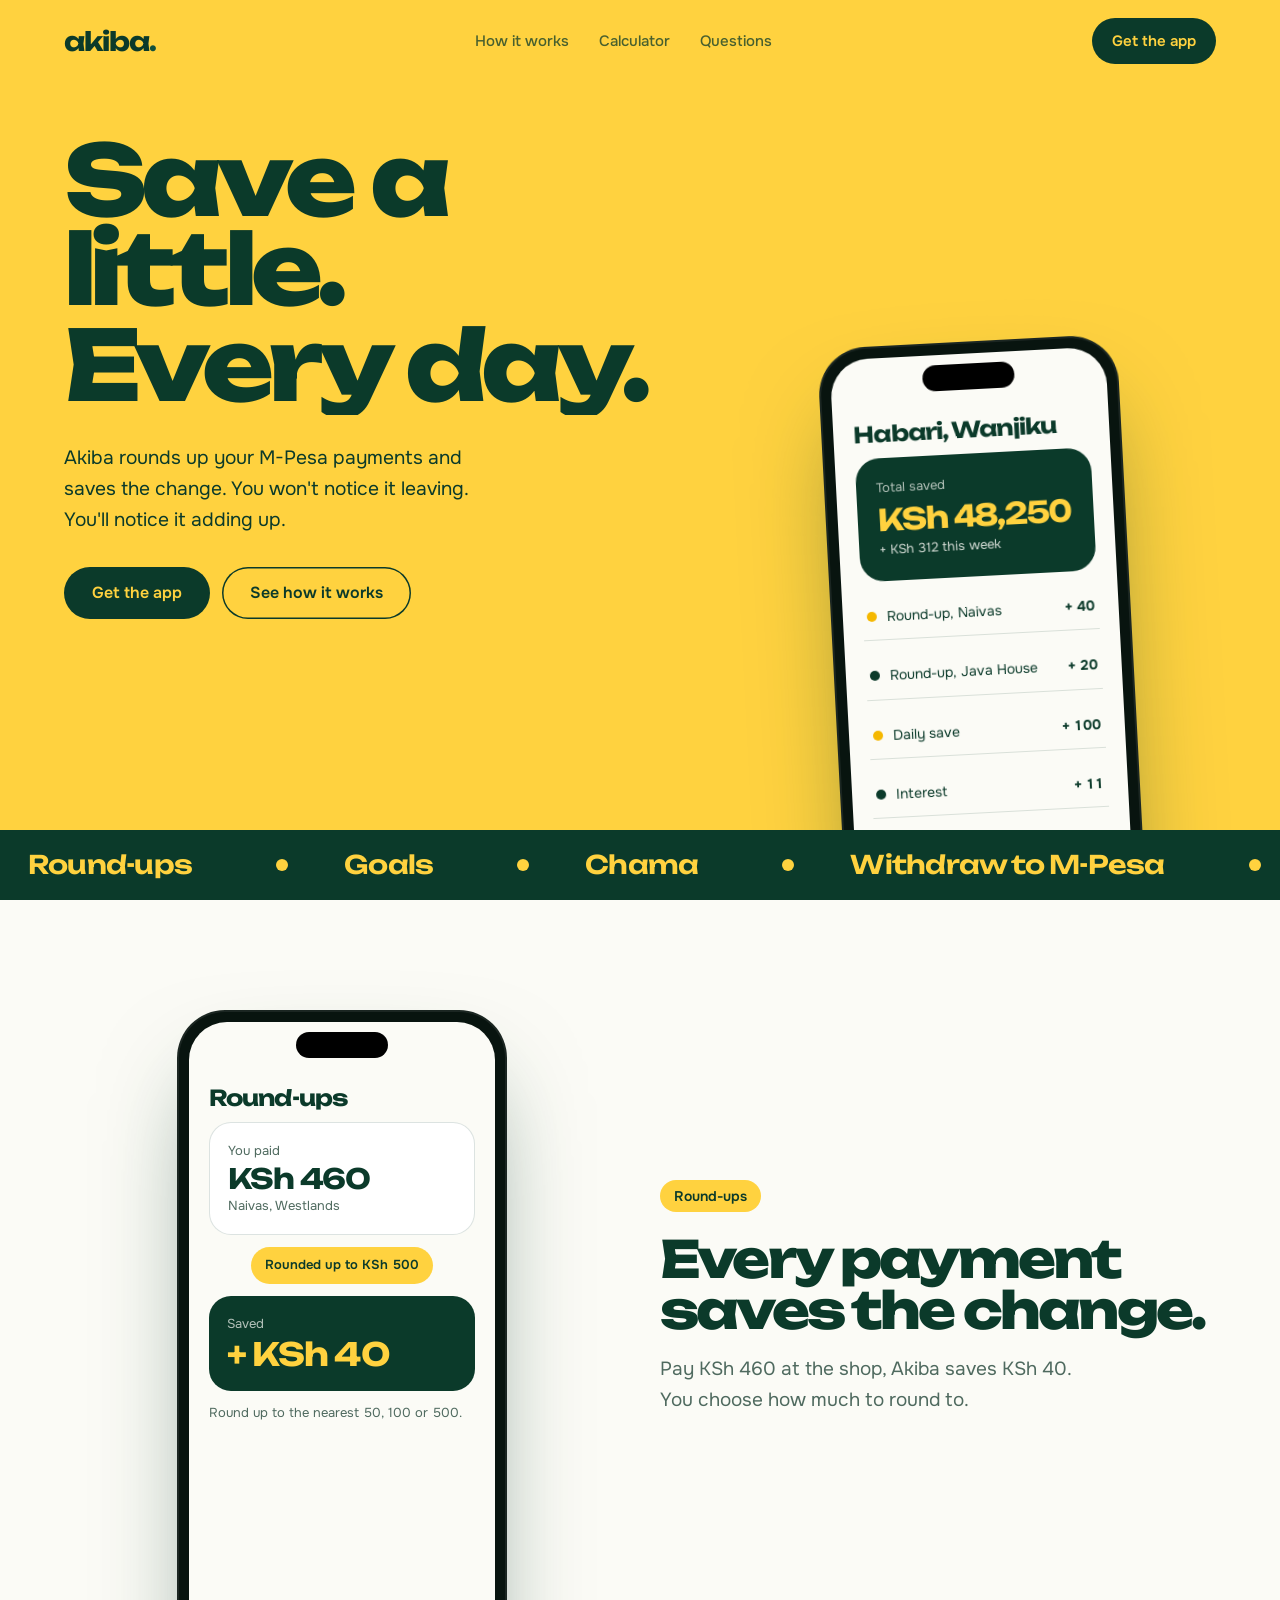
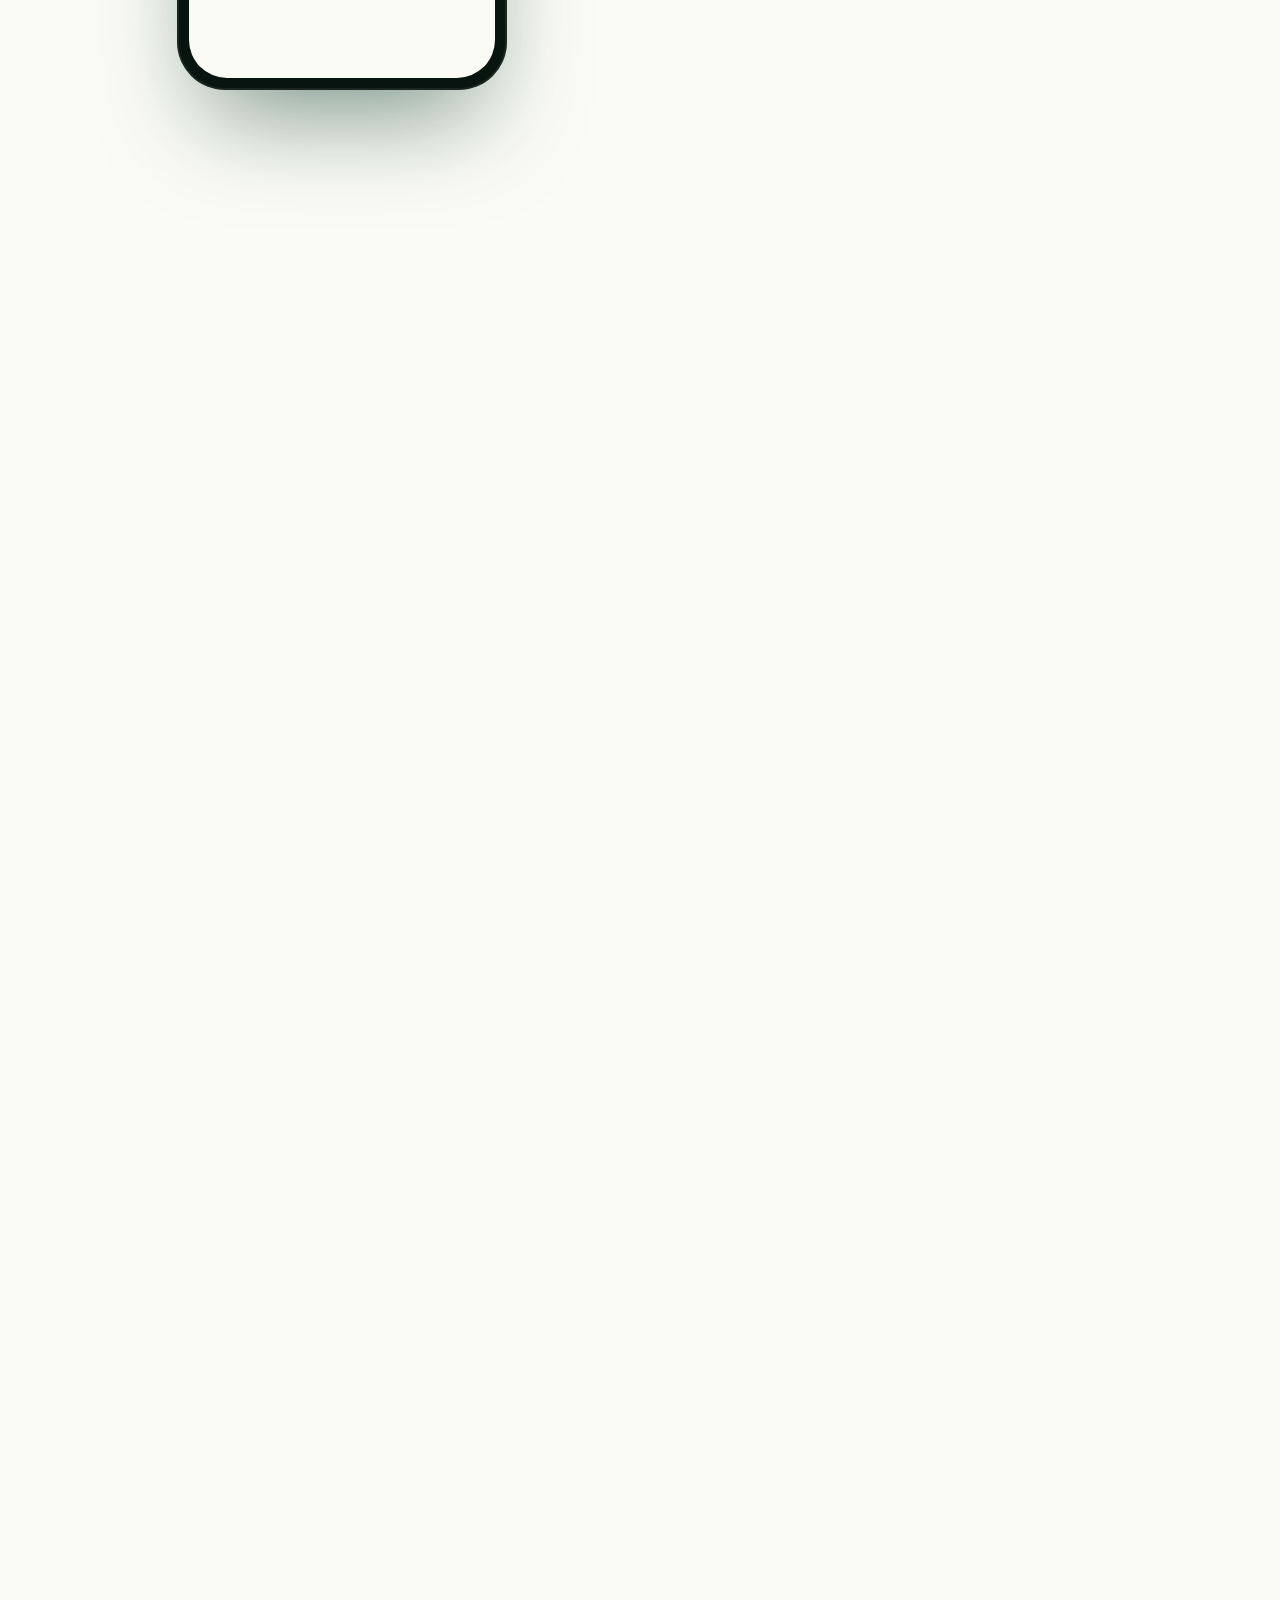
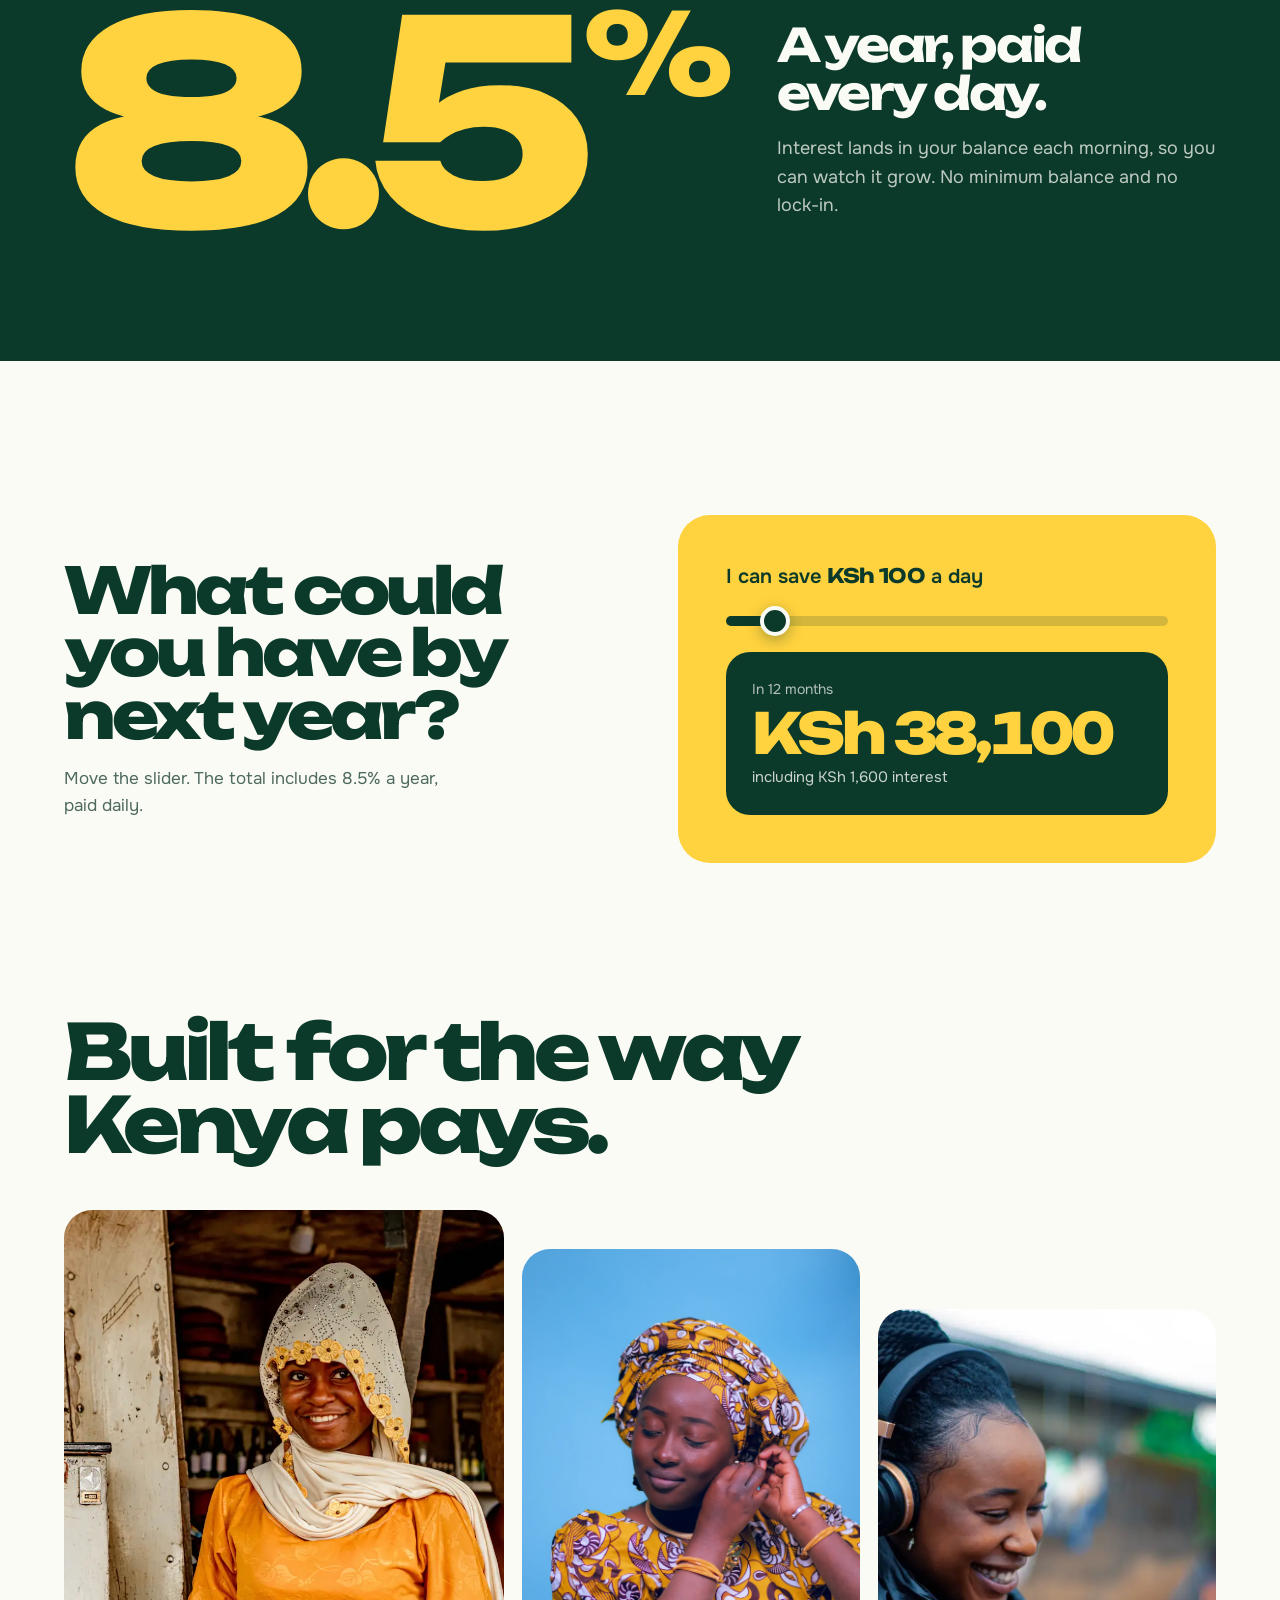
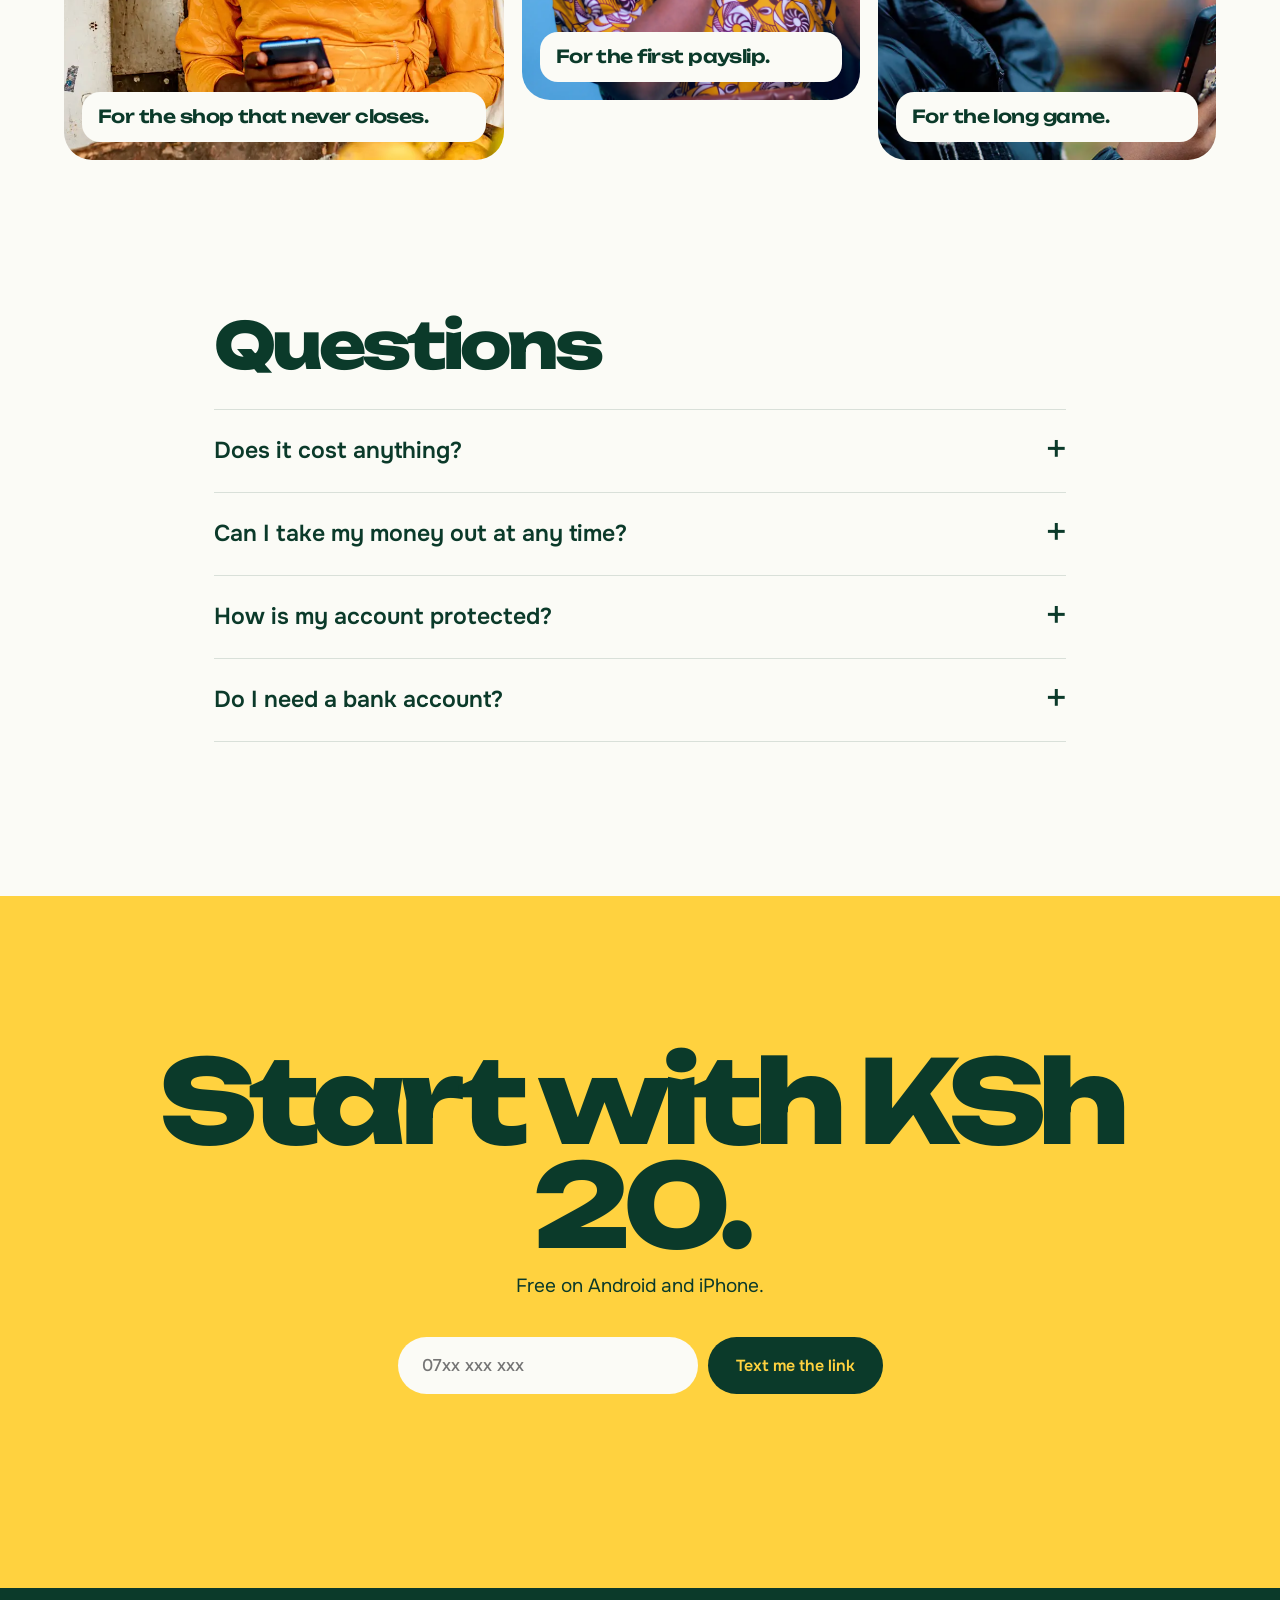
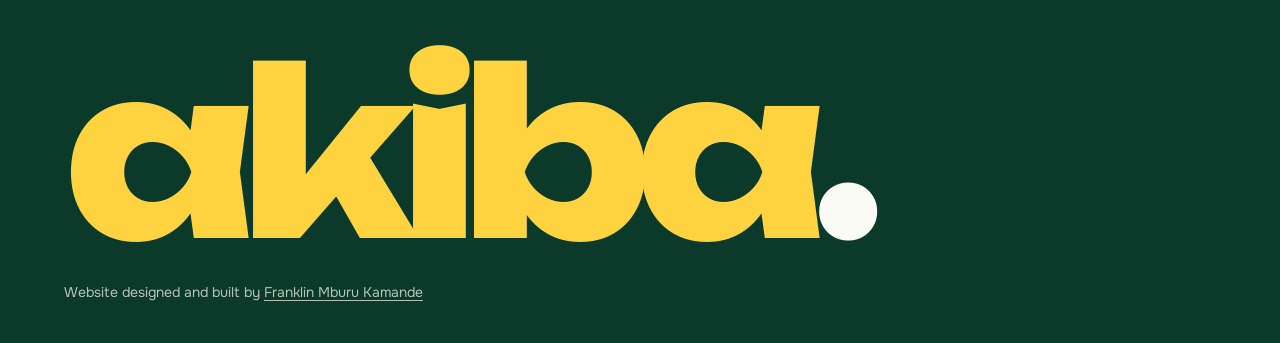
<file: public/concepts/akiba/index.html>
<!doctype html>
<html lang="en">
<head>
  <meta charset="utf-8" />
  <meta name="viewport" content="width=device-width, initial-scale=1" />
  <title>Akiba — Save a little, every day</title>
  <meta name="description" content="Akiba rounds up your M-Pesa payments and saves the change. Goals, group savings and withdrawals in seconds." />
  <link rel="preload" href="fonts/unbounded.woff2" as="font" type="font/woff2" crossorigin />
  <link rel="stylesheet" href="styles.css" />
</head>
<body>
  <a class="skip" href="#main">Skip to content</a>

  <header class="nav" id="nav">
    <a class="nav__logo" href="#top">akiba<span aria-hidden="true">.</span></a>
    <nav class="nav__links" aria-label="Main">
      <a href="#how">How it works</a>
      <a href="#calculator">Calculator</a>
      <a href="#faq">Questions</a>
    </nav>
    <a class="nav__cta" href="#get">Get the app</a>
  </header>

  <main id="main">
    <!-- Hero -->
    <section class="hero" id="top">
      <h1 class="hero__title">
        <span class="line"><span>Save a little.</span></span>
        <span class="line"><span>Every day.</span></span>
      </h1>
      <p class="hero__lead">Akiba rounds up your M-Pesa payments and saves the change. You won't notice it leaving. You'll notice it adding up.</p>
      <div class="hero__ctas">
        <a class="button" href="#get">Get the app</a>
        <a class="button button--ghost" href="#how">See how it works</a>
      </div>

      <div class="hero__phone" aria-hidden="true">
        <div class="phone">
          <div class="phone__notch"></div>
          <div class="screen screen--home is-on">
            <p class="s-hello">Habari, Wanjiku</p>
            <div class="s-card">
              <small>Total saved</small>
              <strong>KSh <span id="hero-balance">0</span></strong>
              <span class="s-up">+ KSh 312 this week</span>
            </div>
            <div class="s-row"><span class="s-dot s-dot--sun"></span><span>Round-up, Naivas</span><b>+ 40</b></div>
            <div class="s-row"><span class="s-dot"></span><span>Round-up, Java House</span><b>+ 20</b></div>
            <div class="s-row"><span class="s-dot s-dot--sun"></span><span>Daily save</span><b>+ 100</b></div>
            <div class="s-row"><span class="s-dot"></span><span>Interest</span><b>+ 11</b></div>
          </div>
        </div>
      </div>
      <div class="hero__ticker" aria-hidden="true">
        <div class="ticker__run"><span>Round-ups</span><span>Goals</span><span>Chama</span><span>Withdraw to M-Pesa</span><span>Interest paid daily</span></div><div class="ticker__run"><span>Round-ups</span><span>Goals</span><span>Chama</span><span>Withdraw to M-Pesa</span><span>Interest paid daily</span></div>
      </div>
    </section>

    <!-- How it works: pinned phone, screens change with scroll -->
    <section class="how" id="how">
      <div class="how__pin">
        <div class="how__phone" aria-hidden="true">
          <div class="phone phone--big">
            <div class="phone__notch"></div>

            <div class="screen is-on" data-screen="0">
              <p class="s-title">Round-ups</p>
              <div class="s-pay"><small>You paid</small><strong>KSh 460</strong><span>Naivas, Westlands</span></div>
              <div class="s-arrow">Rounded up to KSh 500</div>
              <div class="s-saved"><small>Saved</small><strong>+ KSh 40</strong></div>
              <p class="s-note">Round up to the nearest 50, 100 or 500.</p>
            </div>

            <div class="screen" data-screen="1">
              <p class="s-title">Goals</p>
              <div class="s-goal"><span>School fees, January</span><b>64%</b><i style="--w: 64%"></i><small>KSh 32,000 of 50,000</small></div>
              <div class="s-goal"><span>New phone</span><b>38%</b><i style="--w: 38%"></i><small>KSh 11,400 of 30,000</small></div>
              <div class="s-goal"><span>Emergency fund</span><b>81%</b><i style="--w: 81%"></i><small>KSh 24,300 of 30,000</small></div>
            </div>

            <div class="screen" data-screen="2">
              <p class="s-title">Chama</p>
              <div class="s-chama"><small>Mama Mboga Circle</small><strong>KSh 186,000</strong><span>6 members, KSh 2,000 a week</span></div>
              <div class="s-members"><i>WK</i><i>AN</i><i>JM</i><i>FO</i><i>LW</i><i>+1</i></div>
              <div class="s-row"><span class="s-dot s-dot--sun"></span><span>Achieng paid</span><b>2,000</b></div>
              <div class="s-row"><span class="s-dot"></span><span>Next payout: Fatuma</span><b>Fri</b></div>
            </div>

            <div class="screen" data-screen="3">
              <p class="s-title">Withdraw</p>
              <div class="s-amount">KSh 5,000</div>
              <div class="s-row"><span class="s-dot s-dot--sun"></span><span>To M-Pesa 0712 *** 678</span><b>Free</b></div>
              <div class="s-done"><span>✓</span>Sent in 6 seconds</div>
            </div>
          </div>
        </div>

        <ol class="how__steps">
          <li data-step="0"><span class="how__n">Round-ups</span><h3>Every payment saves the change.</h3><p>Pay KSh 460 at the shop, Akiba saves KSh 40. You choose how much to round to.</p></li>
          <li data-step="1"><span class="how__n">Goals</span><h3>Name it, date it, watch it fill.</h3><p>School fees, a phone, a rainy day. Akiba tells you how much a day gets you there on time.</p></li>
          <li data-step="2"><span class="how__n">Chama</span><h3>Your chama, without the notebook.</h3><p>Everyone sees who paid and who's next. Payouts go out automatically on the day.</p></li>
          <li data-step="3"><span class="how__n">Withdraw</span><h3>Your money, back in seconds.</h3><p>Send to M-Pesa any time, day or night. No fee, no forms, no waiting.</p></li>
        </ol>
      </div>
    </section>

    <!-- Rate -->
    <section class="rate">
      <p class="rate__big">8.5<span>%</span></p>
      <div class="rate__text">
        <h2>A year, paid every day.</h2>
        <p>Interest lands in your balance each morning, so you can watch it grow. No minimum balance and no lock-in.</p>
      </div>
    </section>

    <!-- Calculator -->
    <section class="calc" id="calculator">
      <div class="calc__intro">
        <h2>What could you have by next year?</h2>
        <p>Move the slider. The total includes 8.5% a year, paid daily.</p>
      </div>
      <div class="calc__card">
        <label for="daily">I can save <output id="daily-out">KSh 100</output> a day</label>
        <input type="range" id="daily" min="20" max="1000" step="10" value="100" />
        <div class="calc__result">
          <small>In 12 months</small>
          <strong id="calc-total">KSh 38,000</strong>
          <span id="calc-interest">including KSh 1,500 interest</span>
        </div>
      </div>
    </section>

    <!-- People -->
    <section class="people">
      <h2 class="people__title">Built for the way Kenya pays.</h2>
      <div class="people__grid">
        <figure class="people__a"><img src="images/merchant.webp" alt="A shop owner checking her phone at her counter" loading="lazy" /><figcaption>For the shop that never closes.</figcaption></figure>
        <figure class="people__b"><img src="images/headphones.webp" alt="A young woman smiling at her phone" loading="lazy" /><figcaption>For the first payslip.</figcaption></figure>
        <figure class="people__c"><img src="images/orange.webp" alt="A woman in an orange top holding her phone" loading="lazy" /><figcaption>For the long game.</figcaption></figure>
      </div>
    </section>

    <!-- FAQ -->
    <section class="faq" id="faq">
      <h2>Questions</h2>
      <div class="faq__list">
        <details><summary>Does it cost anything?</summary><p>No. Saving, round-ups, goals, chamas and withdrawals to M-Pesa are all free.</p></details>
        <details><summary>Can I take my money out at any time?</summary><p>Yes. Withdraw to M-Pesa whenever you like. Most withdrawals arrive in seconds.</p></details>
        <details><summary>How is my account protected?</summary><p>Your PIN or fingerprint is needed for every withdrawal, and new phones must be approved from your old one or by our support team.</p></details>
        <details><summary>Do I need a bank account?</summary><p>No. All you need is an M-Pesa line and your national ID.</p></details>
      </div>
    </section>

    <!-- Get the app -->
    <section class="get" id="get">
      <h2>Start with KSh 20.</h2>
      <p>Free on Android and iPhone.</p>
      <form class="get__form" id="get-form" novalidate>
        <label class="sr-only" for="get-phone">Phone number</label>
        <input id="get-phone" type="tel" placeholder="07xx xxx xxx" autocomplete="tel" />
        <button class="button button--dark" type="submit">Text me the link</button>
      </form>
      <p class="get__status" id="get-status" role="status" aria-live="polite"></p>
    </section>
  </main>

  <footer class="footer">
    <p class="footer__logo">akiba<span>.</span></p>
    <p class="footer__credit">Website designed and built by <a href="https://franklins-portfolio-v1.vercel.app/" target="_blank" rel="noopener">Franklin Mburu Kamande</a></p>
  </footer>

  <script src="main.js"></script>
</body>
</html>
</file>
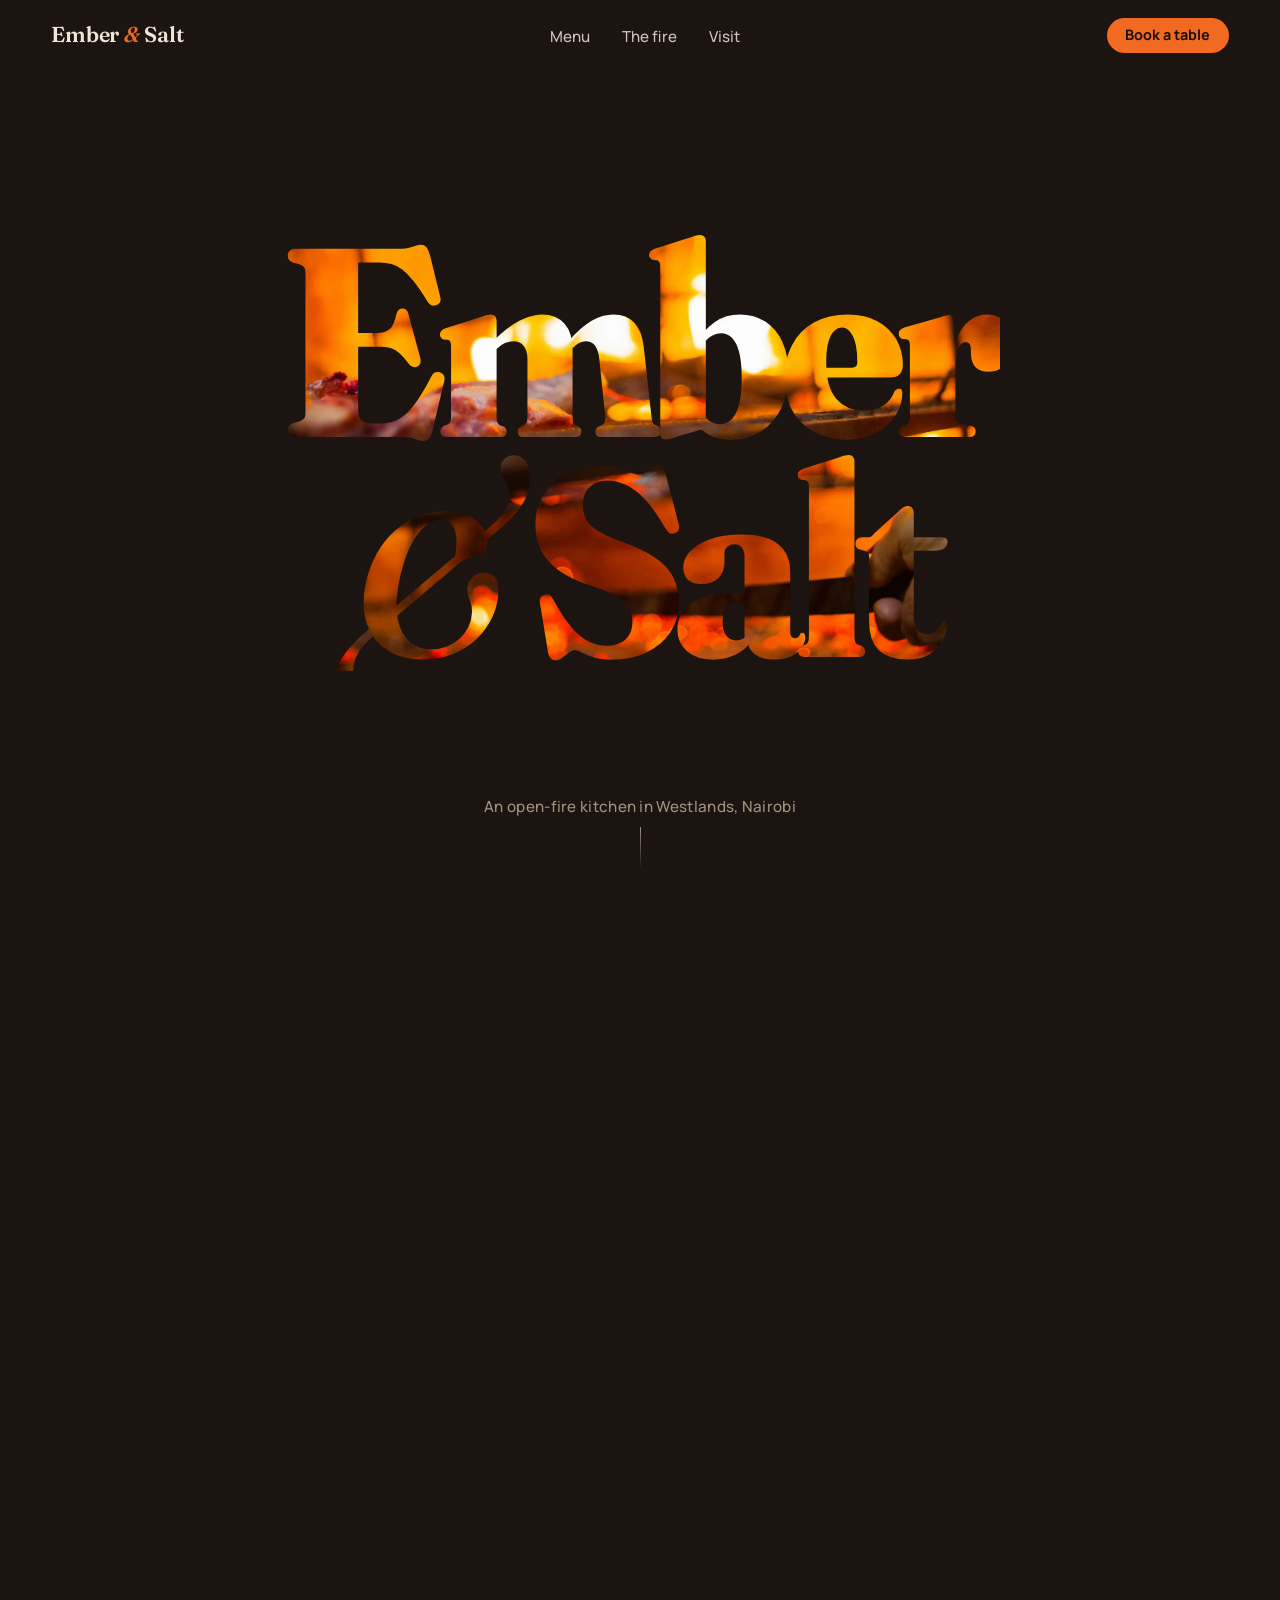
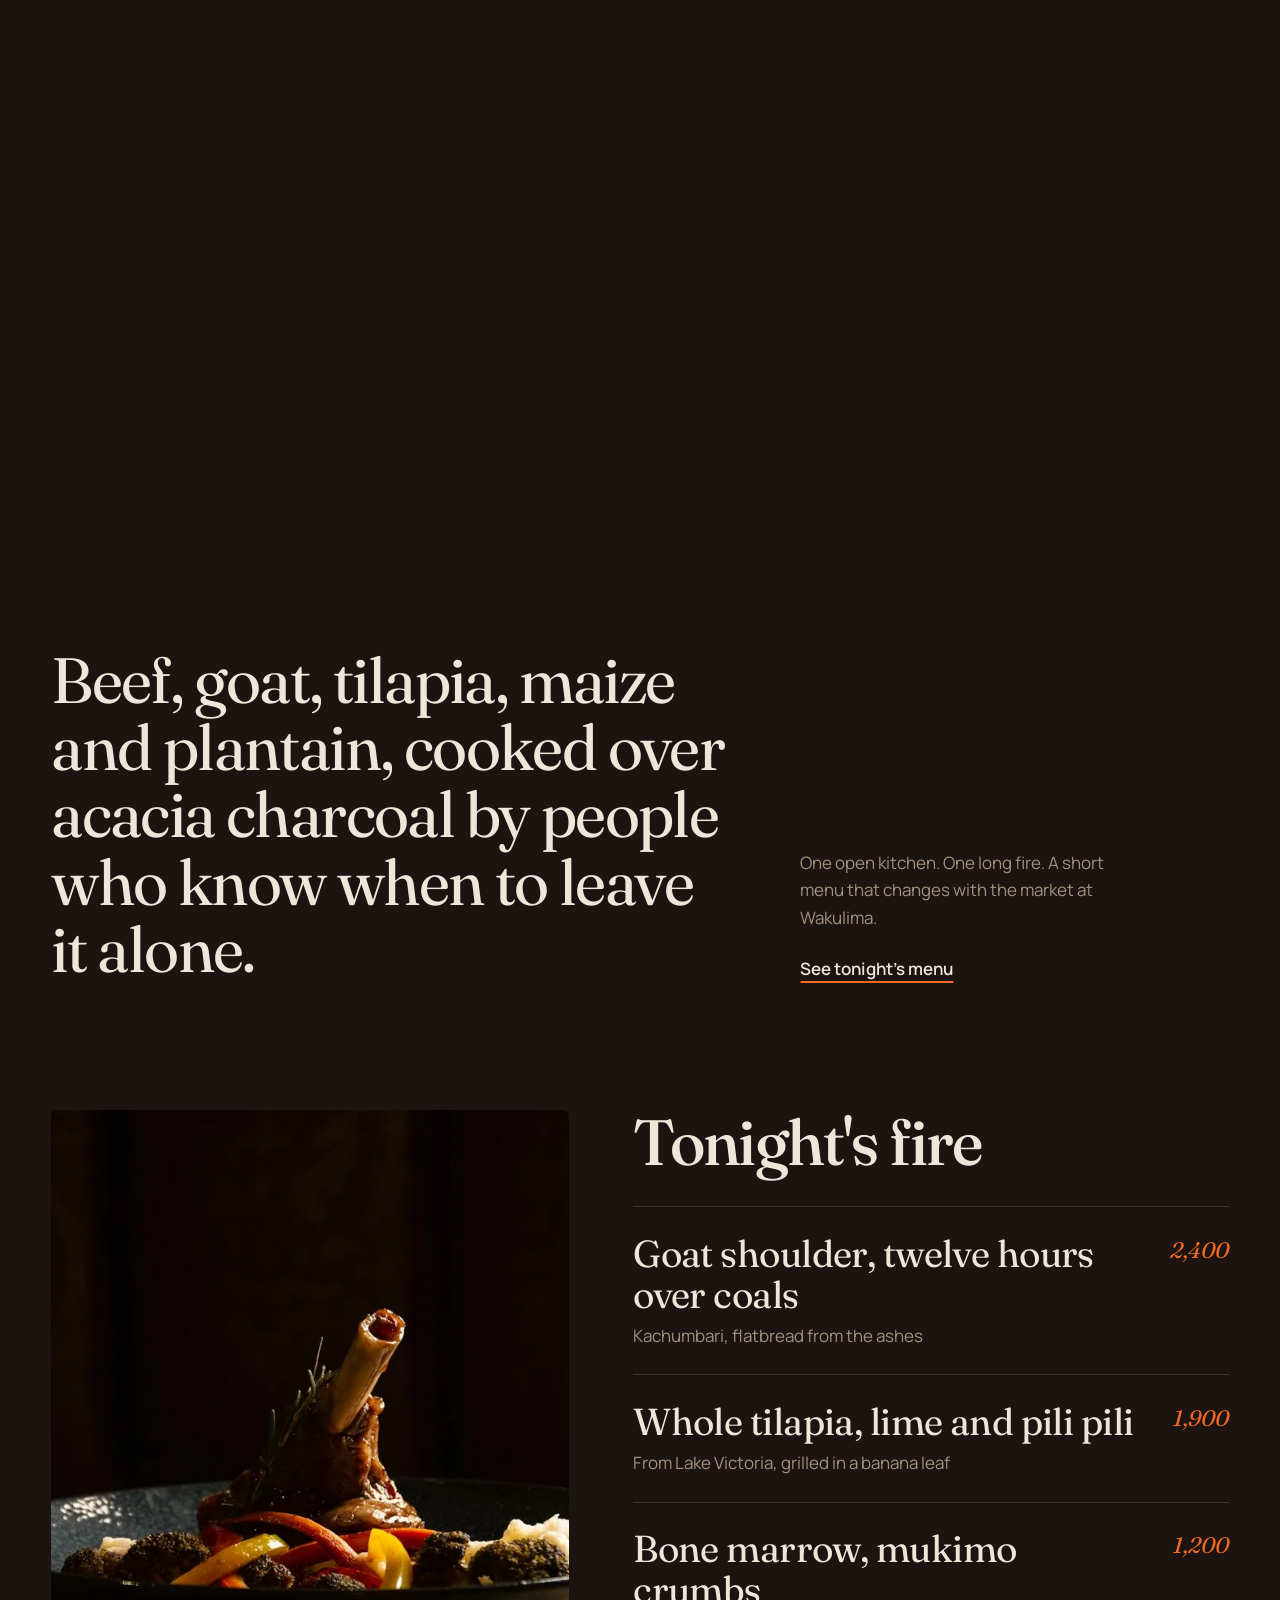
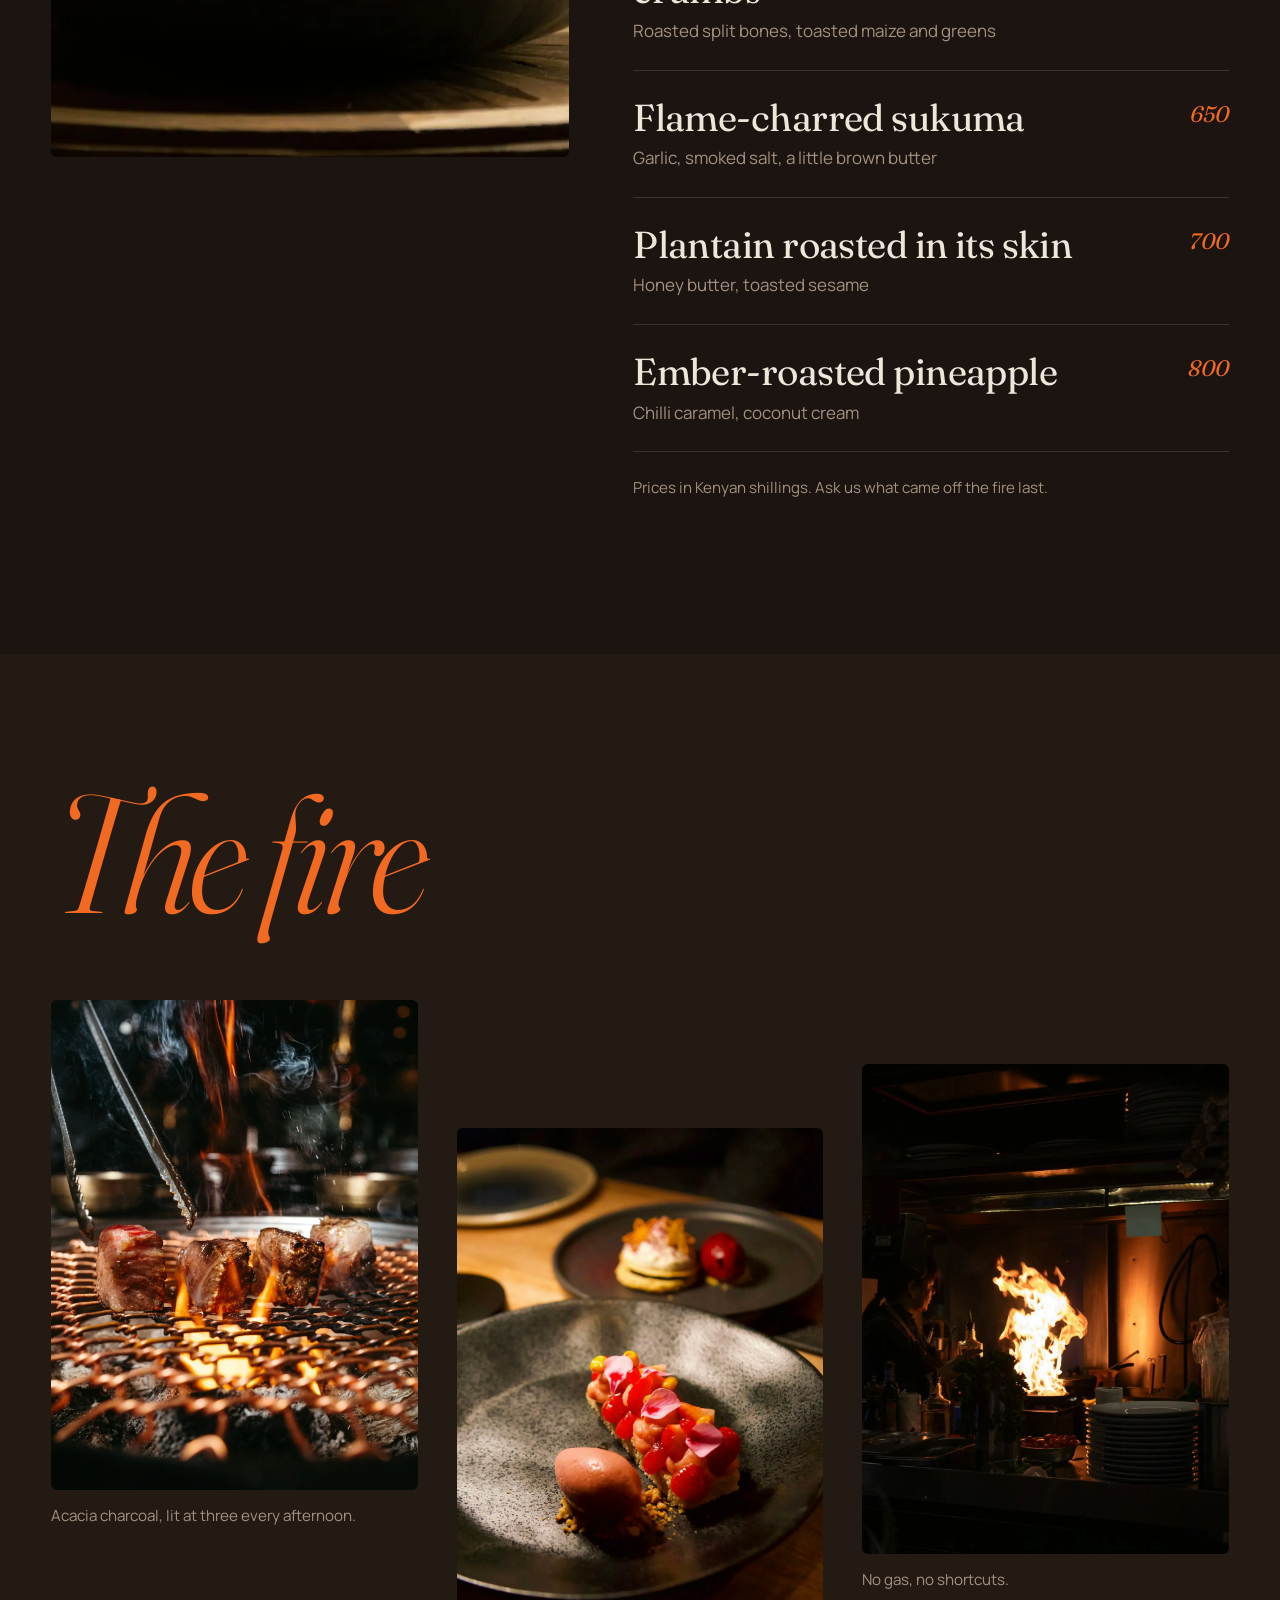
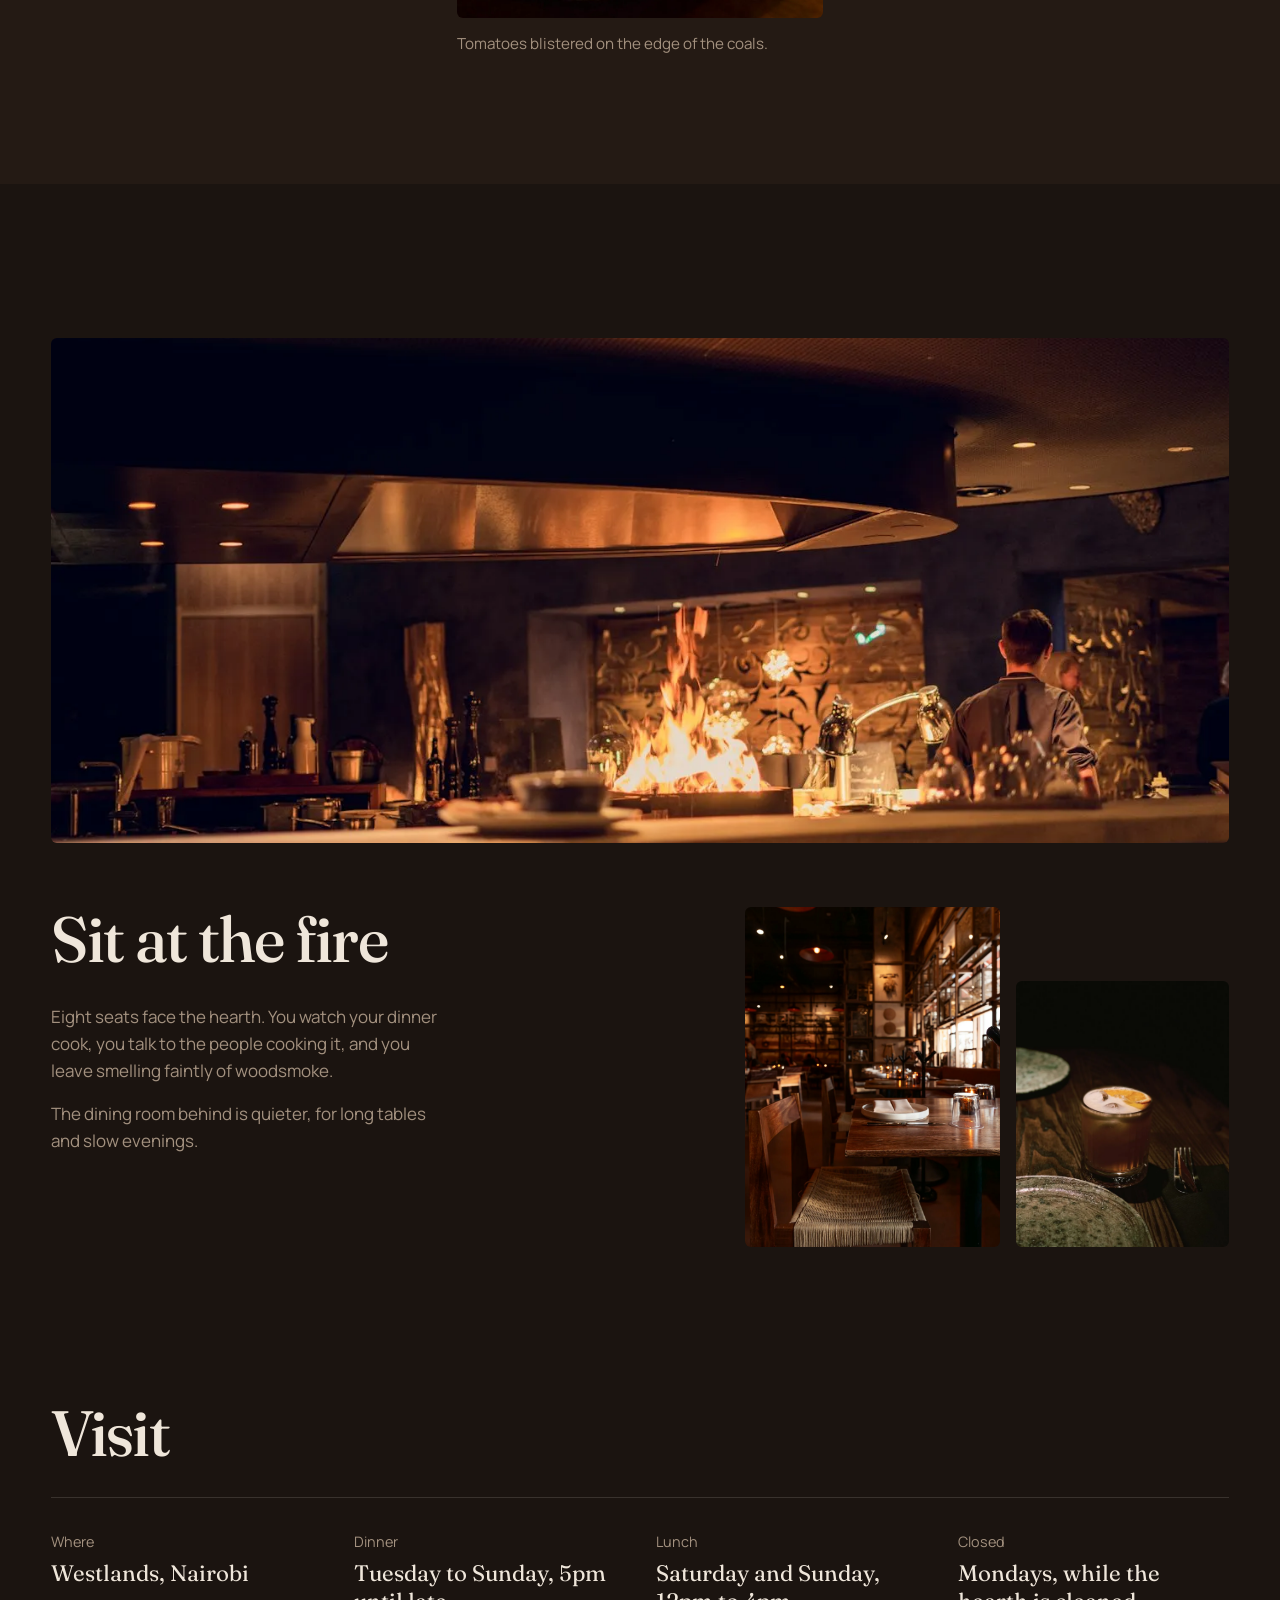
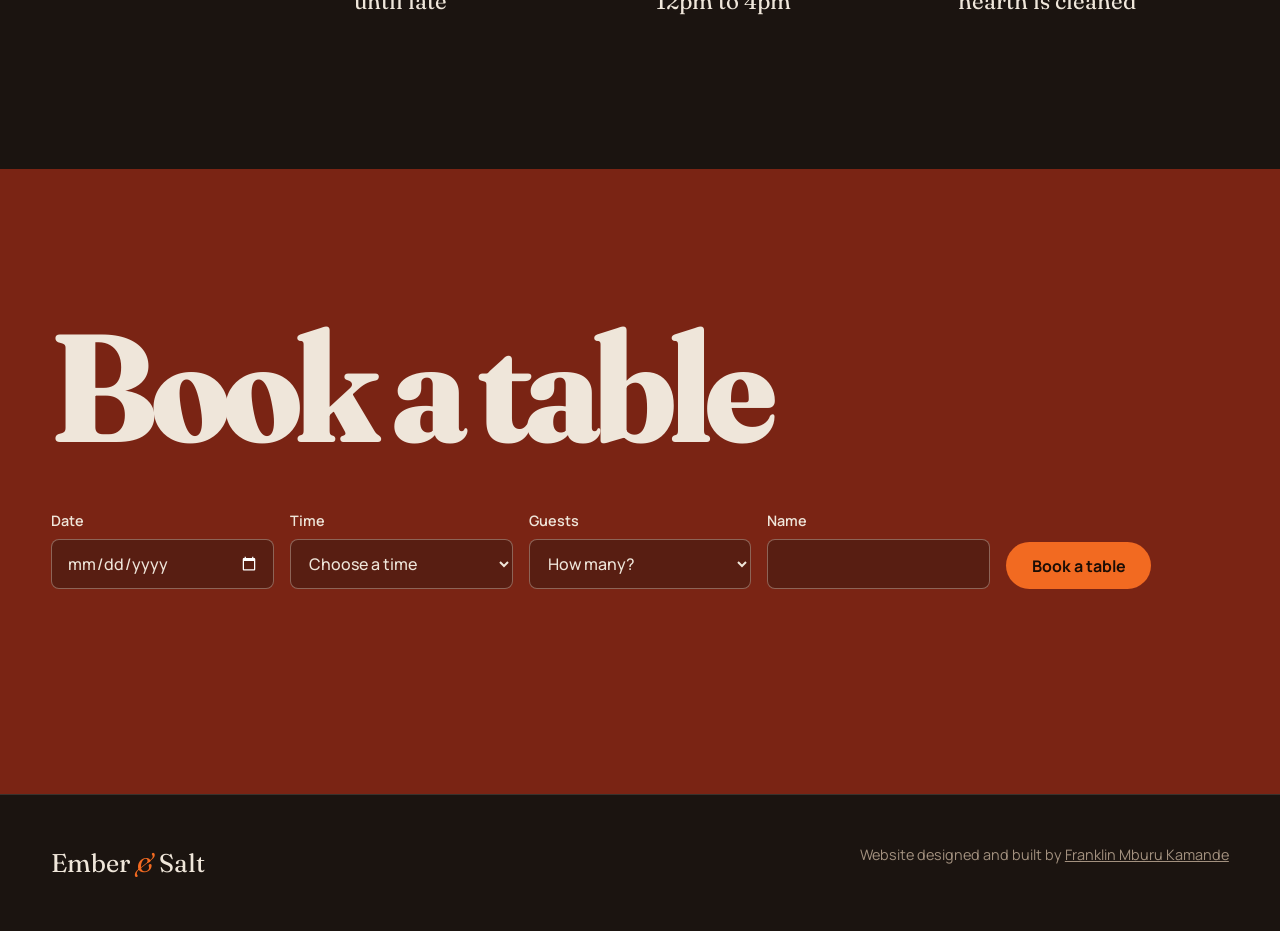
<file: public/concepts/ember-and-salt/index.html>
<!doctype html>
<html lang="en">
<head>
  <meta charset="utf-8">
  <meta name="viewport" content="width=device-width, initial-scale=1">
  <title>Ember &amp; Salt — Open-fire kitchen, Westlands, Nairobi</title>
  <meta name="description" content="An open-fire kitchen in Westlands, Nairobi. Everything is cooked over acacia charcoal.">
  <meta name="theme-color" content="#1B1410">
  <link rel="preload" href="fonts/fraunces.woff2" as="font" type="font/woff2" crossorigin>
  <link rel="preload" href="images/hero-fire.webp" as="image">
  <link rel="icon" href="data:image/svg+xml,%3Csvg xmlns='http://www.w3.org/2000/svg' viewBox='0 0 64 64'%3E%3Crect width='64' height='64' rx='14' fill='%231B1410'/%3E%3Ctext x='32' y='44' text-anchor='middle' font-family='Georgia,serif' font-size='34' font-style='italic' fill='%23F26A21'%3E%26amp;%3C/text%3E%3C/svg%3E">
  <link rel="stylesheet" href="styles.css">
</head>
<body>
  <a class="skip" href="#main">Skip to content</a>

  <header class="nav" id="nav">
    <a class="nav__brand" href="#top" aria-label="Ember and Salt, back to top">Ember <i>&amp;</i> Salt</a>
    <nav aria-label="Main">
      <ul class="nav__links">
        <li><a href="#menu">Menu</a></li>
        <li><a href="#fire">The fire</a></li>
        <li><a href="#visit">Visit</a></li>
      </ul>
    </nav>
    <a class="btn btn--small" href="#book">Book a table</a>
  </header>

  <main id="main">
    <!-- Hero: the name is filled with fire; scrolling dives through it -->
    <section class="hero" id="top" aria-label="Ember and Salt">
      <div class="hero__stage">
        <img class="hero__photo" src="images/hero-fire.webp" alt="Flames rising behind a grill loaded with meat over glowing charcoal" width="1800" height="2700">
        <div class="hero__shade" aria-hidden="true"></div>
        <h1 class="hero__title">
          <span class="hero__word">Ember</span>
          <span class="hero__word hero__word--amp"><i>&amp;</i> Salt</span>
        </h1>
        <p class="hero__line">An open-fire kitchen in Westlands, Nairobi</p>
        <p class="hero__after">Everything here meets the fire.</p>
        <span class="hero__cue" aria-hidden="true"></span>
      </div>
    </section>

    <section class="intro" aria-labelledby="intro-heading">
      <h2 id="intro-heading" class="intro__text">
        Beef, goat, tilapia, maize and plantain, cooked over acacia charcoal by people who know when to leave it alone.
      </h2>
      <div class="intro__meta">
        <p>One open kitchen. One long fire. A short menu that changes with the market at Wakulima.</p>
        <a class="link" href="#menu">See tonight's menu</a>
      </div>
    </section>

    <section class="menu" id="menu" aria-labelledby="menu-heading">
      <div class="menu__photo">
        <img src="images/dish-shank.webp" alt="Slow-roasted goat shoulder on the bone in a dark bowl" width="1200" height="798" loading="lazy">
      </div>
      <div class="menu__list">
        <h2 id="menu-heading" class="section-title">Tonight's fire</h2>
        <ul class="dishes">
          <li class="dish">
            <h3 class="dish__name">Goat shoulder, twelve hours over coals</h3>
            <p class="dish__desc">Kachumbari, flatbread from the ashes</p>
            <p class="dish__price"><span class="sr-only">Price: </span>2,400</p>
          </li>
          <li class="dish">
            <h3 class="dish__name">Whole tilapia, lime and pili pili</h3>
            <p class="dish__desc">From Lake Victoria, grilled in a banana leaf</p>
            <p class="dish__price"><span class="sr-only">Price: </span>1,900</p>
          </li>
          <li class="dish">
            <h3 class="dish__name">Bone marrow, mukimo crumbs</h3>
            <p class="dish__desc">Roasted split bones, toasted maize and greens</p>
            <p class="dish__price"><span class="sr-only">Price: </span>1,200</p>
          </li>
          <li class="dish">
            <h3 class="dish__name">Flame-charred sukuma</h3>
            <p class="dish__desc">Garlic, smoked salt, a little brown butter</p>
            <p class="dish__price"><span class="sr-only">Price: </span>650</p>
          </li>
          <li class="dish">
            <h3 class="dish__name">Plantain roasted in its skin</h3>
            <p class="dish__desc">Honey butter, toasted sesame</p>
            <p class="dish__price"><span class="sr-only">Price: </span>700</p>
          </li>
          <li class="dish">
            <h3 class="dish__name">Ember-roasted pineapple</h3>
            <p class="dish__desc">Chilli caramel, coconut cream</p>
            <p class="dish__price"><span class="sr-only">Price: </span>800</p>
          </li>
        </ul>
        <p class="menu__note">Prices in Kenyan shillings. Ask us what came off the fire last.</p>
      </div>
    </section>

    <section class="fire" id="fire" aria-labelledby="fire-heading">
      <h2 id="fire-heading" class="fire__title">The fire</h2>
      <div class="fire__grid">
        <figure class="fire__item fire__item--tall">
          <img src="images/coals.webp" alt="Meat searing on a grill over glowing charcoal" width="1200" height="1798" loading="lazy">
          <figcaption>Acacia charcoal, lit at three every afternoon.</figcaption>
        </figure>
        <figure class="fire__item fire__item--mid">
          <img src="images/dish-red.webp" alt="A plated dish of charred tomatoes and fresh flowers" width="1200" height="1800" loading="lazy">
          <figcaption>Tomatoes blistered on the edge of the coals.</figcaption>
        </figure>
        <figure class="fire__item fire__item--low">
          <img src="images/chef-flame.webp" alt="A cook working beside tall flames in the open kitchen" width="1200" height="1658" loading="lazy">
          <figcaption>No gas, no shortcuts.</figcaption>
        </figure>
      </div>
    </section>

    <section class="room" aria-labelledby="room-heading">
      <div class="room__photo">
        <img src="images/kitchen.webp" alt="The open kitchen with the fire burning behind the counter" width="1400" height="788" loading="lazy">
      </div>
      <div class="room__text">
        <h2 id="room-heading" class="section-title">Sit at the fire</h2>
        <p>Eight seats face the hearth. You watch your dinner cook, you talk to the people cooking it, and you leave smelling faintly of woodsmoke.</p>
        <p>The dining room behind is quieter, for long tables and slow evenings.</p>
      </div>
      <div class="room__side">
        <img src="images/interior.webp" alt="Warm, wood-panelled dining room lit by candles" width="1600" height="2400" loading="lazy">
        <img src="images/cocktail.webp" alt="A smoked dawa cocktail on a wooden bar" width="1000" height="1333" loading="lazy">
      </div>
    </section>

    <section class="visit" id="visit" aria-labelledby="visit-heading">
      <h2 id="visit-heading" class="section-title">Visit</h2>
      <dl class="visit__facts">
        <div><dt>Where</dt><dd>Westlands, Nairobi</dd></div>
        <div><dt>Dinner</dt><dd>Tuesday to Sunday, 5pm until late</dd></div>
        <div><dt>Lunch</dt><dd>Saturday and Sunday, 12pm to 4pm</dd></div>
        <div><dt>Closed</dt><dd>Mondays, while the hearth is cleaned</dd></div>
      </dl>
    </section>

    <section class="book" id="book" aria-labelledby="book-heading">
      <h2 id="book-heading" class="book__title">Book a table</h2>
      <form class="book__form" id="book-form" novalidate>
        <label>Date<input type="date" name="date" required></label>
        <label>Time
          <select name="time" required>
            <option value="">Choose a time</option>
            <option>17:30</option><option>18:30</option><option>19:30</option><option>20:30</option><option>21:30</option>
          </select>
        </label>
        <label>Guests
          <select name="guests" required>
            <option value="">How many?</option>
            <option>1</option><option>2</option><option>3</option><option>4</option><option>5</option><option>6</option>
          </select>
        </label>
        <label>Name<input type="text" name="name" autocomplete="name" required></label>
        <button class="btn" type="submit">Book a table</button>
        <p class="book__status" id="book-status" role="status" aria-live="polite"></p>
      </form>
    </section>
  </main>

  <footer class="footer">
    <p class="footer__brand">Ember <i>&amp;</i> Salt</p>
    <p class="footer__note">
      Website designed and built by <a href="https://franklins-portfolio-v1.vercel.app/" target="_blank" rel="noopener">Franklin Mburu Kamande</a>
    </p>
  </footer>

  <script src="main.js"></script>
</body>
</html>
</file>
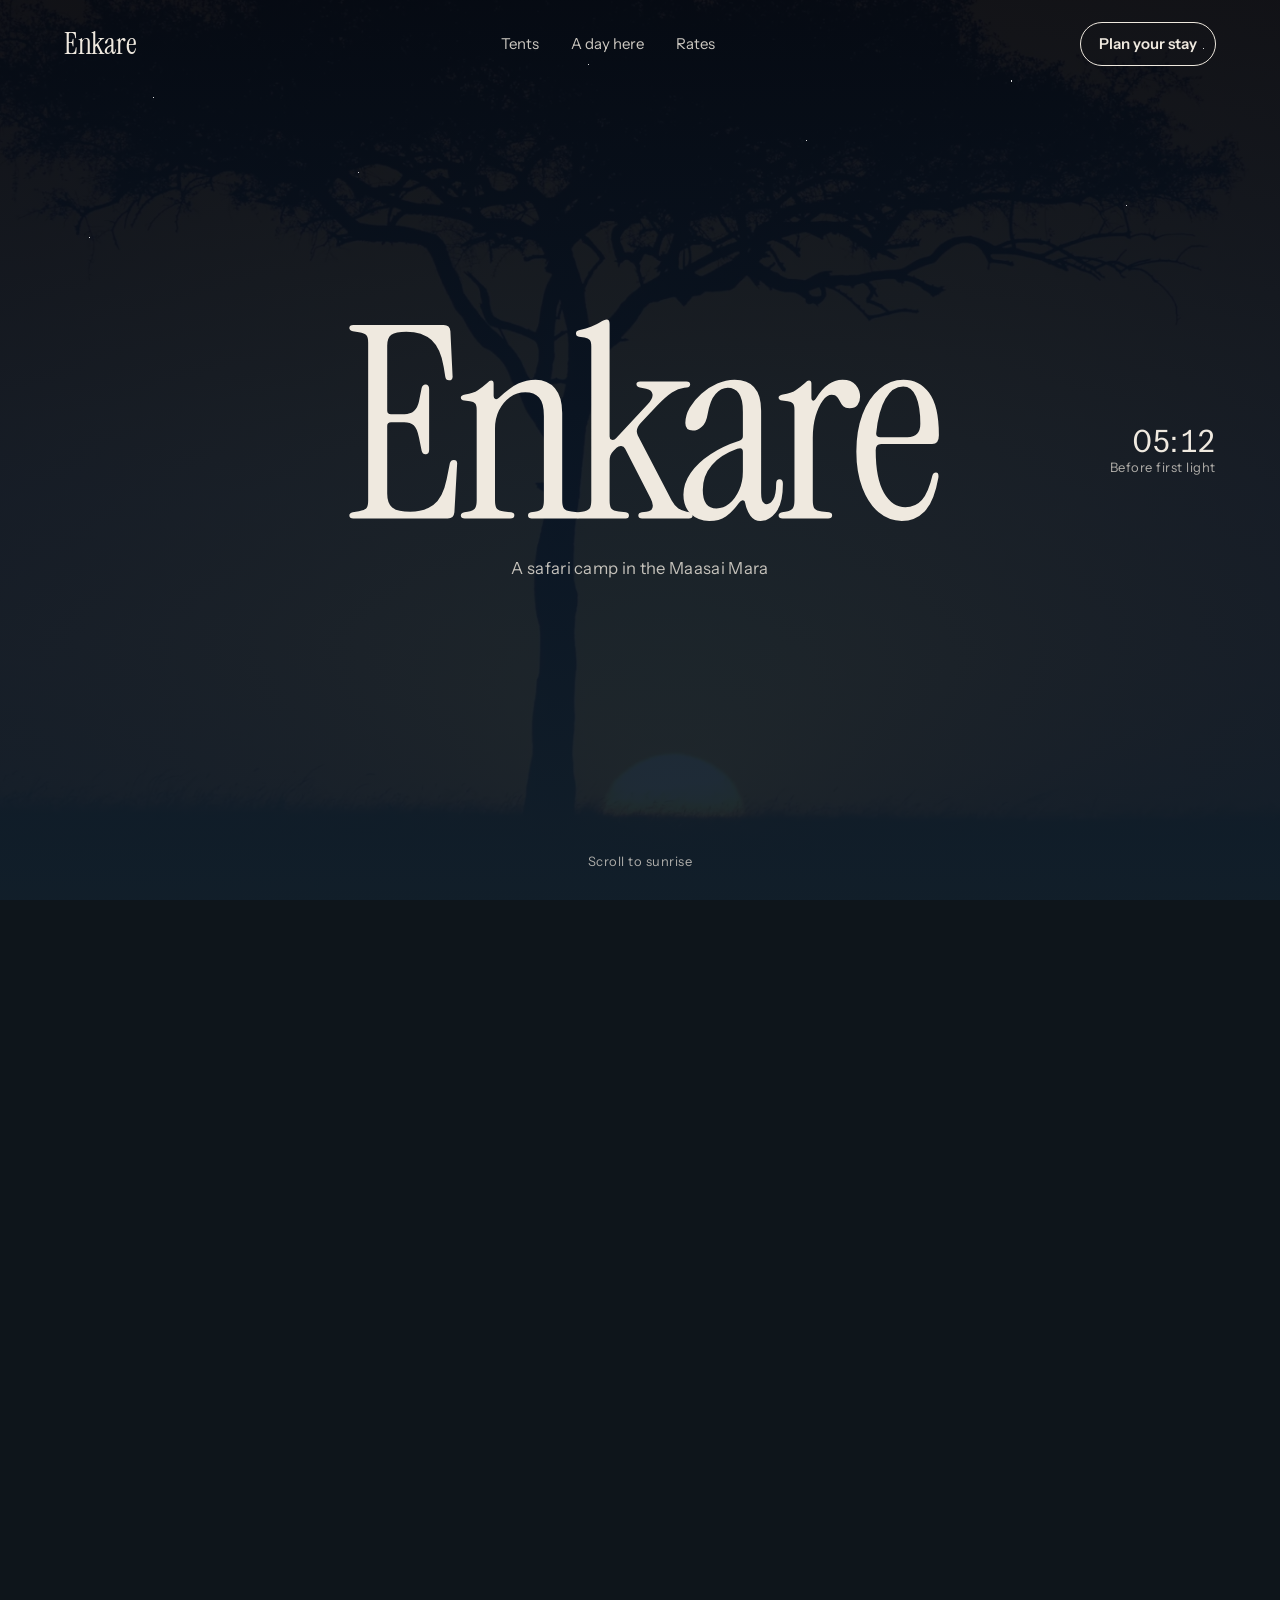
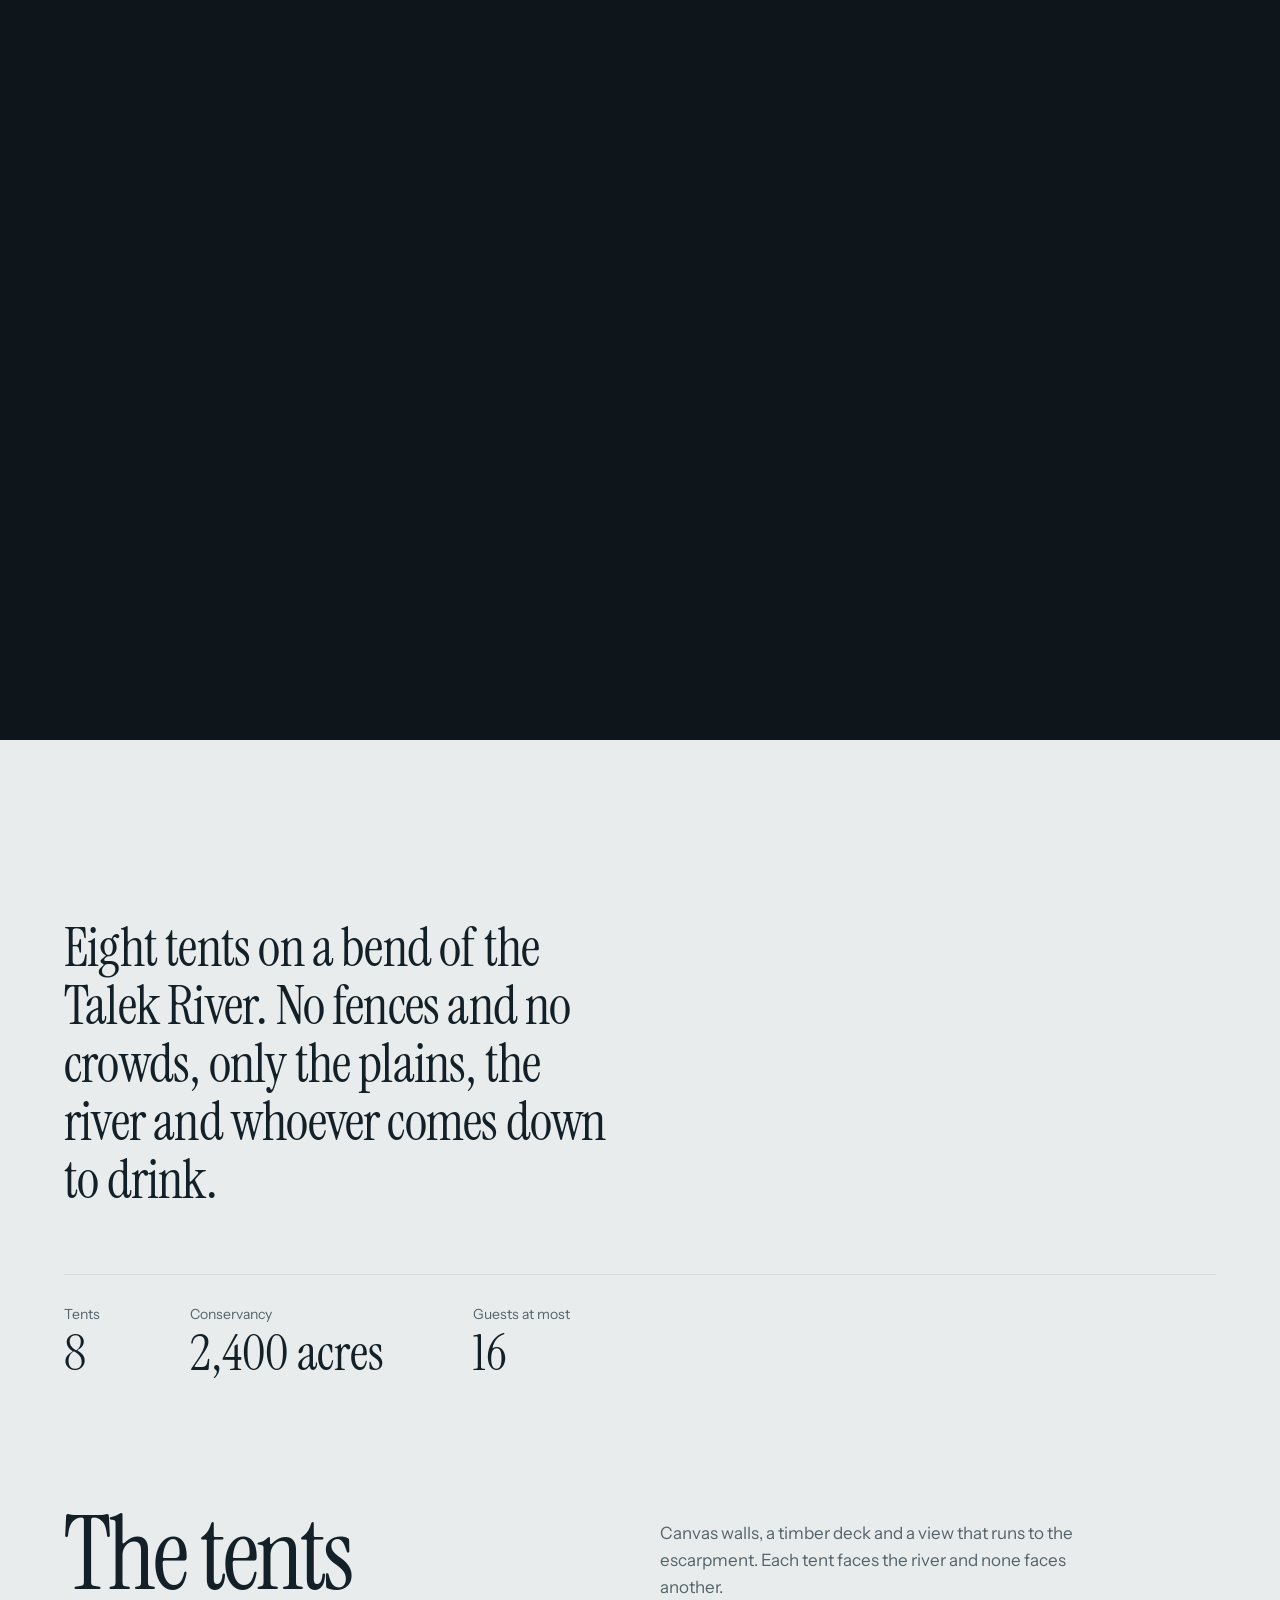
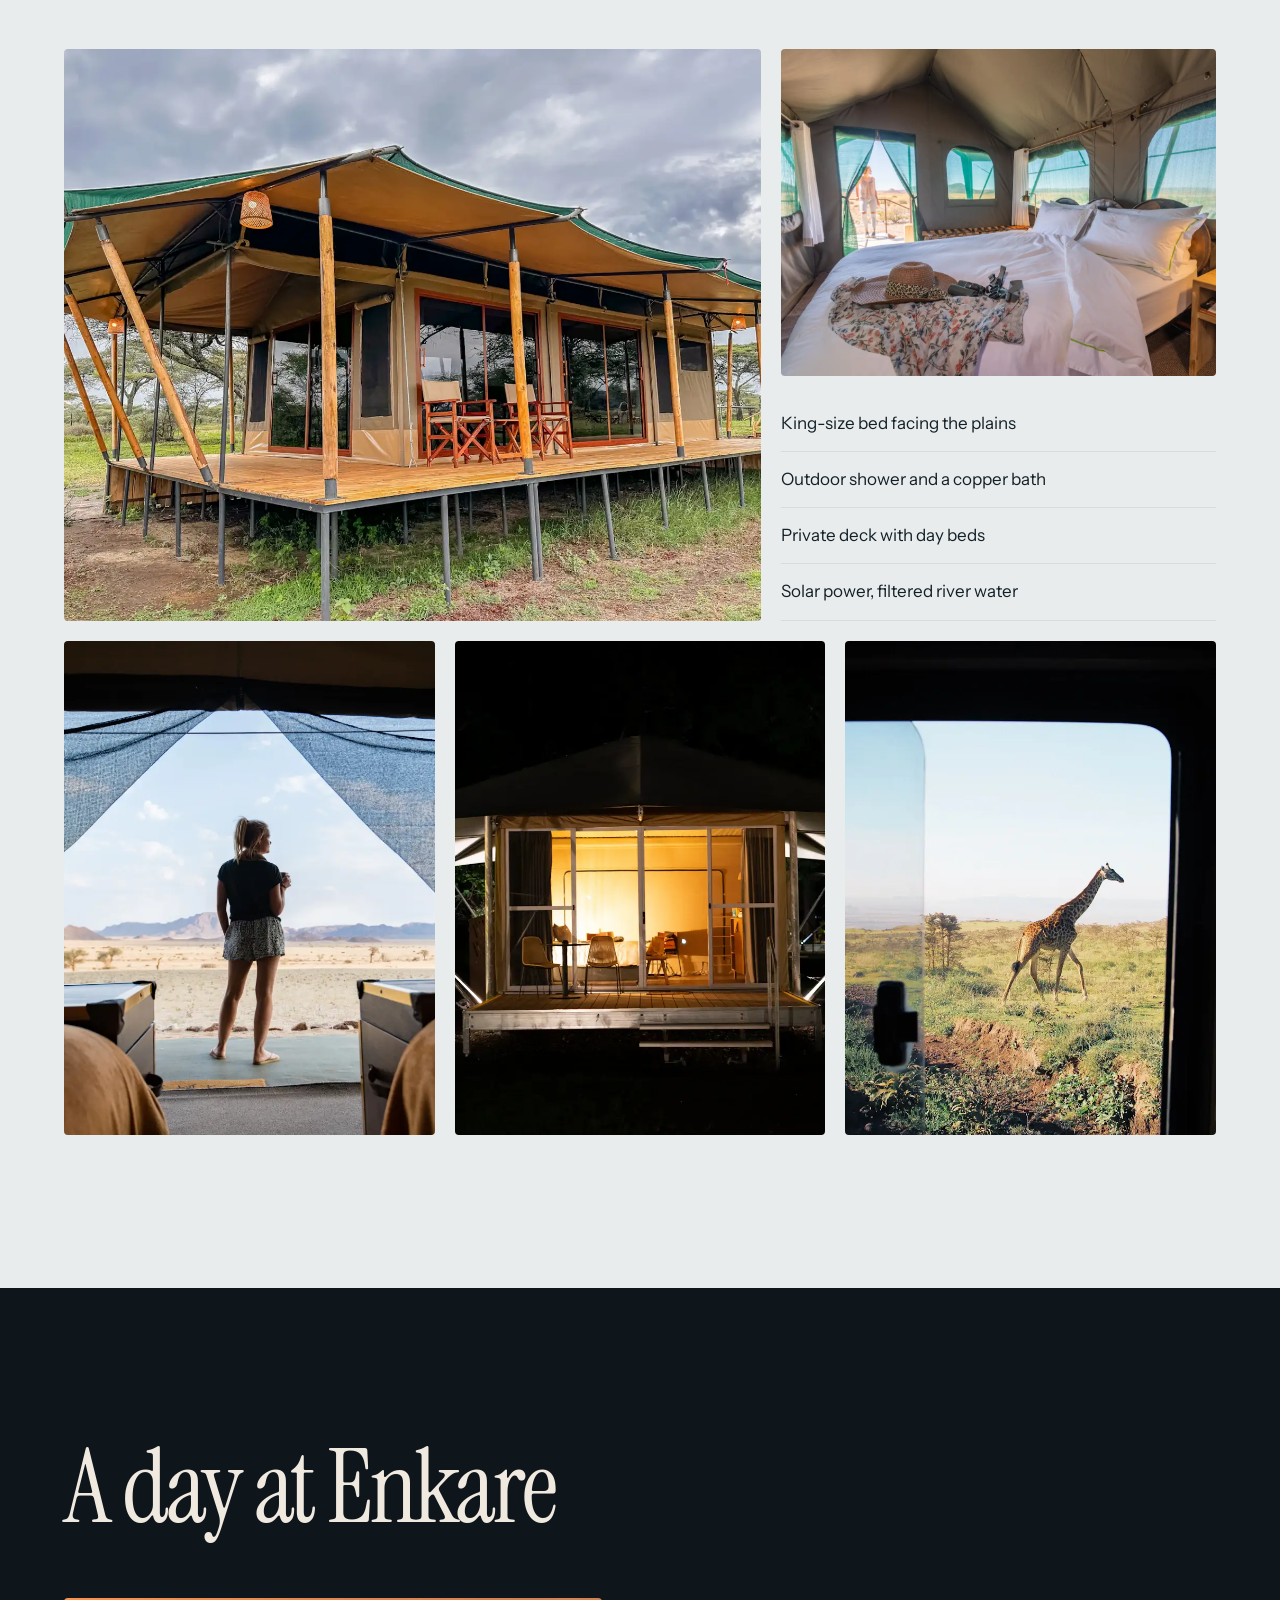
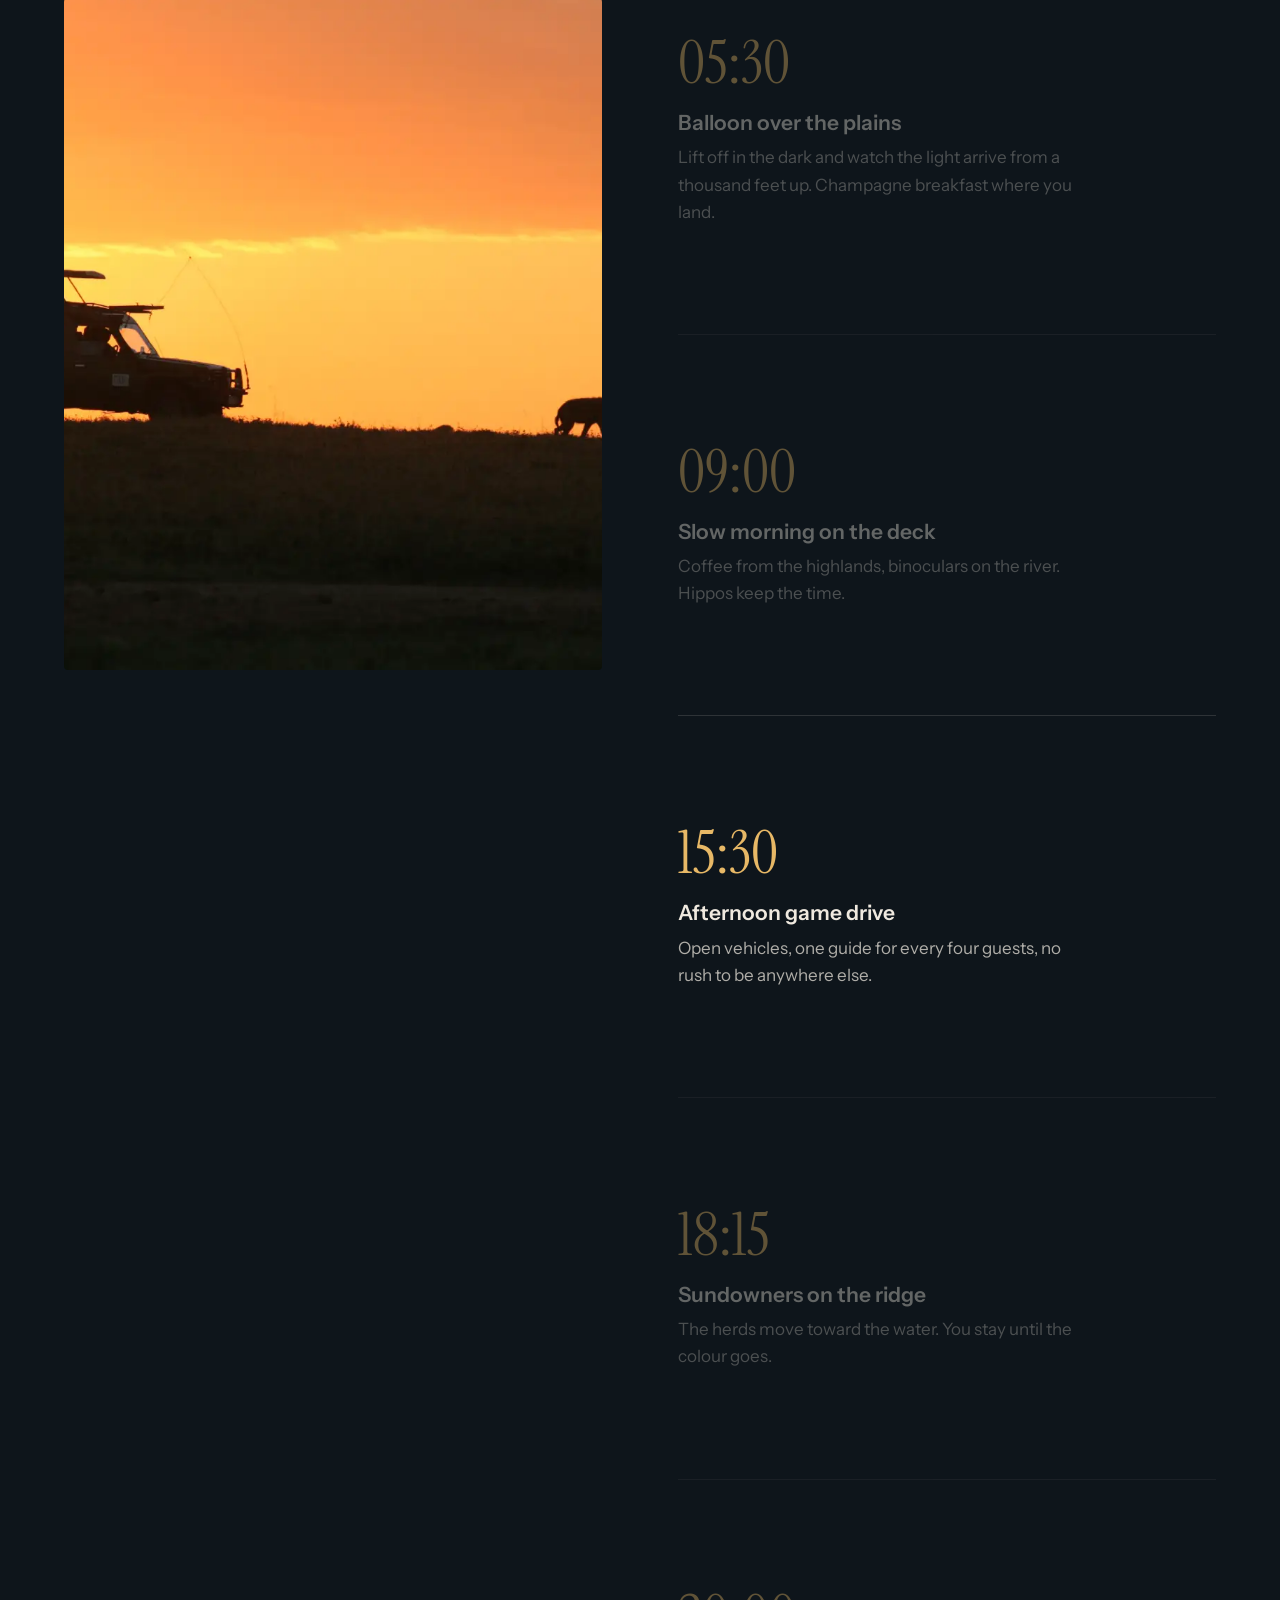
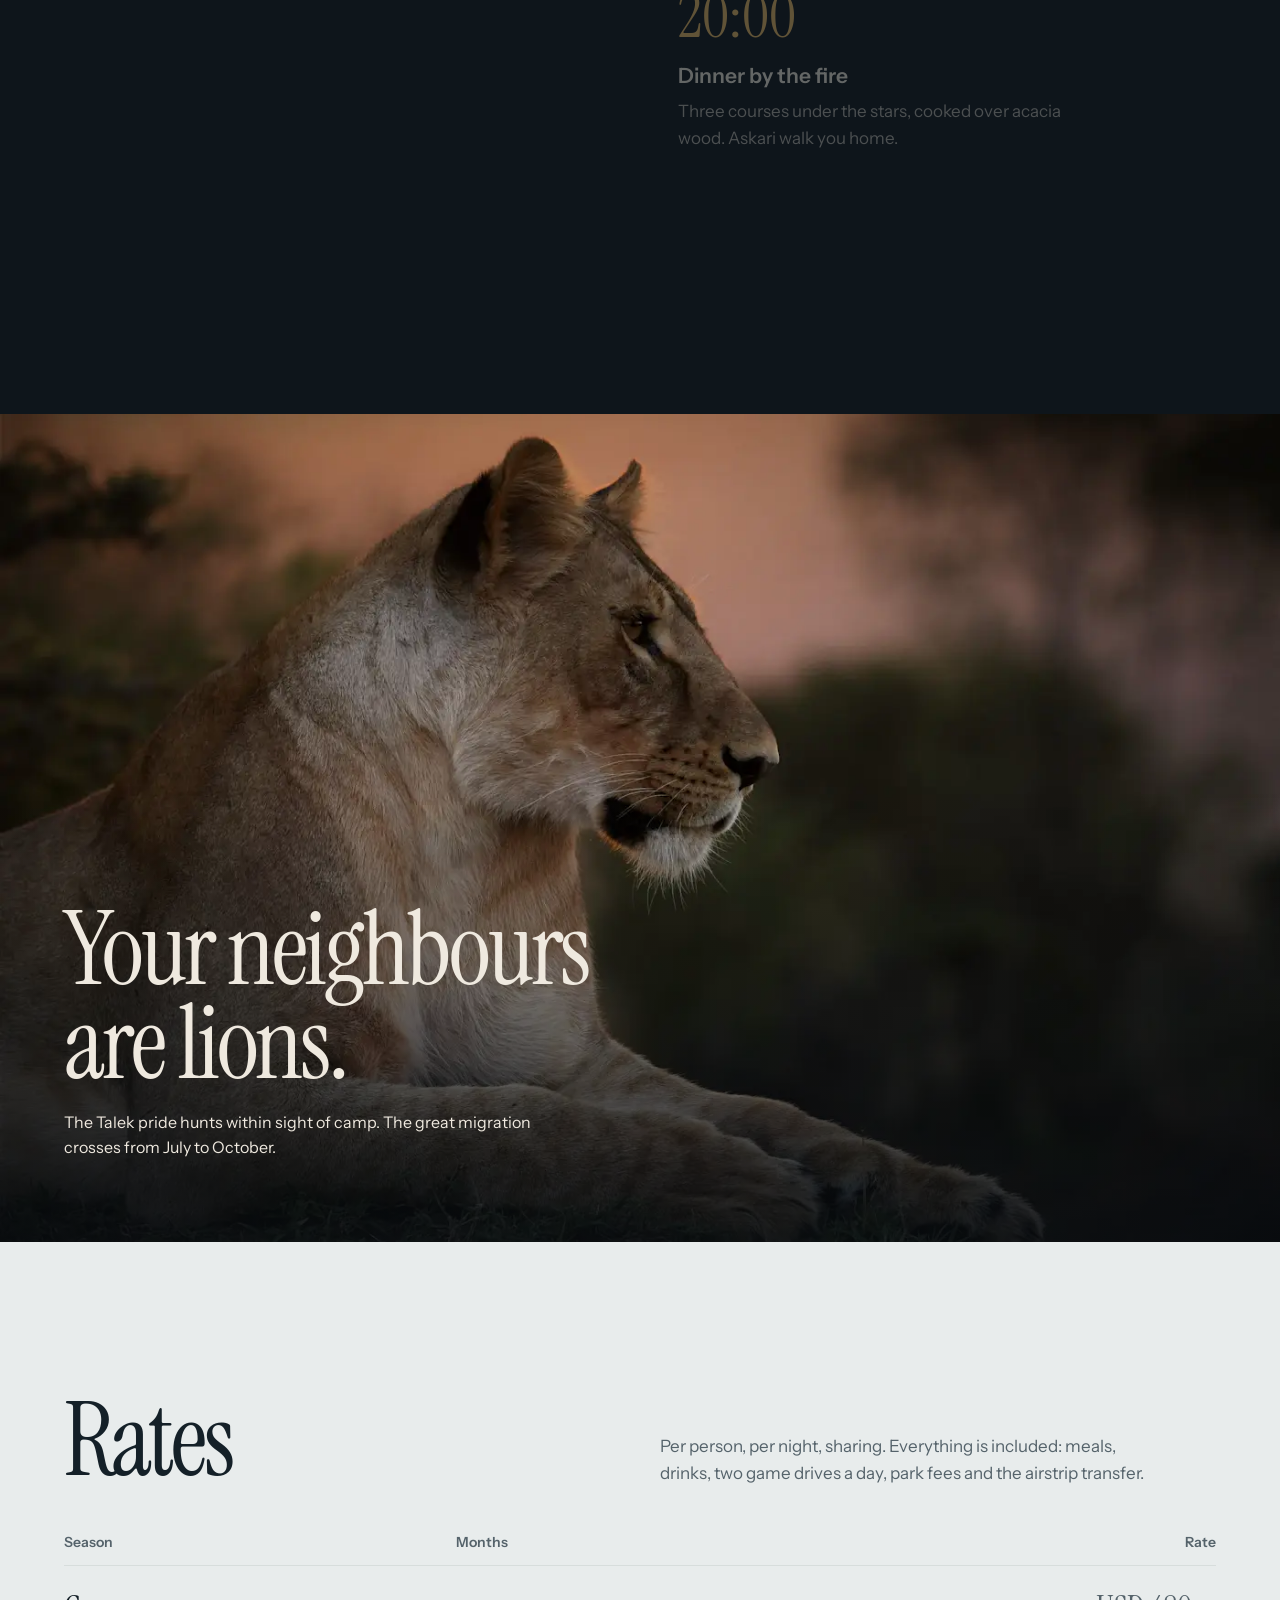
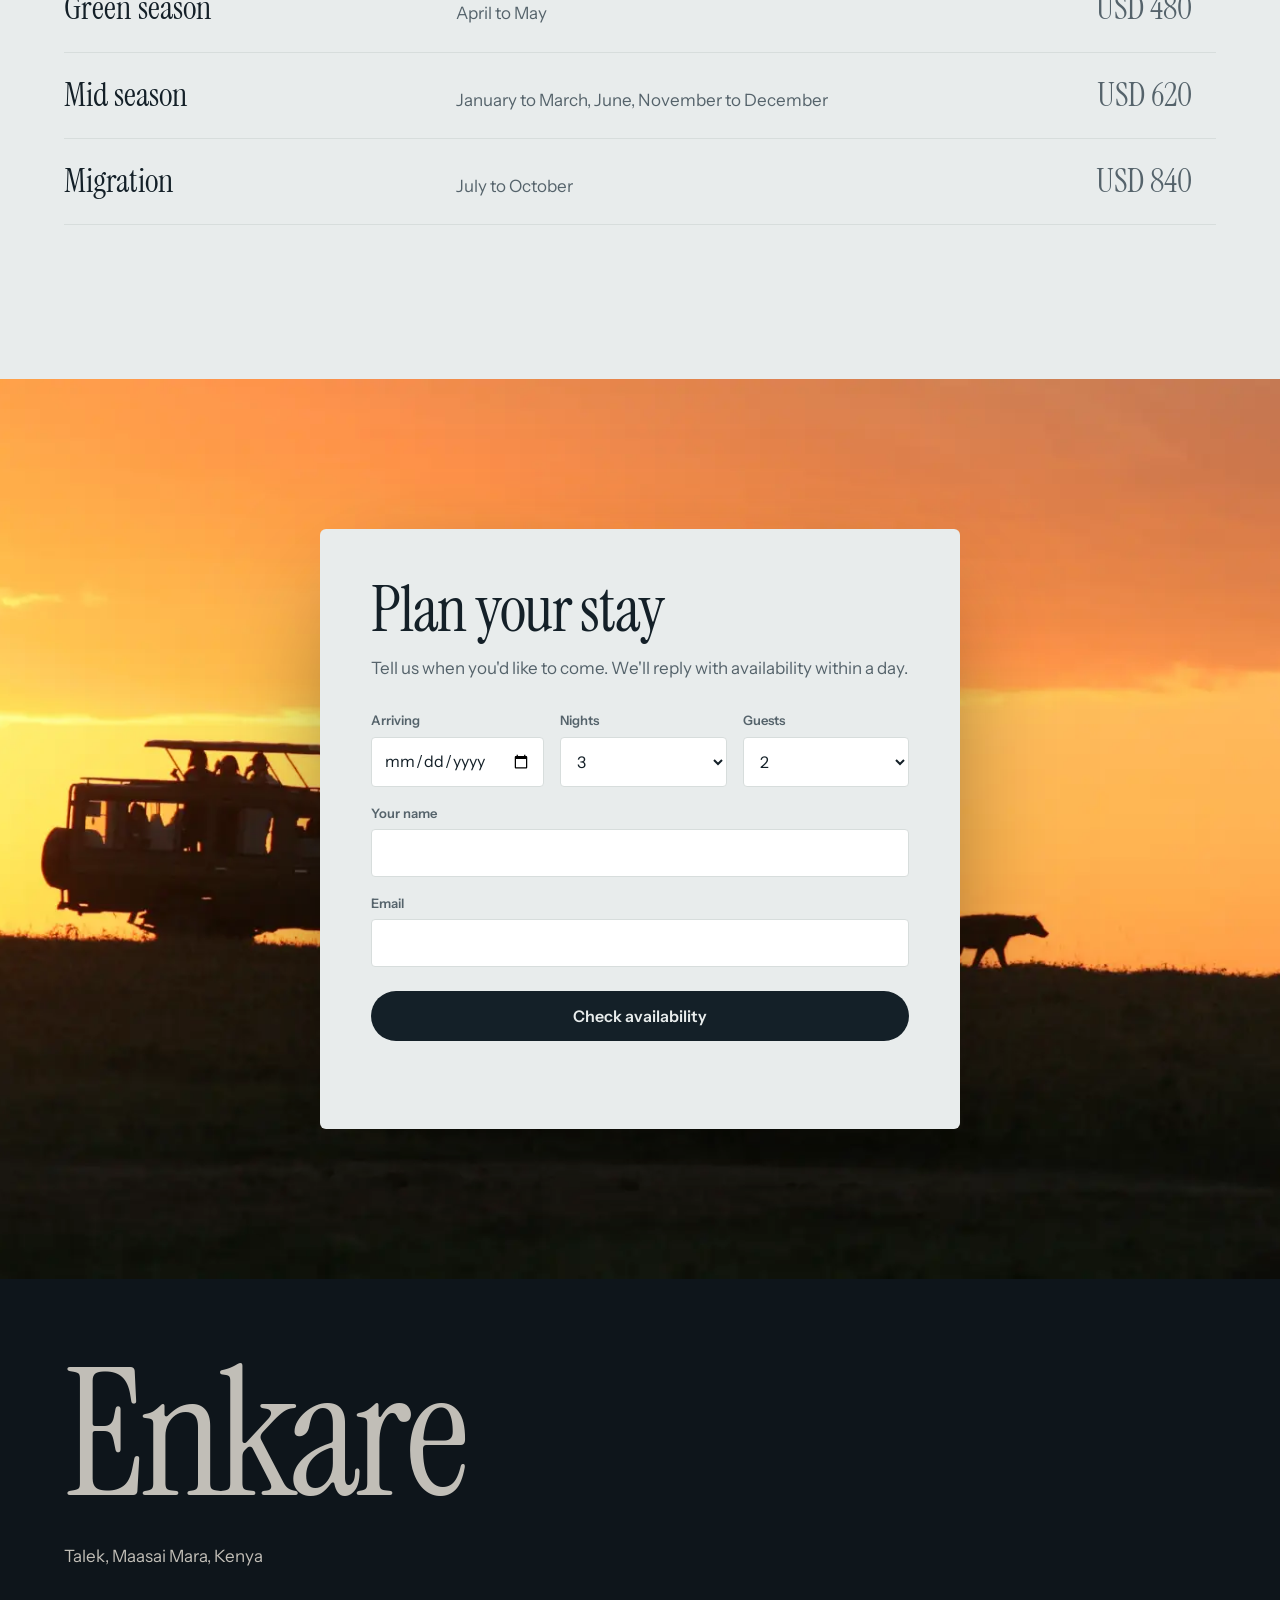
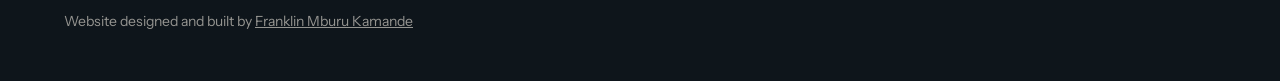
<file: public/concepts/enkare/index.html>
<!doctype html>
<html lang="en">
<head>
  <meta charset="utf-8" />
  <meta name="viewport" content="width=device-width, initial-scale=1" />
  <title>Enkare — A safari camp in the Maasai Mara</title>
  <meta name="description" content="Eight tents on a bend of the Talek River in the Maasai Mara." />
  <link rel="preload" href="fonts/instrument-serif.woff2" as="font" type="font/woff2" crossorigin />
  <link rel="preload" href="images/dawn.webp" as="image" />
  <link rel="stylesheet" href="styles.css" />
</head>
<body>
  <a class="skip" href="#main">Skip to content</a>

  <header class="nav" id="nav">
    <a class="nav__logo" href="#top">Enkare</a>
    <nav class="nav__links" aria-label="Main">
      <a href="#tents">Tents</a>
      <a href="#days">A day here</a>
      <a href="#rates">Rates</a>
    </nav>
    <a class="nav__book" href="#book">Plan your stay</a>
  </header>

  <main id="main">
    <!-- Hero: scroll from night to sunrise -->
    <section class="hero" id="top" aria-label="Enkare at sunrise">
      <div class="hero__stage" id="stage">
        <img class="hero__photo" src="images/dawn.webp" alt="An acacia tree against the rising sun on the Mara plains" />
        <div class="hero__night" aria-hidden="true"></div>
        <div class="hero__sun" aria-hidden="true"></div>
        <div class="hero__stars" aria-hidden="true"></div>

        <p class="hero__clock" aria-hidden="true"><span id="clock">05:12</span><small id="clock-label">Before first light</small></p>

        <div class="hero__name">
          <h1>Enkare</h1>
          <p>A safari camp in the Maasai Mara</p>
        </div>

        <div class="hero__end">
          <p class="hero__line">Wake up where the Mara does.</p>
          <a class="button button--light" href="#book">Plan your stay</a>
        </div>

        <p class="hero__cue" aria-hidden="true">Scroll to sunrise</p>
      </div>
    </section>

    <!-- Intro -->
    <section class="intro">
      <p class="intro__lead reveal">Eight tents on a bend of the Talek River. No fences and no crowds, only the plains, the river and whoever comes down to drink.</p>
      <dl class="intro__facts reveal">
        <div><dt>Tents</dt><dd>8</dd></div>
        <div><dt>Conservancy</dt><dd>2,400 acres</dd></div>
        <div><dt>Guests at most</dt><dd>16</dd></div>
      </dl>
    </section>

    <!-- Tents -->
    <section class="tents" id="tents">
      <div class="tents__head">
        <h2 class="reveal">The tents</h2>
        <p class="reveal">Canvas walls, a timber deck and a view that runs to the escarpment. Each tent faces the river and none faces another.</p>
      </div>

      <div class="tents__grid">
        <figure class="tents__big reveal">
          <img src="images/tent.webp" alt="A raised safari tent with a wooden deck among trees" loading="lazy" />
        </figure>
        <figure class="tents__small reveal">
          <img src="images/tent-inside.webp" alt="Inside a tent: a large bed facing open canvas windows" loading="lazy" />
        </figure>
        <ul class="tents__list reveal">
          <li>King-size bed facing the plains</li>
          <li>Outdoor shower and a copper bath</li>
          <li>Private deck with day beds</li>
          <li>Solar power, filtered river water</li>
        </ul>
      </div>

      <div class="strip" aria-label="More of the camp">
        <img class="reveal" src="images/tent-view.webp" alt="A guest looking out over the savanna from the tent" loading="lazy" />
        <img class="reveal" src="images/tent-night.webp" alt="A tent lit from inside at night" loading="lazy" />
        <img class="reveal" src="images/giraffe-window.webp" alt="A giraffe seen through a vehicle window" loading="lazy" />
      </div>
    </section>

    <!-- A day here -->
    <section class="days" id="days">
      <h2 class="days__title reveal">A day at Enkare</h2>
      <div class="days__body">
        <div class="days__media" aria-hidden="true">
          <img class="is-on" data-for="0" src="images/balloon.webp" alt="" loading="lazy" />
          <img data-for="1" src="images/tent-view.webp" alt="" loading="lazy" />
          <img data-for="2" src="images/drive-dusk.webp" alt="" loading="lazy" />
          <img data-for="3" src="images/elephants.webp" alt="" loading="lazy" />
          <img data-for="4" src="images/tent-night.webp" alt="" loading="lazy" />
        </div>
        <ol class="days__list">
          <li data-step="0"><time>05:30</time><h3>Balloon over the plains</h3><p>Lift off in the dark and watch the light arrive from a thousand feet up. Champagne breakfast where you land.</p></li>
          <li data-step="1"><time>09:00</time><h3>Slow morning on the deck</h3><p>Coffee from the highlands, binoculars on the river. Hippos keep the time.</p></li>
          <li data-step="2"><time>15:30</time><h3>Afternoon game drive</h3><p>Open vehicles, one guide for every four guests, no rush to be anywhere else.</p></li>
          <li data-step="3"><time>18:15</time><h3>Sundowners on the ridge</h3><p>The herds move toward the water. You stay until the colour goes.</p></li>
          <li data-step="4"><time>20:00</time><h3>Dinner by the fire</h3><p>Three courses under the stars, cooked over acacia wood. Askari walk you home.</p></li>
        </ol>
      </div>
    </section>

    <!-- Wildlife band -->
    <section class="band">
      <img src="images/lioness.webp" alt="A lioness resting in the grass" loading="lazy" />
      <div class="band__text">
        <p class="reveal">Your neighbours are lions.</p>
        <small class="reveal">The Talek pride hunts within sight of camp. The great migration crosses from July to October.</small>
      </div>
    </section>

    <!-- Rates -->
    <section class="rates" id="rates">
      <div class="rates__head">
        <h2 class="reveal">Rates</h2>
        <p class="reveal">Per person, per night, sharing. Everything is included: meals, drinks, two game drives a day, park fees and the airstrip transfer.</p>
      </div>
      <table class="rates__table reveal">
        <thead><tr><th scope="col">Season</th><th scope="col">Months</th><th scope="col">Rate</th></tr></thead>
        <tbody>
          <tr><th scope="row">Green season</th><td>April to May</td><td>USD 480</td></tr>
          <tr><th scope="row">Mid season</th><td>January to March, June, November to December</td><td>USD 620</td></tr>
          <tr><th scope="row">Migration</th><td>July to October</td><td>USD 840</td></tr>
        </tbody>
      </table>
    </section>

    <!-- Book -->
    <section class="book" id="book">
      <img class="book__photo" src="images/drive-dusk.webp" alt="" loading="lazy" />
      <div class="book__panel reveal">
        <h2>Plan your stay</h2>
        <p>Tell us when you'd like to come. We'll reply with availability within a day.</p>
        <form id="book-form" novalidate>
          <label>Arriving<input type="date" name="arrive" required /></label>
          <label>Nights
            <select name="nights"><option>2</option><option selected>3</option><option>4</option><option>5</option><option>6 or more</option></select>
          </label>
          <label>Guests
            <select name="guests"><option>1</option><option selected>2</option><option>3</option><option>4</option><option>5 or more</option></select>
          </label>
          <label class="wide">Your name<input type="text" name="name" autocomplete="name" required /></label>
          <label class="wide">Email<input type="email" name="email" autocomplete="email" required /></label>
          <button class="button" type="submit">Check availability</button>
          <p class="form-status" id="book-status" role="status" aria-live="polite"></p>
        </form>
      </div>
    </section>
  </main>

  <footer class="footer">
    <p class="footer__name">Enkare</p>
    <p>Talek, Maasai Mara, Kenya</p>
    <p class="footer__note">Website designed and built by <a href="https://franklins-portfolio-v1.vercel.app/" target="_blank" rel="noopener">Franklin Mburu Kamande</a></p>
  </footer>

  <script src="main.js"></script>
</body>
</html>
</file>
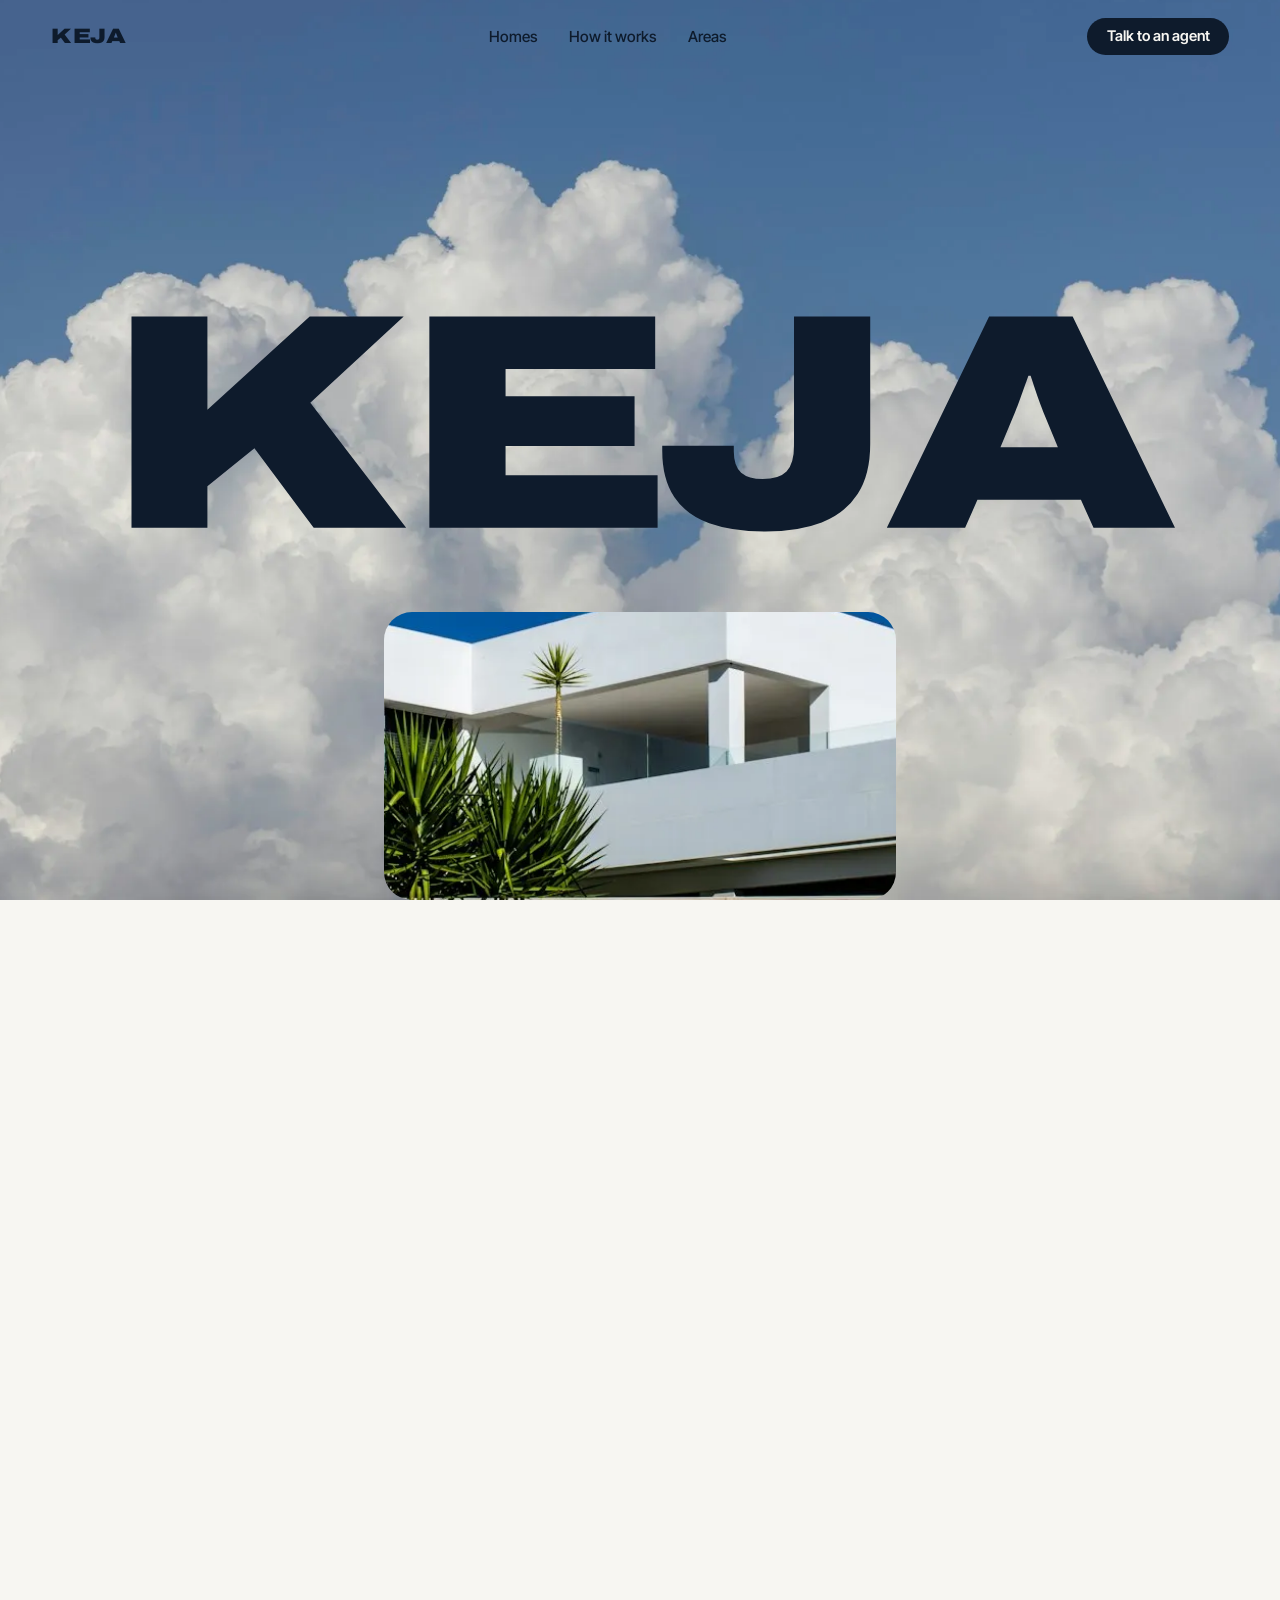
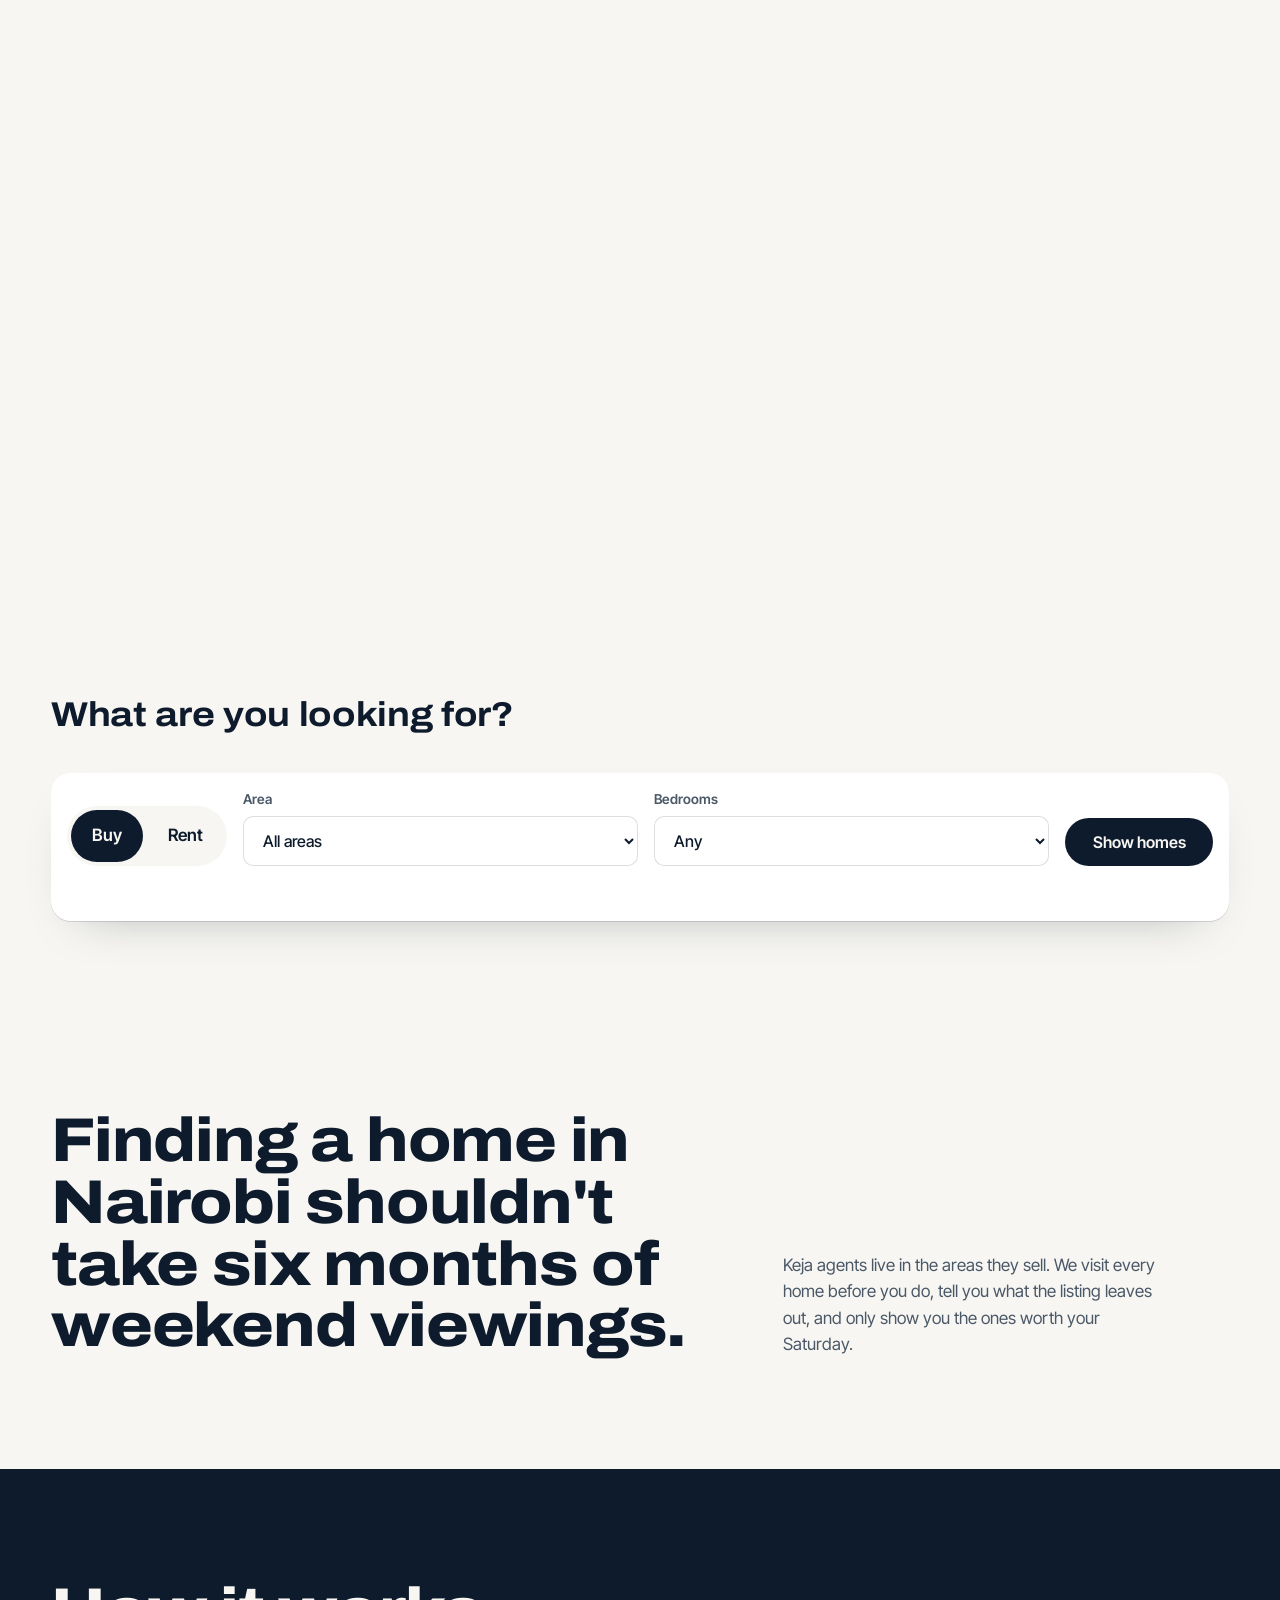
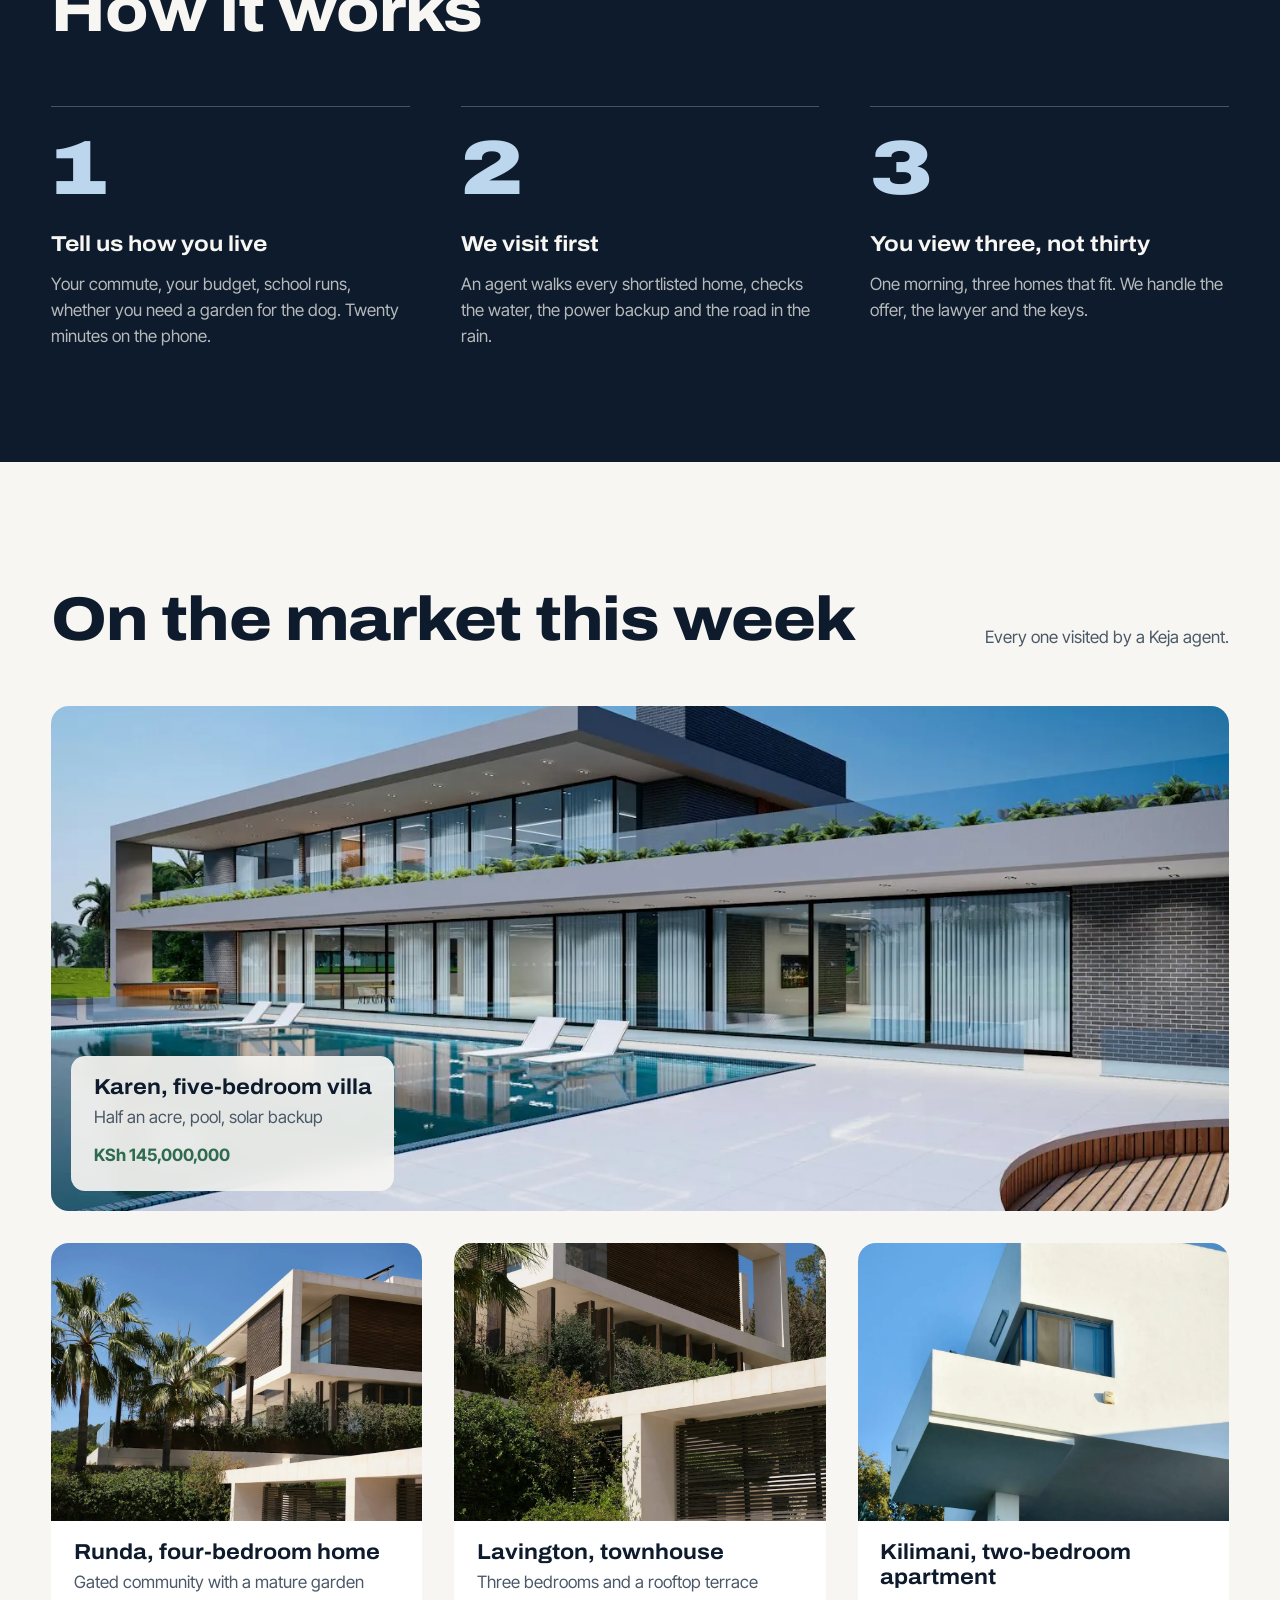
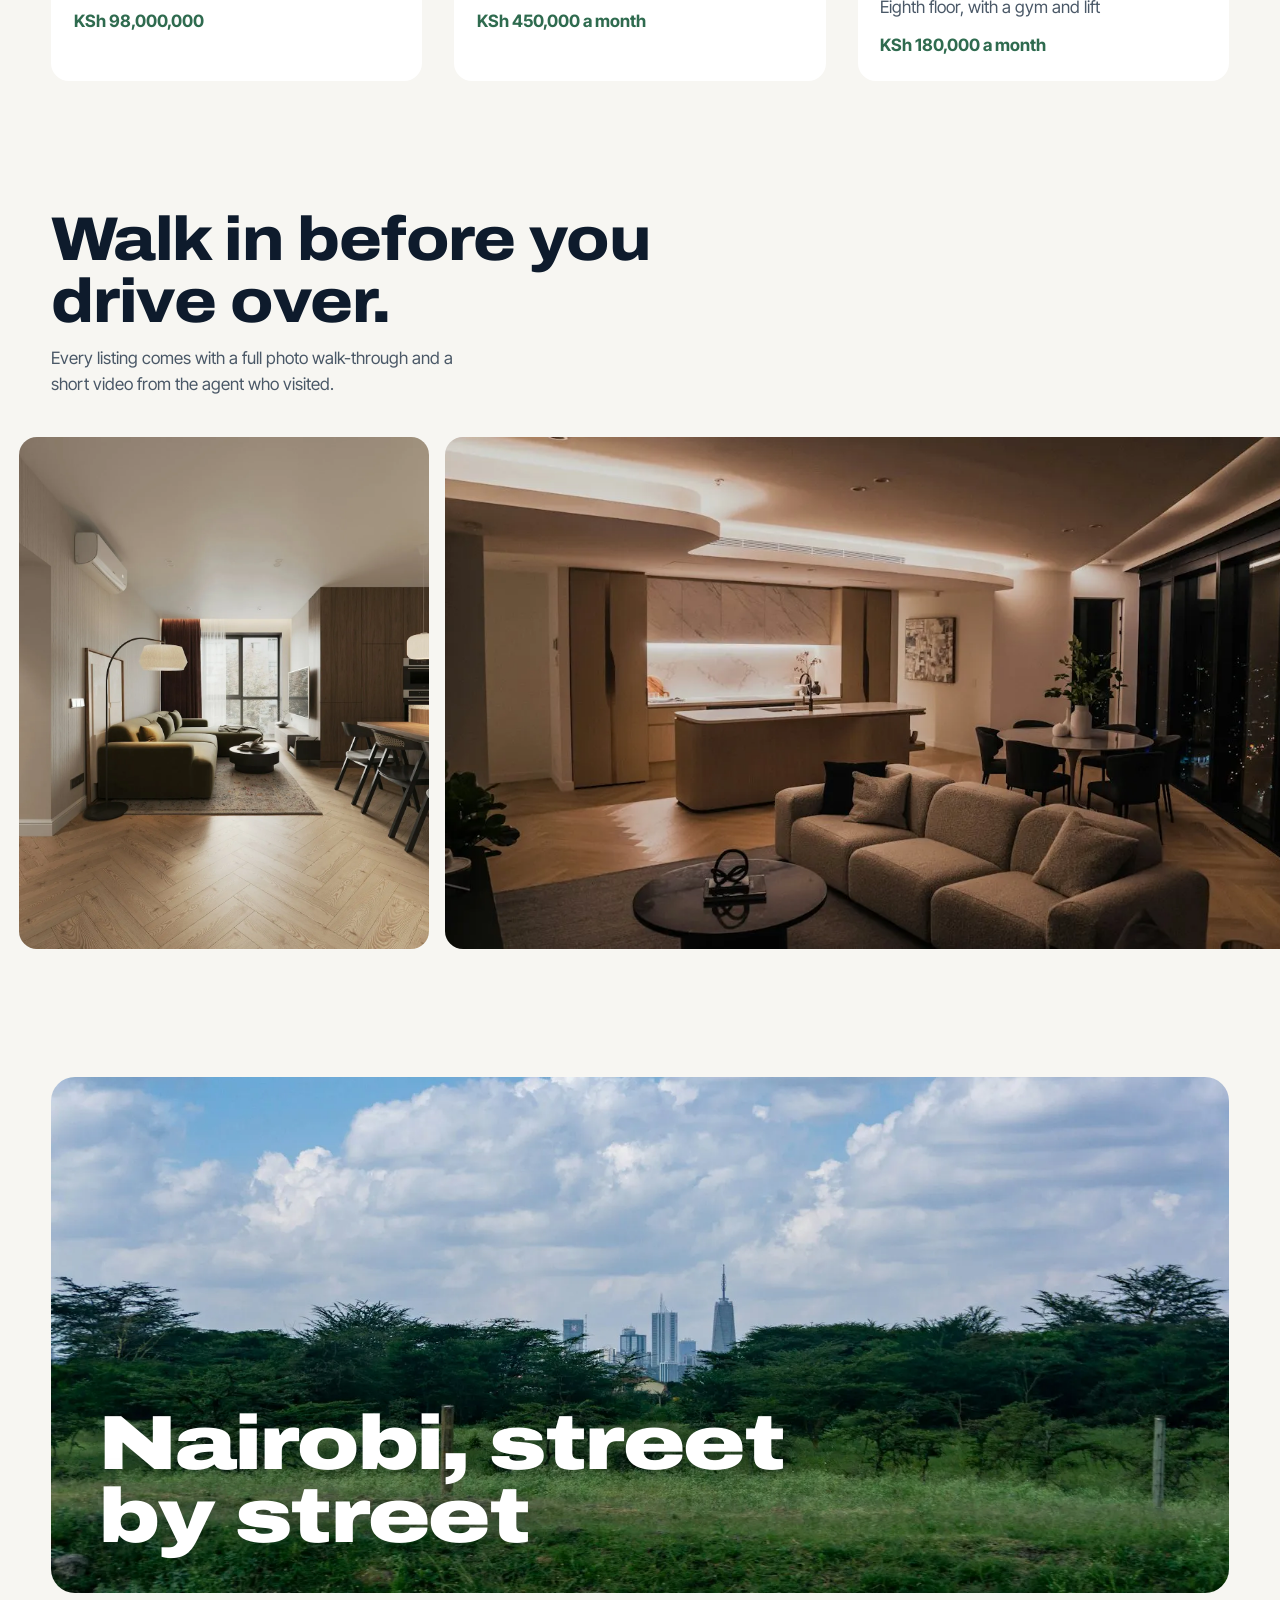
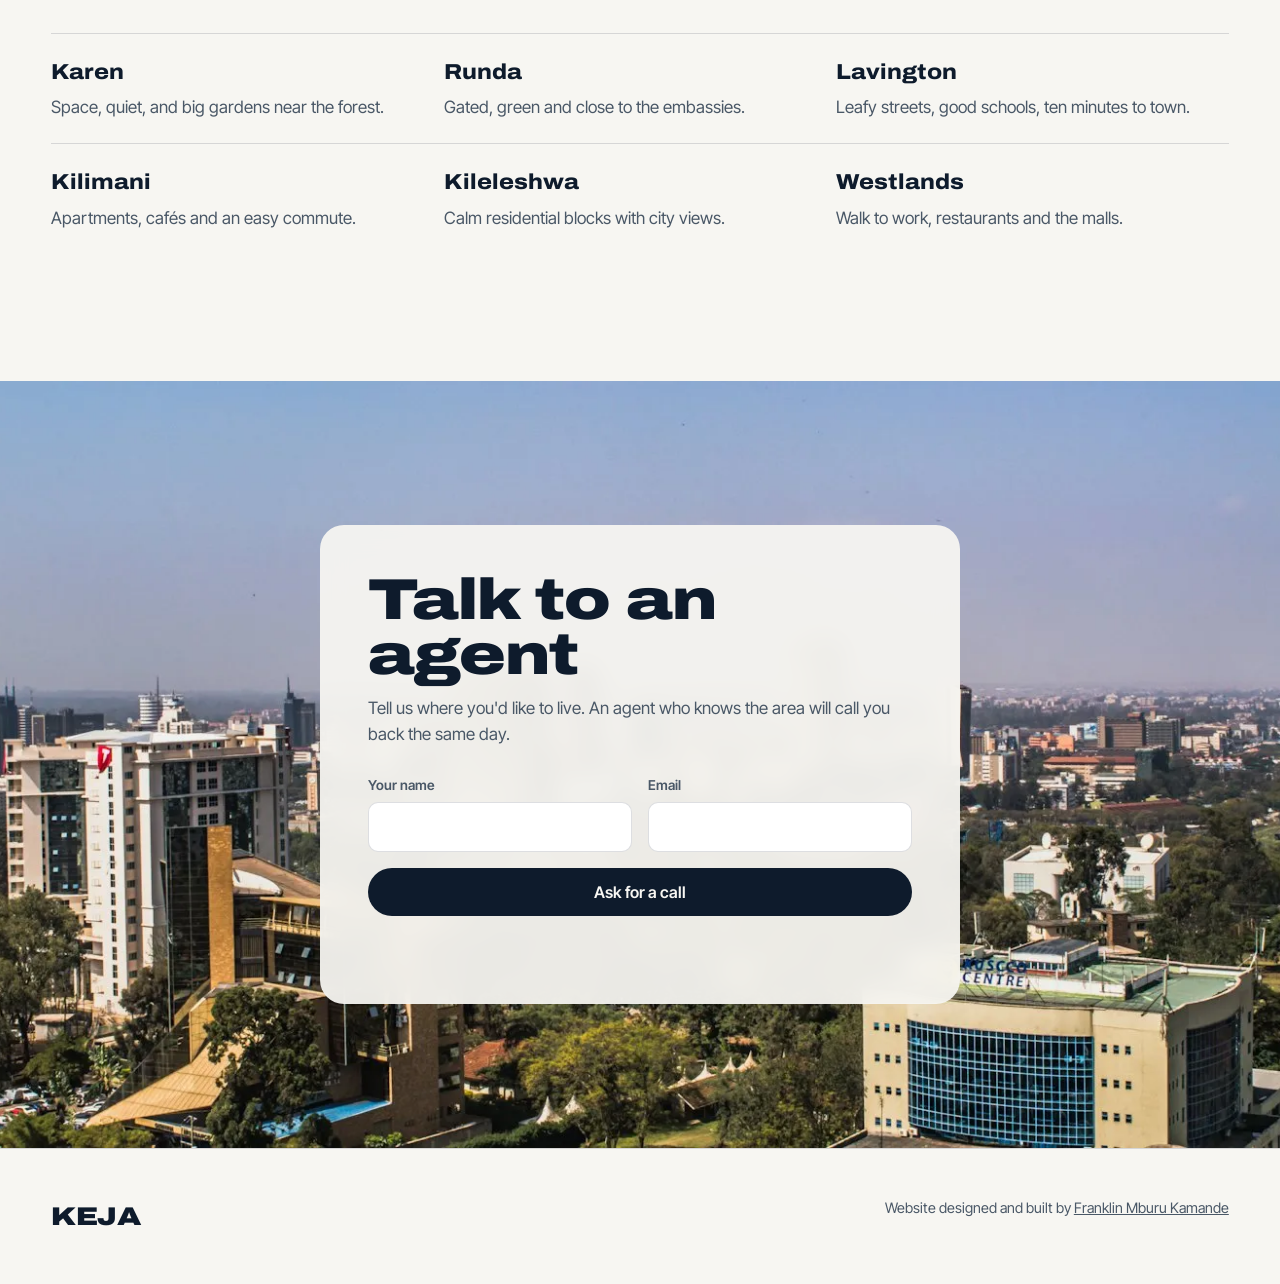
<file: public/concepts/keja/index.html>
<!doctype html>
<html lang="en">
<head>
  <meta charset="utf-8">
  <meta name="viewport" content="width=device-width, initial-scale=1">
  <title>Keja — Homes in Nairobi, found properly</title>
  <meta name="description" content="Keja helps you buy or rent a home in Nairobi without six months of weekend viewings.">
  <meta name="theme-color" content="#BCD6EE">
  <link rel="preload" href="fonts/archivo.woff2" as="font" type="font/woff2" crossorigin>
  <link rel="preload" href="images/clouds.webp" as="image">
  <link rel="icon" href="data:image/svg+xml,%3Csvg xmlns='http://www.w3.org/2000/svg' viewBox='0 0 64 64'%3E%3Crect width='64' height='64' rx='14' fill='%230E1B2C'/%3E%3Ctext x='32' y='44' text-anchor='middle' font-family='Arial Black,Arial,sans-serif' font-size='34' font-weight='900' fill='%23BCD6EE'%3EK%3C/text%3E%3C/svg%3E">
  <link rel="stylesheet" href="styles.css">
</head>
<body>
  <a class="skip" href="#main">Skip to content</a>

  <header class="nav" id="nav">
    <a class="nav__brand" href="#top" aria-label="Keja, back to top">KEJA</a>
    <nav aria-label="Main">
      <ul class="nav__links">
        <li><a href="#homes">Homes</a></li>
        <li><a href="#how">How it works</a></li>
        <li><a href="#areas">Areas</a></li>
      </ul>
    </nav>
    <a class="btn btn--small" href="#talk">Talk to an agent</a>
  </header>

  <main id="main">
    <!-- Hero: KEJA over the clouds; a home rises through the letters -->
    <section class="hero" id="top" aria-label="Keja">
      <div class="hero__stage">
        <img class="hero__sky" src="images/clouds.webp" alt="" width="1800" height="1200">
        <h1 class="hero__word hero__word--solid">KEJA</h1>
        <div class="hero__home">
          <img src="images/hero-villa.webp" alt="A white modern villa under a deep blue sky" width="1800" height="881">
        </div>
        <p class="hero__word hero__word--outline" aria-hidden="true">KEJA</p>
        <p class="hero__lead">Homes in Nairobi, found properly.</p>
        <a class="hero__cta btn" href="#find">Start your search</a>
      </div>
    </section>

    <section class="find" id="find" aria-labelledby="find-heading">
      <h2 id="find-heading" class="find__title">What are you looking for?</h2>
      <form class="find__form" id="find-form">
        <fieldset class="find__mode">
          <legend class="sr-only">Buy or rent</legend>
          <label><input type="radio" name="mode" value="buy" checked><span>Buy</span></label>
          <label><input type="radio" name="mode" value="rent"><span>Rent</span></label>
        </fieldset>
        <label class="find__field">Area
          <select name="area">
            <option>All areas</option>
            <option>Karen</option><option>Runda</option><option>Lavington</option>
            <option>Kilimani</option><option>Kileleshwa</option><option>Westlands</option>
          </select>
        </label>
        <label class="find__field">Bedrooms
          <select name="beds">
            <option>Any</option><option>1+</option><option>2+</option><option>3+</option><option>4+</option>
          </select>
        </label>
        <button class="btn" type="submit">Show homes</button>
        <p class="find__status" id="find-status" role="status" aria-live="polite"></p>
      </form>
    </section>

    <section class="statement" aria-labelledby="statement-heading">
      <h2 id="statement-heading" class="statement__text">Finding a home in Nairobi shouldn't take six months of weekend viewings.</h2>
      <p class="statement__body">Keja agents live in the areas they sell. We visit every home before you do, tell you what the listing leaves out, and only show you the ones worth your Saturday.</p>
    </section>

    <section class="how" id="how" aria-labelledby="how-heading">
      <h2 id="how-heading" class="section-title">How it works</h2>
      <ol class="steps">
        <li class="step">
          <h3>Tell us how you live</h3>
          <p>Your commute, your budget, school runs, whether you need a garden for the dog. Twenty minutes on the phone.</p>
        </li>
        <li class="step">
          <h3>We visit first</h3>
          <p>An agent walks every shortlisted home, checks the water, the power backup and the road in the rain.</p>
        </li>
        <li class="step">
          <h3>You view three, not thirty</h3>
          <p>One morning, three homes that fit. We handle the offer, the lawyer and the keys.</p>
        </li>
      </ol>
    </section>

    <section class="homes" id="homes" aria-labelledby="homes-heading">
      <div class="homes__head">
        <h2 id="homes-heading" class="section-title">On the market this week</h2>
        <p class="homes__note">Every one visited by a Keja agent.</p>
      </div>
      <ul class="listings">
        <li class="listing listing--wide">
          <img src="images/pool-villa.webp" alt="Long single-storey villa with a pool and glass walls" width="1400" height="788" loading="lazy">
          <div class="listing__info">
            <h3>Karen, five-bedroom villa</h3>
            <p>Half an acre, pool, solar backup</p>
            <p class="listing__price">KSh 145,000,000</p>
          </div>
        </li>
        <li class="listing">
          <img src="images/palm-house.webp" alt="Modern house with wooden panels behind palm trees" width="1200" height="800" loading="lazy">
          <div class="listing__info">
            <h3>Runda, four-bedroom home</h3>
            <p>Gated community with a mature garden</p>
            <p class="listing__price">KSh 98,000,000</p>
          </div>
        </li>
        <li class="listing">
          <img src="images/hillside.webp" alt="White house with deep balconies on a green hillside" width="1200" height="1800" loading="lazy">
          <div class="listing__info">
            <h3>Lavington, townhouse</h3>
            <p>Three bedrooms and a rooftop terrace</p>
            <p class="listing__price">KSh 450,000 a month</p>
          </div>
        </li>
        <li class="listing">
          <img src="images/white-house.webp" alt="Corner of a white modern building against a blue sky" width="1200" height="1800" loading="lazy">
          <div class="listing__info">
            <h3>Kilimani, two-bedroom apartment</h3>
            <p>Eighth floor, with a gym and lift</p>
            <p class="listing__price">KSh 180,000 a month</p>
          </div>
        </li>
      </ul>
    </section>

    <section class="inside" aria-labelledby="inside-heading">
      <h2 id="inside-heading" class="inside__title">Walk in before you drive over.</h2>
      <p class="inside__body">Every listing comes with a full photo walk-through and a short video from the agent who visited.</p>
      <div class="inside__strip">
        <img src="images/living.webp" alt="Living room with a green sofa and floor-to-ceiling windows" width="1200" height="1500" loading="lazy">
        <img src="images/kitchen.webp" alt="Warmly lit open-plan kitchen and lounge" width="1200" height="675" loading="lazy">
        <img src="images/lounge.webp" alt="Bright lounge with marble wall and garden view" width="1200" height="800" loading="lazy">
      </div>
    </section>

    <section class="areas" id="areas" aria-labelledby="areas-heading">
      <div class="areas__photo">
        <img src="images/nairobi-park.webp" alt="Nairobi skyline seen across the grassland of the national park" width="1800" height="1013" loading="lazy">
        <h2 id="areas-heading" class="areas__title">Nairobi, street by street</h2>
      </div>
      <dl class="areas__list">
        <div><dt>Karen</dt><dd>Space, quiet, and big gardens near the forest.</dd></div>
        <div><dt>Runda</dt><dd>Gated, green and close to the embassies.</dd></div>
        <div><dt>Lavington</dt><dd>Leafy streets, good schools, ten minutes to town.</dd></div>
        <div><dt>Kilimani</dt><dd>Apartments, cafés and an easy commute.</dd></div>
        <div><dt>Kileleshwa</dt><dd>Calm residential blocks with city views.</dd></div>
        <div><dt>Westlands</dt><dd>Walk to work, restaurants and the malls.</dd></div>
      </dl>
    </section>

    <section class="talk" id="talk" aria-labelledby="talk-heading">
      <img class="talk__bg" src="images/nairobi-city.webp" alt="" width="1400" height="787" loading="lazy">
      <div class="talk__panel">
        <h2 id="talk-heading" class="talk__title">Talk to an agent</h2>
        <p>Tell us where you'd like to live. An agent who knows the area will call you back the same day.</p>
        <form class="talk__form" id="talk-form" novalidate>
          <label>Your name<input type="text" name="name" autocomplete="name" required></label>
          <label>Email<input type="email" name="email" autocomplete="email" required></label>
          <button class="btn" type="submit">Ask for a call</button>
          <p class="talk__status" id="talk-status" role="status" aria-live="polite"></p>
        </form>
      </div>
    </section>
  </main>

  <footer class="footer">
    <p class="footer__brand">KEJA</p>
    <p class="footer__note">
      Website designed and built by <a href="https://franklins-portfolio-v1.vercel.app/" target="_blank" rel="noopener">Franklin Mburu Kamande</a>
    </p>
  </footer>

  <script src="main.js"></script>
</body>
</html>
</file>
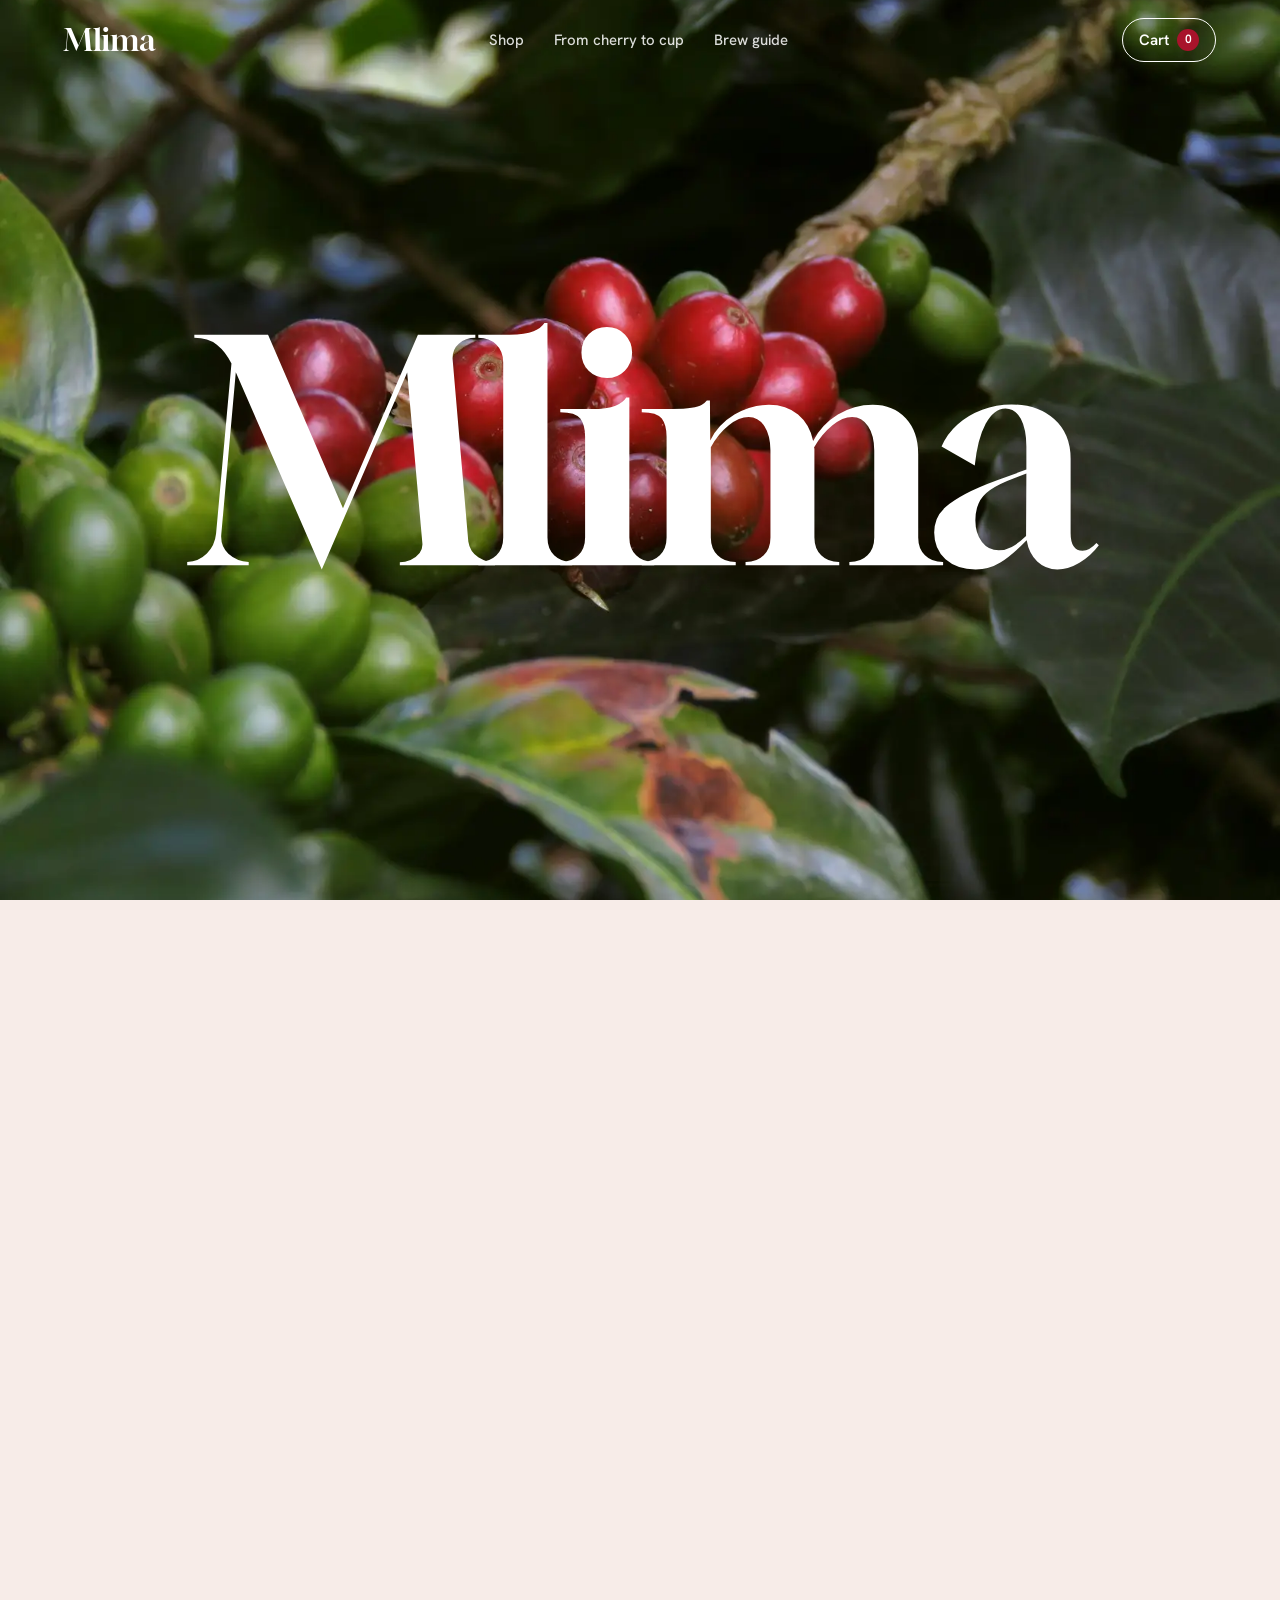
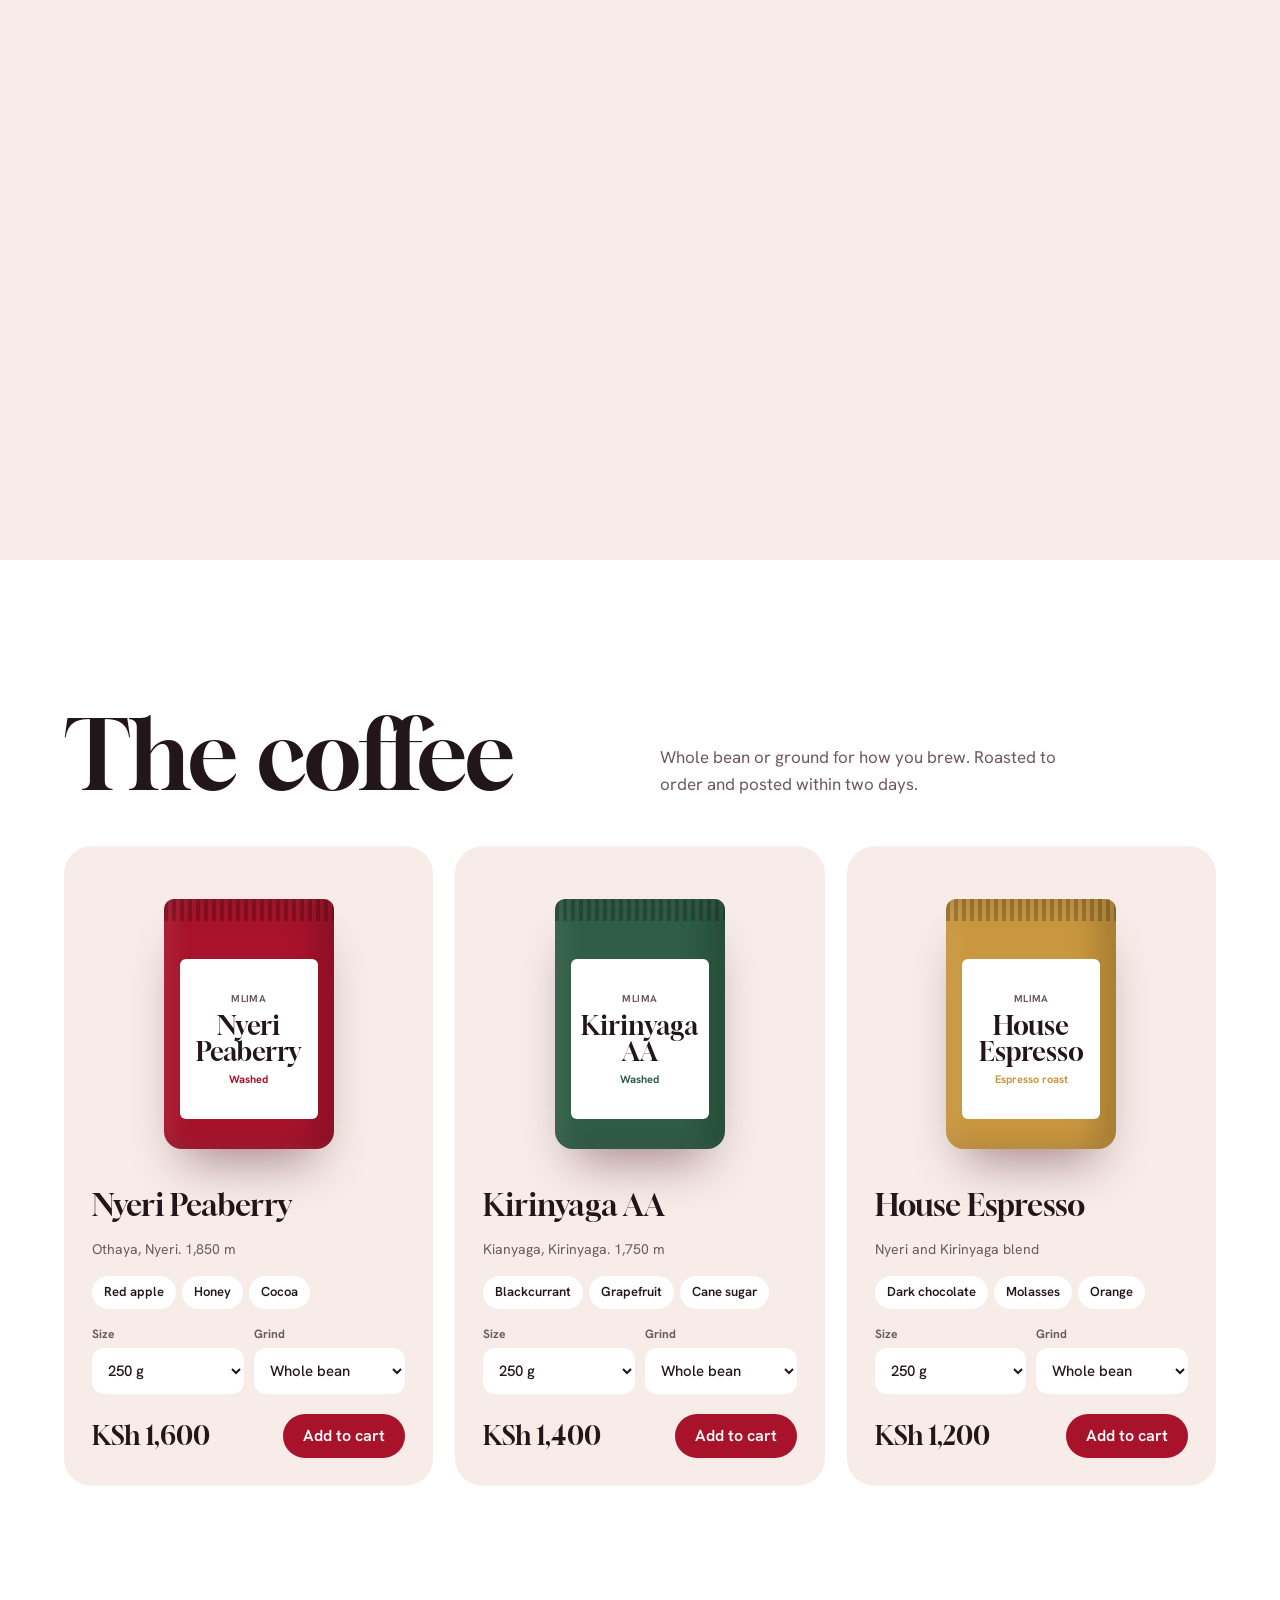
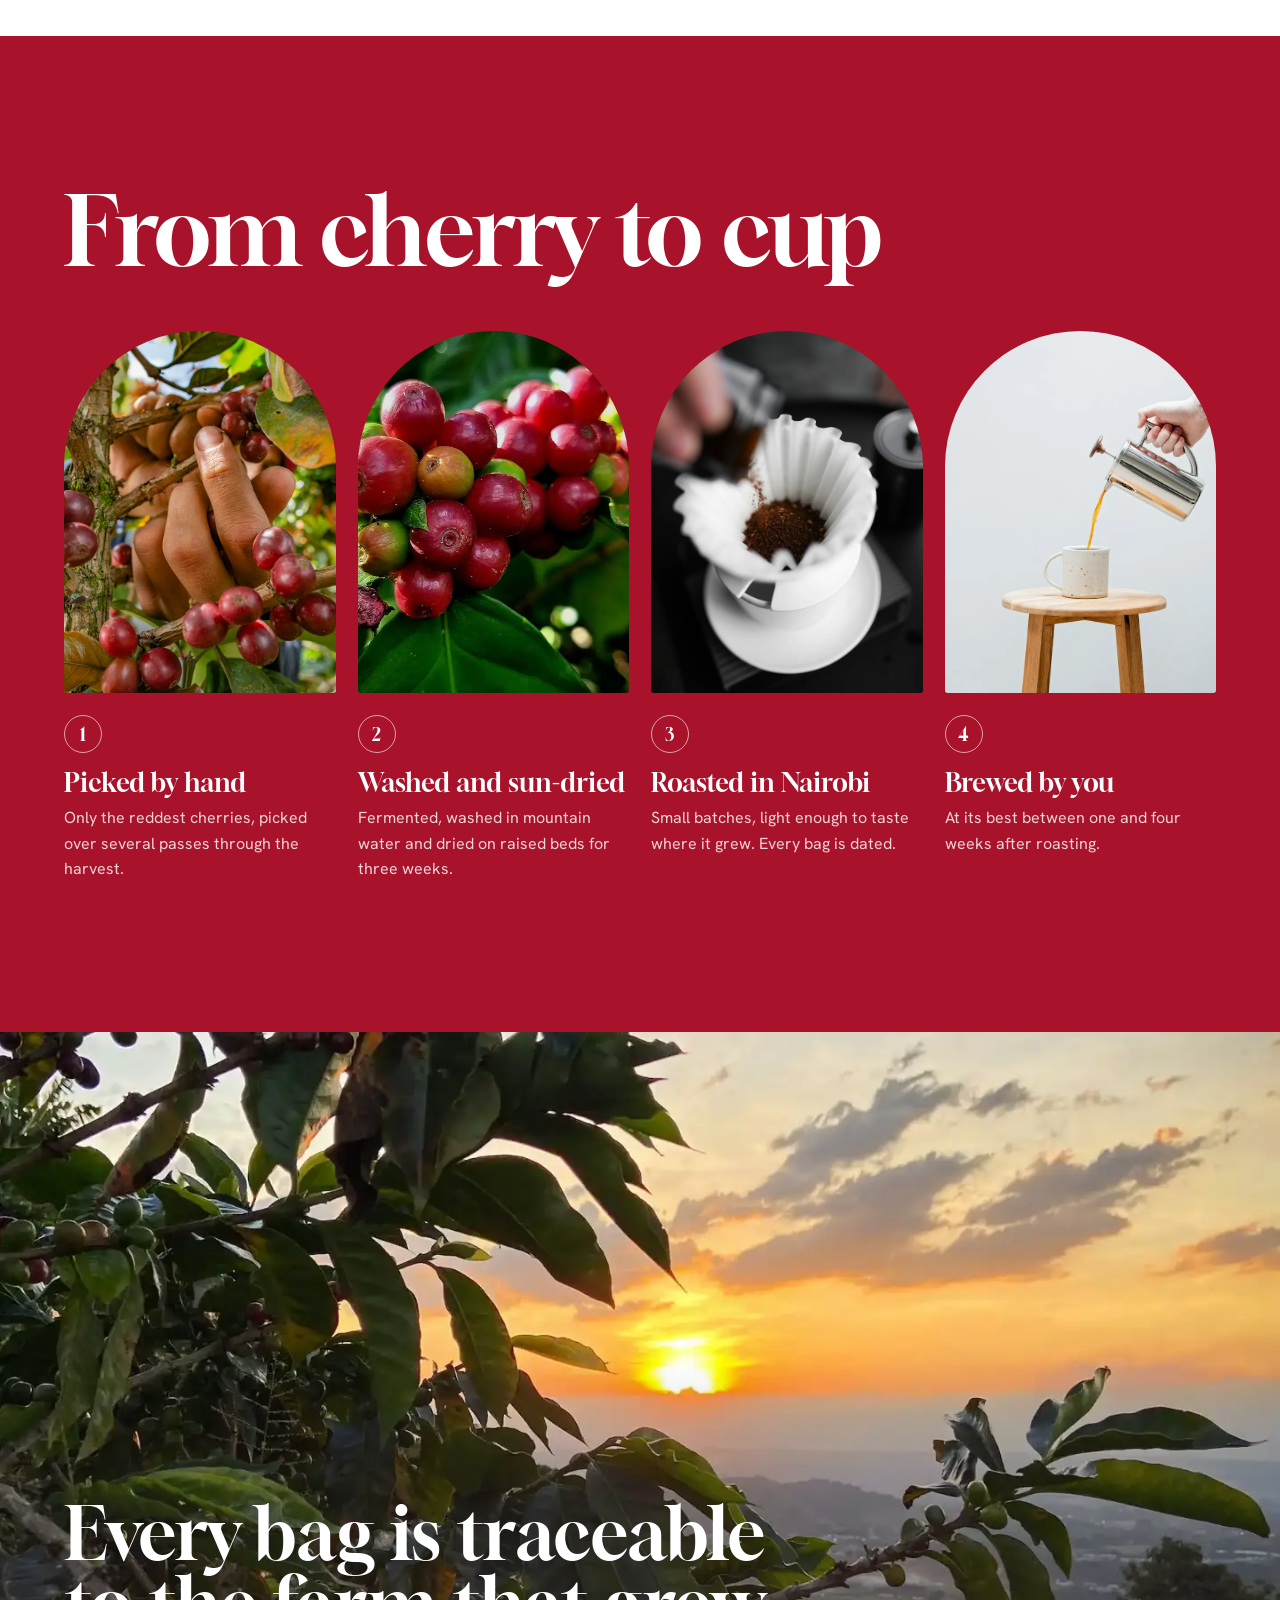
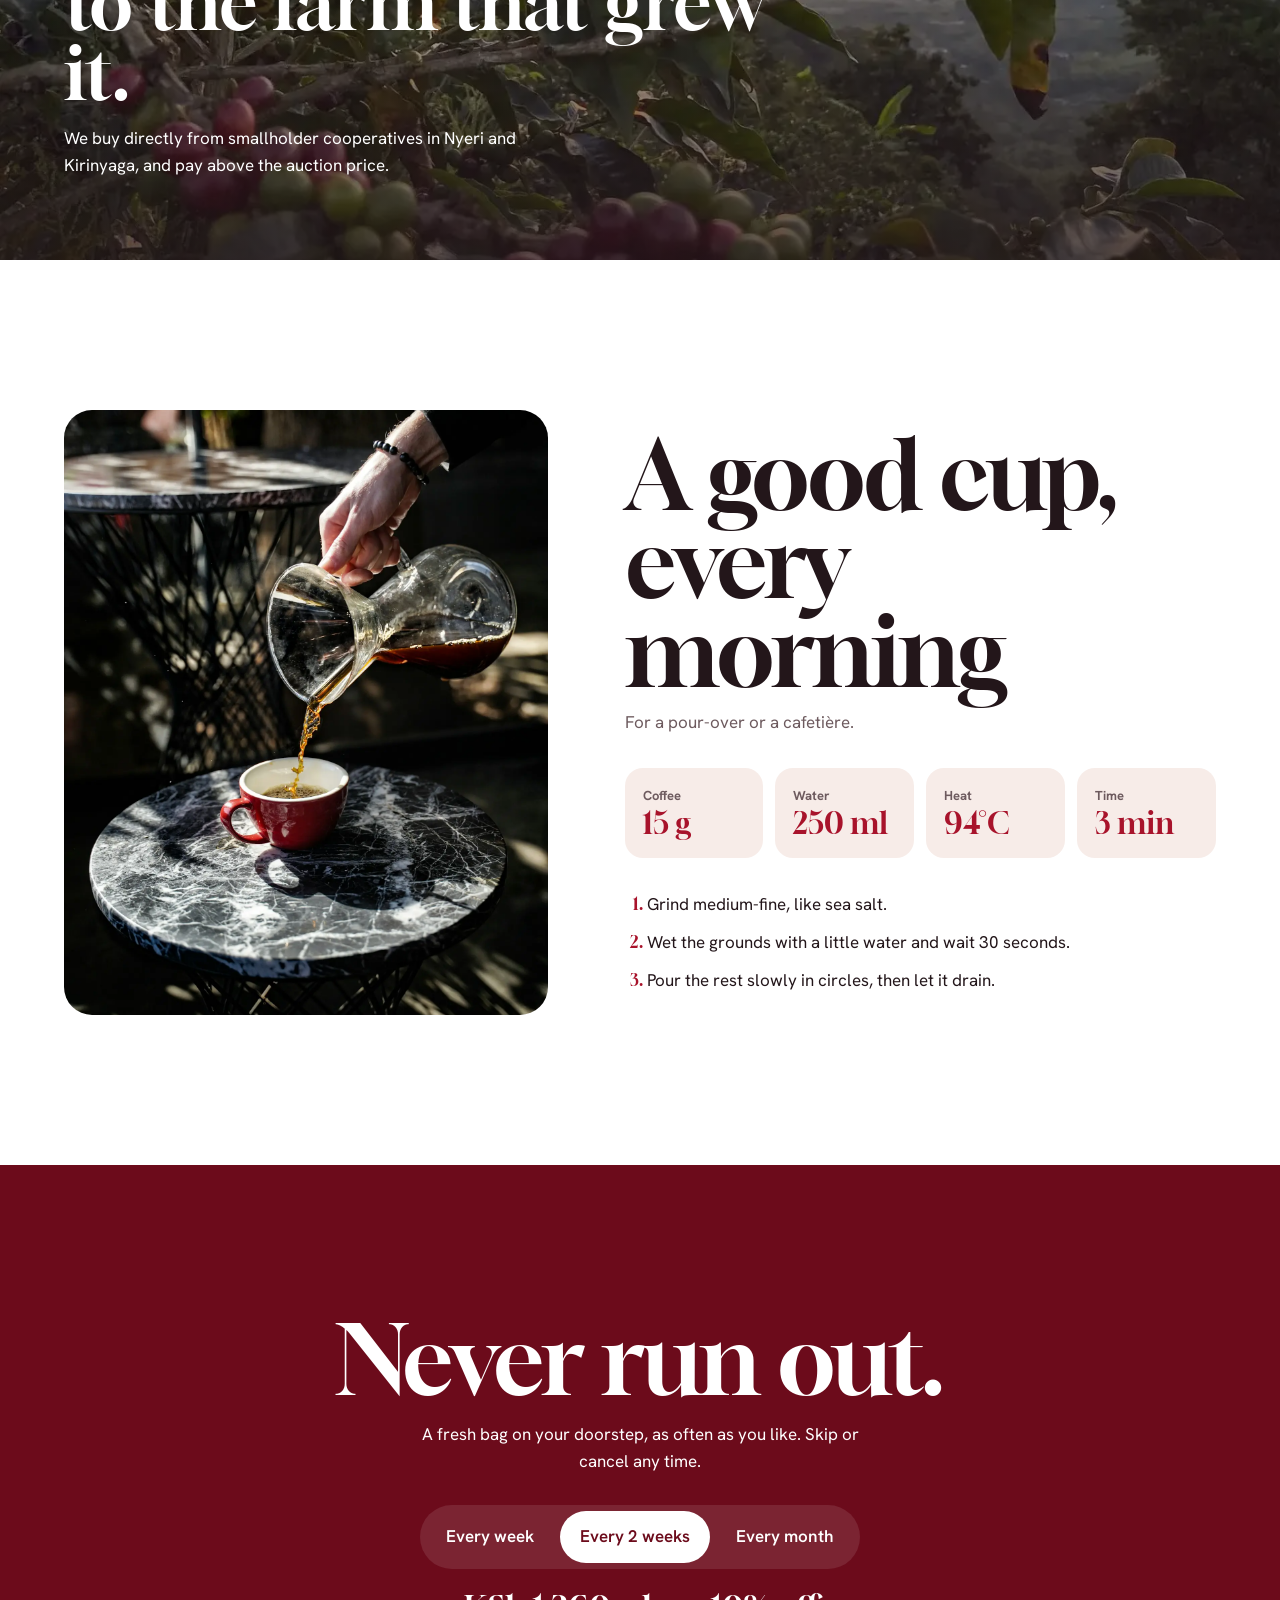
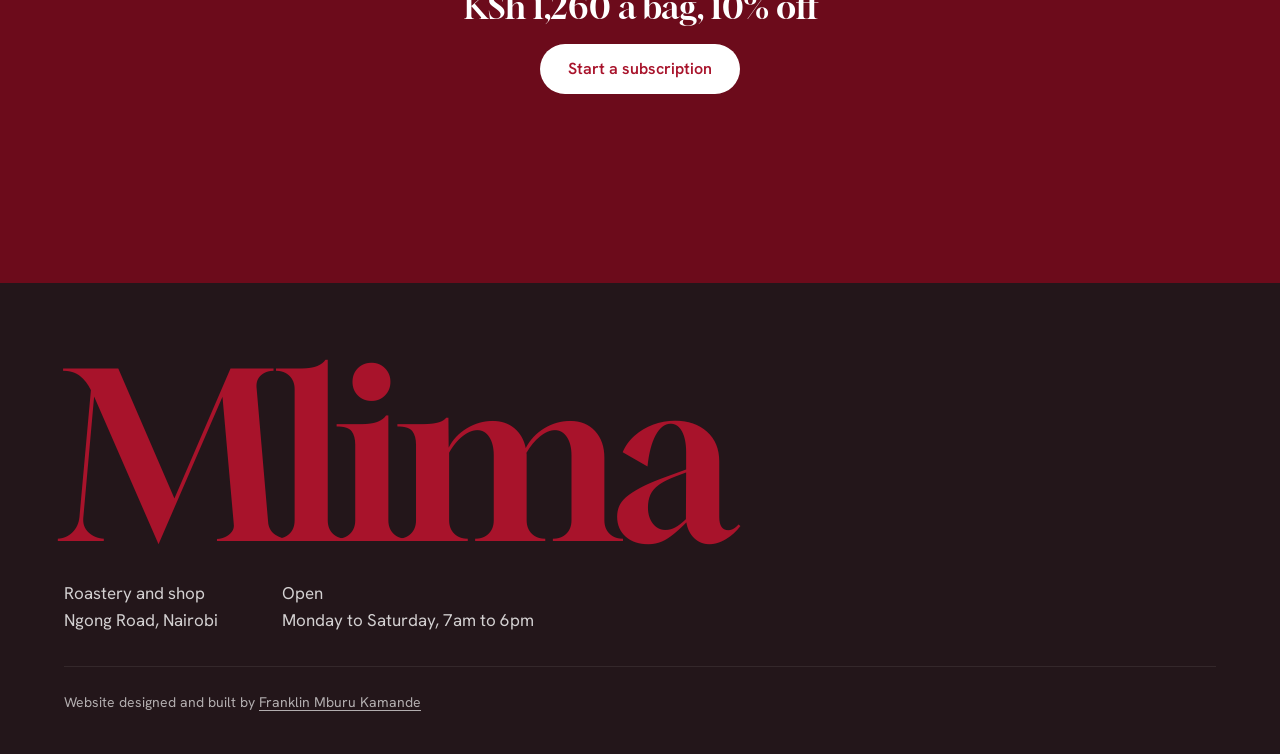
<file: public/concepts/mlima/index.html>
<!doctype html>
<html lang="en">
<head>
  <meta charset="utf-8" />
  <meta name="viewport" content="width=device-width, initial-scale=1" />
  <title>Mlima Coffee Roasters — Coffee from the slopes of Mt Kenya</title>
  <meta name="description" content="Single-origin Kenyan coffee, grown on the slopes of Mt Kenya and roasted in small batches in Nairobi." />
  <link rel="preload" href="fonts/gloock.woff2" as="font" type="font/woff2" crossorigin />
  <link rel="preload" href="images/cherries.webp" as="image" />
  <link rel="stylesheet" href="styles.css" />
</head>
<body>
  <a class="skip" href="#main">Skip to content</a>

  <header class="nav" id="nav">
    <a class="nav__logo" href="#top">Mlima</a>
    <nav class="nav__links" aria-label="Main">
      <a href="#shop">Shop</a>
      <a href="#journey">From cherry to cup</a>
      <a href="#brew">Brew guide</a>
    </nav>
    <button class="nav__cart" id="cart-open" type="button" aria-haspopup="dialog">Cart <span id="cart-count">0</span></button>
  </header>

  <main id="main">
    <!-- Hero: the cherries close into a single cherry -->
    <section class="hero" id="top" aria-label="Mlima Coffee Roasters">
      <div class="hero__stage" id="stage">
        <p class="hero__side hero__side--left">Grown at 1,800 metres on the slopes of Mt Kenya.</p>
        <div class="hero__photo"><img src="images/cherries.webp" alt="Ripe red coffee cherries" /></div>
        <h1 class="hero__name">Mlima</h1>
        <p class="hero__side hero__side--right">Roasted in small batches in Nairobi, every Monday.</p>
        <a class="hero__shop button" href="#shop">Shop the coffee</a>
      </div>
    </section>

    <!-- Shop -->
    <section class="shop" id="shop">
      <div class="shop__head">
        <h2>The coffee</h2>
        <p>Whole bean or ground for how you brew. Roasted to order and posted within two days.</p>
      </div>
      <div class="products" id="products"></div>
    </section>

    <!-- Journey -->
    <section class="journey" id="journey">
      <h2 class="reveal">From cherry to cup</h2>
      <ol class="journey__list">
        <li class="reveal"><img src="images/picking.webp" alt="Hands picking ripe coffee cherries" loading="lazy" /><span>1</span><h3>Picked by hand</h3><p>Only the reddest cherries, picked over several passes through the harvest.</p></li>
        <li class="reveal"><img src="images/branch.webp" alt="Coffee cherries ripening on the branch" loading="lazy" /><span>2</span><h3>Washed and sun-dried</h3><p>Fermented, washed in mountain water and dried on raised beds for three weeks.</p></li>
        <li class="reveal"><img src="images/grounds.webp" alt="Freshly ground coffee in a paper filter" loading="lazy" /><span>3</span><h3>Roasted in Nairobi</h3><p>Small batches, light enough to taste where it grew. Every bag is dated.</p></li>
        <li class="reveal"><img src="images/pour.webp" alt="Coffee being poured into a cup" loading="lazy" /><span>4</span><h3>Brewed by you</h3><p>At its best between one and four weeks after roasting.</p></li>
      </ol>
    </section>

    <!-- Farm band -->
    <section class="farm">
      <img src="images/farm.webp" alt="Coffee trees on a hillside at sunset" loading="lazy" />
      <div class="farm__text">
        <p class="reveal">Every bag is traceable to the farm that grew it.</p>
        <small class="reveal">We buy directly from smallholder cooperatives in Nyeri and Kirinyaga, and pay above the auction price.</small>
      </div>
    </section>

    <!-- Brew guide -->
    <section class="brew" id="brew">
      <img class="brew__photo reveal" src="images/red-cup.webp" alt="Coffee poured from a carafe into a red cup" loading="lazy" />
      <div class="brew__text">
        <h2 class="reveal">A good cup, every morning</h2>
        <p class="reveal">For a pour-over or a cafetière.</p>
        <dl class="brew__ratio reveal">
          <div><dt>Coffee</dt><dd>15 g</dd></div>
          <div><dt>Water</dt><dd>250 ml</dd></div>
          <div><dt>Heat</dt><dd>94°C</dd></div>
          <div><dt>Time</dt><dd>3 min</dd></div>
        </dl>
        <ol class="brew__steps reveal">
          <li>Grind medium-fine, like sea salt.</li>
          <li>Wet the grounds with a little water and wait 30 seconds.</li>
          <li>Pour the rest slowly in circles, then let it drain.</li>
        </ol>
      </div>
    </section>

    <!-- Subscribe -->
    <section class="sub" id="subscribe">
      <h2 class="reveal">Never run out.</h2>
      <p class="reveal">A fresh bag on your doorstep, as often as you like. Skip or cancel any time.</p>
      <div class="sub__picker reveal" role="radiogroup" aria-label="How often">
        <button type="button" role="radio" aria-checked="false" data-weeks="1">Every week</button>
        <button type="button" role="radio" aria-checked="true" data-weeks="2">Every 2 weeks</button>
        <button type="button" role="radio" aria-checked="false" data-weeks="4">Every month</button>
      </div>
      <p class="sub__price reveal" id="sub-price">KSh 1,260 a bag, 10% off</p>
      <button class="button button--light" id="sub-start" type="button">Start a subscription</button>
      <p class="form-status" id="sub-status" role="status" aria-live="polite"></p>
    </section>
  </main>

  <!-- Cart drawer -->
  <div class="cart" id="cart" role="dialog" aria-modal="true" aria-labelledby="cart-title" hidden>
    <div class="cart__backdrop" data-close></div>
    <aside class="cart__panel">
      <div class="cart__head"><h2 id="cart-title">Your cart</h2><button type="button" class="cart__close" data-close aria-label="Close cart">Close</button></div>
      <ul class="cart__items" id="cart-items"></ul>
      <p class="cart__empty" id="cart-empty">Your cart is empty. Start with the Nyeri Peaberry.</p>
      <div class="cart__foot">
        <p><span>Subtotal</span><strong id="cart-total">KSh 0</strong></p>
        <small>Free delivery in Nairobi over KSh 3,000.</small>
        <button class="button" id="checkout" type="button">Checkout</button>
        <p class="form-status" id="cart-status" role="status" aria-live="polite"></p>
      </div>
    </aside>
  </div>

  <footer class="footer">
    <p class="footer__name">Mlima</p>
    <div class="footer__cols">
      <p>Roastery and shop<br />Ngong Road, Nairobi</p>
      <p>Open<br />Monday to Saturday, 7am to 6pm</p>
    </div>
    <p class="footer__credit">Website designed and built by <a href="https://franklins-portfolio-v1.vercel.app/" target="_blank" rel="noopener">Franklin Mburu Kamande</a></p>
  </footer>

  <script src="main.js"></script>
</body>
</html>
</file>
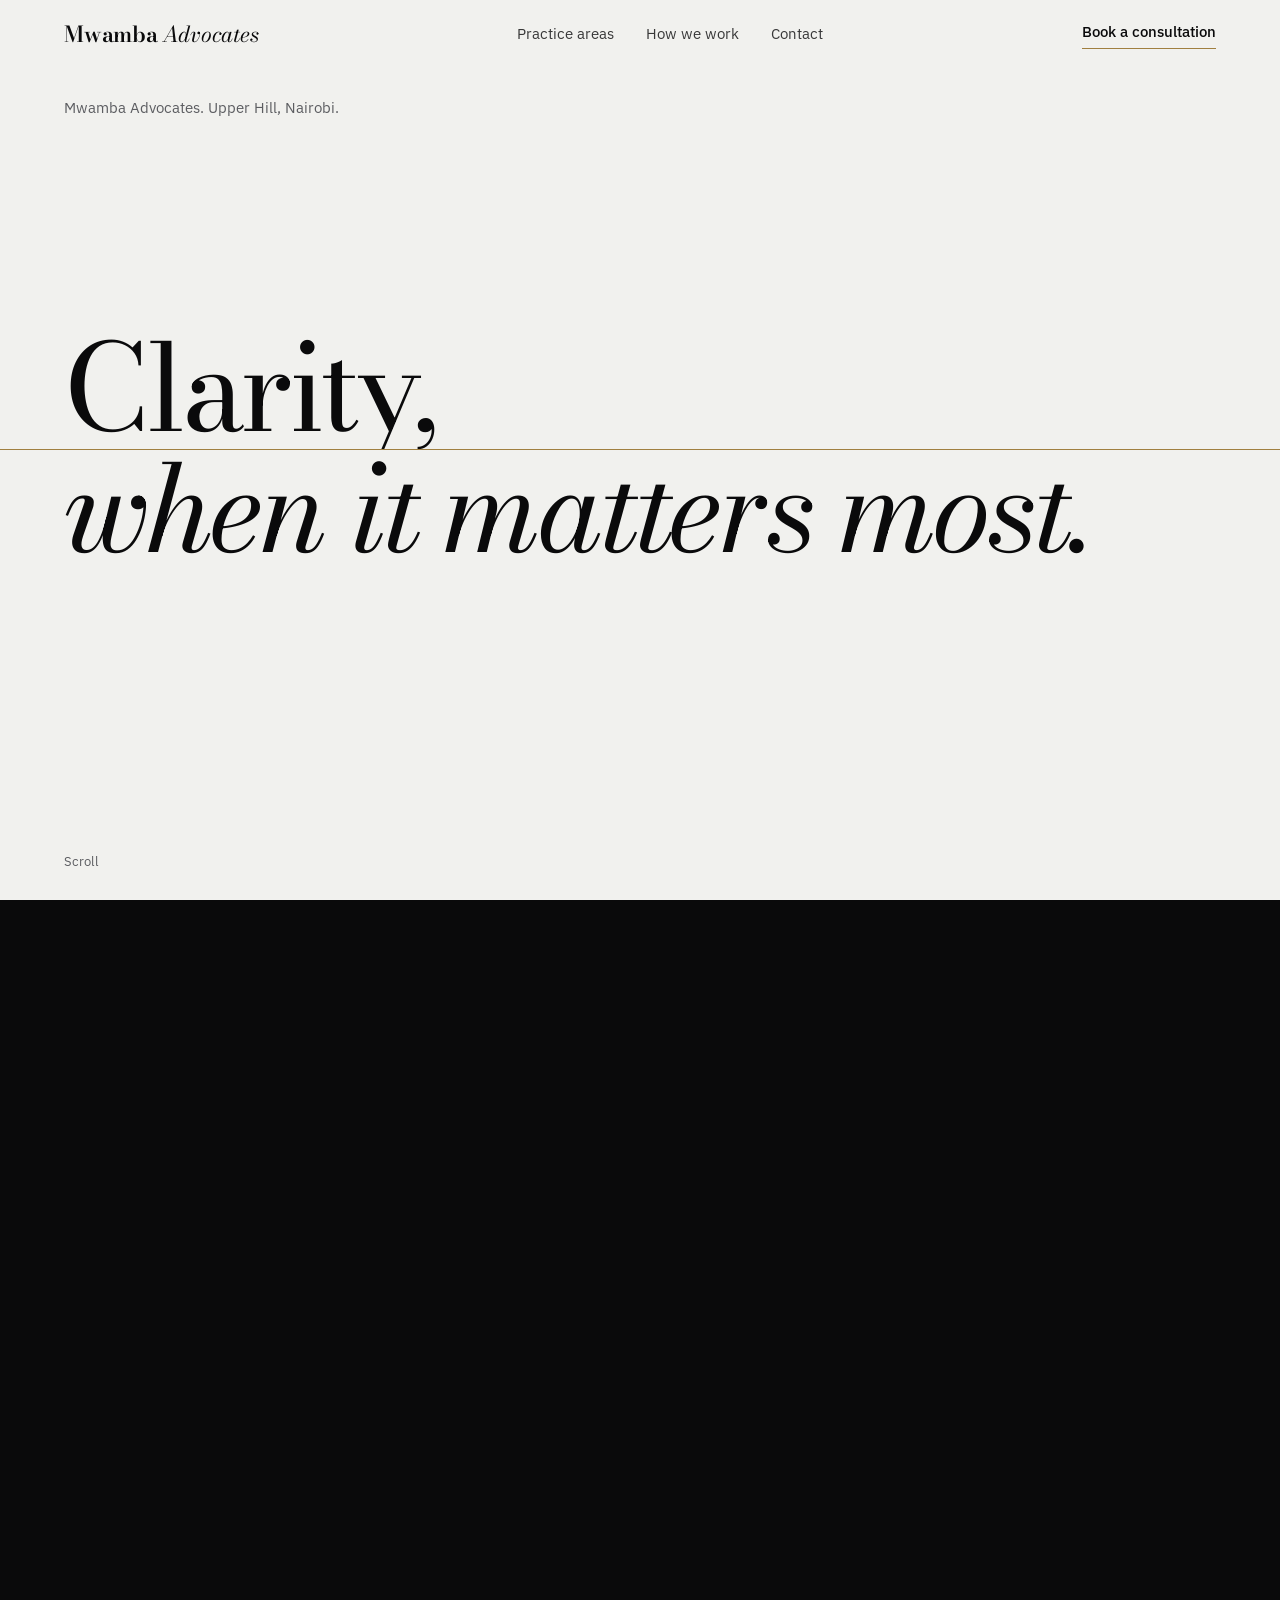
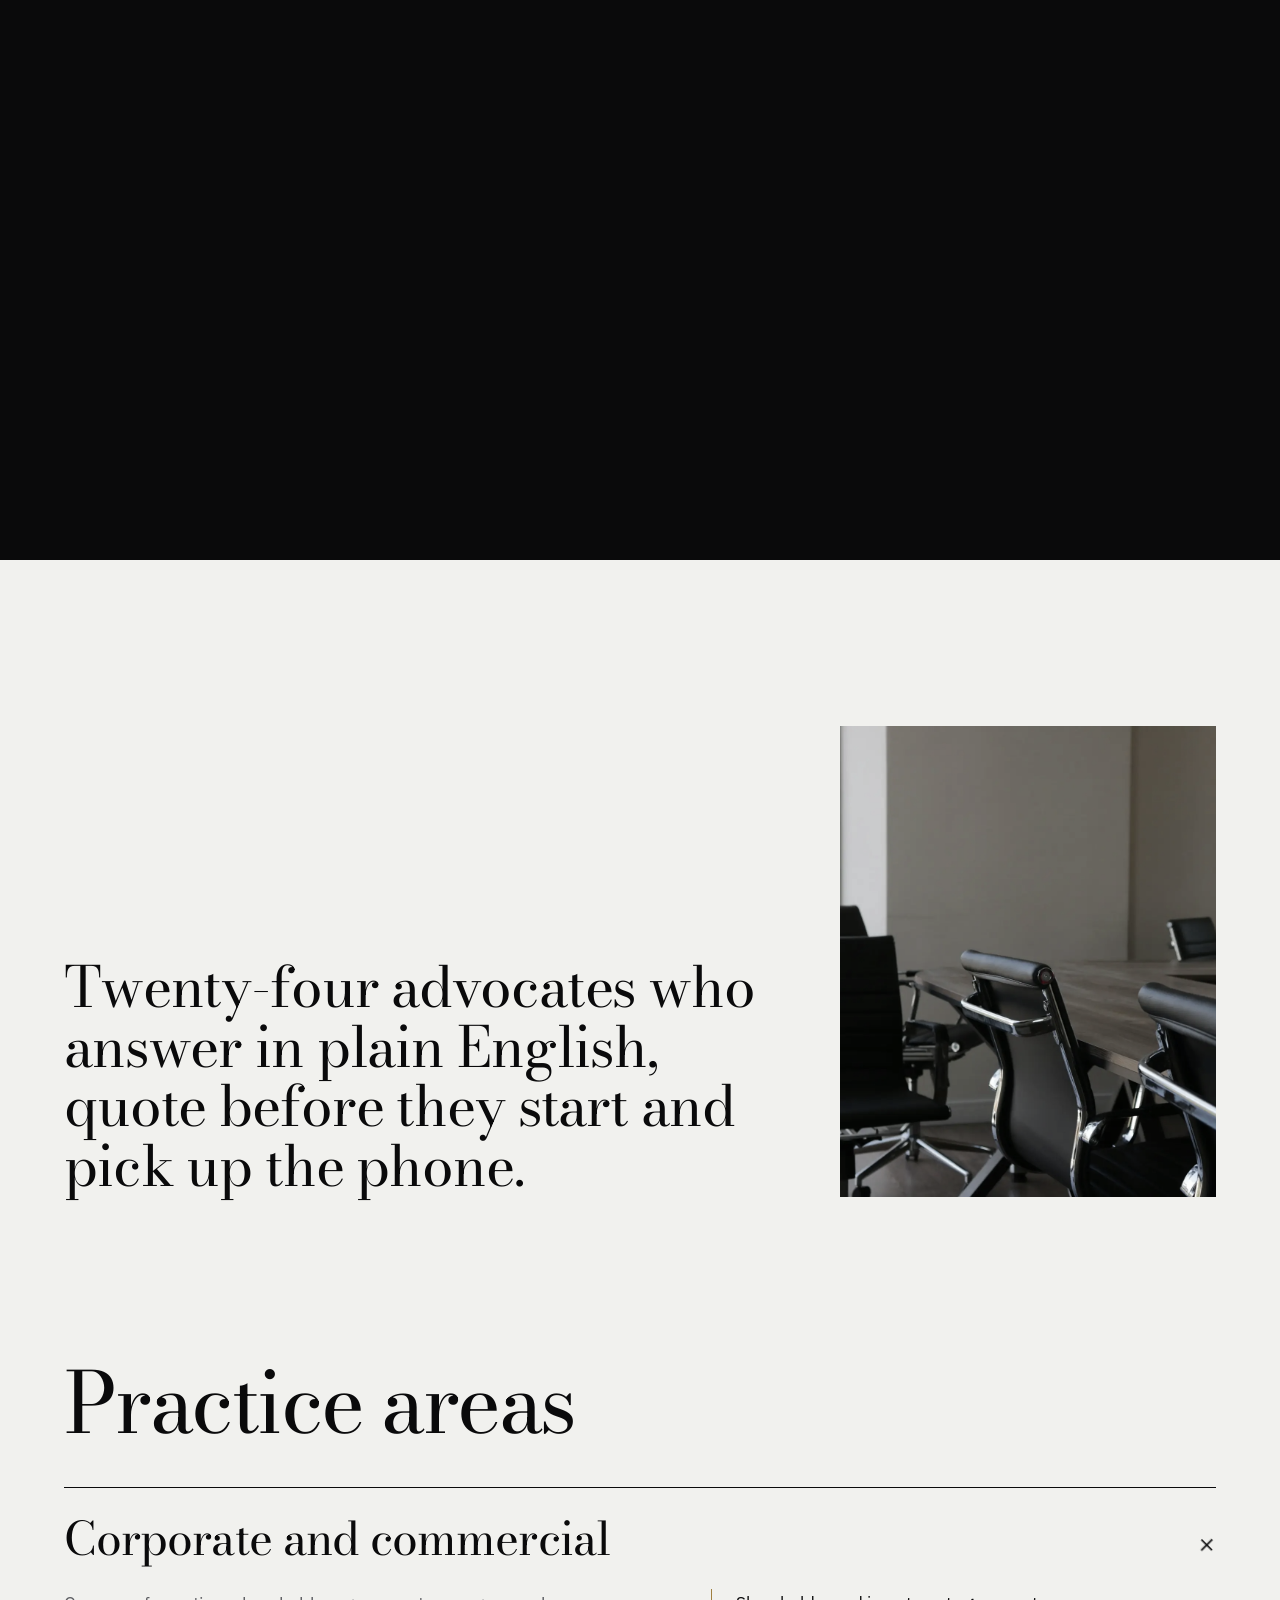
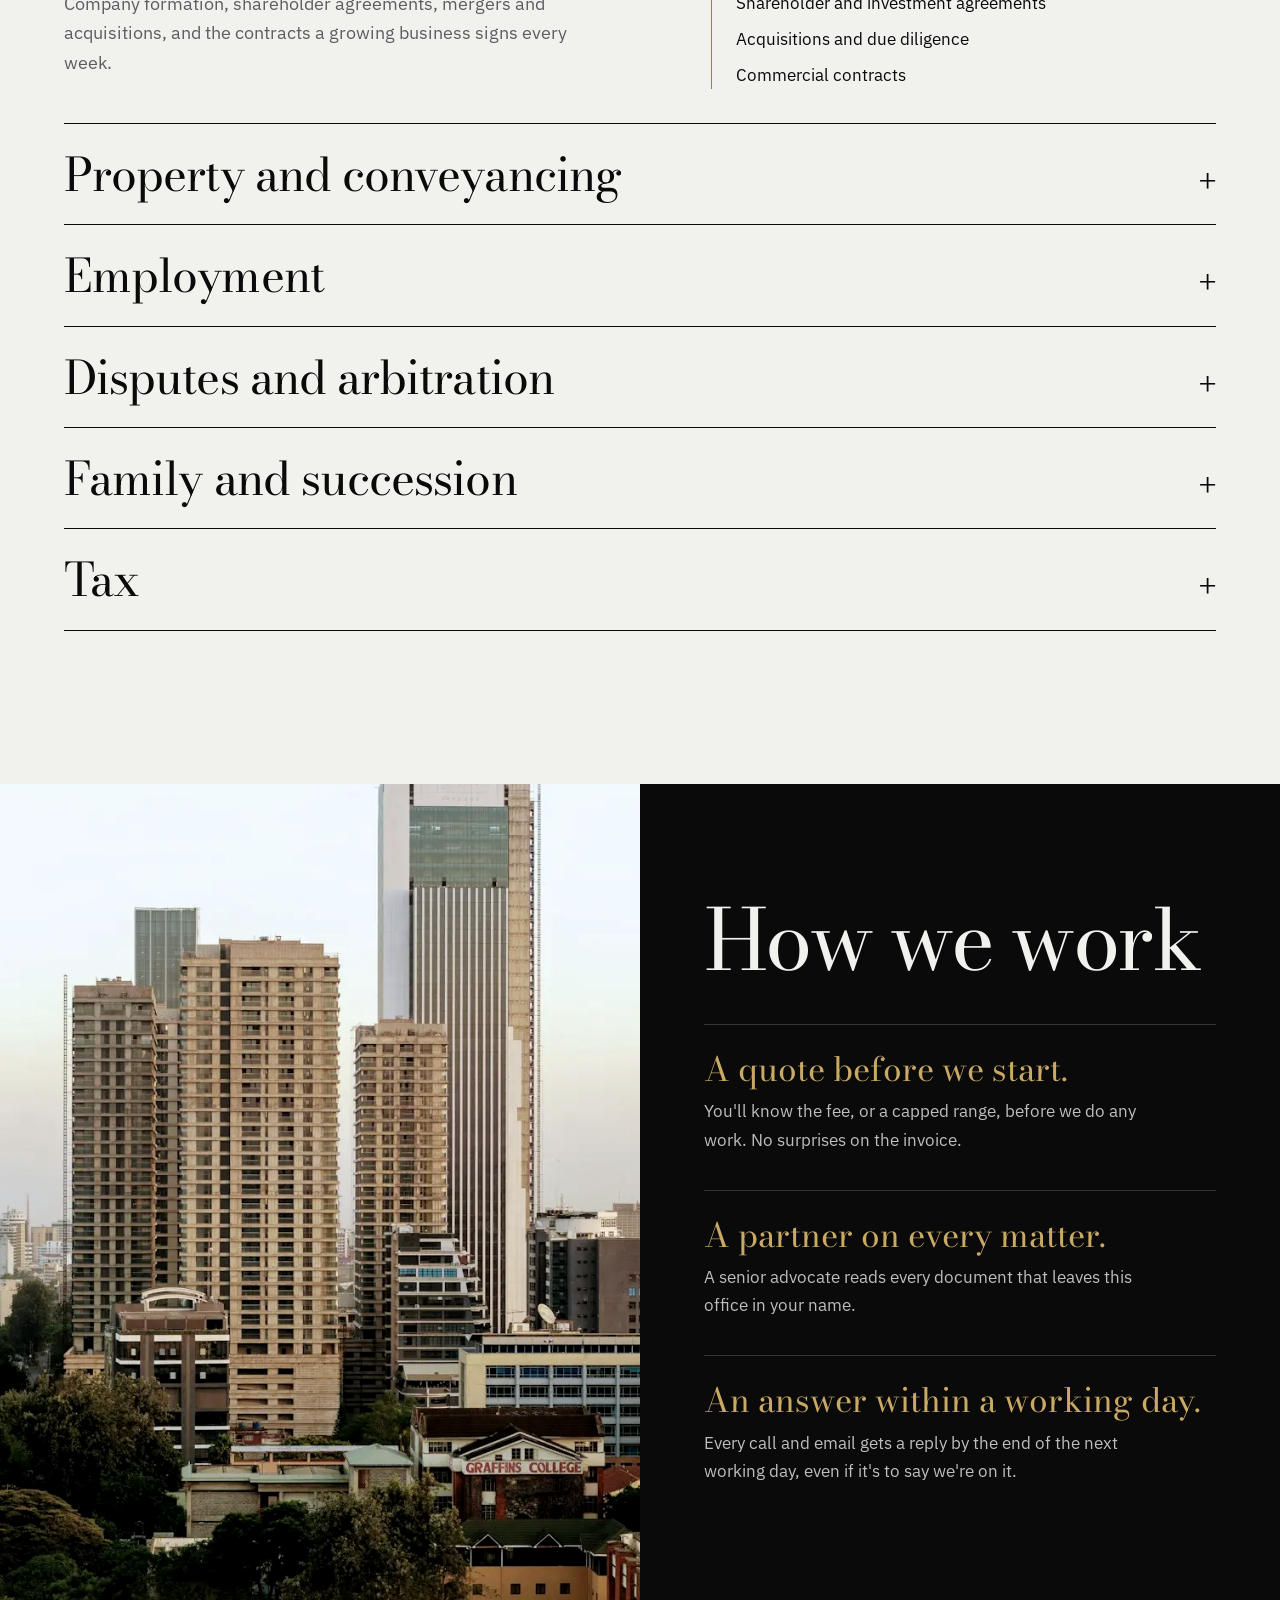
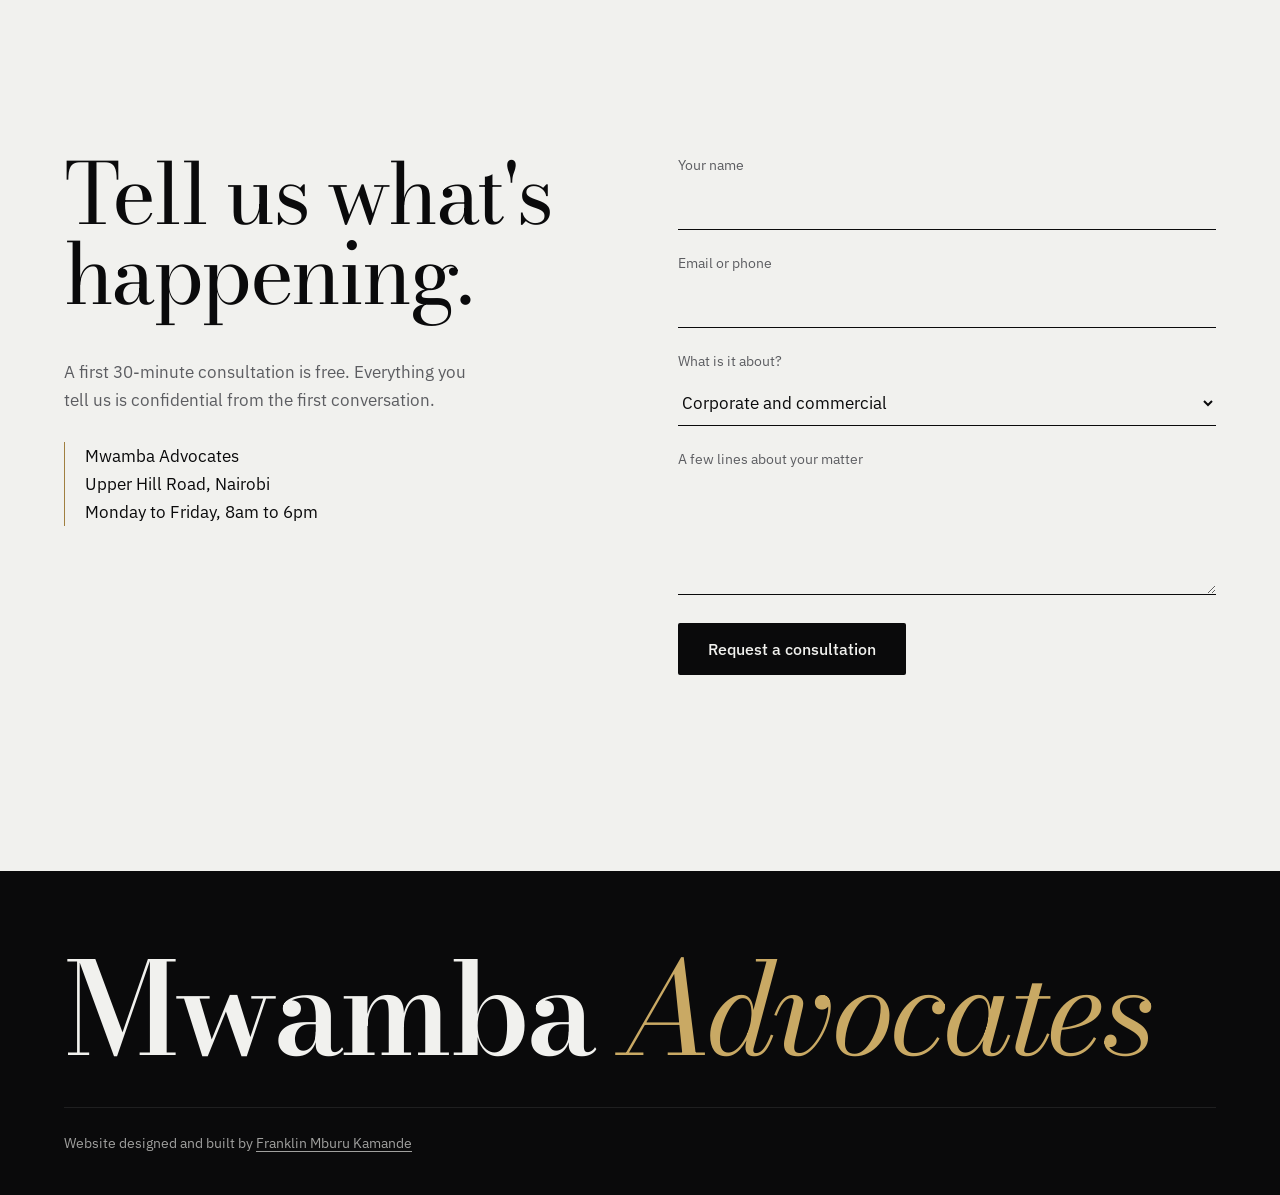
<file: public/concepts/mwamba/index.html>
<!doctype html>
<html lang="en">
<head>
  <meta charset="utf-8" />
  <meta name="viewport" content="width=device-width, initial-scale=1" />
  <title>Mwamba Advocates — Upper Hill, Nairobi</title>
  <meta name="description" content="A Nairobi law firm for companies, families and founders. Plain answers, fixed quotes and a partner on every matter." />
  <link rel="preload" href="fonts/bodoni-moda.woff2" as="font" type="font/woff2" crossorigin />
  <link rel="stylesheet" href="styles.css" />
</head>
<body>
  <a class="skip" href="#main">Skip to content</a>

  <header class="nav" id="nav">
    <a class="nav__logo" href="#top">Mwamba <em>Advocates</em></a>
    <nav class="nav__links" aria-label="Main">
      <a href="#practice">Practice areas</a>
      <a href="#approach">How we work</a>
      <a href="#contact">Contact</a>
    </nav>
    <a class="nav__cta" href="#contact">Book a consultation</a>
  </header>

  <main id="main">
    <!-- Hero: the page opens to the city -->
    <section class="hero" id="top">
      <div class="hero__stage" id="stage">
        <div class="hero__city" aria-hidden="true"><img src="images/night.webp" alt="" /></div>
        <div class="hero__inside">
          <p>Counsel for companies, families and founders.</p>
          <a class="button button--brass" href="#contact">Book a consultation</a>
        </div>
        <div class="hero__half hero__half--top">
          <p class="hero__kicker">Mwamba Advocates. Upper Hill, Nairobi.</p>
          <h1><span>Clarity,</span></h1>
        </div>
        <div class="hero__half hero__half--bottom">
          <p class="hero__line" aria-hidden="true">when it matters most.</p>
          <p class="hero__cue" aria-hidden="true">Scroll</p>
        </div>
        <span class="sr-only">Clarity, when it matters most.</span>
      </div>
    </section>

    <!-- Intro -->
    <section class="intro">
      <p class="intro__lead reveal">Twenty-four advocates who answer in plain English, quote before they start and pick up the phone.</p>
      <div class="intro__side reveal">
        <img src="images/office.webp" alt="A quiet meeting room with dark chairs" loading="lazy" />
      </div>
    </section>

    <!-- Practice areas -->
    <section class="practice" id="practice">
      <h2 class="reveal">Practice areas</h2>
      <div class="areas">
        <details class="reveal" open>
          <summary>Corporate and commercial</summary>
          <div class="areas__body"><p>Company formation, shareholder agreements, mergers and acquisitions, and the contracts a growing business signs every week.</p><ul><li>Shareholder and investment agreements</li><li>Acquisitions and due diligence</li><li>Commercial contracts</li></ul></div>
        </details>
        <details class="reveal">
          <summary>Property and conveyancing</summary>
          <div class="areas__body"><p>Buying, selling, leasing and developing land, with title searches done properly before money changes hands.</p><ul><li>Sale and purchase of land</li><li>Leases and sectional titles</li><li>Development agreements</li></ul></div>
        </details>
        <details class="reveal">
          <summary>Employment</summary>
          <div class="areas__body"><p>Contracts, policies, restructuring and disputes, for employers who want to get it right the first time.</p><ul><li>Employment contracts and handbooks</li><li>Redundancy and restructuring</li><li>Employment and Labour Relations Court</li></ul></div>
        </details>
        <details class="reveal">
          <summary>Disputes and arbitration</summary>
          <div class="areas__body"><p>We try to settle first. When we can't, we go to court or arbitration fully prepared.</p><ul><li>Commercial litigation</li><li>Arbitration and mediation</li><li>Debt recovery</li></ul></div>
        </details>
        <details class="reveal">
          <summary>Family and succession</summary>
          <div class="areas__body"><p>Wills, trusts, estates and family matters, handled with care and discretion.</p><ul><li>Wills and family trusts</li><li>Succession and probate</li><li>Matrimonial property</li></ul></div>
        </details>
        <details class="reveal">
          <summary>Tax</summary>
          <div class="areas__body"><p>Advice on structuring, compliance and disputes with the revenue authority.</p><ul><li>Tax structuring</li><li>Objections and appeals</li><li>Transfer pricing</li></ul></div>
        </details>
      </div>
    </section>

    <!-- Approach -->
    <section class="approach" id="approach">
      <img class="approach__photo" src="images/towers.webp" alt="Office towers in Nairobi" loading="lazy" />
      <div class="approach__body">
        <h2 class="reveal">How we work</h2>
        <ul class="principles">
          <li class="reveal"><h3>A quote before we start.</h3><p>You'll know the fee, or a capped range, before we do any work. No surprises on the invoice.</p></li>
          <li class="reveal"><h3>A partner on every matter.</h3><p>A senior advocate reads every document that leaves this office in your name.</p></li>
          <li class="reveal"><h3>An answer within a working day.</h3><p>Every call and email gets a reply by the end of the next working day, even if it's to say we're on it.</p></li>
        </ul>
      </div>
    </section>

    <!-- Contact -->
    <section class="contact" id="contact">
      <div class="contact__text">
        <h2 class="reveal">Tell us what's happening.</h2>
        <p class="reveal">A first 30-minute consultation is free. Everything you tell us is confidential from the first conversation.</p>
        <address class="reveal">Mwamba Advocates<br />Upper Hill Road, Nairobi<br />Monday to Friday, 8am to 6pm</address>
      </div>
      <form class="contact__form reveal" id="contact-form" novalidate>
        <label>Your name<input type="text" name="name" autocomplete="name" required /></label>
        <label>Email or phone<input type="text" name="reach" autocomplete="email" required /></label>
        <label>What is it about?
          <select name="area">
            <option>Corporate and commercial</option><option>Property and conveyancing</option><option>Employment</option><option>Disputes and arbitration</option><option>Family and succession</option><option>Tax</option><option>Not sure yet</option>
          </select>
        </label>
        <label>A few lines about your matter<textarea name="note" rows="4"></textarea></label>
        <button class="button" type="submit">Request a consultation</button>
        <p class="form-status" id="contact-status" role="status" aria-live="polite"></p>
      </form>
    </section>
  </main>

  <footer class="footer">
    <p class="footer__name">Mwamba <em>Advocates</em></p>
    <p class="footer__credit">Website designed and built by <a href="https://franklins-portfolio-v1.vercel.app/" target="_blank" rel="noopener">Franklin Mburu Kamande</a></p>
  </footer>

  <script src="main.js"></script>
</body>
</html>
</file>
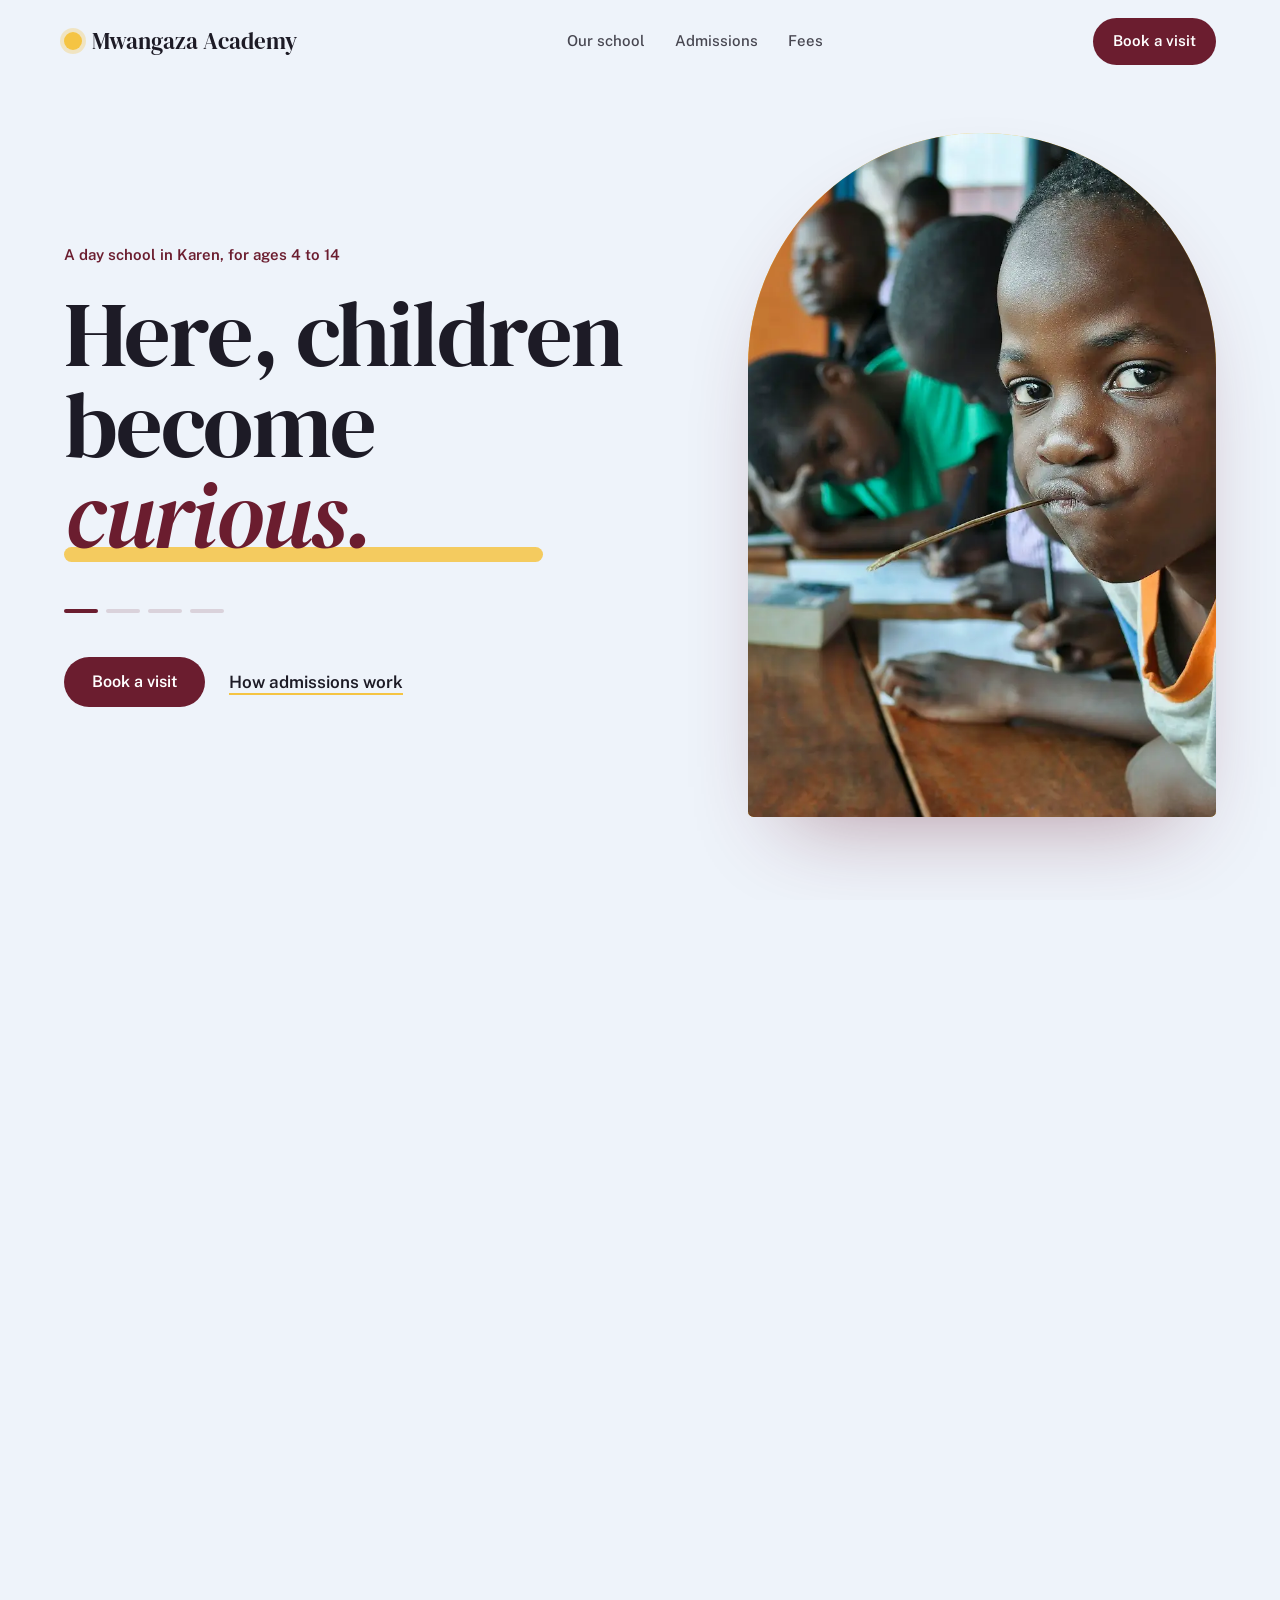
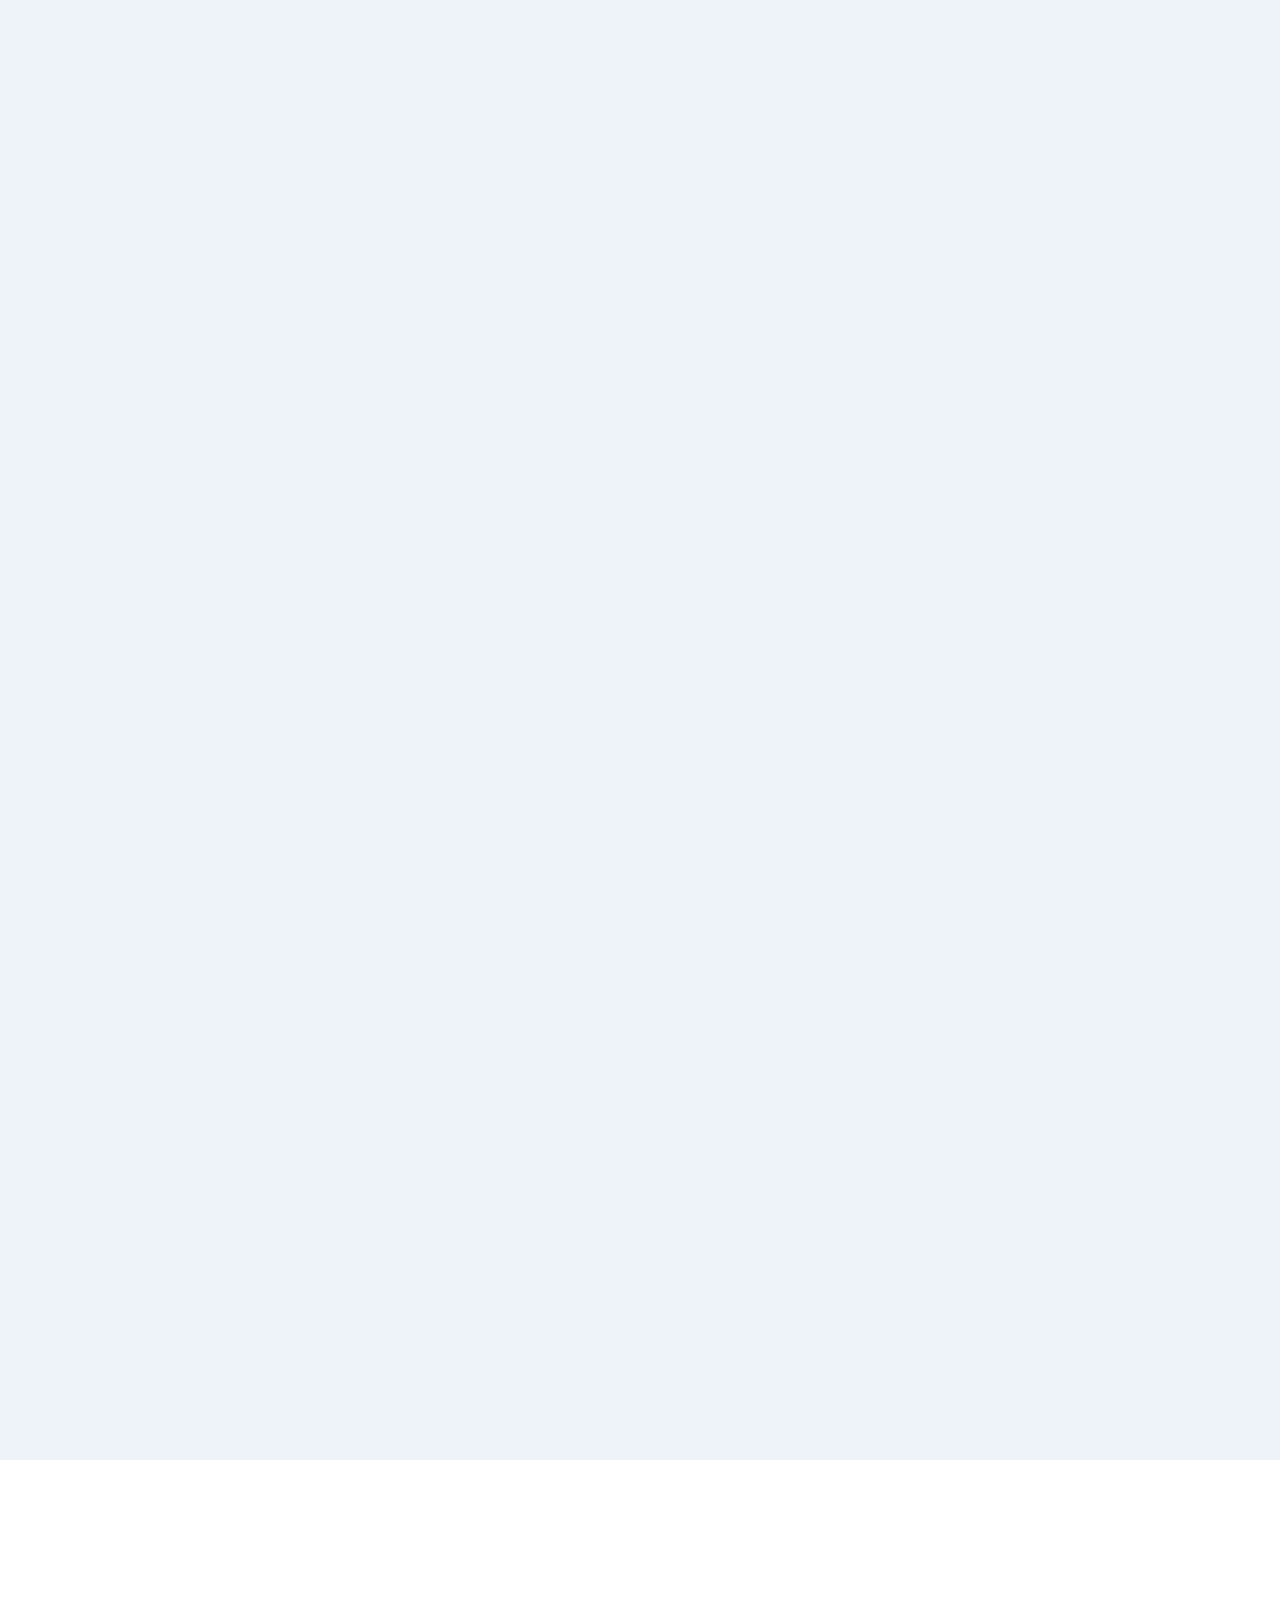
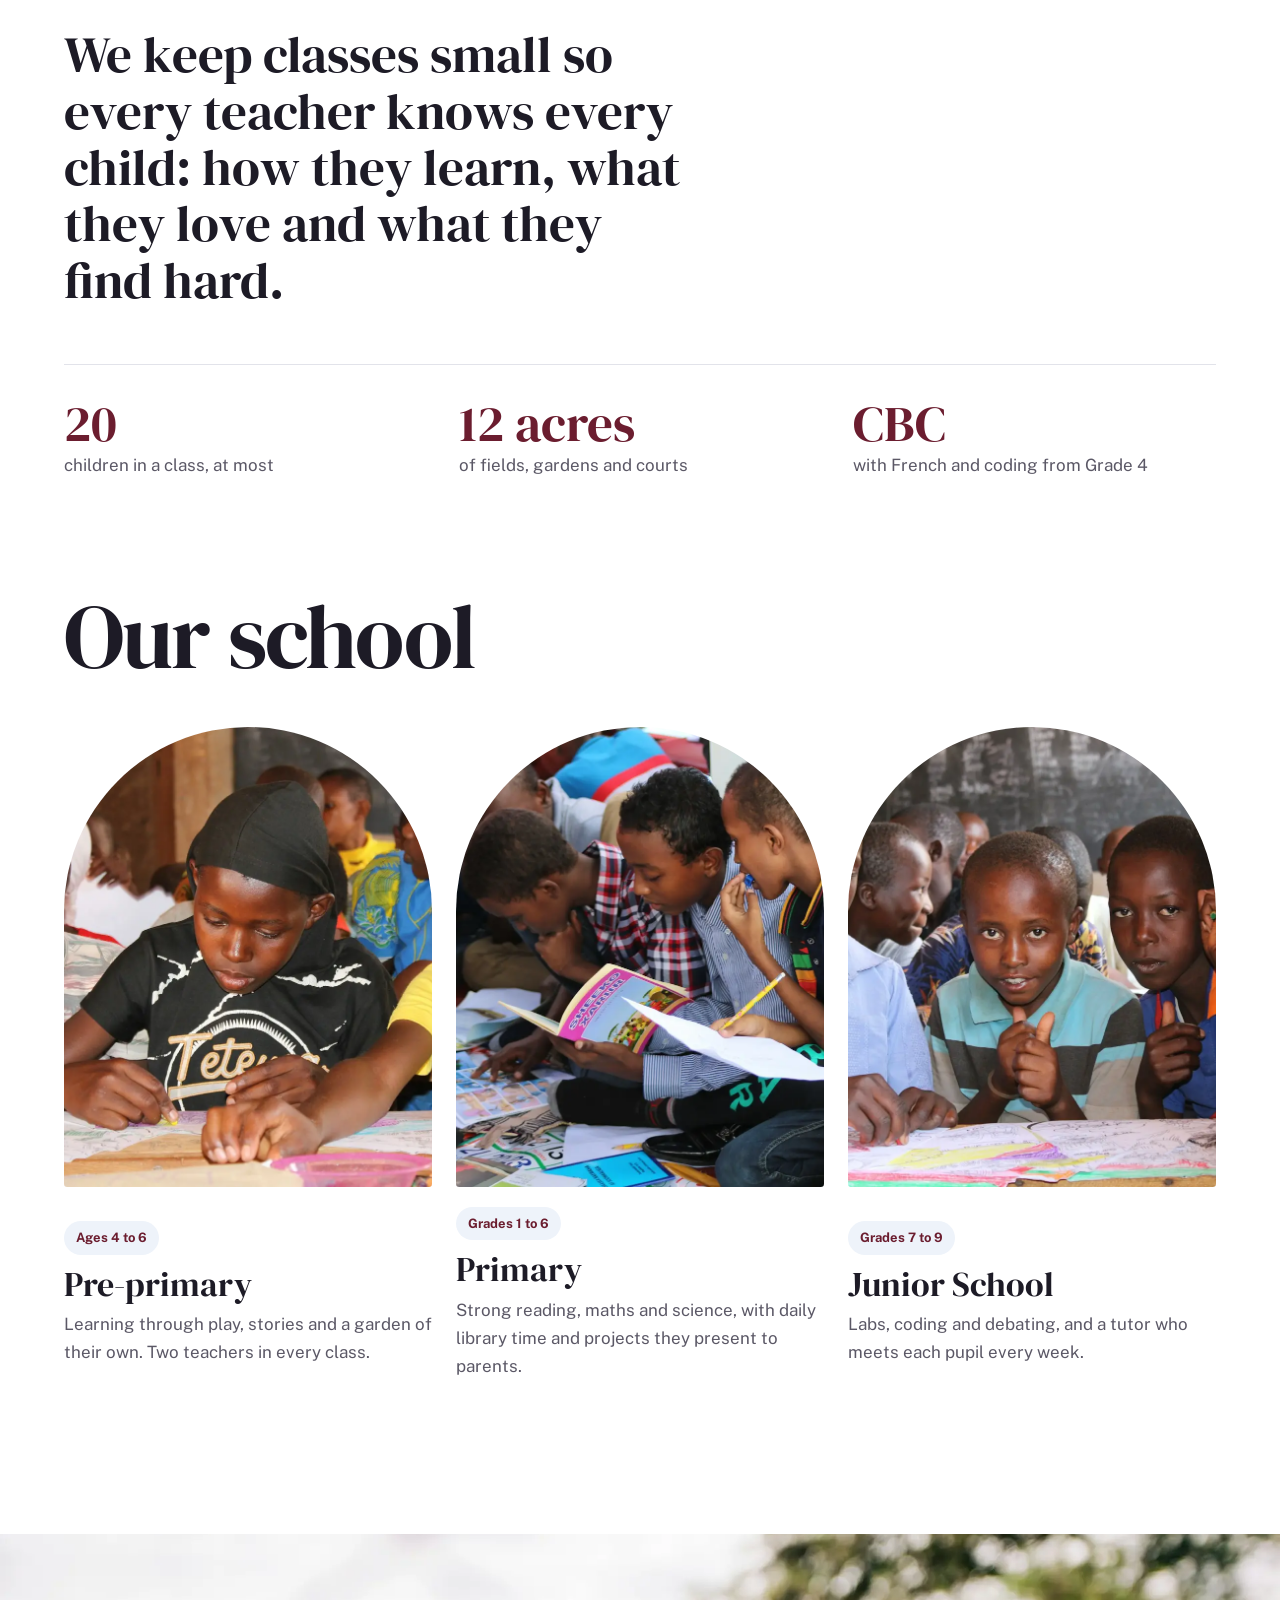
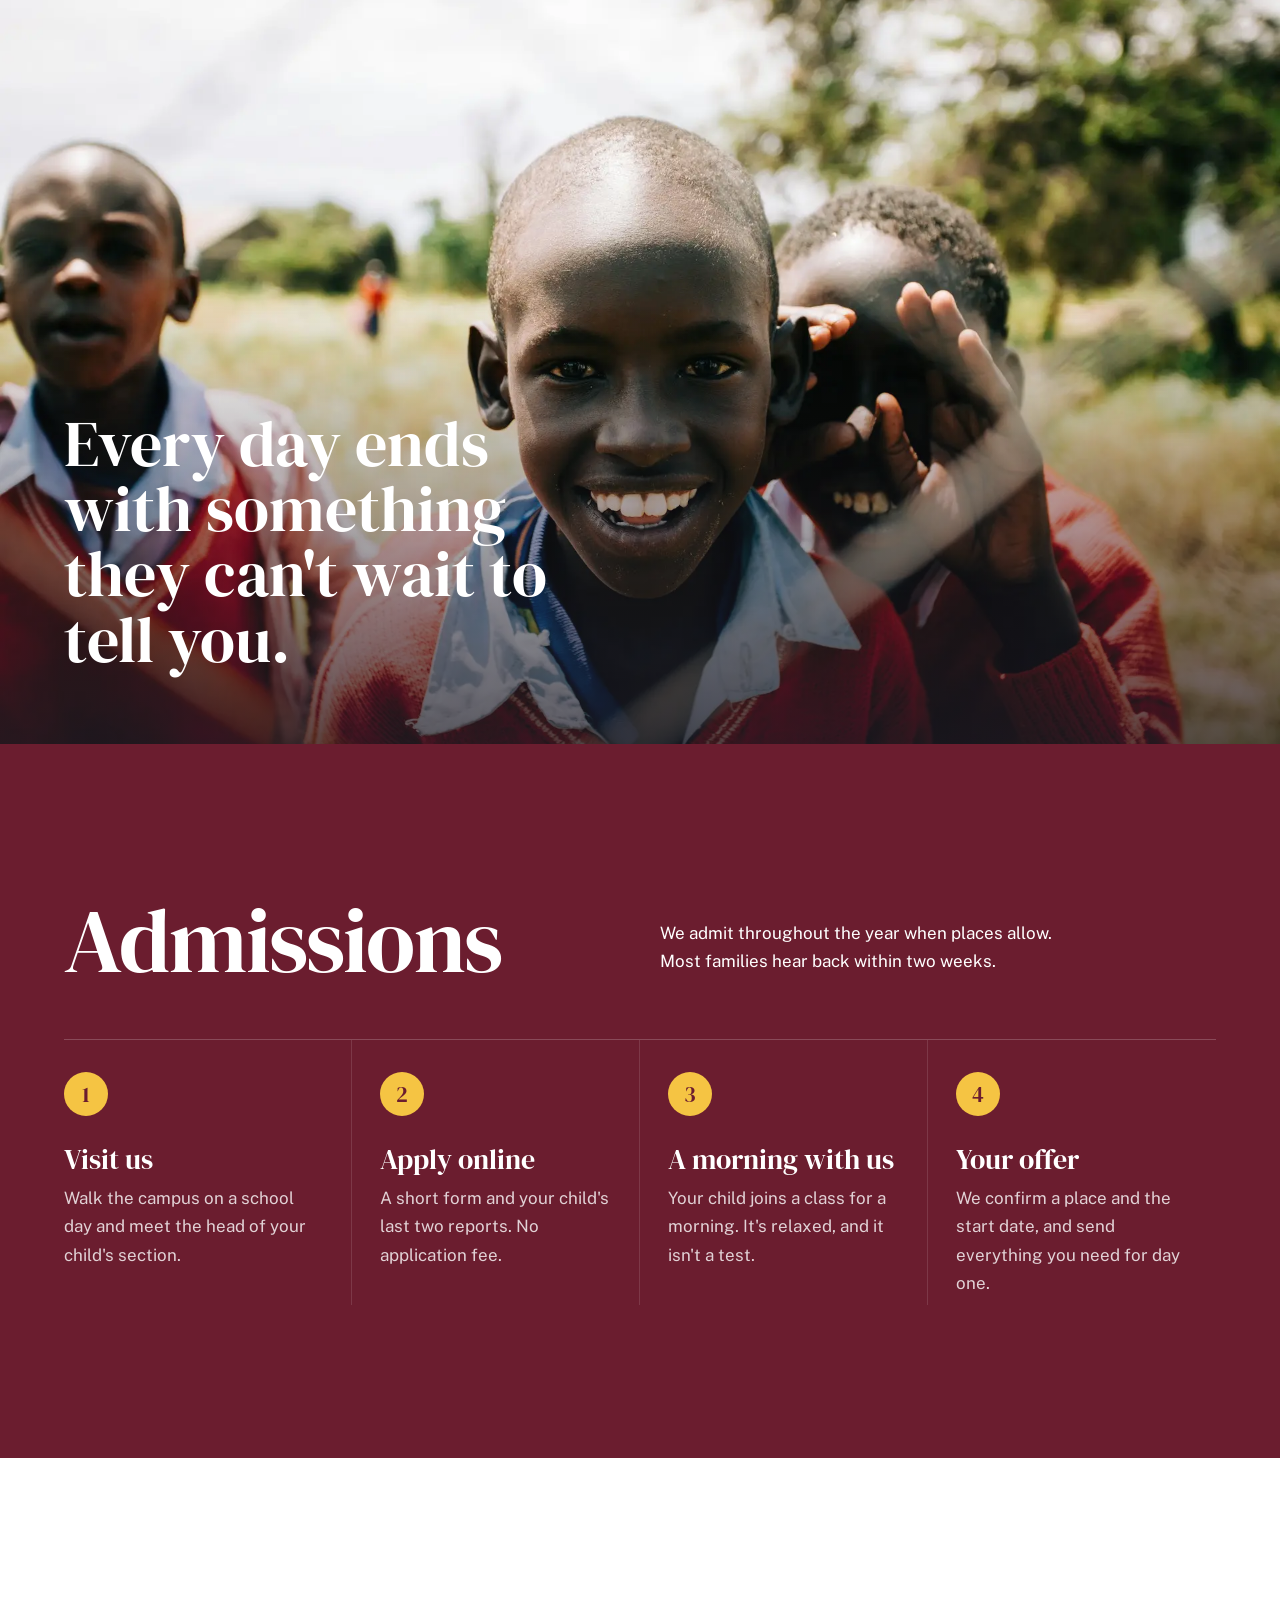
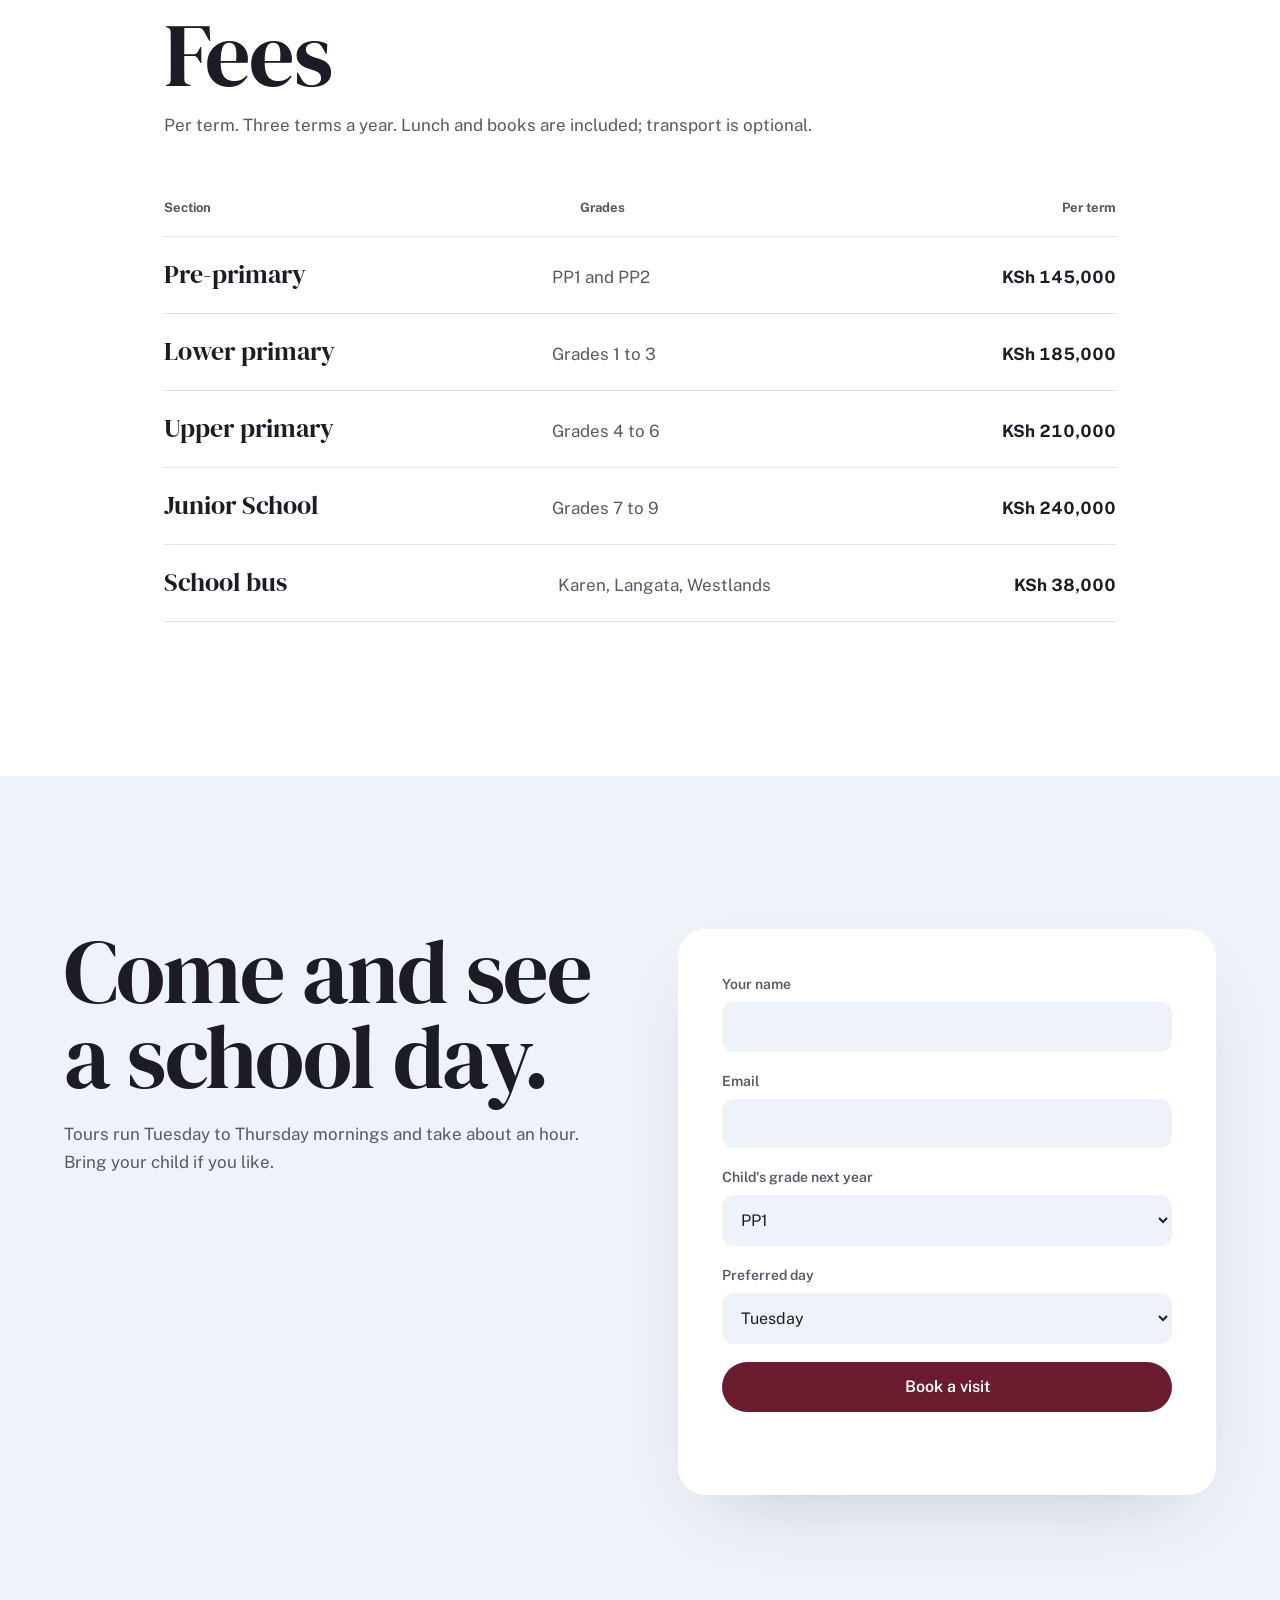
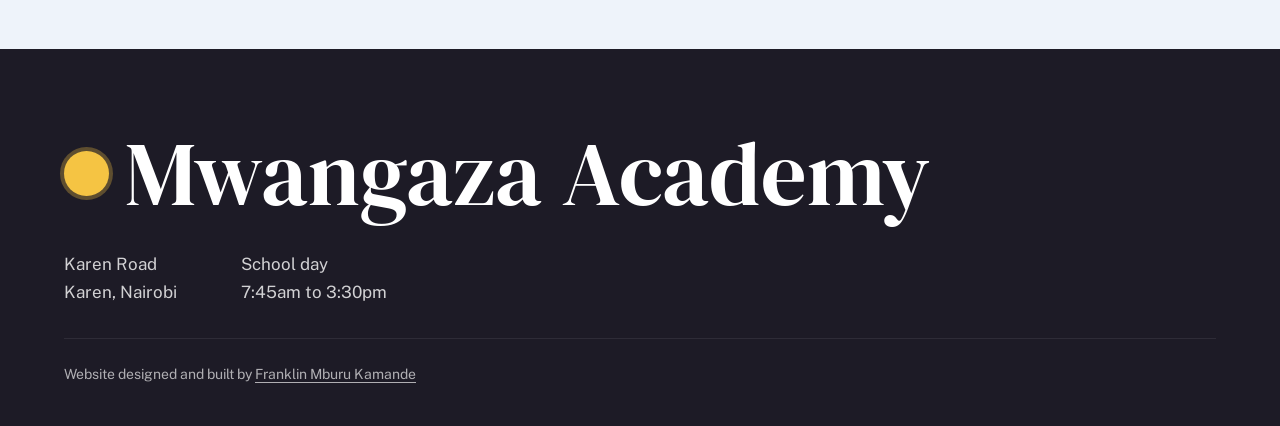
<file: public/concepts/mwangaza/index.html>
<!doctype html>
<html lang="en">
<head>
  <meta charset="utf-8" />
  <meta name="viewport" content="width=device-width, initial-scale=1" />
  <title>Mwangaza Academy — A day school in Karen, Nairobi</title>
  <meta name="description" content="A day school in Karen for children aged 4 to 14. Small classes, a big campus and teachers who know every child by name." />
  <link rel="preload" href="fonts/dm-serif-display.woff2" as="font" type="font/woff2" crossorigin />
  <link rel="stylesheet" href="styles.css" />
</head>
<body>
  <a class="skip" href="#main">Skip to content</a>

  <header class="nav" id="nav">
    <a class="nav__logo" href="#top"><span class="nav__sun" aria-hidden="true"></span>Mwangaza Academy</a>
    <nav class="nav__links" aria-label="Main">
      <a href="#school">Our school</a>
      <a href="#admissions">Admissions</a>
      <a href="#fees">Fees</a>
    </nav>
    <a class="nav__cta" href="#visit">Book a visit</a>
  </header>

  <main id="main">
    <!-- Hero: the last word changes as you scroll -->
    <section class="hero" id="top">
      <div class="hero__stage" id="stage">
        <div class="hero__text">
          <p class="hero__kicker">A day school in Karen, for ages 4 to 14</p>
          <h1>
            <span class="hero__lead">Here, children become</span>
            <span class="hero__words" aria-live="polite">
              <span class="hero__word is-on">curious.</span>
              <span class="hero__word">kind.</span>
              <span class="hero__word">brave.</span>
              <span class="hero__word">ready.</span>
            </span>
          </h1>
          <div class="hero__progress" aria-hidden="true"><i></i><i></i><i></i><i></i></div>
          <div class="hero__ctas"><a class="button" href="#visit">Book a visit</a><a class="hero__link" href="#admissions">How admissions work</a></div>
        </div>
        <div class="hero__arch" aria-hidden="true">
          <img class="is-on" src="images/desk.webp" alt="" />
          <img src="images/student.webp" alt="" />
          <img src="images/joy.webp" alt="" />
          <img src="images/student-2.webp" alt="" />
        </div>
      </div>
    </section>

    <!-- Intro -->
    <section class="intro">
      <p class="intro__lead reveal">We keep classes small so every teacher knows every child: how they learn, what they love and what they find hard.</p>
      <ul class="intro__facts reveal">
        <li><strong>20</strong><span>children in a class, at most</span></li>
        <li><strong>12 acres</strong><span>of fields, gardens and courts</span></li>
        <li><strong>CBC</strong><span>with French and coding from Grade 4</span></li>
      </ul>
    </section>

    <!-- Our school -->
    <section class="school" id="school">
      <h2 class="reveal">Our school</h2>
      <div class="stages">
        <article class="stage reveal">
          <img src="images/drawing.webp" alt="Young children drawing together at a table" loading="lazy" />
          <div><span class="stage__age">Ages 4 to 6</span><h3>Pre-primary</h3><p>Learning through play, stories and a garden of their own. Two teachers in every class.</p></div>
        </article>
        <article class="stage reveal">
          <img src="images/reading.webp" alt="Children reading books together" loading="lazy" />
          <div><span class="stage__age">Grades 1 to 6</span><h3>Primary</h3><p>Strong reading, maths and science, with daily library time and projects they present to parents.</p></div>
        </article>
        <article class="stage reveal">
          <img src="images/class.webp" alt="Pupils working at their desks in a classroom" loading="lazy" />
          <div><span class="stage__age">Grades 7 to 9</span><h3>Junior School</h3><p>Labs, coding and debating, and a tutor who meets each pupil every week.</p></div>
        </article>
      </div>
    </section>

    <!-- Band -->
    <section class="band">
      <img src="images/hero.webp" alt="A group of smiling schoolchildren outdoors" loading="lazy" />
      <p class="reveal">Every day ends with something they can't wait to tell you.</p>
    </section>

    <!-- Admissions -->
    <section class="admissions" id="admissions">
      <div class="admissions__head">
        <h2 class="reveal">Admissions</h2>
        <p class="reveal">We admit throughout the year when places allow. Most families hear back within two weeks.</p>
      </div>
      <ol class="steps">
        <li class="reveal"><span>1</span><h3>Visit us</h3><p>Walk the campus on a school day and meet the head of your child's section.</p></li>
        <li class="reveal"><span>2</span><h3>Apply online</h3><p>A short form and your child's last two reports. No application fee.</p></li>
        <li class="reveal"><span>3</span><h3>A morning with us</h3><p>Your child joins a class for a morning. It's relaxed, and it isn't a test.</p></li>
        <li class="reveal"><span>4</span><h3>Your offer</h3><p>We confirm a place and the start date, and send everything you need for day one.</p></li>
      </ol>
    </section>

    <!-- Fees -->
    <section class="fees" id="fees">
      <h2 class="reveal">Fees</h2>
      <p class="fees__note reveal">Per term. Three terms a year. Lunch and books are included; transport is optional.</p>
      <div class="fees__table reveal" role="table" aria-label="Fees per term">
        <div role="row" class="fees__row fees__row--head"><span role="columnheader">Section</span><span role="columnheader">Grades</span><span role="columnheader">Per term</span></div>
        <div role="row" class="fees__row"><span role="cell">Pre-primary</span><span role="cell">PP1 and PP2</span><span role="cell">KSh 145,000</span></div>
        <div role="row" class="fees__row"><span role="cell">Lower primary</span><span role="cell">Grades 1 to 3</span><span role="cell">KSh 185,000</span></div>
        <div role="row" class="fees__row"><span role="cell">Upper primary</span><span role="cell">Grades 4 to 6</span><span role="cell">KSh 210,000</span></div>
        <div role="row" class="fees__row"><span role="cell">Junior School</span><span role="cell">Grades 7 to 9</span><span role="cell">KSh 240,000</span></div>
        <div role="row" class="fees__row"><span role="cell">School bus</span><span role="cell">Karen, Langata, Westlands</span><span role="cell">KSh 38,000</span></div>
      </div>
    </section>

    <!-- Visit -->
    <section class="visit" id="visit">
      <div class="visit__text">
        <h2 class="reveal">Come and see a school day.</h2>
        <p class="reveal">Tours run Tuesday to Thursday mornings and take about an hour. Bring your child if you like.</p>
      </div>
      <form class="visit__form reveal" id="visit-form" novalidate>
        <label>Your name<input type="text" name="name" autocomplete="name" required /></label>
        <label>Email<input type="email" name="email" autocomplete="email" required /></label>
        <label>Child's grade next year
          <select name="grade">
            <option>PP1</option><option>PP2</option><option>Grade 1</option><option>Grade 2</option><option>Grade 3</option><option>Grade 4</option><option>Grade 5</option><option>Grade 6</option><option>Grade 7</option><option>Grade 8</option><option>Grade 9</option>
          </select>
        </label>
        <label>Preferred day
          <select name="day"><option>Tuesday</option><option>Wednesday</option><option>Thursday</option></select>
        </label>
        <button class="button" type="submit">Book a visit</button>
        <p class="form-status" id="visit-status" role="status" aria-live="polite"></p>
      </form>
    </section>
  </main>

  <footer class="footer">
    <p class="footer__name"><span class="nav__sun" aria-hidden="true"></span>Mwangaza Academy</p>
    <div class="footer__cols">
      <p>Karen Road<br />Karen, Nairobi</p>
      <p>School day<br />7:45am to 3:30pm</p>
    </div>
    <p class="footer__credit">Website designed and built by <a href="https://franklins-portfolio-v1.vercel.app/" target="_blank" rel="noopener">Franklin Mburu Kamande</a></p>
  </footer>

  <script src="main.js"></script>
</body>
</html>
</file>
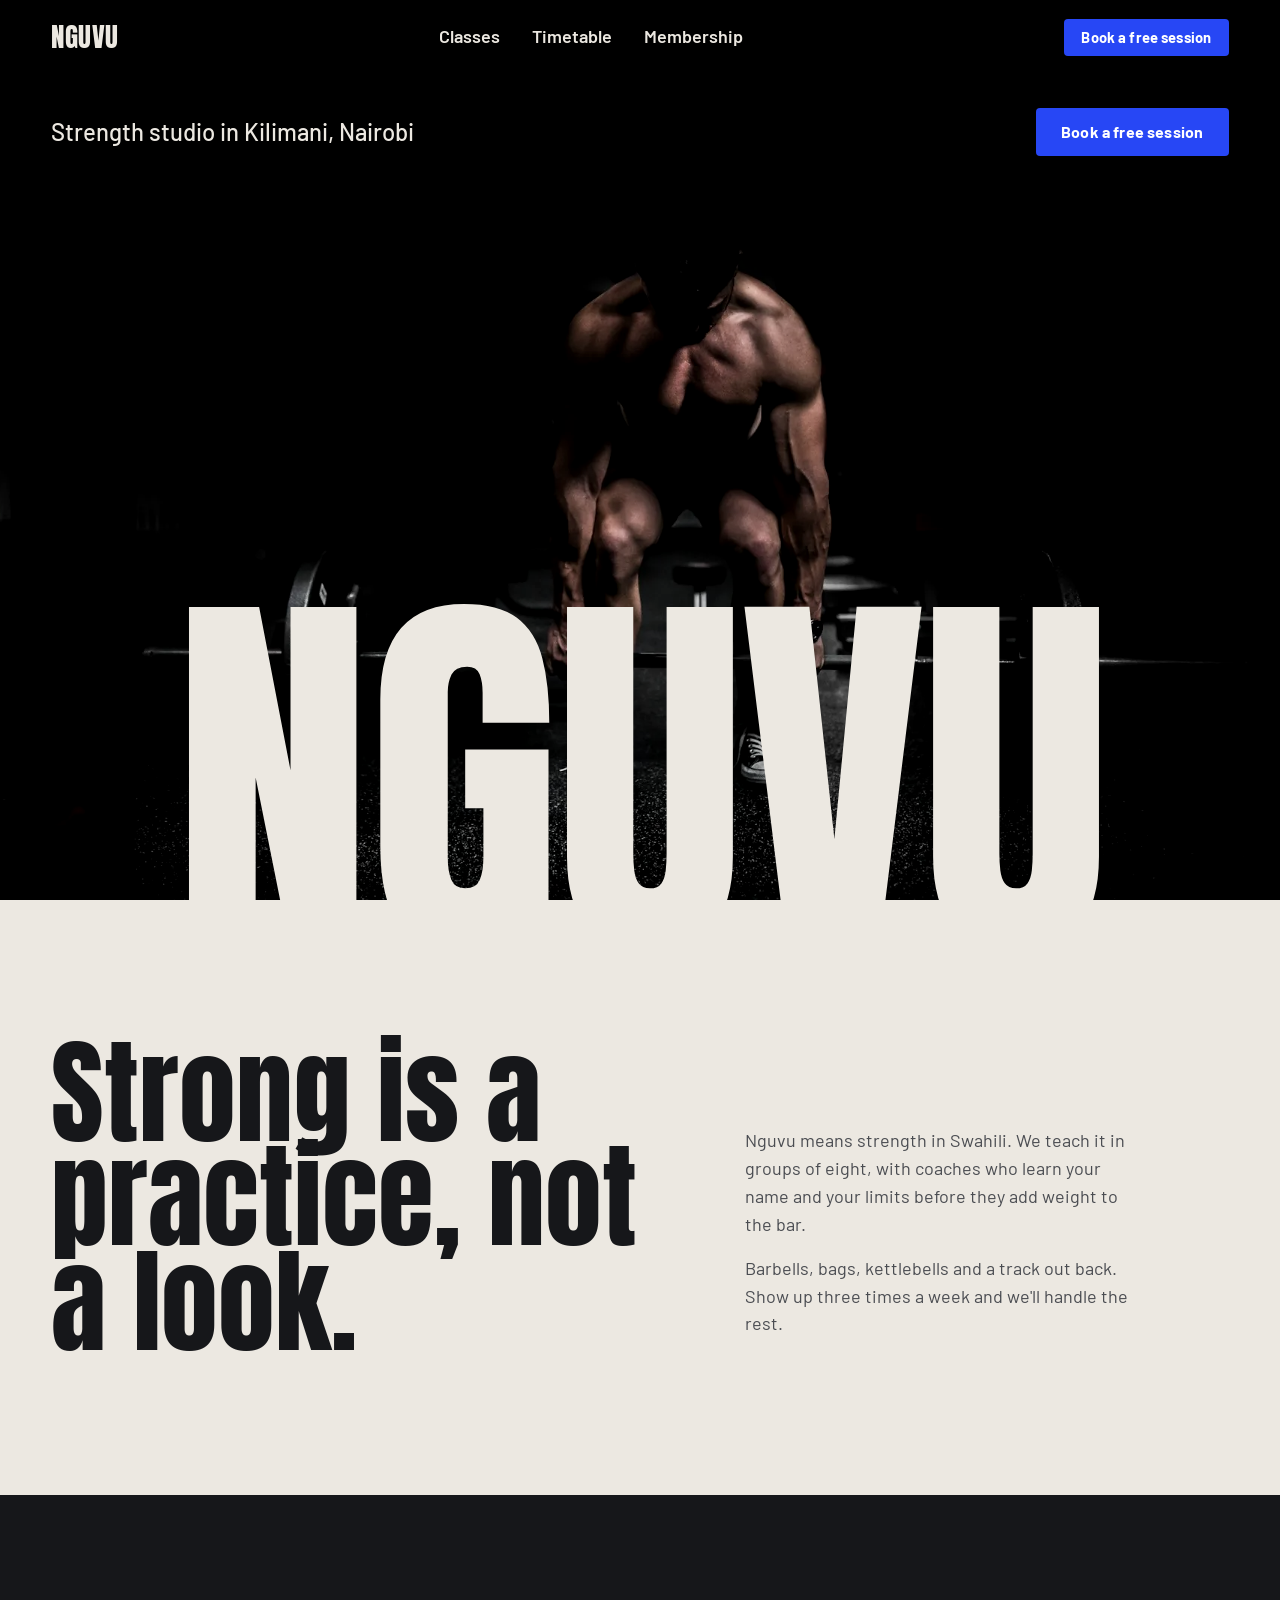
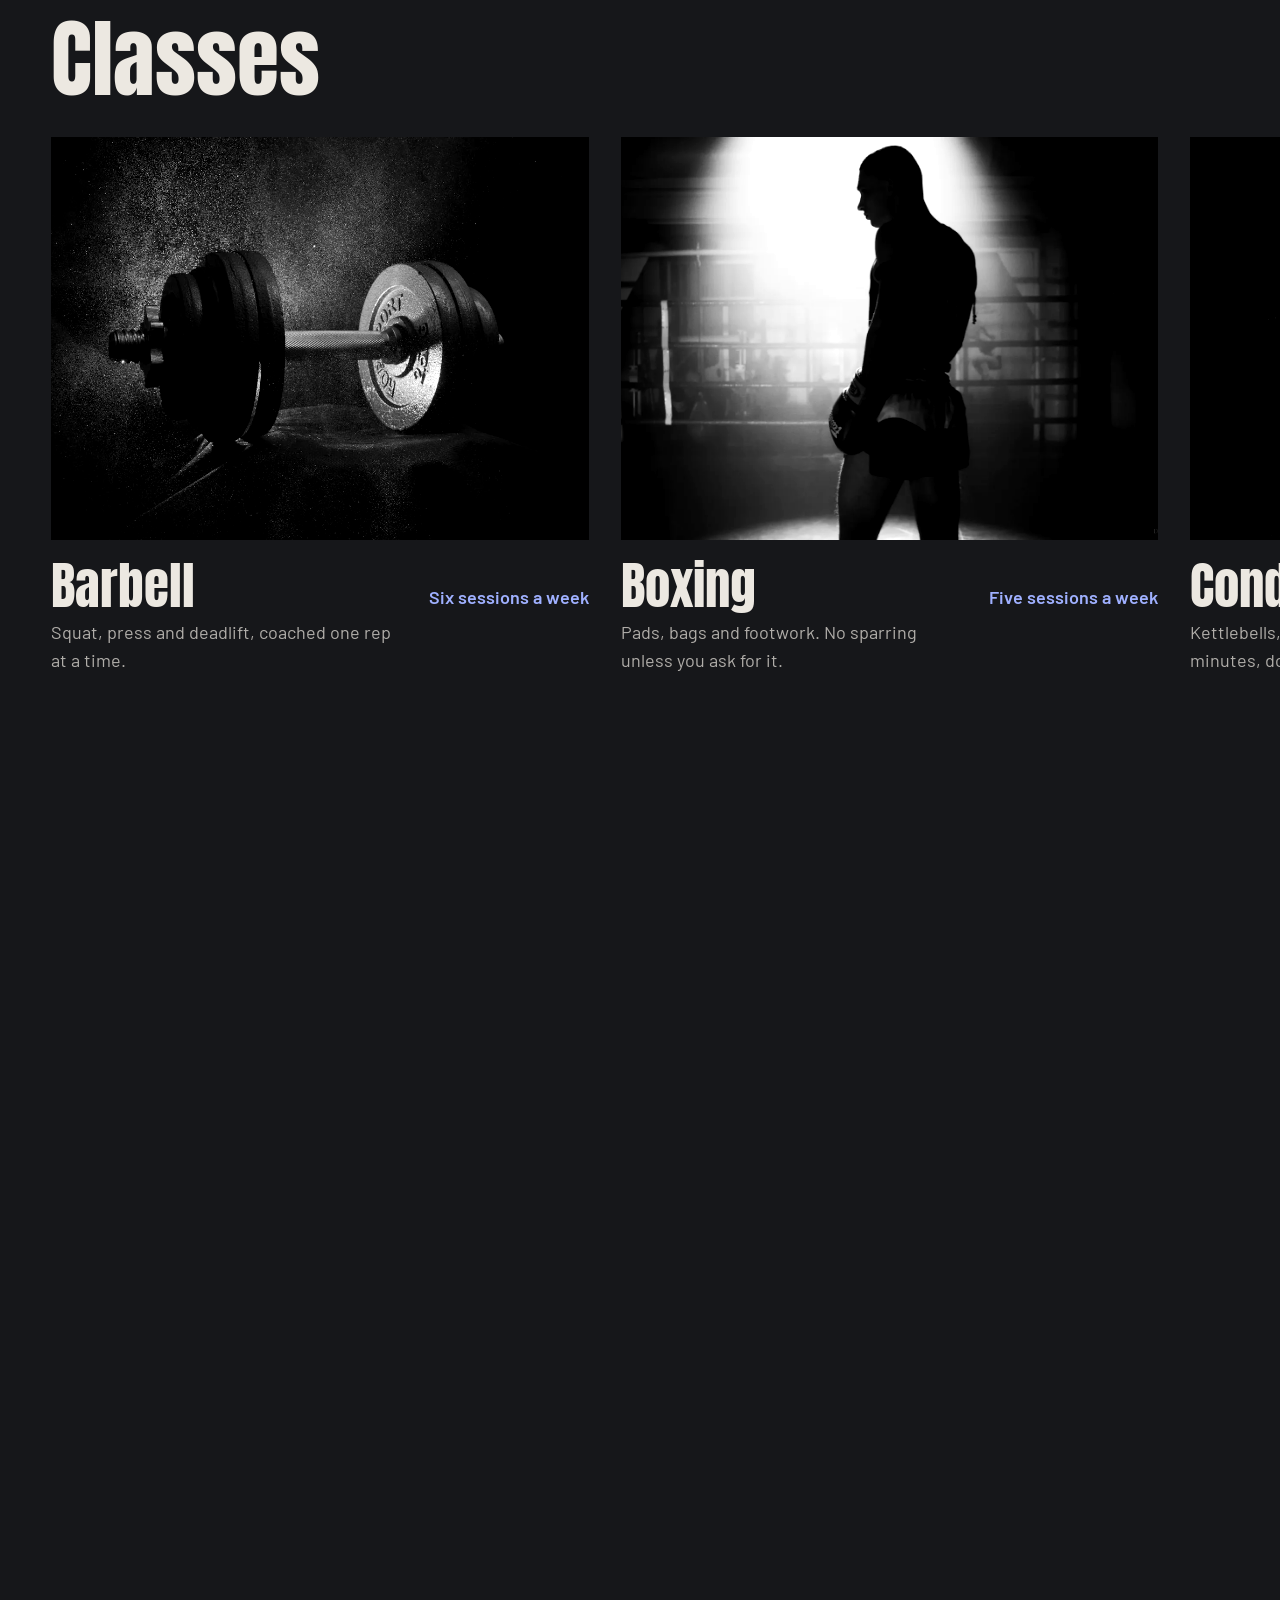
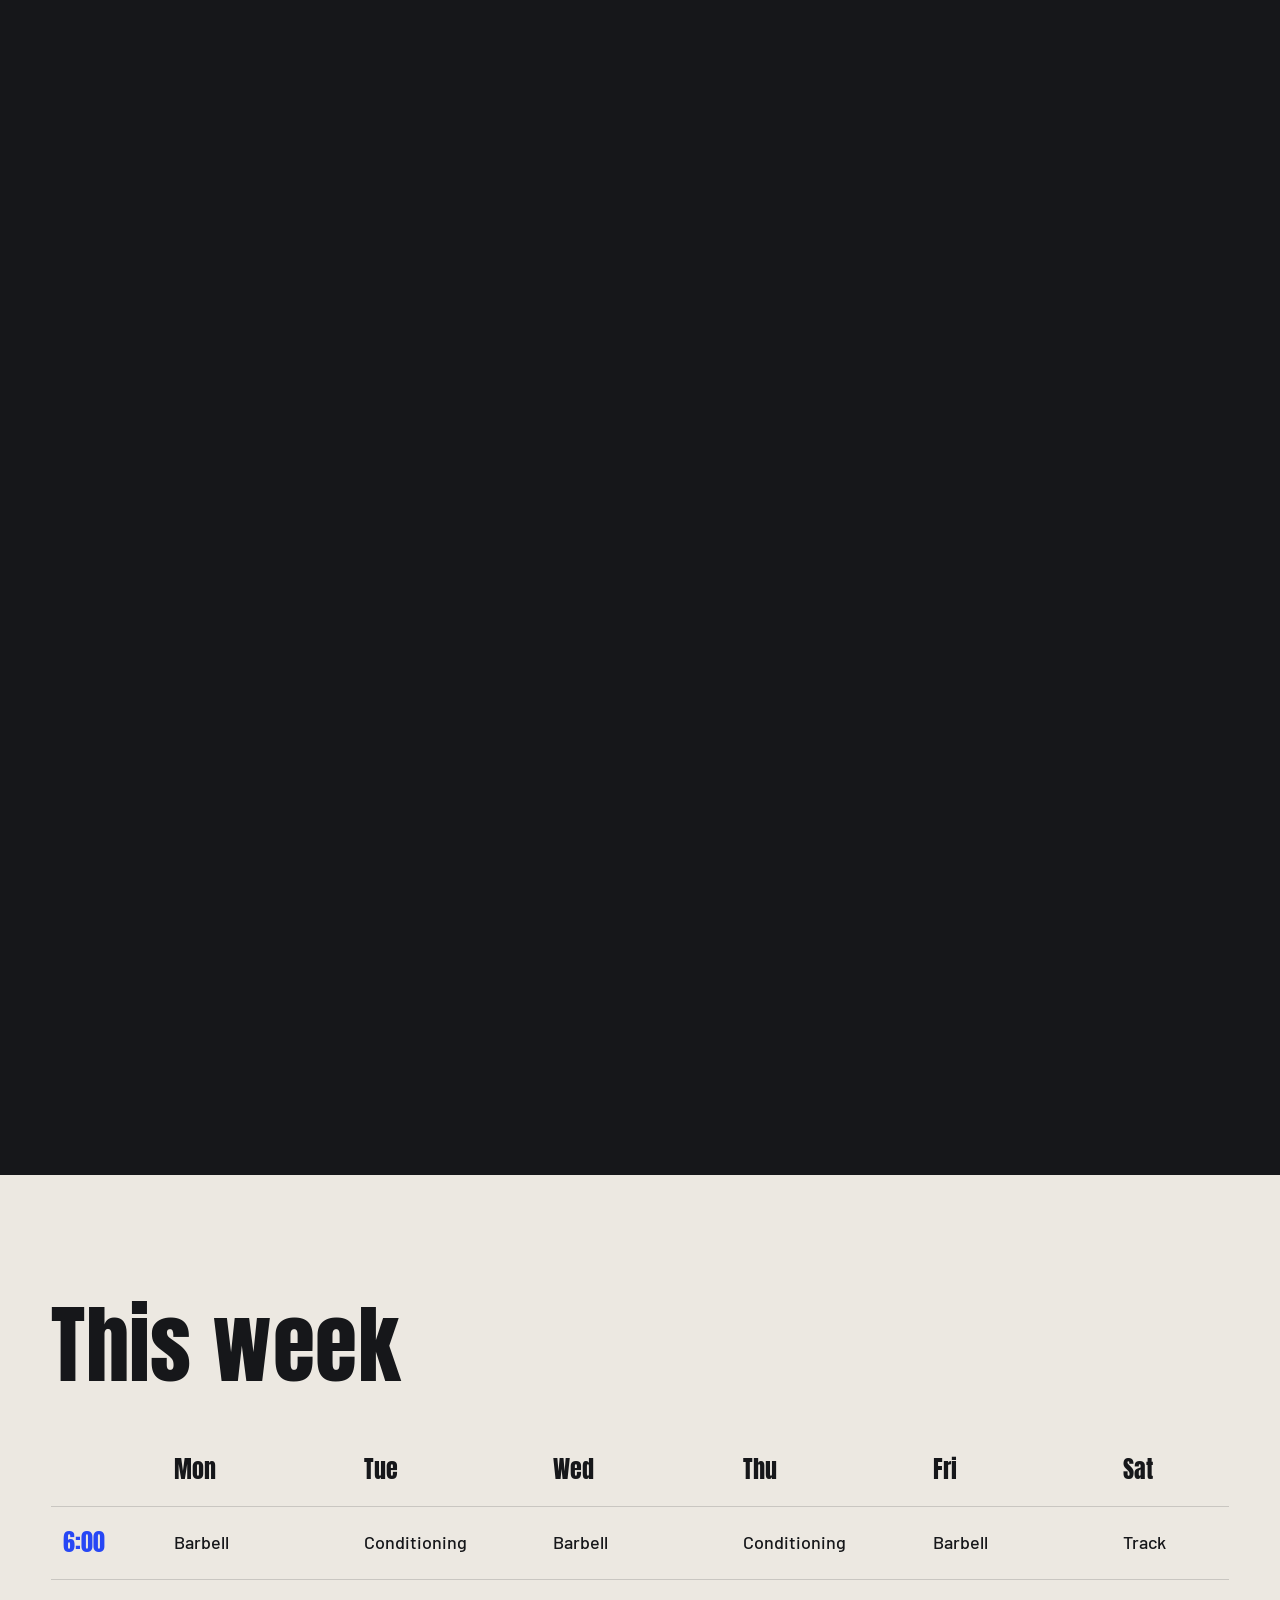
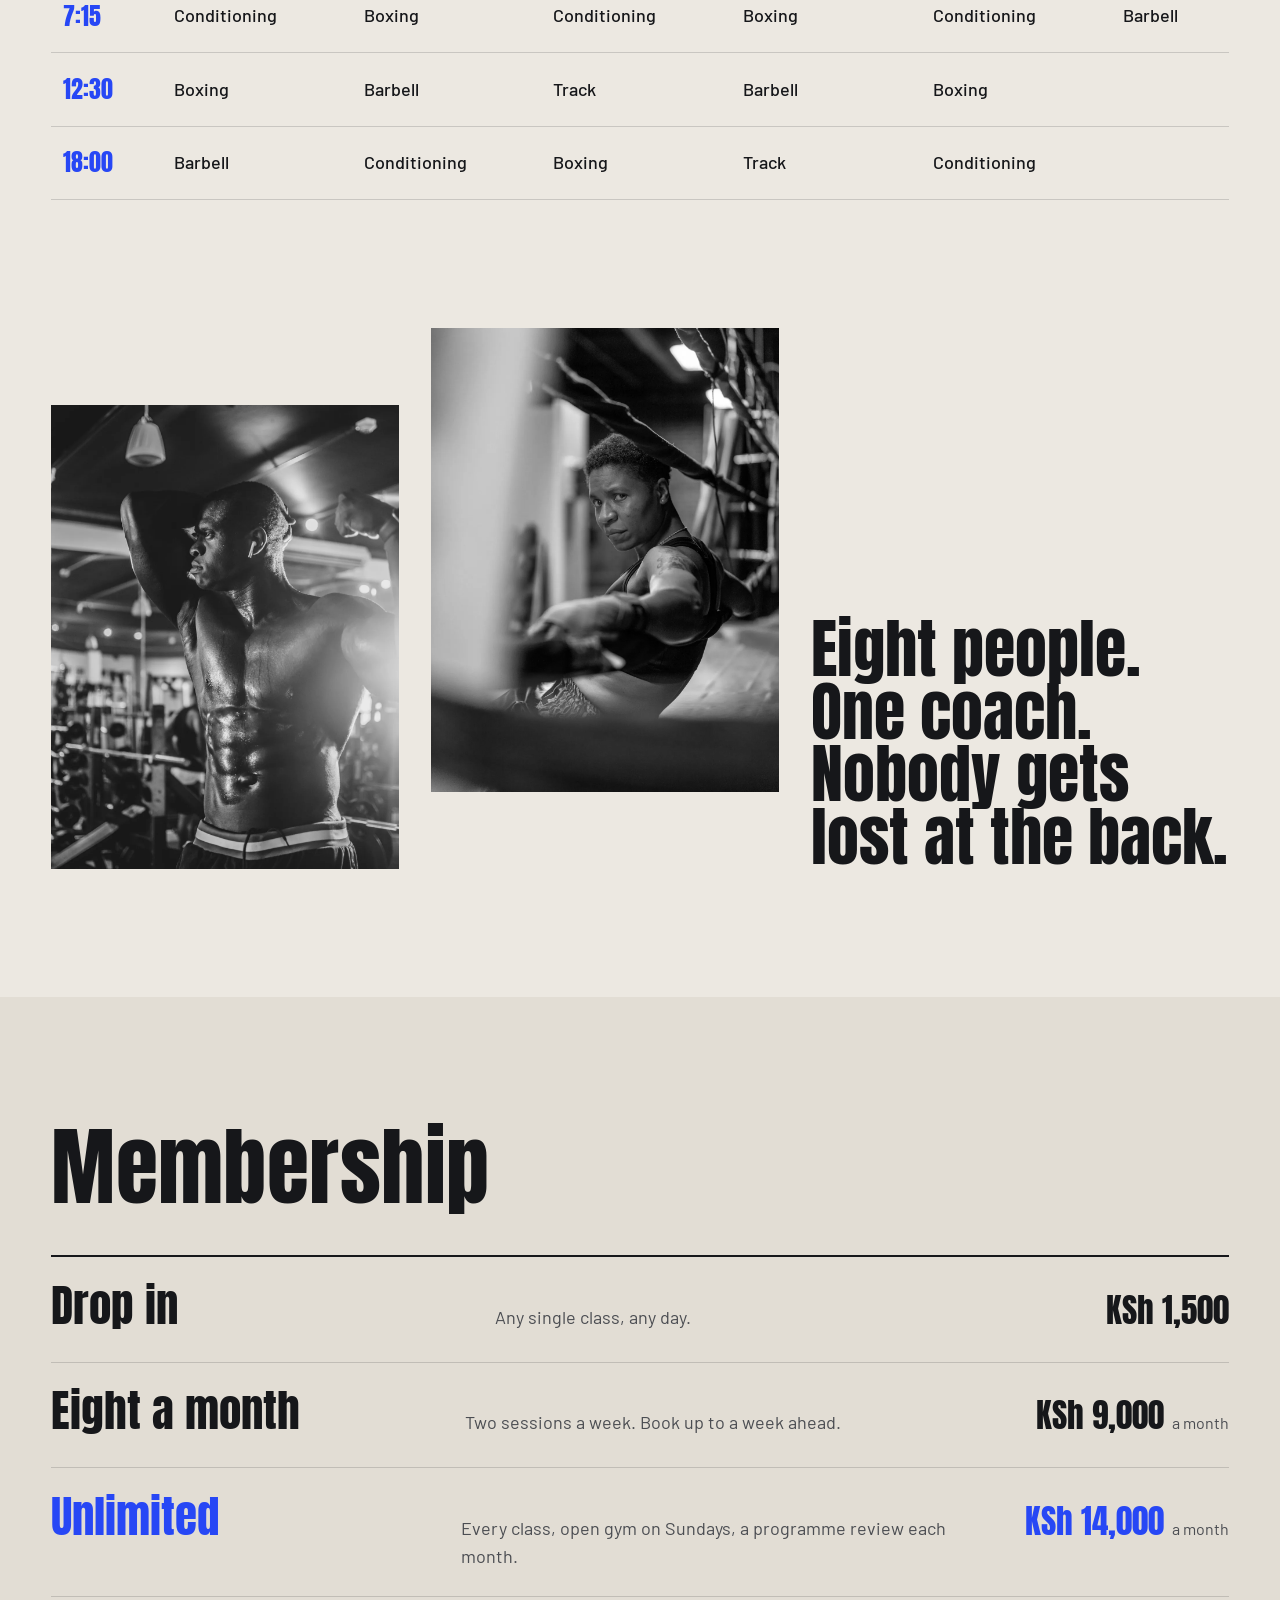
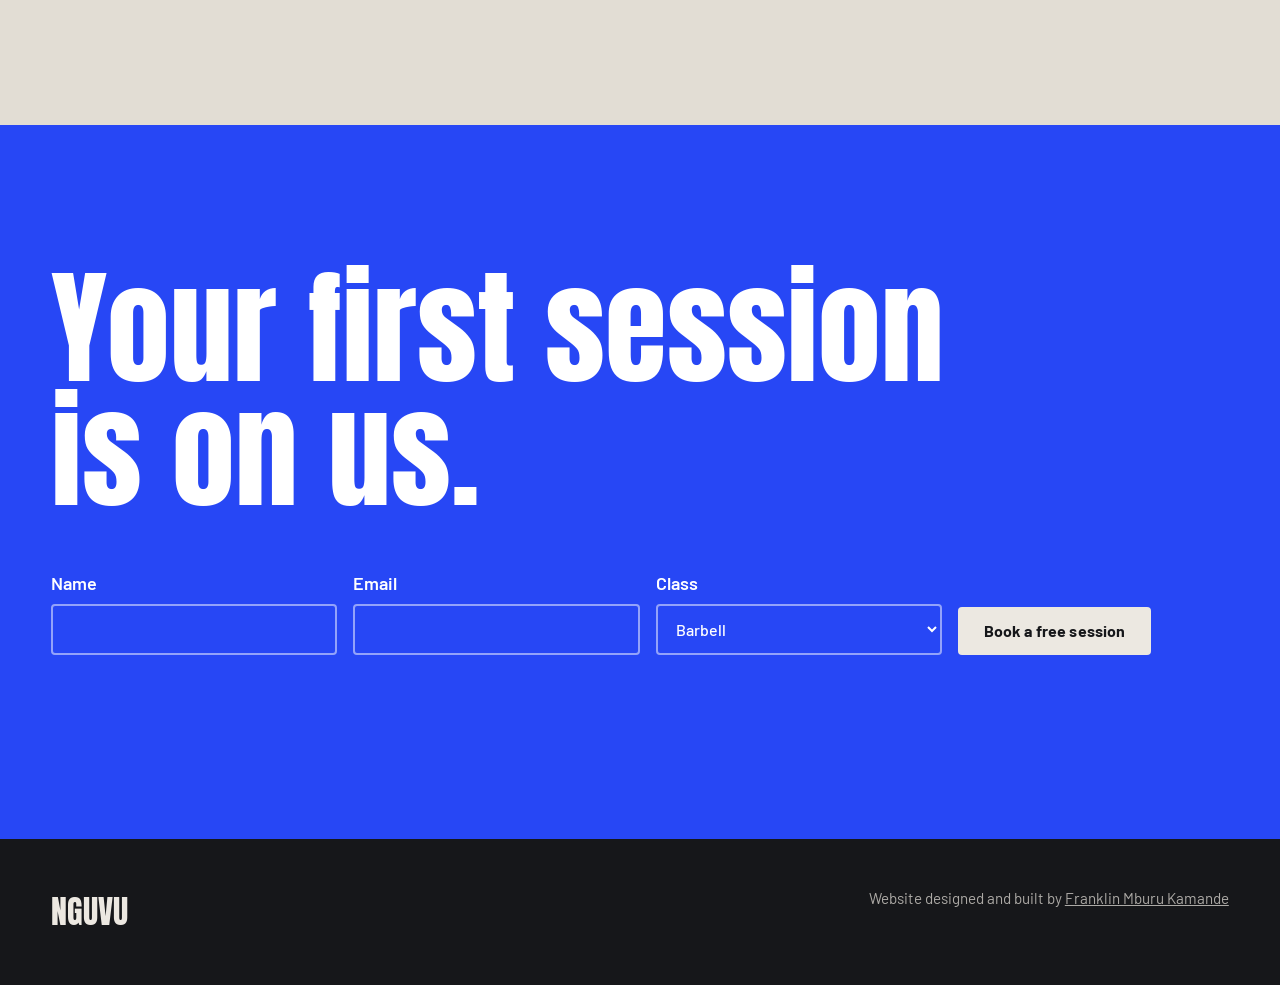
<file: public/concepts/nguvu/index.html>
<!doctype html>
<html lang="en">
<head>
  <meta charset="utf-8">
  <meta name="viewport" content="width=device-width, initial-scale=1">
  <title>Nguvu — Strength studio, Kilimani, Nairobi</title>
  <meta name="description" content="Small-group strength, boxing and conditioning in Kilimani, Nairobi.">
  <meta name="theme-color" content="#16171A">
  <link rel="preload" href="fonts/anton.woff2" as="font" type="font/woff2" crossorigin>
  <link rel="preload" href="images/hero-deadlift.webp" as="image">
  <link rel="icon" href="data:image/svg+xml,%3Csvg xmlns='http://www.w3.org/2000/svg' viewBox='0 0 64 64'%3E%3Crect width='64' height='64' rx='14' fill='%232747F5'/%3E%3Ctext x='32' y='47' text-anchor='middle' font-family='Impact,Arial Narrow,sans-serif' font-size='40' fill='%23ECE8E1'%3EN%3C/text%3E%3C/svg%3E">
  <link rel="stylesheet" href="styles.css">
</head>
<body>
  <a class="skip" href="#main">Skip to content</a>

  <header class="nav" id="nav">
    <a class="nav__brand" href="#top" aria-label="Nguvu, back to top">NGUVU</a>
    <nav aria-label="Main">
      <ul class="nav__links">
        <li><a href="#classes">Classes</a></li>
        <li><a href="#timetable">Timetable</a></li>
        <li><a href="#join">Membership</a></li>
      </ul>
    </nav>
    <a class="btn btn--small" href="#first">Book a free session</a>
  </header>

  <main id="main">
    <section class="hero" id="top" aria-labelledby="hero-title">
      <img class="hero__photo" src="images/hero-deadlift.webp" alt="An athlete gripping a loaded barbell in a dark gym" width="1800" height="1200">
      <div class="hero__top">
        <p class="hero__line">Strength studio in Kilimani, Nairobi</p>
        <a class="btn" href="#first">Book a free session</a>
      </div>
      <h1 class="hero__title" id="hero-title" aria-label="Nguvu">
        <span aria-hidden="true">N</span><span aria-hidden="true">G</span><span aria-hidden="true">U</span><span aria-hidden="true">V</span><span aria-hidden="true">U</span>
      </h1>
    </section>

    <section class="manifesto" aria-labelledby="manifesto-heading">
      <h2 id="manifesto-heading" class="manifesto__text">Strong is a practice, not a look.</h2>
      <div class="manifesto__body">
        <p>Nguvu means strength in Swahili. We teach it in groups of eight, with coaches who learn your name and your limits before they add weight to the bar.</p>
        <p>Barbells, bags, kettlebells and a track out back. Show up three times a week and we'll handle the rest.</p>
      </div>
    </section>

    <!-- Classes: pinned; the strip slides sideways as you scroll -->
    <section class="classes" id="classes" aria-labelledby="classes-heading">
      <div class="classes__pin">
        <h2 id="classes-heading" class="classes__title">Classes</h2>
        <div class="classes__track">
          <article class="class">
            <img src="images/barbell.webp" alt="A loaded barbell on a dark floor dusted with chalk" width="1200" height="748" loading="lazy">
            <div class="class__text">
              <h3>Barbell</h3>
              <p>Squat, press and deadlift, coached one rep at a time.</p>
              <p class="class__count">Six sessions a week</p>
            </div>
          </article>
          <article class="class">
            <img src="images/boxer-silhouette.webp" alt="A boxer standing in silhouette against a bright window" width="1400" height="933" loading="lazy">
            <div class="class__text">
              <h3>Boxing</h3>
              <p>Pads, bags and footwork. No sparring unless you ask for it.</p>
              <p class="class__count">Five sessions a week</p>
            </div>
          </article>
          <article class="class">
            <img src="images/kettlebell.webp" alt="A chalked hand gripping a kettlebell" width="1200" height="1200" loading="lazy">
            <div class="class__text">
              <h3>Conditioning</h3>
              <p>Kettlebells, sleds and rowers. Forty minutes, done properly.</p>
              <p class="class__count">Eight sessions a week</p>
            </div>
          </article>
          <article class="class">
            <img src="images/sprint.webp" alt="Sprinters driving out of the blocks on a track" width="1400" height="933" loading="lazy">
            <div class="class__text">
              <h3>Track</h3>
              <p>Sprint mechanics and intervals on the 60-metre lane.</p>
              <p class="class__count">Three sessions a week</p>
            </div>
          </article>
        </div>
      </div>
    </section>

    <section class="timetable" id="timetable" aria-labelledby="timetable-heading">
      <h2 id="timetable-heading" class="section-title">This week</h2>
      <div class="timetable__scroll" tabindex="0" role="region" aria-labelledby="timetable-heading">
        <table>
          <thead>
            <tr><th scope="col"><span class="sr-only">Time</span></th><th scope="col">Mon</th><th scope="col">Tue</th><th scope="col">Wed</th><th scope="col">Thu</th><th scope="col">Fri</th><th scope="col">Sat</th></tr>
          </thead>
          <tbody>
            <tr><th scope="row">6:00</th><td>Barbell</td><td>Conditioning</td><td>Barbell</td><td>Conditioning</td><td>Barbell</td><td>Track</td></tr>
            <tr><th scope="row">7:15</th><td>Conditioning</td><td>Boxing</td><td>Conditioning</td><td>Boxing</td><td>Conditioning</td><td>Barbell</td></tr>
            <tr><th scope="row">12:30</th><td>Boxing</td><td>Barbell</td><td>Track</td><td>Barbell</td><td>Boxing</td><td></td></tr>
            <tr><th scope="row">18:00</th><td>Barbell</td><td>Conditioning</td><td>Boxing</td><td>Track</td><td>Conditioning</td><td></td></tr>
          </tbody>
        </table>
      </div>
    </section>

    <section class="floor" aria-label="The studio floor">
      <img src="images/bw-athlete.webp" alt="An athlete resting between sets in the gym, in black and white" width="1200" height="1800" loading="lazy">
      <img src="images/woman-boxing.webp" alt="A woman throwing a punch at a heavy bag" width="1200" height="1600" loading="lazy">
      <p class="floor__quote">Eight people. One coach. Nobody gets lost at the back.</p>
    </section>

    <section class="join" id="join" aria-labelledby="join-heading">
      <h2 id="join-heading" class="section-title">Membership</h2>
      <ul class="plans">
        <li class="plan">
          <h3>Drop in</h3>
          <p>Any single class, any day.</p>
          <p class="plan__price">KSh 1,500</p>
        </li>
        <li class="plan">
          <h3>Eight a month</h3>
          <p>Two sessions a week. Book up to a week ahead.</p>
          <p class="plan__price">KSh 9,000 <span>a month</span></p>
        </li>
        <li class="plan plan--main">
          <h3>Unlimited</h3>
          <p>Every class, open gym on Sundays, a programme review each month.</p>
          <p class="plan__price">KSh 14,000 <span>a month</span></p>
        </li>
      </ul>
    </section>

    <section class="first" id="first" aria-labelledby="first-heading">
      <h2 id="first-heading" class="first__title">Your first session is on us.</h2>
      <form class="first__form" id="first-form" novalidate>
        <label>Name<input type="text" name="name" autocomplete="name" required></label>
        <label>Email<input type="email" name="email" autocomplete="email" required></label>
        <label>Class
          <select name="class">
            <option>Barbell</option><option>Boxing</option><option>Conditioning</option><option>Track</option>
          </select>
        </label>
        <button class="btn btn--light" type="submit">Book a free session</button>
        <p class="first__status" id="first-status" role="status" aria-live="polite"></p>
      </form>
    </section>
  </main>

  <footer class="footer">
    <p class="footer__brand">NGUVU</p>
    <p class="footer__note">
      Website designed and built by <a href="https://franklins-portfolio-v1.vercel.app/" target="_blank" rel="noopener">Franklin Mburu Kamande</a>
    </p>
  </footer>

  <script src="main.js"></script>
</body>
</html>
</file>
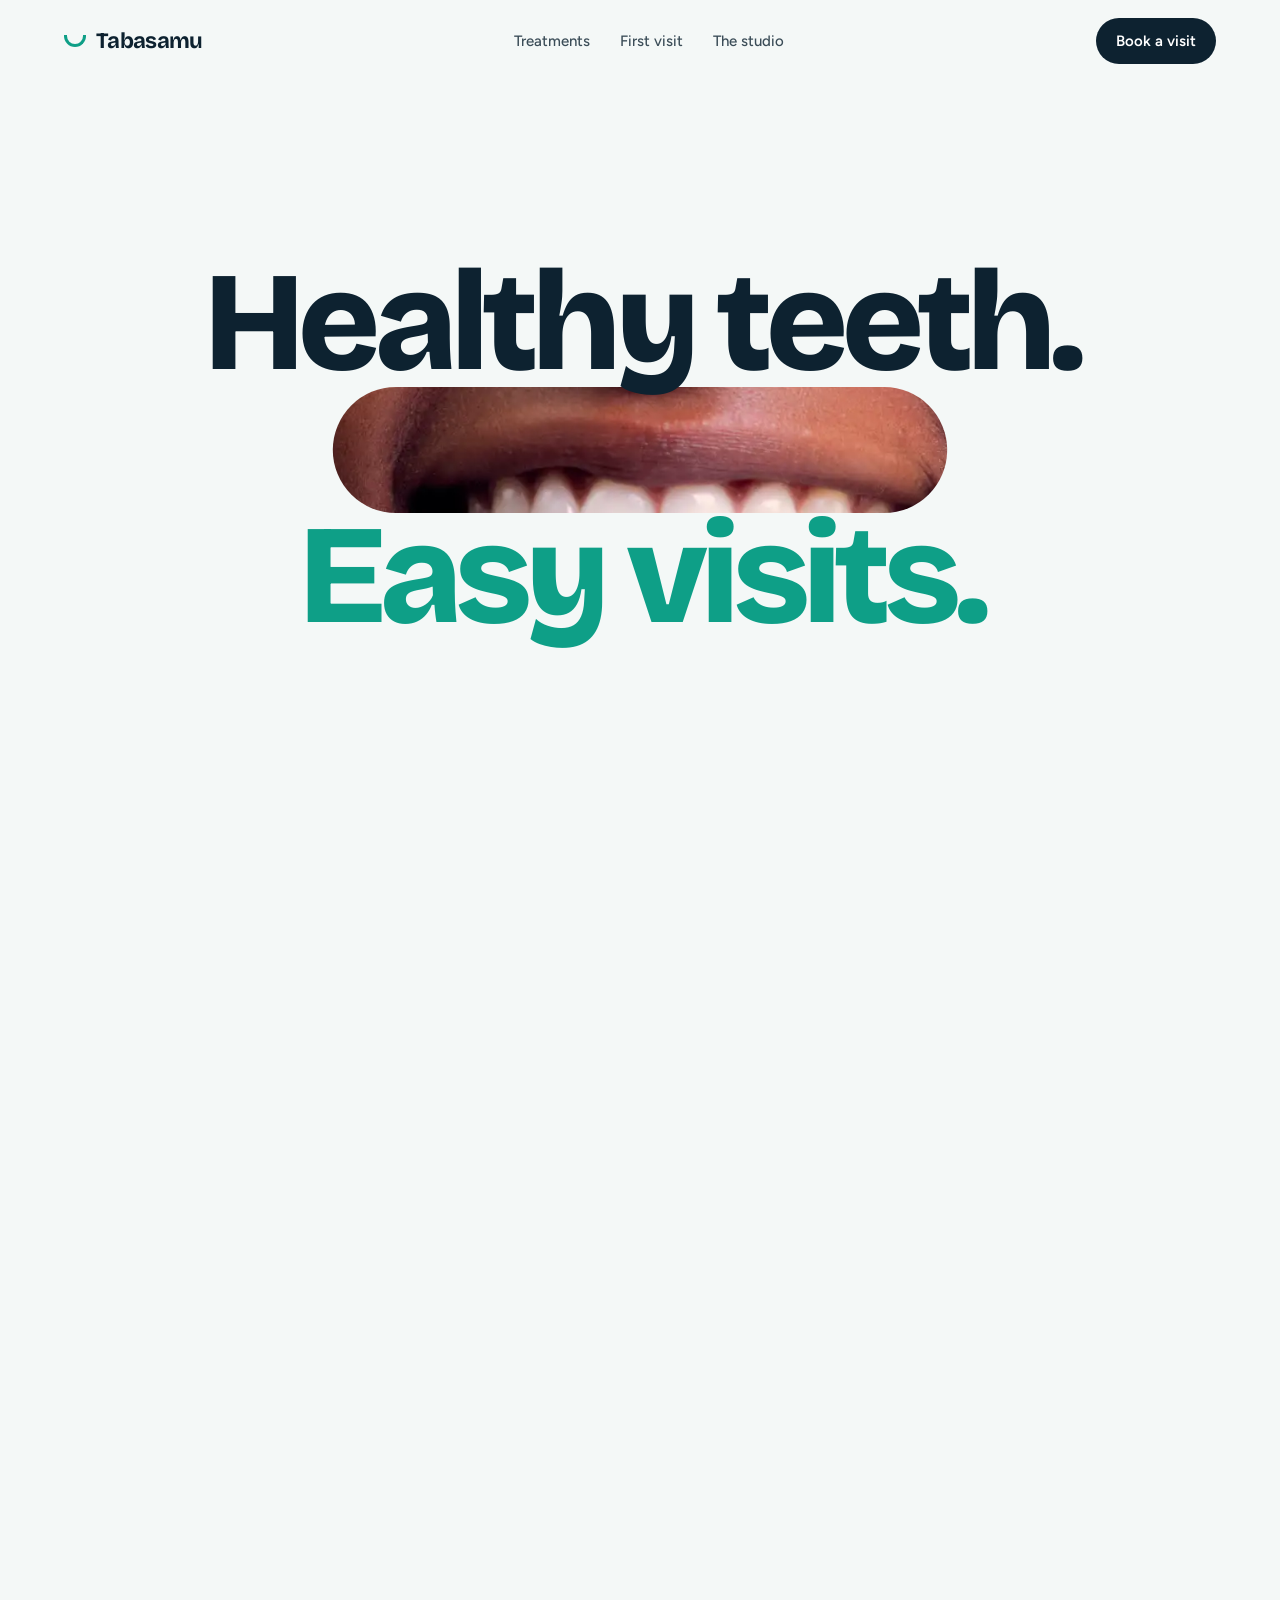
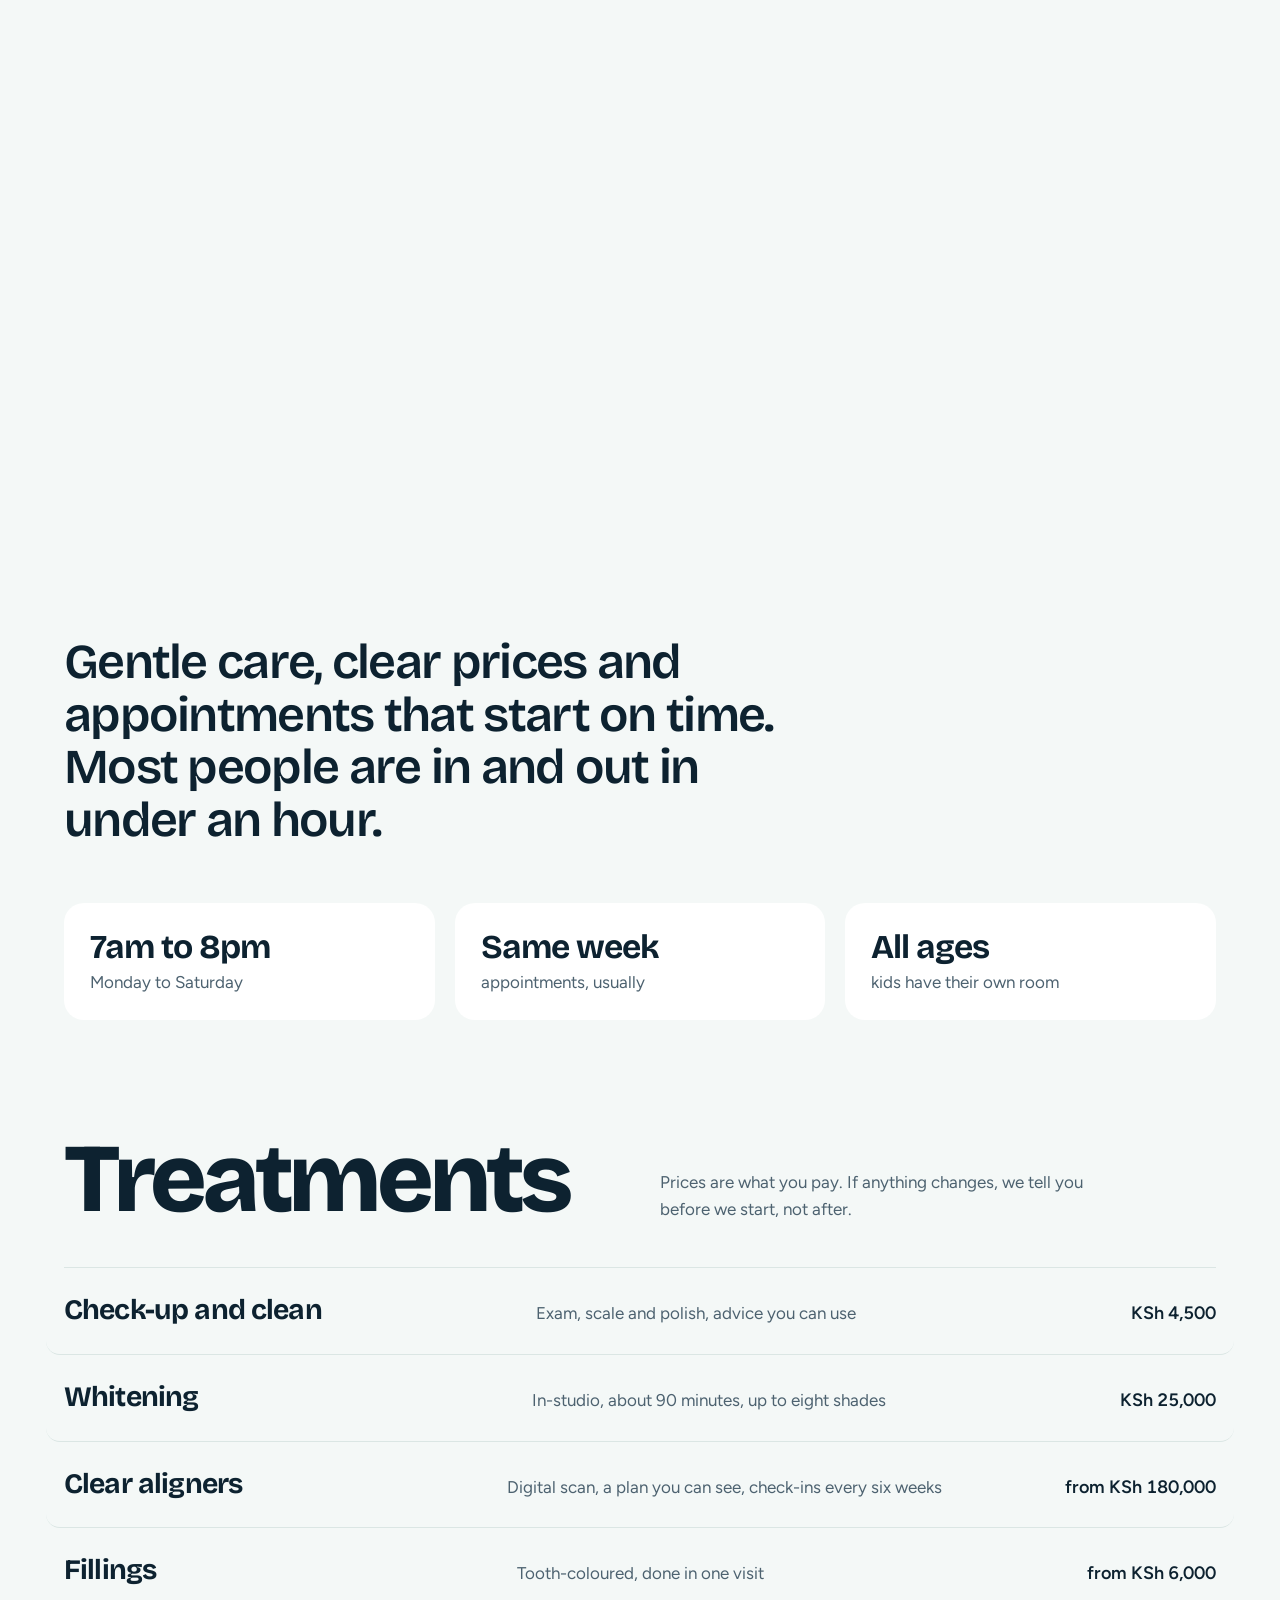
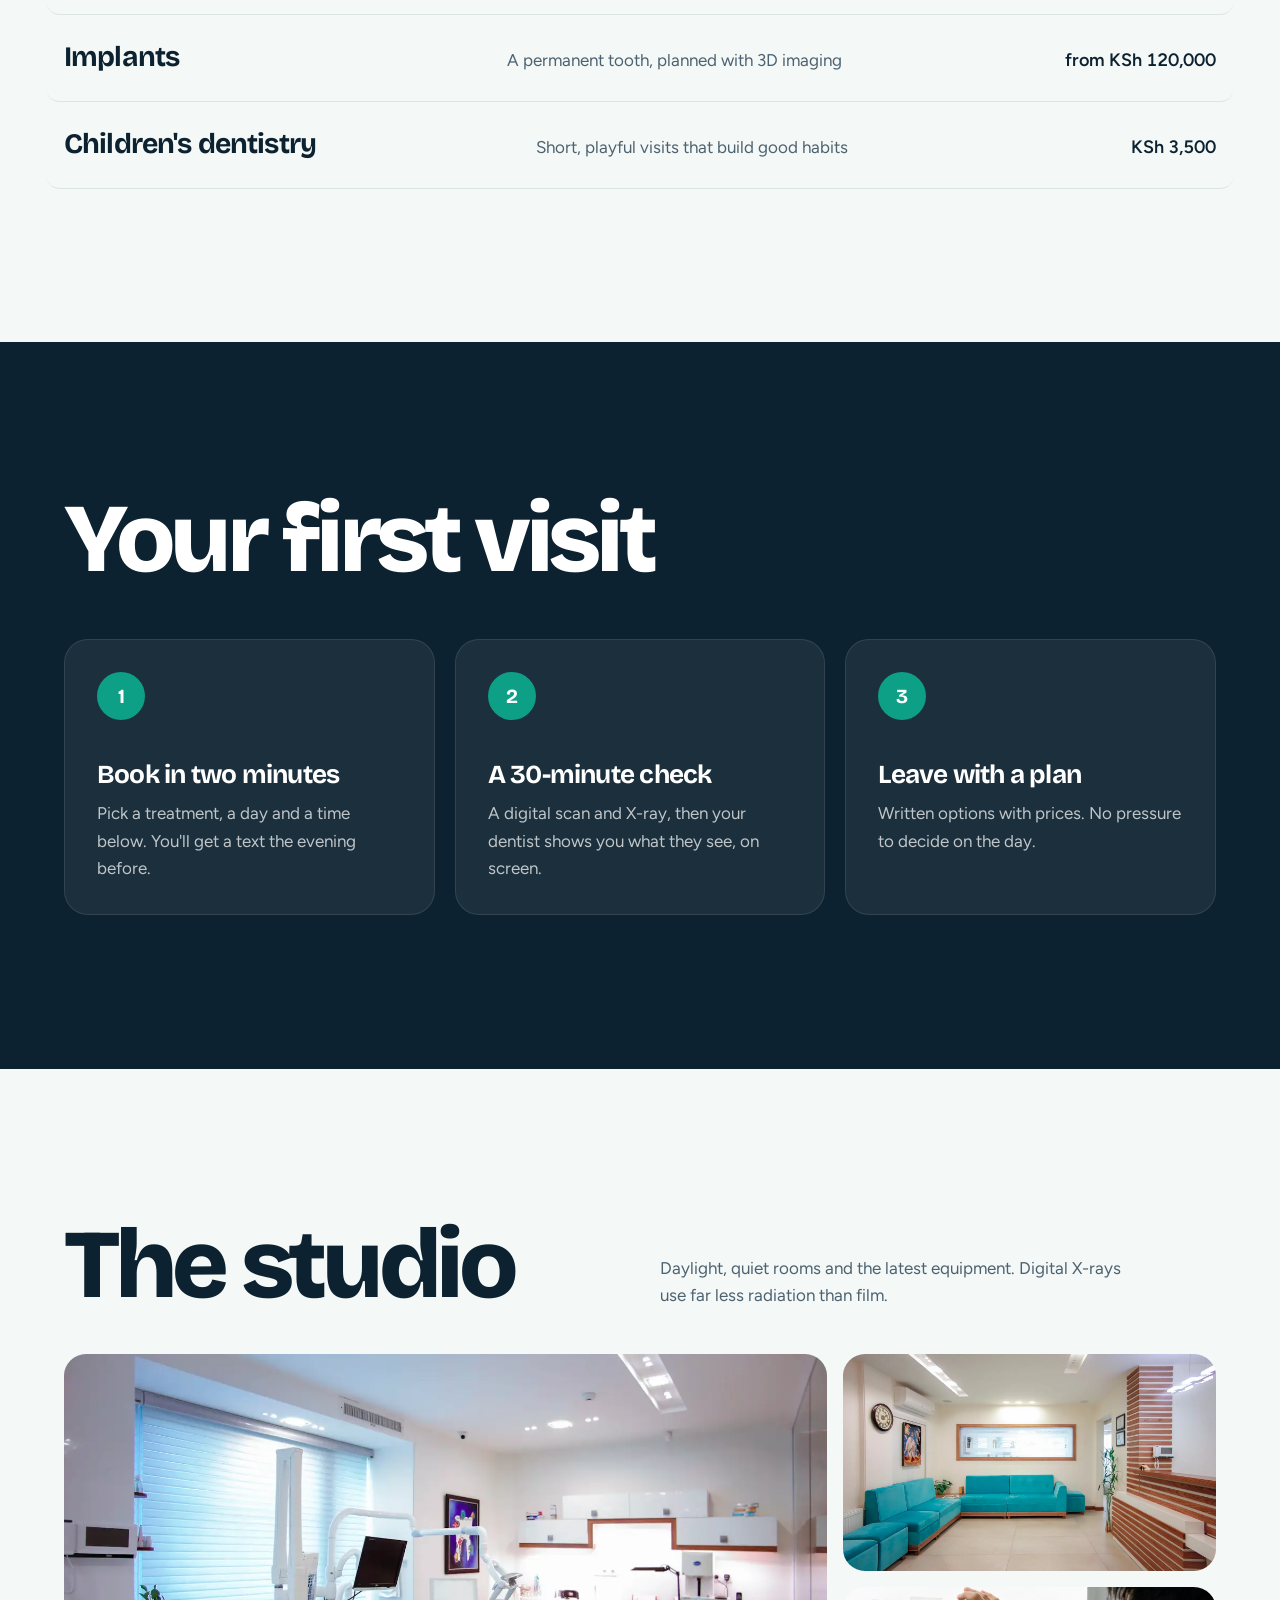
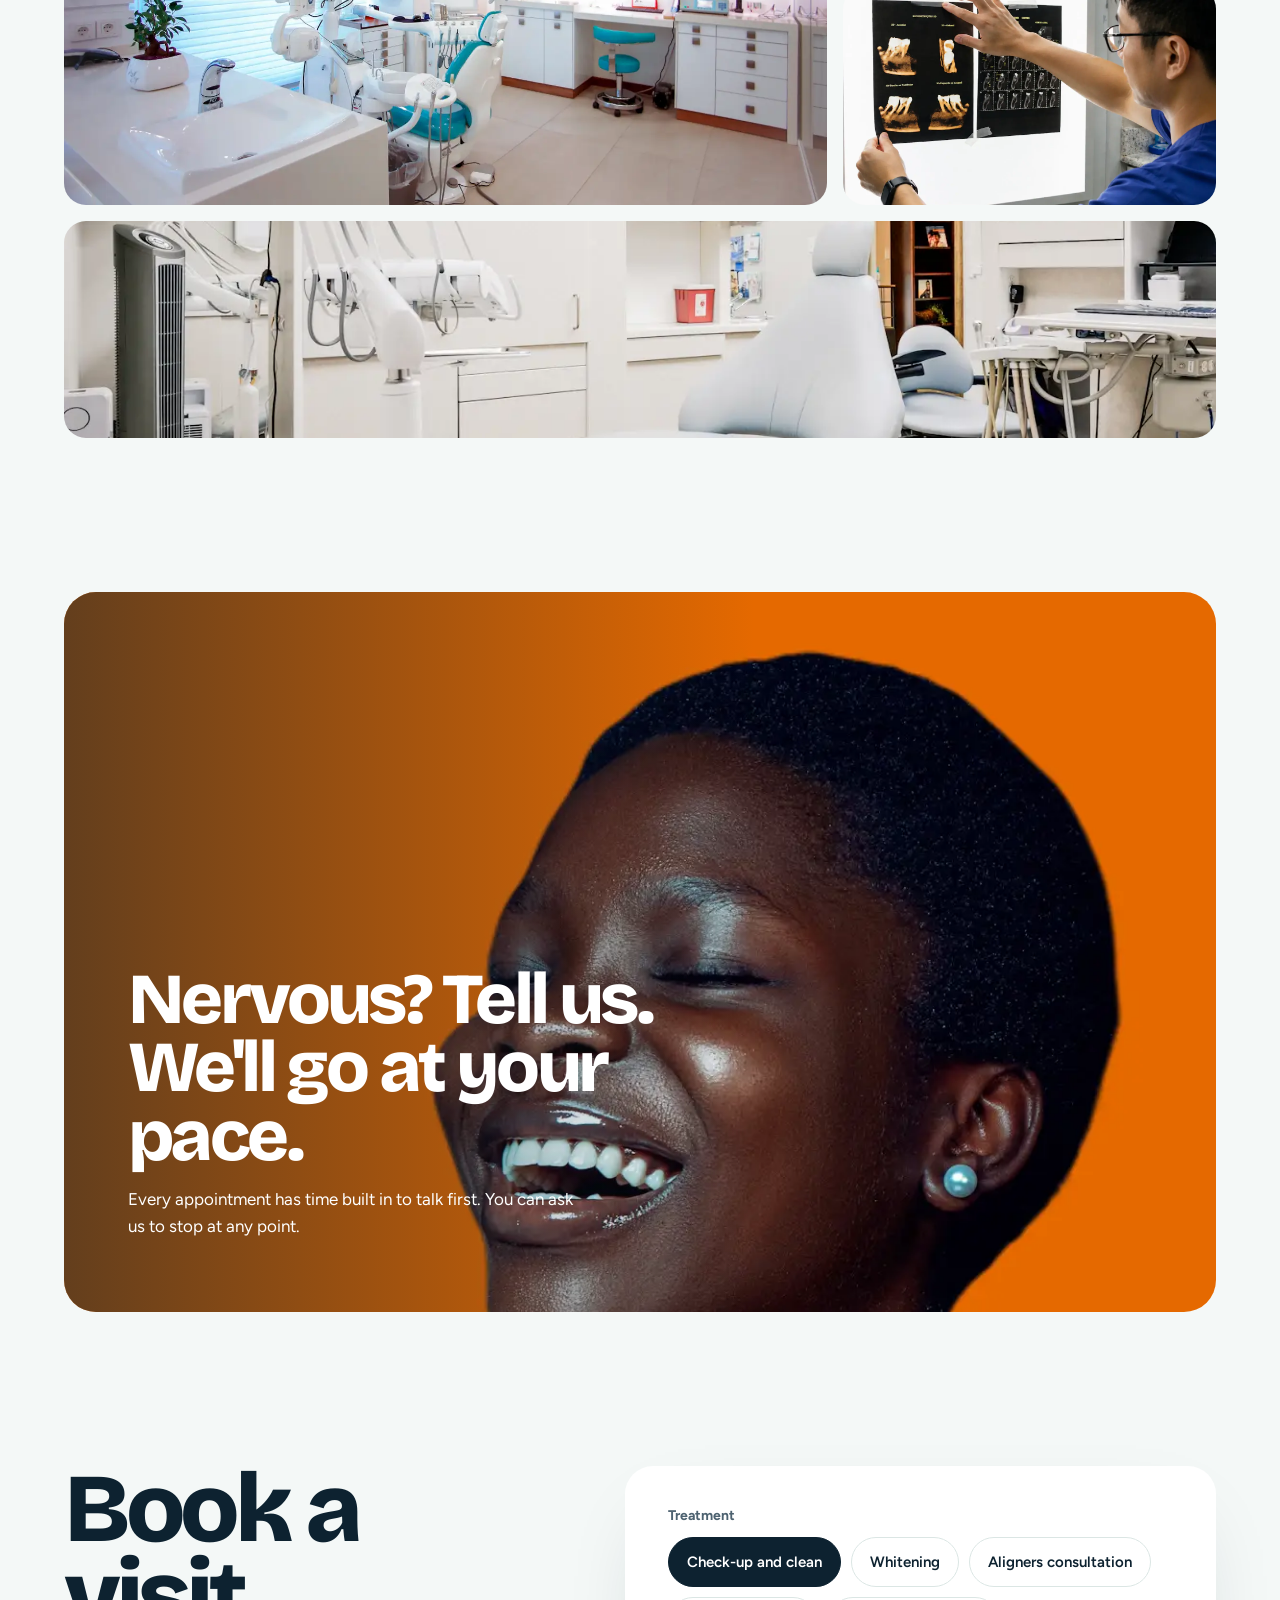
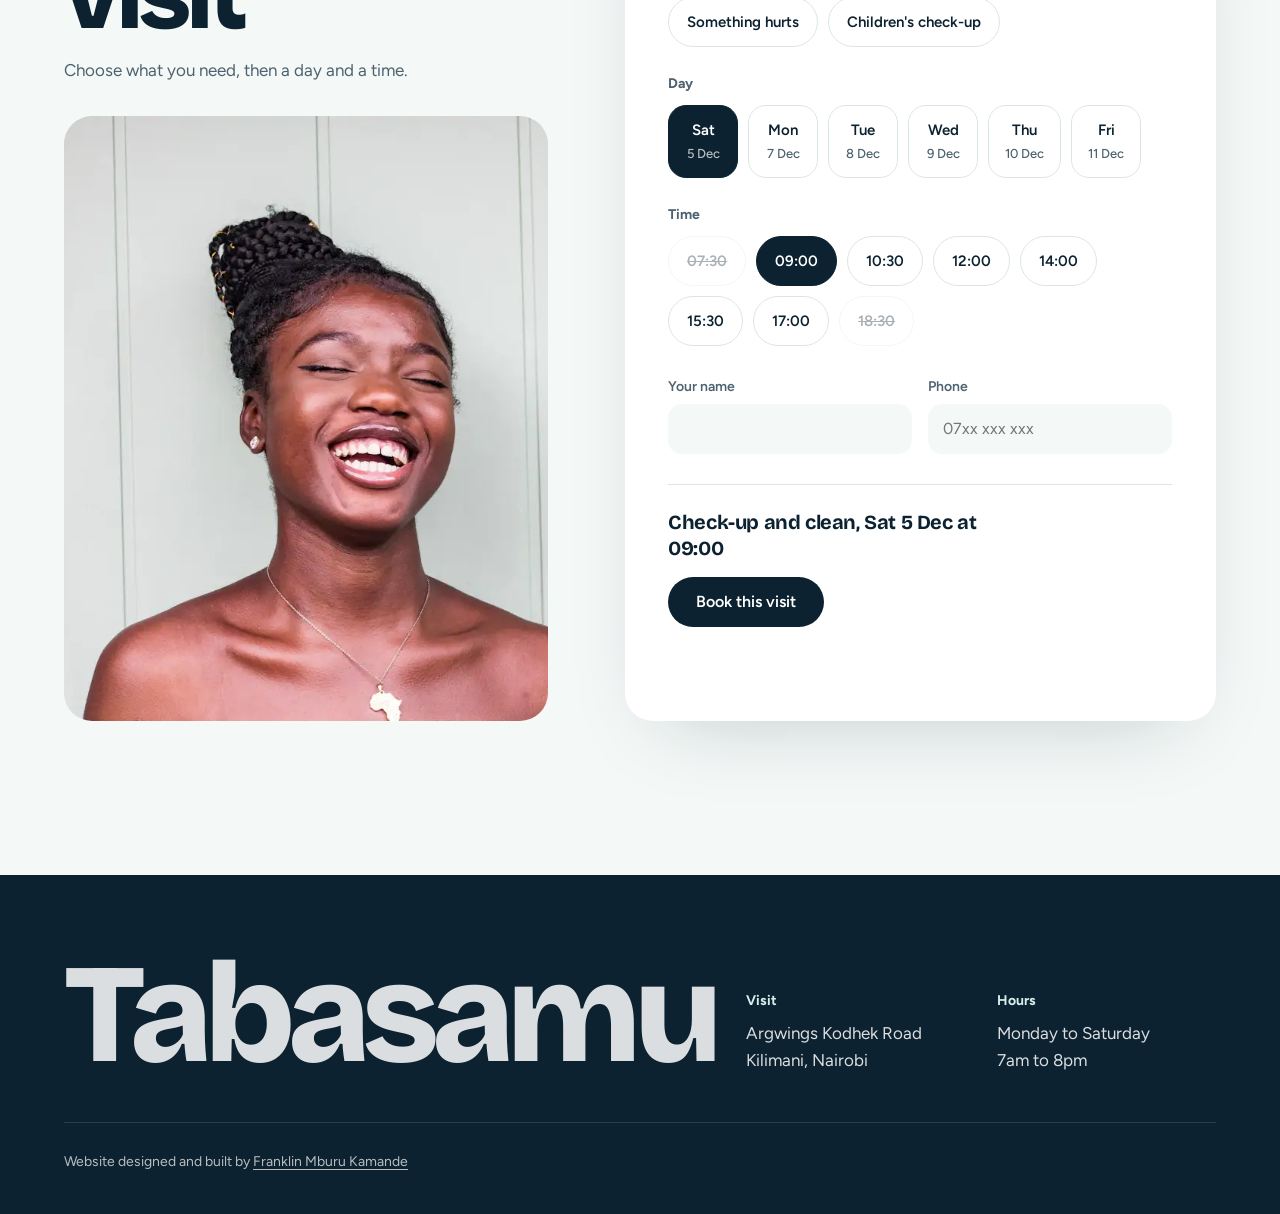
<file: public/concepts/tabasamu/index.html>
<!doctype html>
<html lang="en">
<head>
  <meta charset="utf-8" />
  <meta name="viewport" content="width=device-width, initial-scale=1" />
  <title>Tabasamu Dental Studio — Kilimani, Nairobi</title>
  <meta name="description" content="A calm dental studio in Kilimani. Gentle care, clear prices and appointments that start on time." />
  <link rel="preload" href="fonts/bricolage.woff2" as="font" type="font/woff2" crossorigin />
  <link rel="preload" href="images/smile.webp" as="image" />
  <link rel="stylesheet" href="styles.css" />
</head>
<body>
  <a class="skip" href="#main">Skip to content</a>

  <header class="nav" id="nav">
    <a class="nav__logo" href="#top"><span class="nav__mark" aria-hidden="true"></span>Tabasamu</a>
    <nav class="nav__links" aria-label="Main">
      <a href="#treatments">Treatments</a>
      <a href="#visit">First visit</a>
      <a href="#studio">The studio</a>
    </nav>
    <a class="nav__book" href="#book">Book a visit</a>
  </header>

  <main id="main">
    <!-- Hero: the smile opens as you scroll -->
    <section class="hero" id="top" aria-label="Tabasamu Dental Studio">
      <div class="hero__stage" id="stage">
        <h1 class="hero__top">Healthy teeth.</h1>
        <div class="hero__window">
          <img src="images/smile.webp" alt="A woman smiling widely" />
        </div>
        <p class="hero__bottom" aria-hidden="true">Easy visits.</p>

        <div class="hero__end">
          <p>A calm dental studio in Kilimani.</p>
          <a class="button button--light" href="#book">Book a visit</a>
        </div>
      </div>
    </section>

    <!-- Intro -->
    <section class="intro">
      <p class="intro__lead reveal">Gentle care, clear prices and appointments that start on time. Most people are in and out in under an hour.</p>
      <ul class="intro__facts reveal">
        <li><strong>7am to 8pm</strong><span>Monday to Saturday</span></li>
        <li><strong>Same week</strong><span>appointments, usually</span></li>
        <li><strong>All ages</strong><span>kids have their own room</span></li>
      </ul>
    </section>

    <!-- Treatments -->
    <section class="treatments" id="treatments">
      <div class="section-head">
        <h2 class="reveal">Treatments</h2>
        <p class="reveal">Prices are what you pay. If anything changes, we tell you before we start, not after.</p>
      </div>
      <ul class="menu">
        <li class="reveal"><span class="menu__name">Check-up and clean</span><span class="menu__desc">Exam, scale and polish, advice you can use</span><span class="menu__price">KSh 4,500</span></li>
        <li class="reveal"><span class="menu__name">Whitening</span><span class="menu__desc">In-studio, about 90 minutes, up to eight shades</span><span class="menu__price">KSh 25,000</span></li>
        <li class="reveal"><span class="menu__name">Clear aligners</span><span class="menu__desc">Digital scan, a plan you can see, check-ins every six weeks</span><span class="menu__price">from KSh 180,000</span></li>
        <li class="reveal"><span class="menu__name">Fillings</span><span class="menu__desc">Tooth-coloured, done in one visit</span><span class="menu__price">from KSh 6,000</span></li>
        <li class="reveal"><span class="menu__name">Implants</span><span class="menu__desc">A permanent tooth, planned with 3D imaging</span><span class="menu__price">from KSh 120,000</span></li>
        <li class="reveal"><span class="menu__name">Children's dentistry</span><span class="menu__desc">Short, playful visits that build good habits</span><span class="menu__price">KSh 3,500</span></li>
      </ul>
    </section>

    <!-- First visit -->
    <section class="visit" id="visit">
      <h2 class="reveal">Your first visit</h2>
      <ol class="steps">
        <li class="reveal"><span class="steps__n">1</span><h3>Book in two minutes</h3><p>Pick a treatment, a day and a time below. You'll get a text the evening before.</p></li>
        <li class="reveal"><span class="steps__n">2</span><h3>A 30-minute check</h3><p>A digital scan and X-ray, then your dentist shows you what they see, on screen.</p></li>
        <li class="reveal"><span class="steps__n">3</span><h3>Leave with a plan</h3><p>Written options with prices. No pressure to decide on the day.</p></li>
      </ol>
    </section>

    <!-- The studio -->
    <section class="studio" id="studio">
      <div class="section-head">
        <h2 class="reveal">The studio</h2>
        <p class="reveal">Daylight, quiet rooms and the latest equipment. Digital X-rays use far less radiation than film.</p>
      </div>
      <div class="studio__grid">
        <img class="reveal studio__a" src="images/room.webp" alt="A bright treatment room with a dental chair" loading="lazy" />
        <img class="reveal studio__b" src="images/reception.webp" alt="The reception area with teal seating" loading="lazy" />
        <img class="reveal studio__c" src="images/xray.webp" alt="A dentist reviewing an X-ray on a light screen" loading="lazy" />
        <img class="reveal studio__d" src="images/room-white.webp" alt="A white treatment room" loading="lazy" />
      </div>
    </section>

    <!-- Band -->
    <section class="band">
      <img src="images/orange.webp" alt="A woman laughing against an orange wall" loading="lazy" />
      <div class="band__text">
        <p class="reveal">Nervous? Tell us. We'll go at your pace.</p>
        <small class="reveal">Every appointment has time built in to talk first. You can ask us to stop at any point.</small>
      </div>
    </section>

    <!-- Book -->
    <section class="book" id="book">
      <div class="book__intro">
        <h2 class="reveal">Book a visit</h2>
        <p class="reveal">Choose what you need, then a day and a time.</p>
        <img class="book__photo reveal" src="images/portrait.webp" alt="A woman smiling" loading="lazy" />
      </div>

      <form class="booker" id="book-form" novalidate>
        <fieldset>
          <legend>Treatment</legend>
          <div class="chips" id="treatment-chips">
            <label><input type="radio" name="treatment" value="Check-up and clean" checked /><span>Check-up and clean</span></label>
            <label><input type="radio" name="treatment" value="Whitening" /><span>Whitening</span></label>
            <label><input type="radio" name="treatment" value="Clear aligners consultation" /><span>Aligners consultation</span></label>
            <label><input type="radio" name="treatment" value="Something hurts" /><span>Something hurts</span></label>
            <label><input type="radio" name="treatment" value="Children's check-up" /><span>Children's check-up</span></label>
          </div>
        </fieldset>

        <fieldset>
          <legend>Day</legend>
          <div class="chips chips--days" id="day-chips"></div>
        </fieldset>

        <fieldset>
          <legend>Time</legend>
          <div class="chips" id="time-chips"></div>
        </fieldset>

        <div class="booker__row">
          <label>Your name<input type="text" name="name" autocomplete="name" required /></label>
          <label>Phone<input type="tel" name="phone" autocomplete="tel" placeholder="07xx xxx xxx" required /></label>
        </div>

        <div class="booker__summary">
          <p id="summary">Check-up and clean</p>
          <button class="button" type="submit">Book this visit</button>
        </div>
        <p class="form-status" id="book-status" role="status" aria-live="polite"></p>
      </form>
    </section>
  </main>

  <footer class="footer">
    <div class="footer__cols">
      <p class="footer__name">Tabasamu</p>
      <div><strong>Visit</strong><p>Argwings Kodhek Road<br />Kilimani, Nairobi</p></div>
      <div><strong>Hours</strong><p>Monday to Saturday<br />7am to 8pm</p></div>
    </div>
    <p class="footer__credit">Website designed and built by <a href="https://franklins-portfolio-v1.vercel.app/" target="_blank" rel="noopener">Franklin Mburu Kamande</a></p>
  </footer>

  <script src="main.js"></script>
</body>
</html>
</file>
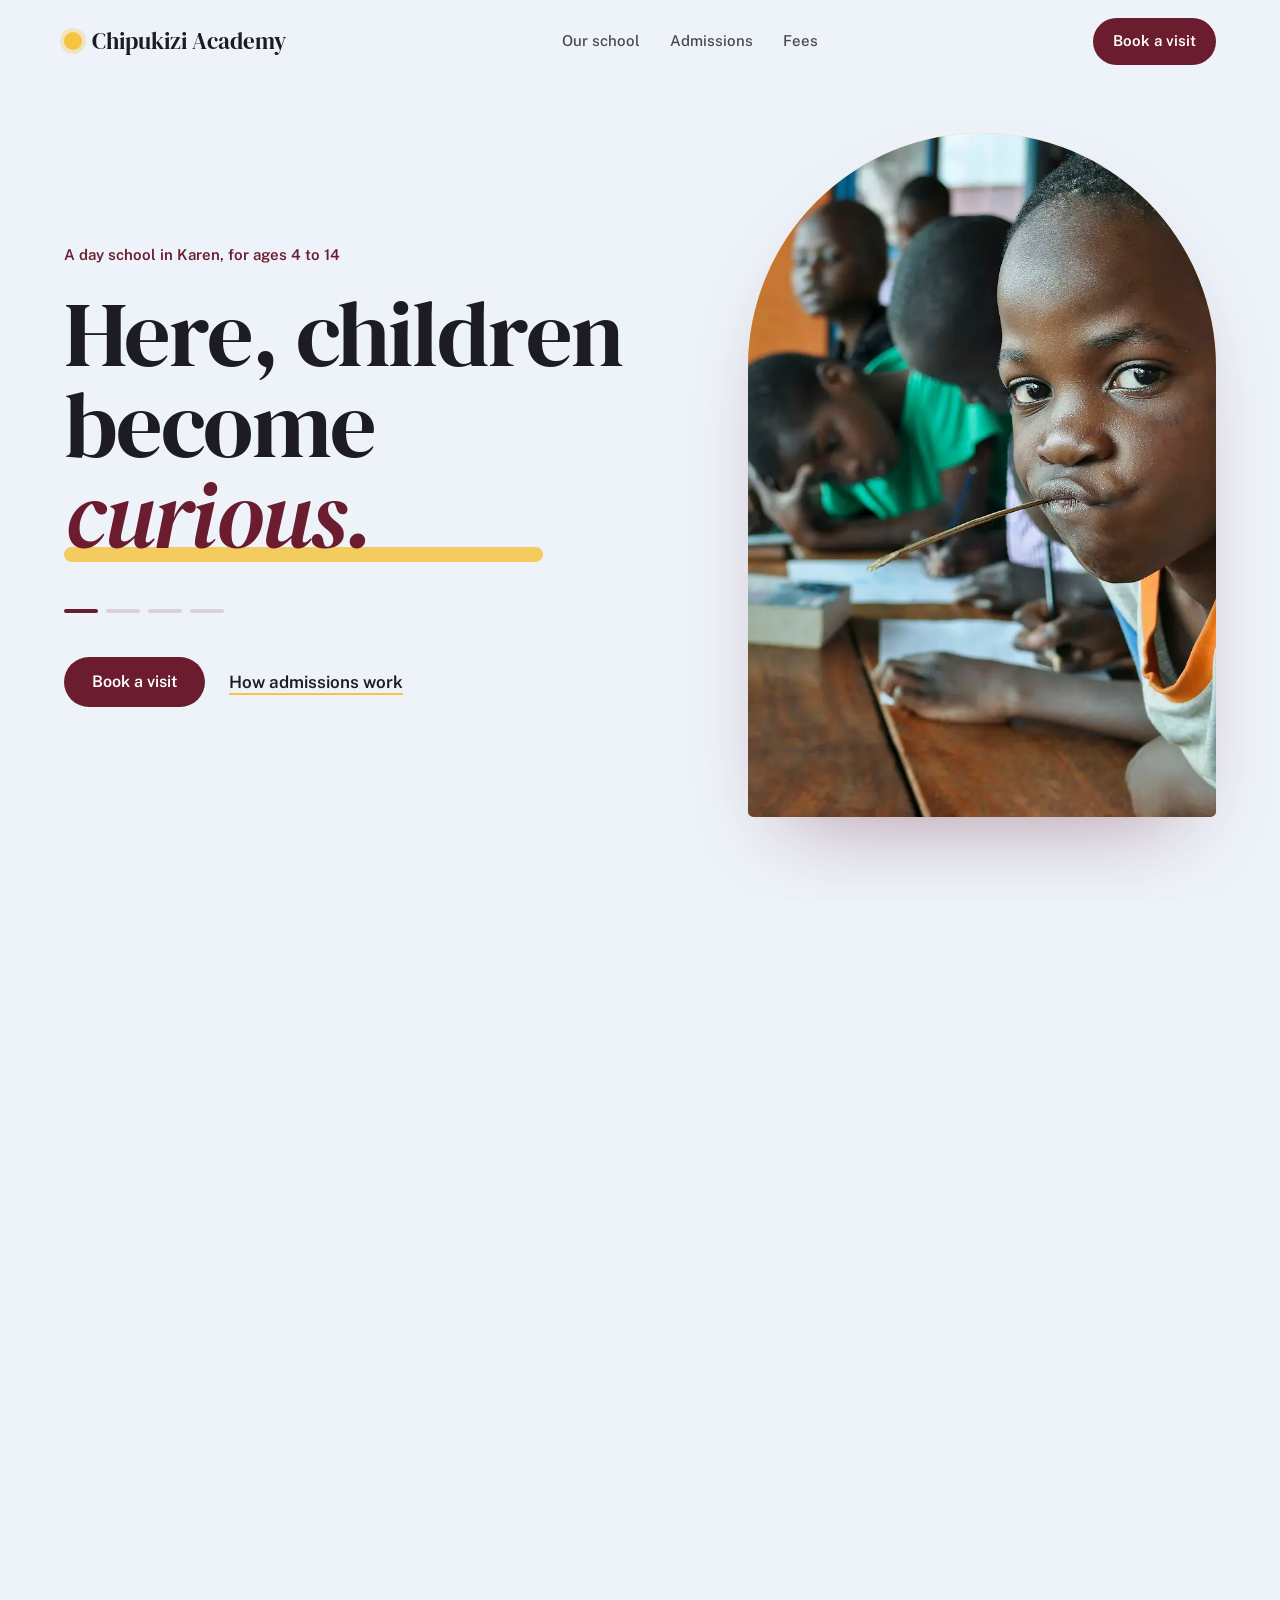
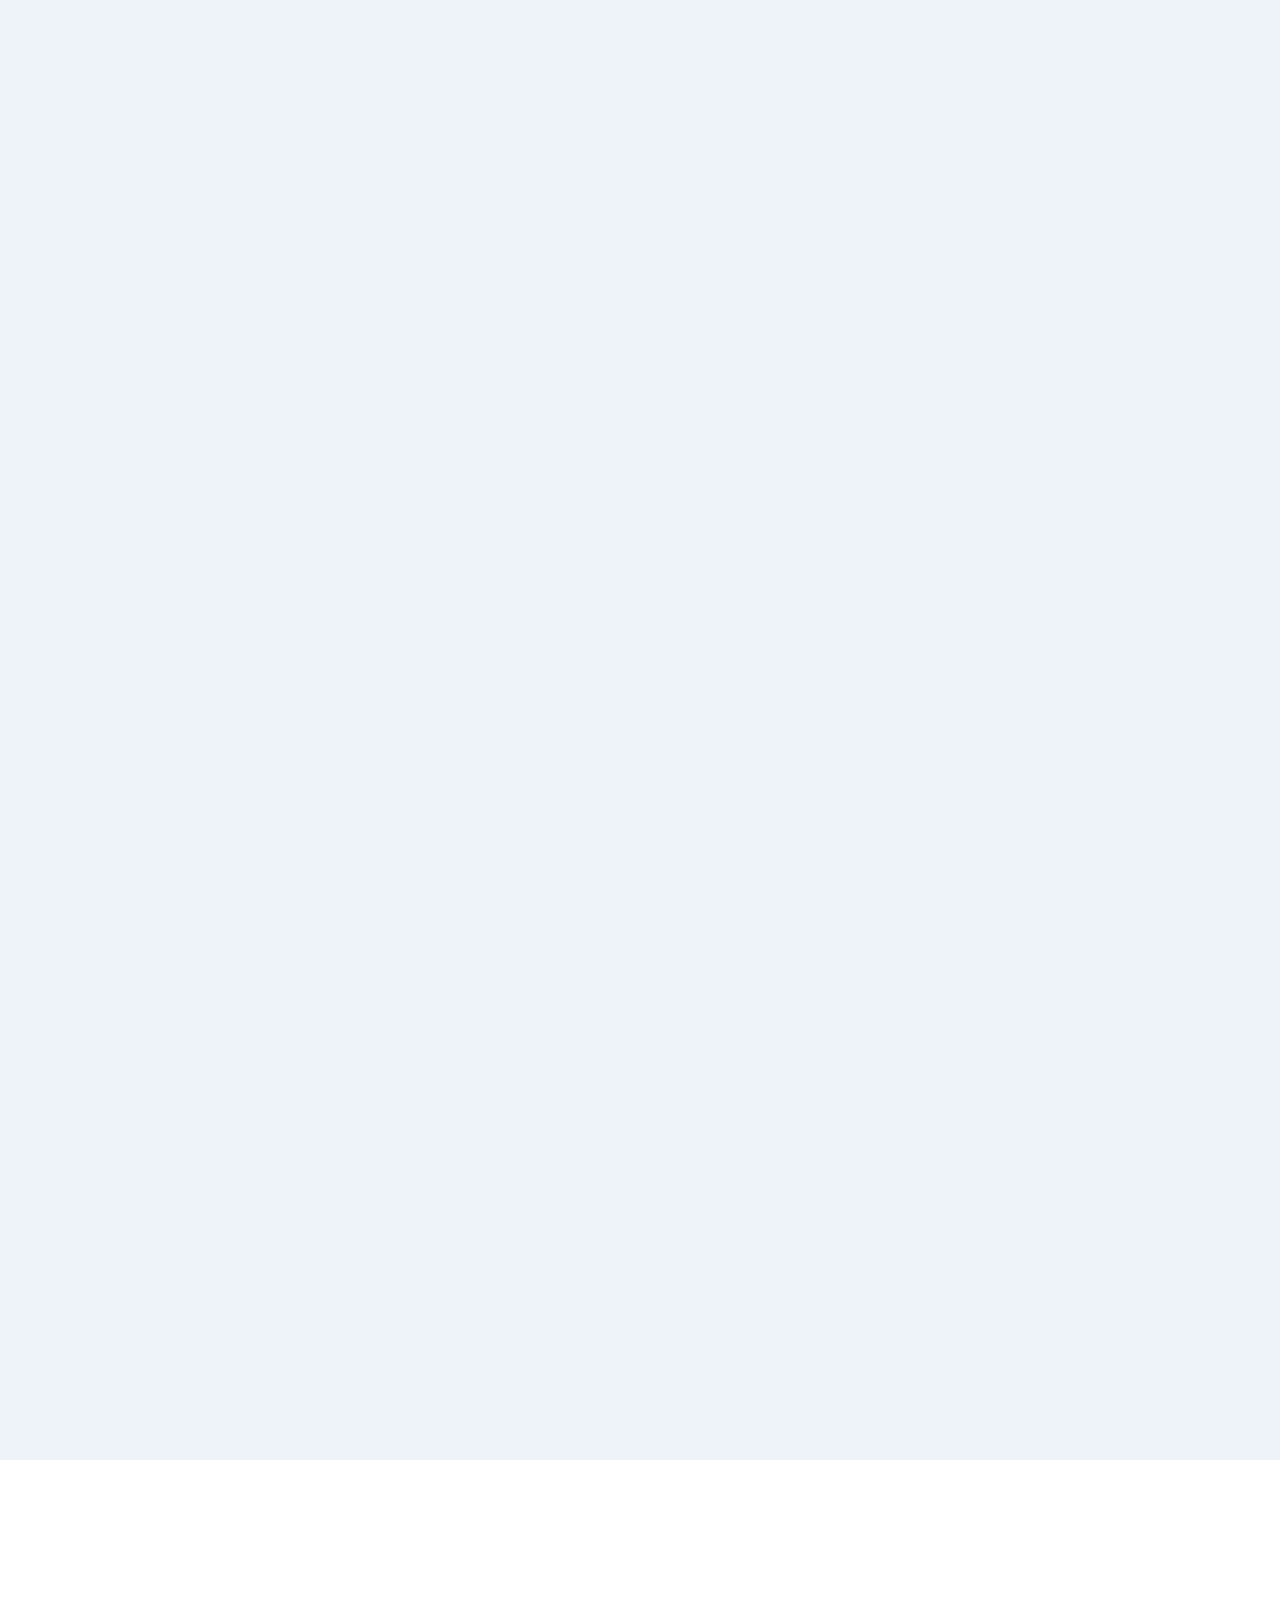
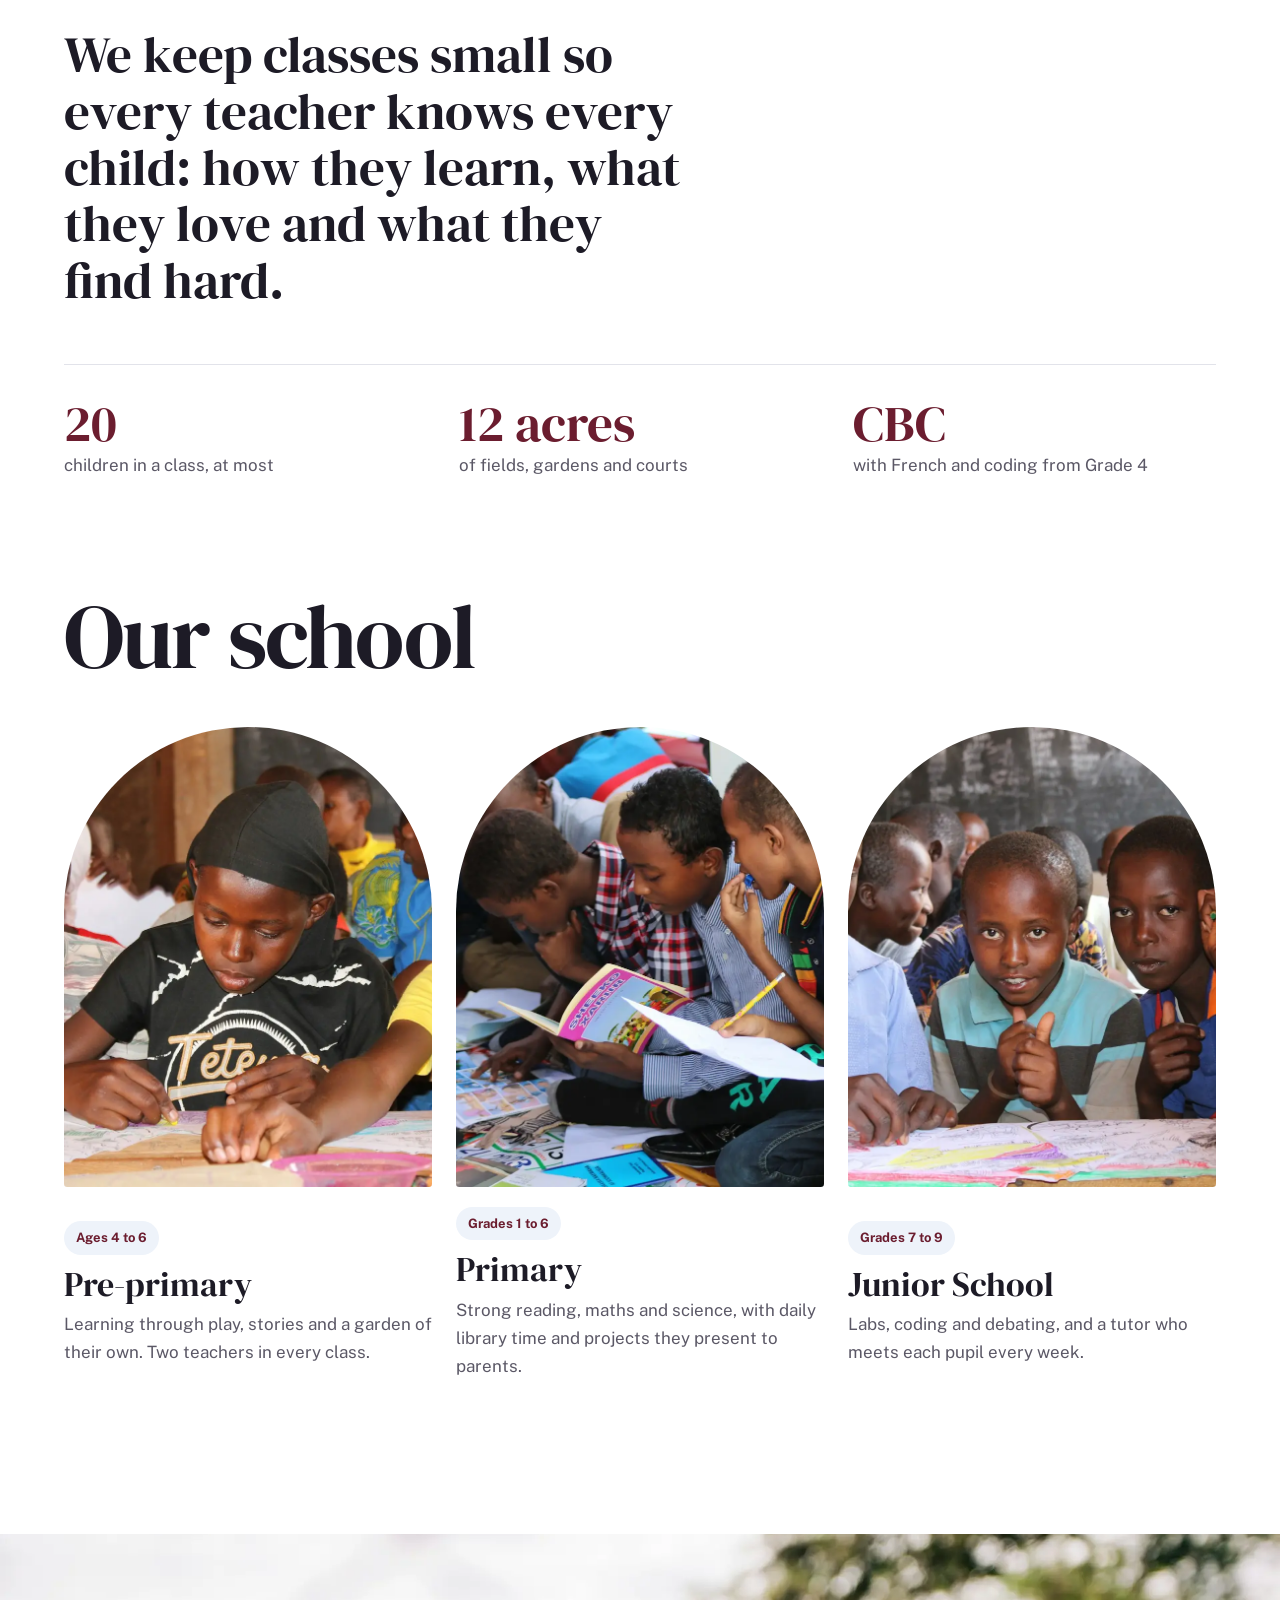
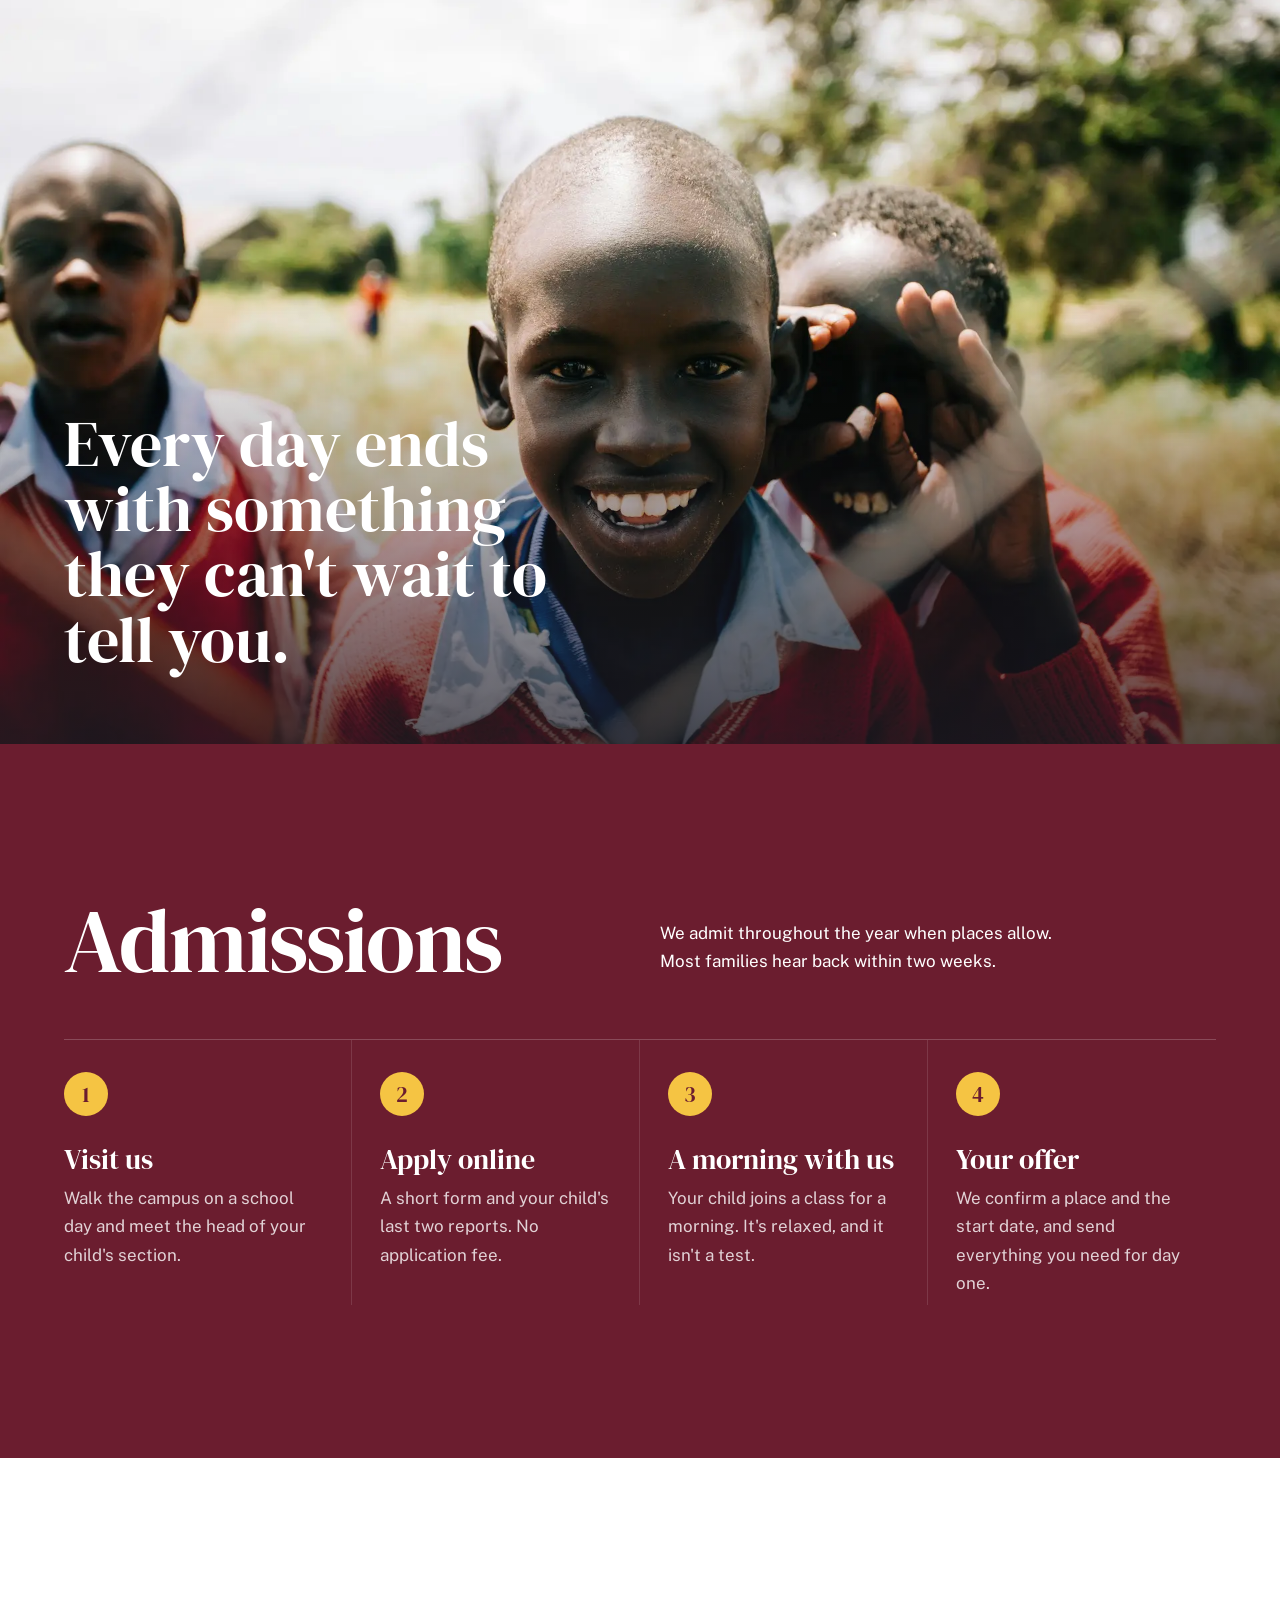
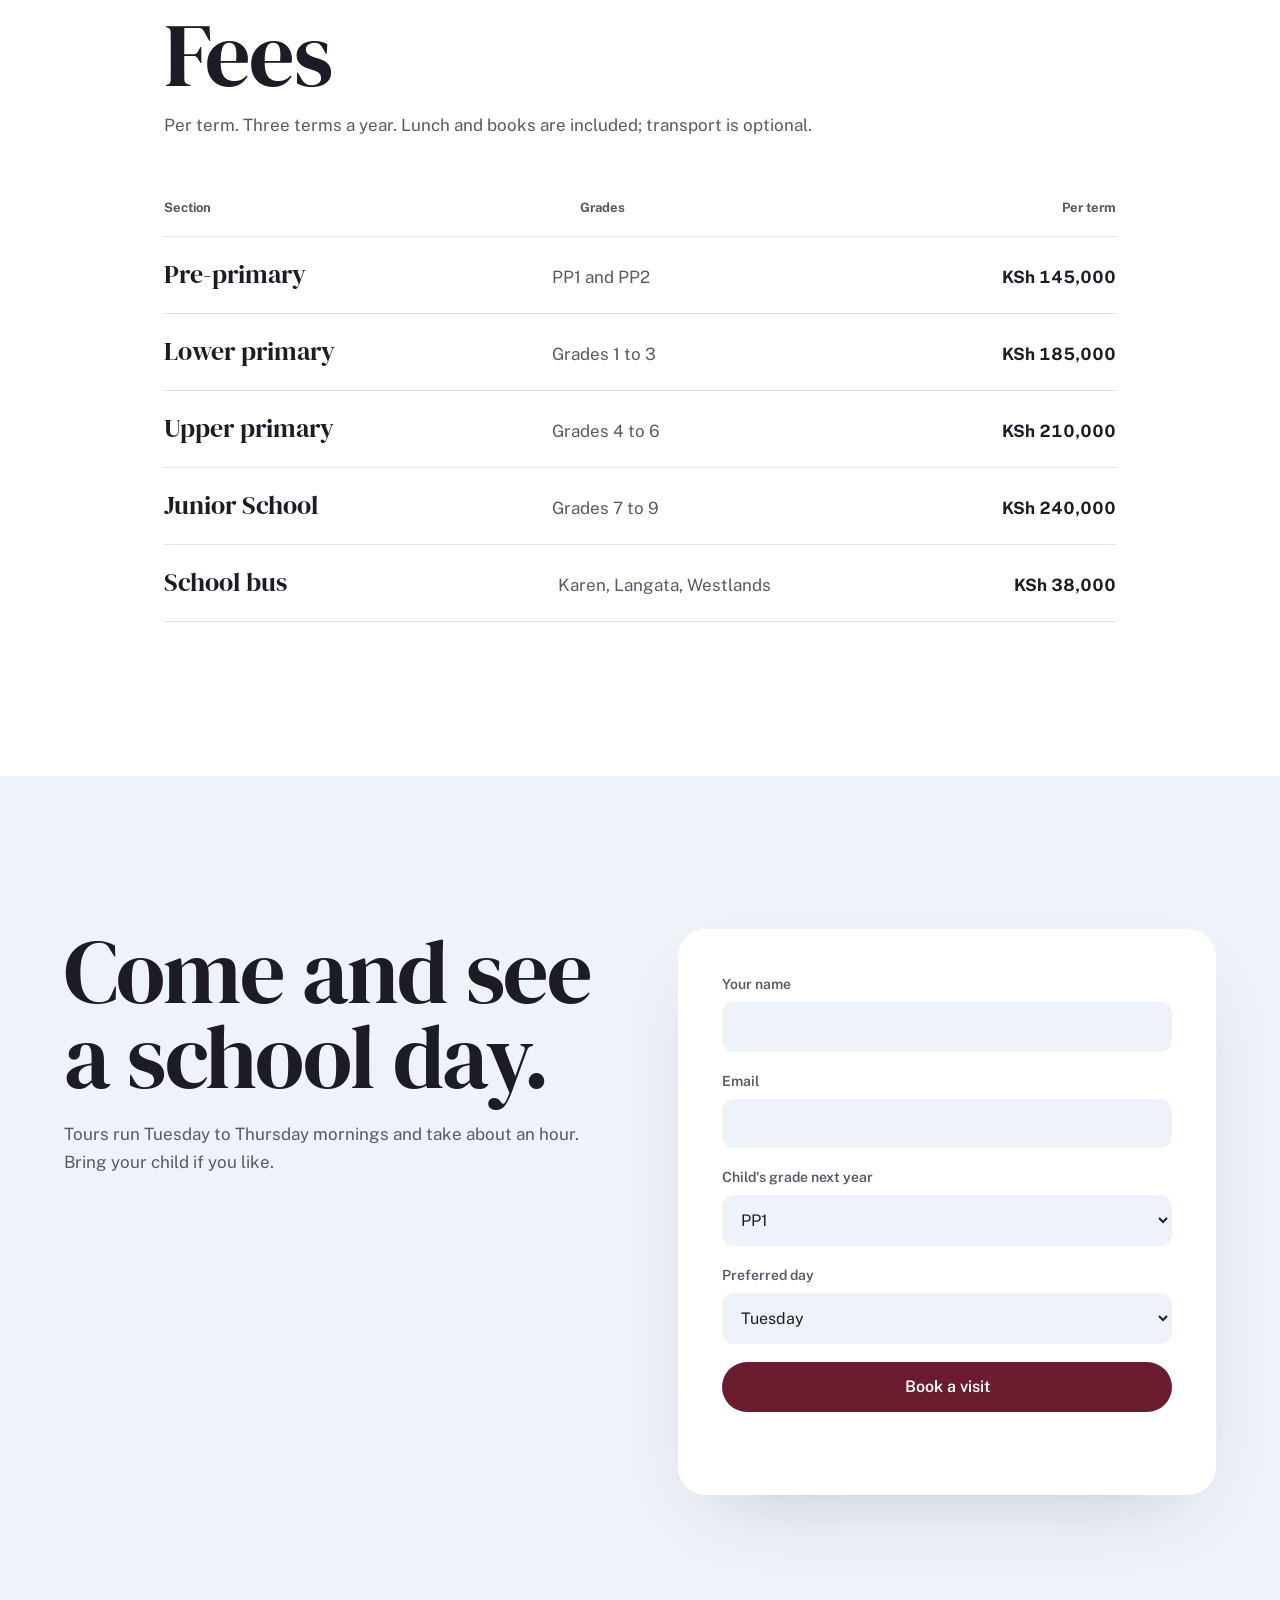
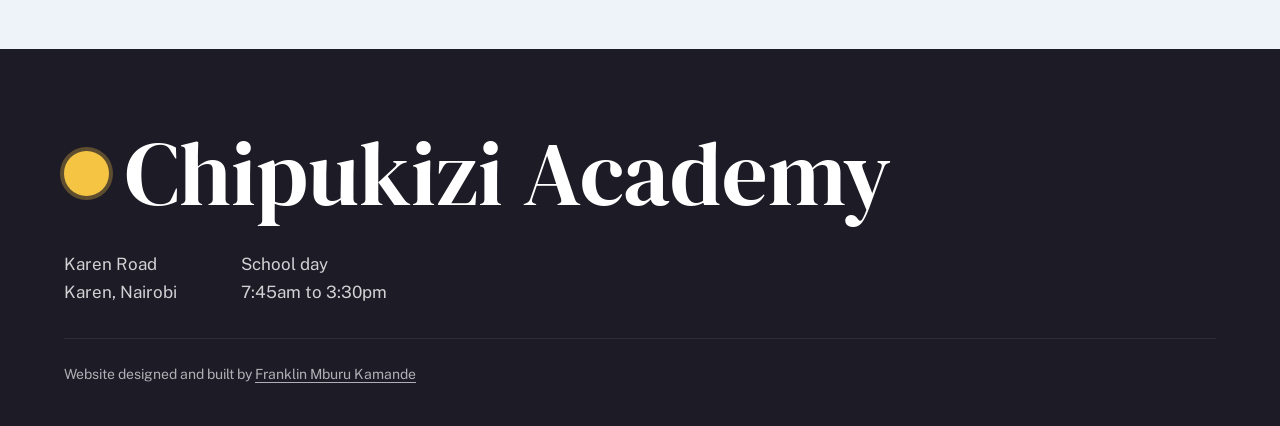
<file: public/work/chipukizi/index.html>
<!doctype html>
<html lang="en">
<head>
  <meta charset="utf-8" />
  <meta name="viewport" content="width=device-width, initial-scale=1" />
  <title>Chipukizi Academy — A day school in Karen, Nairobi</title>
  <meta name="description" content="A day school in Karen for children aged 4 to 14. Small classes, a big campus and teachers who know every child by name." />
  <link rel="preload" href="fonts/dm-serif-display.woff2" as="font" type="font/woff2" crossorigin />
  <link rel="stylesheet" href="styles.css" />
</head>
<body>
  <a class="skip" href="#main">Skip to content</a>

  <header class="nav" id="nav">
    <a class="nav__logo" href="#top"><span class="nav__sun" aria-hidden="true"></span>Chipukizi Academy</a>
    <nav class="nav__links" aria-label="Main">
      <a href="#school">Our school</a>
      <a href="#admissions">Admissions</a>
      <a href="#fees">Fees</a>
    </nav>
    <a class="nav__cta" href="#visit">Book a visit</a>
  </header>

  <main id="main">
    <!-- Hero: the last word changes as you scroll -->
    <section class="hero" id="top">
      <div class="hero__stage" id="stage">
        <div class="hero__text">
          <p class="hero__kicker">A day school in Karen, for ages 4 to 14</p>
          <h1>
            <span class="hero__lead">Here, children become</span>
            <span class="hero__words" aria-live="polite">
              <span class="hero__word is-on">curious.</span>
              <span class="hero__word">kind.</span>
              <span class="hero__word">brave.</span>
              <span class="hero__word">ready.</span>
            </span>
          </h1>
          <div class="hero__progress" aria-hidden="true"><i></i><i></i><i></i><i></i></div>
          <div class="hero__ctas"><a class="button" href="#visit">Book a visit</a><a class="hero__link" href="#admissions">How admissions work</a></div>
        </div>
        <div class="hero__arch" aria-hidden="true">
          <img class="is-on" src="images/desk.webp" alt="" />
          <img src="images/student.webp" alt="" />
          <img src="images/joy.webp" alt="" />
          <img src="images/student-2.webp" alt="" />
        </div>
      </div>
    </section>

    <!-- Intro -->
    <section class="intro">
      <p class="intro__lead reveal">We keep classes small so every teacher knows every child: how they learn, what they love and what they find hard.</p>
      <ul class="intro__facts reveal">
        <li><strong>20</strong><span>children in a class, at most</span></li>
        <li><strong>12 acres</strong><span>of fields, gardens and courts</span></li>
        <li><strong>CBC</strong><span>with French and coding from Grade 4</span></li>
      </ul>
    </section>

    <!-- Our school -->
    <section class="school" id="school">
      <h2 class="reveal">Our school</h2>
      <div class="stages">
        <article class="stage reveal">
          <img src="images/drawing.webp" alt="Young children drawing together at a table" loading="lazy" />
          <div><span class="stage__age">Ages 4 to 6</span><h3>Pre-primary</h3><p>Learning through play, stories and a garden of their own. Two teachers in every class.</p></div>
        </article>
        <article class="stage reveal">
          <img src="images/reading.webp" alt="Children reading books together" loading="lazy" />
          <div><span class="stage__age">Grades 1 to 6</span><h3>Primary</h3><p>Strong reading, maths and science, with daily library time and projects they present to parents.</p></div>
        </article>
        <article class="stage reveal">
          <img src="images/class.webp" alt="Pupils working at their desks in a classroom" loading="lazy" />
          <div><span class="stage__age">Grades 7 to 9</span><h3>Junior School</h3><p>Labs, coding and debating, and a tutor who meets each pupil every week.</p></div>
        </article>
      </div>
    </section>

    <!-- Band -->
    <section class="band">
      <img src="images/hero.webp" alt="A group of smiling schoolchildren outdoors" loading="lazy" />
      <p class="reveal">Every day ends with something they can't wait to tell you.</p>
    </section>

    <!-- Admissions -->
    <section class="admissions" id="admissions">
      <div class="admissions__head">
        <h2 class="reveal">Admissions</h2>
        <p class="reveal">We admit throughout the year when places allow. Most families hear back within two weeks.</p>
      </div>
      <ol class="steps">
        <li class="reveal"><span>1</span><h3>Visit us</h3><p>Walk the campus on a school day and meet the head of your child's section.</p></li>
        <li class="reveal"><span>2</span><h3>Apply online</h3><p>A short form and your child's last two reports. No application fee.</p></li>
        <li class="reveal"><span>3</span><h3>A morning with us</h3><p>Your child joins a class for a morning. It's relaxed, and it isn't a test.</p></li>
        <li class="reveal"><span>4</span><h3>Your offer</h3><p>We confirm a place and the start date, and send everything you need for day one.</p></li>
      </ol>
    </section>

    <!-- Fees -->
    <section class="fees" id="fees">
      <h2 class="reveal">Fees</h2>
      <p class="fees__note reveal">Per term. Three terms a year. Lunch and books are included; transport is optional.</p>
      <div class="fees__table reveal" role="table" aria-label="Fees per term">
        <div role="row" class="fees__row fees__row--head"><span role="columnheader">Section</span><span role="columnheader">Grades</span><span role="columnheader">Per term</span></div>
        <div role="row" class="fees__row"><span role="cell">Pre-primary</span><span role="cell">PP1 and PP2</span><span role="cell">KSh 145,000</span></div>
        <div role="row" class="fees__row"><span role="cell">Lower primary</span><span role="cell">Grades 1 to 3</span><span role="cell">KSh 185,000</span></div>
        <div role="row" class="fees__row"><span role="cell">Upper primary</span><span role="cell">Grades 4 to 6</span><span role="cell">KSh 210,000</span></div>
        <div role="row" class="fees__row"><span role="cell">Junior School</span><span role="cell">Grades 7 to 9</span><span role="cell">KSh 240,000</span></div>
        <div role="row" class="fees__row"><span role="cell">School bus</span><span role="cell">Karen, Langata, Westlands</span><span role="cell">KSh 38,000</span></div>
      </div>
    </section>

    <!-- Visit -->
    <section class="visit" id="visit">
      <div class="visit__text">
        <h2 class="reveal">Come and see a school day.</h2>
        <p class="reveal">Tours run Tuesday to Thursday mornings and take about an hour. Bring your child if you like.</p>
      </div>
      <form class="visit__form reveal" id="visit-form" novalidate>
        <label>Your name<input type="text" name="name" autocomplete="name" required /></label>
        <label>Email<input type="email" name="email" autocomplete="email" required /></label>
        <label>Child's grade next year
          <select name="grade">
            <option>PP1</option><option>PP2</option><option>Grade 1</option><option>Grade 2</option><option>Grade 3</option><option>Grade 4</option><option>Grade 5</option><option>Grade 6</option><option>Grade 7</option><option>Grade 8</option><option>Grade 9</option>
          </select>
        </label>
        <label>Preferred day
          <select name="day"><option>Tuesday</option><option>Wednesday</option><option>Thursday</option></select>
        </label>
        <button class="button" type="submit">Book a visit</button>
        <p class="form-status" id="visit-status" role="status" aria-live="polite"></p>
      </form>
    </section>
  </main>

  <footer class="footer">
    <p class="footer__name"><span class="nav__sun" aria-hidden="true"></span>Chipukizi Academy</p>
    <div class="footer__cols">
      <p>Karen Road<br />Karen, Nairobi</p>
      <p>School day<br />7:45am to 3:30pm</p>
    </div>
    <p class="footer__credit">Website designed and built by <a href="https://franklins-portfolio-v1.vercel.app/" target="_blank" rel="noopener">Franklin Mburu Kamande</a></p>
  </footer>

  <script src="main.js"></script>
</body>
</html>
</file>
<file: public/concepts/akiba/styles.css>
@font-face {
  font-family: 'Unbounded';
  src: url('fonts/unbounded.woff2') format('woff2');
  font-weight: 200 900;
  font-display: swap;
}
@font-face {
  font-family: 'Onest';
  src: url('fonts/onest.woff2') format('woff2');
  font-weight: 100 900;
  font-display: swap;
}

:root {
  --sun: #ffd23f;        /* the brand yellow */
  --sun-deep: #f5b800;
  --forest: #0b3a2a;     /* deep green ink */
  --forest-2: #12503b;
  --paper: #fbfbf6;
  --mute: #4f6a5f;
  --line: rgba(11, 58, 42, 0.14);

  --display: 'Unbounded', system-ui, sans-serif;
  --sans: 'Onest', system-ui, sans-serif;
  --pad: clamp(20px, 5vw, 72px);
  --max: 1280px;
}

* { box-sizing: border-box; margin: 0; padding: 0; }
body { background: var(--paper); color: var(--forest); font: 400 17px/1.6 var(--sans); }
img { display: block; max-width: 100%; }
a { color: inherit; }
:focus-visible { outline: 2px solid var(--forest); outline-offset: 3px; }
.sr-only { position: absolute; width: 1px; height: 1px; overflow: hidden; clip: rect(0 0 0 0); white-space: nowrap; }
.skip { position: absolute; left: -9999px; top: 12px; z-index: 100; background: var(--paper); padding: 8px 14px; }
.skip:focus { left: 12px; }

/* ---------- Nav ---------- */
.nav { position: fixed; inset: 0 0 auto; z-index: 50; display: flex; align-items: center; justify-content: space-between; gap: 24px; padding: 18px var(--pad); transition: background 0.4s, box-shadow 0.4s; }
.nav.is-solid { background: rgba(251, 251, 246, 0.86); backdrop-filter: blur(14px); box-shadow: 0 1px 0 var(--line); }
.nav__logo { font: 700 26px/1 var(--display); letter-spacing: -0.04em; text-decoration: none; }
.nav__logo span { color: var(--forest-2); }
.nav__links { display: flex; gap: 30px; font-weight: 500; font-size: 15px; }
.nav__links a { text-decoration: none; opacity: 0.75; }
.nav__links a:hover { opacity: 1; }
.nav__cta { font-weight: 600; font-size: 15px; text-decoration: none; background: var(--forest); color: var(--sun); padding: 11px 20px; border-radius: 999px; }

/* ---------- Buttons ---------- */
.button { display: inline-flex; align-items: center; justify-content: center; font: 600 16px/1 var(--sans); text-decoration: none; cursor: pointer; border: 0; border-radius: 999px; padding: 18px 28px; background: var(--forest); color: var(--sun); transition: transform 0.3s cubic-bezier(.2,.7,.2,1), box-shadow 0.3s; }
.button:hover { transform: translateY(-2px); box-shadow: 0 12px 30px -10px rgba(11,58,42,0.5); }
.button--ghost { background: transparent; color: var(--forest); box-shadow: inset 0 0 0 1.5px var(--forest); }
.button--ghost:hover { box-shadow: inset 0 0 0 1.5px var(--forest), 0 12px 30px -14px rgba(11,58,42,0.4); }
.button--dark { background: var(--forest); color: var(--sun); }

/* ---------- Hero ---------- */
.hero { position: relative; background: var(--sun); min-height: 100vh; padding: clamp(120px, 15vh, 170px) var(--pad) 0; overflow: hidden; display: grid; grid-template-columns: 1.15fr 0.85fr; grid-template-rows: auto auto 1fr auto; column-gap: 40px; }
.hero__title { grid-column: 1; font: 800 clamp(48px, 7.6vw, 128px)/0.92 var(--display); letter-spacing: -0.06em; }
.hero__title .line { display: block; overflow: hidden; padding-bottom: 0.06em; }
.hero__title .line > span { display: block; animation: lineUp 1.1s cubic-bezier(.16,1,.3,1) both; }
.hero__title .line:nth-child(2) > span { animation-delay: 0.12s; }
@keyframes lineUp { from { transform: translateY(105%); } to { transform: none; } }
.hero__lead { grid-column: 1; max-width: 34ch; font-size: clamp(18px, 1.5vw, 21px); margin: 28px 0 32px; animation: fadeUp 1s 0.35s both; }
.hero__ctas { grid-column: 1; display: flex; flex-wrap: wrap; gap: 12px; align-self: start; animation: fadeUp 1s 0.45s both; }
@keyframes fadeUp { from { opacity: 0; transform: translateY(20px); } to { opacity: 1; transform: none; } }
.hero__phone { grid-column: 2; grid-row: 1 / span 4; display: flex; justify-content: center; align-items: flex-end; animation: phoneUp 1.4s 0.2s cubic-bezier(.16,1,.3,1) both; }
@keyframes phoneUp { from { transform: translateY(40%) rotate(4deg); } to { transform: translateY(8%) rotate(-3deg); } }
.hero__ticker { grid-column: 1 / -1; grid-row: 4; margin: 56px calc(var(--pad) * -1) 0; background: var(--forest); color: var(--sun); display: flex; overflow: hidden; white-space: nowrap; position: relative; z-index: 2; }
.ticker__run { display: flex; flex-shrink: 0; animation: tick 30s linear infinite; }
.ticker__run span { font: 600 clamp(18px, 2vw, 28px)/1 var(--display); letter-spacing: -0.03em; padding: 22px 28px; display: inline-flex; align-items: center; gap: 56px; }
.ticker__run span::after { content: ''; width: 12px; height: 12px; border-radius: 50%; background: var(--sun); margin-left: 28px; }
@keyframes tick { to { transform: translateX(-100%); } }

/* ---------- Phone (built in HTML) ---------- */
.phone { position: relative; width: 300px; height: 620px; border-radius: 48px; background: #08140f; padding: 12px; box-shadow: 0 50px 100px -30px rgba(11,58,42,0.55), inset 0 0 0 2px rgba(255,255,255,0.08); }
.phone--big { width: 330px; height: 680px; }
.phone__notch { position: absolute; top: 22px; left: 50%; width: 92px; height: 26px; border-radius: 20px; background: #000; transform: translateX(-50%); z-index: 3; }
.screen { position: absolute; inset: 12px; border-radius: 38px; background: var(--paper); padding: 64px 20px 20px; display: flex; flex-direction: column; gap: 12px; opacity: 0; transform: translateY(18px) scale(0.98); transition: opacity 0.5s ease, transform 0.6s cubic-bezier(.2,.7,.2,1); overflow: hidden; }
.screen.is-on { opacity: 1; transform: none; }
.s-hello, .s-title { font: 700 22px/1.1 var(--display); letter-spacing: -0.04em; }
.s-card { background: var(--forest); color: var(--paper); border-radius: 24px; padding: 20px; display: grid; gap: 4px; }
.s-card small { opacity: 0.7; font-size: 13px; }
.s-card strong { font: 700 30px/1.1 var(--display); letter-spacing: -0.04em; color: var(--sun); font-variant-numeric: tabular-nums; }
.s-up { font-size: 13px; opacity: 0.85; }
.s-row { display: flex; align-items: center; gap: 10px; font-size: 14px; padding: 12px 4px; border-bottom: 1px solid var(--line); }
.s-row span:nth-child(2) { flex: 1; }
.s-row b { font-weight: 700; font-variant-numeric: tabular-nums; }
.s-dot { width: 10px; height: 10px; border-radius: 50%; background: var(--forest); }
.s-dot--sun { background: var(--sun-deep); }
.s-pay { background: #fff; border: 1px solid var(--line); border-radius: 22px; padding: 18px; display: grid; }
.s-pay small, .s-saved small { font-size: 13px; color: var(--mute); }
.s-pay strong { font: 700 28px/1.2 var(--display); letter-spacing: -0.04em; }
.s-pay span { font-size: 13px; color: var(--mute); }
.s-arrow { align-self: center; font-size: 13px; font-weight: 600; background: var(--sun); border-radius: 999px; padding: 8px 14px; }
.s-saved { background: var(--forest); color: var(--paper); border-radius: 22px; padding: 18px; display: grid; }
.s-saved small { color: rgba(251,251,246,0.7); }
.s-saved strong { font: 700 32px/1.2 var(--display); letter-spacing: -0.04em; color: var(--sun); }
.s-note { font-size: 13px; color: var(--mute); }
.s-goal { background: #fff; border: 1px solid var(--line); border-radius: 20px; padding: 16px; display: grid; grid-template-columns: 1fr auto; gap: 6px; font-size: 14px; }
.s-goal b { font: 700 16px/1 var(--display); }
.s-goal i { grid-column: 1 / -1; height: 8px; border-radius: 8px; background: rgba(11,58,42,0.1); position: relative; overflow: hidden; }
.s-goal i::after { content: ''; position: absolute; inset: 0; width: var(--w); background: var(--forest); border-radius: 8px; transform-origin: left; }
.screen.is-on .s-goal i::after { animation: grow 1.2s cubic-bezier(.2,.7,.2,1) both; }
@keyframes grow { from { transform: scaleX(0); } }
.s-goal small { grid-column: 1 / -1; color: var(--mute); font-size: 12px; }
.s-chama { background: var(--sun); border-radius: 24px; padding: 20px; display: grid; }
.s-chama small { font-size: 13px; font-weight: 600; }
.s-chama strong { font: 700 26px/1.2 var(--display); white-space: nowrap; letter-spacing: -0.04em; }
.s-chama span { font-size: 13px; }
.s-members { display: flex; gap: 6px; }
.s-members i { width: 38px; height: 38px; border-radius: 50%; background: var(--forest); color: var(--sun); display: grid; place-items: center; font: 700 11px/1 var(--display); font-style: normal; }
.s-members i:nth-child(even) { background: var(--forest-2); }
.s-amount { font: 700 44px/1.1 var(--display); letter-spacing: -0.05em; text-align: center; padding: 34px 0 18px; }
.s-done { margin-top: auto; background: var(--forest); color: var(--sun); border-radius: 22px; padding: 18px; font-weight: 600; display: flex; align-items: center; gap: 12px; }
.s-done span { width: 30px; height: 30px; border-radius: 50%; background: var(--sun); color: var(--forest); display: grid; place-items: center; }

/* ---------- How it works ---------- */
.how { position: relative; height: 420vh; background: var(--paper); }
.how__pin { position: sticky; top: 0; height: 100vh; height: 100svh; max-width: var(--max); margin: 0 auto; padding: 0 var(--pad); display: grid; grid-template-columns: 1fr 1fr; align-items: center; gap: 40px; }
.how__phone { display: flex; justify-content: center; }
.how__steps { list-style: none; position: relative; height: 340px; }
.how__steps li { position: absolute; inset: 0; opacity: 0; transform: translateY(40px); transition: opacity 0.5s ease, transform 0.6s cubic-bezier(.2,.7,.2,1); pointer-events: none; }
.how__steps li.is-on { opacity: 1; transform: none; pointer-events: auto; }
.how__steps li.is-past { opacity: 0; transform: translateY(-40px); }
.how__n { display: inline-block; font: 600 14px/1 var(--sans); background: var(--sun); padding: 9px 14px; border-radius: 999px; margin-bottom: 22px; }
.how__steps h3 { font: 800 clamp(34px, 4vw, 60px)/1 var(--display); letter-spacing: -0.055em; margin-bottom: 18px; max-width: 14ch; }
.how__steps p { font-size: 19px; max-width: 34ch; color: var(--mute); }

/* ---------- Rate ---------- */
.rate { background: var(--forest); color: var(--paper); padding: clamp(80px, 10vw, 140px) var(--pad); display: grid; grid-template-columns: auto 1fr; gap: clamp(24px, 5vw, 80px); align-items: center; }
.rate__big { font: 800 clamp(120px, 22vw, 340px)/0.8 var(--display); letter-spacing: -0.07em; color: var(--sun); }
.rate__big span { font-size: 0.4em; vertical-align: top; margin-left: 0.05em; }
.rate__text h2 { font: 700 clamp(30px, 3.6vw, 52px)/1.05 var(--display); letter-spacing: -0.05em; margin-bottom: 16px; }
.rate__text p { max-width: 40ch; color: rgba(251,251,246,0.75); font-size: 18px; }

/* ---------- Calculator ---------- */
.calc { max-width: var(--max); margin: 0 auto; padding: clamp(96px, 12vw, 160px) var(--pad); display: grid; grid-template-columns: 1fr 1fr; gap: clamp(32px, 6vw, 96px); align-items: center; }
.calc__intro h2 { font: 800 clamp(38px, 5vw, 76px)/0.98 var(--display); letter-spacing: -0.06em; margin-bottom: 18px; }
.calc__intro p { color: var(--mute); max-width: 36ch; }
.calc__card { background: var(--sun); border-radius: 32px; padding: clamp(28px, 4vw, 48px); display: grid; gap: 26px; }
.calc__card label { font: 600 20px/1.3 var(--sans); }
.calc__card output { font-family: var(--display); font-weight: 700; letter-spacing: -0.03em; }
input[type='range'] { -webkit-appearance: none; appearance: none; width: 100%; height: 10px; border-radius: 10px; background: linear-gradient(90deg, var(--forest) var(--fill, 10%), rgba(11,58,42,0.18) var(--fill, 10%)); outline-offset: 6px; }
input[type='range']::-webkit-slider-thumb { -webkit-appearance: none; width: 30px; height: 30px; border-radius: 50%; background: var(--forest); border: 4px solid var(--paper); cursor: grab; box-shadow: 0 4px 14px rgba(11,58,42,0.35); }
input[type='range']::-moz-range-thumb { width: 24px; height: 24px; border-radius: 50%; background: var(--forest); border: 4px solid var(--paper); cursor: grab; }
.calc__result { background: var(--forest); color: var(--paper); border-radius: 24px; padding: 26px; display: grid; gap: 4px; }
.calc__result small { opacity: 0.7; }
.calc__result strong { white-space: nowrap; font: 800 clamp(36px, 4.4vw, 60px)/1 var(--display); letter-spacing: -0.06em; color: var(--sun); font-variant-numeric: tabular-nums; }
.calc__result span { opacity: 0.8; font-size: 15px; }

/* ---------- People ---------- */
.people { max-width: var(--max); margin: 0 auto; padding: 0 var(--pad) clamp(96px, 12vw, 160px); }
.people__title { font: 800 clamp(38px, 6vw, 96px)/0.95 var(--display); letter-spacing: -0.06em; max-width: 14ch; margin-bottom: 48px; }
.people__grid { display: grid; grid-template-columns: 1.3fr 1fr 1fr; gap: 18px; align-items: end; }
.people__grid figure { position: relative; overflow: hidden; border-radius: 28px; }
.people__grid img { width: 100%; height: 100%; object-fit: cover; transition: transform 1s cubic-bezier(.2,.7,.2,1); }
.people__grid figure:hover img { transform: scale(1.04); }
.people__a { aspect-ratio: 4 / 5; }
.people__b { aspect-ratio: 3 / 4; margin-bottom: 60px; }
.people__c { aspect-ratio: 3 / 4; }
.people__grid figcaption { position: absolute; left: 18px; bottom: 18px; right: 18px; font: 600 18px/1.2 var(--display); letter-spacing: -0.03em; background: var(--paper); border-radius: 18px; padding: 14px 16px; }

/* ---------- FAQ ---------- */
.faq { max-width: 980px; margin: 0 auto; padding: 0 var(--pad) clamp(96px, 12vw, 160px); }
.faq h2 { font: 800 clamp(38px, 5vw, 76px)/1 var(--display); letter-spacing: -0.06em; margin-bottom: 32px; }
.faq details { border-top: 1px solid var(--line); }
.faq details:last-child { border-bottom: 1px solid var(--line); }
.faq summary { list-style: none; cursor: pointer; padding: 26px 0; font: 600 clamp(19px, 1.8vw, 24px)/1.3 var(--sans); display: flex; justify-content: space-between; gap: 20px; }
.faq summary::-webkit-details-marker { display: none; }
.faq summary::after { content: '+'; font: 400 30px/0.8 var(--display); transition: transform 0.3s; }
.faq details[open] summary::after { transform: rotate(45deg); }
.faq details p { padding: 0 0 26px; color: var(--mute); max-width: 60ch; }

/* ---------- Get ---------- */
.get { background: var(--sun); text-align: center; padding: clamp(96px, 12vw, 160px) var(--pad); display: grid; justify-items: center; gap: 14px; }
.get h2 { font: 800 clamp(48px, 9vw, 150px)/0.9 var(--display); letter-spacing: -0.07em; }
.get > p { font-size: 19px; }
.get__form { margin-top: 22px; display: flex; gap: 10px; flex-wrap: wrap; justify-content: center; }
.get__form input { font: 500 17px/1 var(--sans); border: 0; border-radius: 999px; padding: 18px 24px; width: min(300px, 80vw); background: var(--paper); color: var(--forest); }
.get__form input:focus { outline: 2px solid var(--forest); outline-offset: 2px; }
.get__status { min-height: 1.4em; font-weight: 500; }

/* ---------- Footer ---------- */
.footer { background: var(--forest); color: var(--paper); padding: 72px var(--pad) 40px; display: grid; gap: 36px; }
.footer__logo { font: 800 clamp(80px, 18vw, 280px)/0.8 var(--display); letter-spacing: -0.07em; color: var(--sun); }
.footer__logo span { color: var(--paper); }
.footer__credit { font-size: 14px; opacity: 0.7; }
.footer__credit a { text-underline-offset: 3px; }

/* ---------- Small screens ---------- */
@media (max-width: 900px) {
  .nav__links { display: none; }
  .hero { display: flex; flex-direction: column; padding-top: 110px; }
  .hero__phone { grid-column: 1; grid-row: auto; margin-top: 40px; }
  .hero__ticker { grid-row: auto; margin-top: 0; }
  @keyframes phoneUp { from { transform: translateY(30%) rotate(4deg); } to { transform: translateY(12%) rotate(-3deg); } }
  .hero__phone { height: 470px; align-items: flex-start; }
  .hero__phone .phone { transform: scale(0.82); transform-origin: top center; }
  .how { height: 400vh; }
  .how__pin { grid-template-columns: 1fr; grid-template-rows: auto auto; align-content: center; gap: 8px; padding-top: 64px; }
  .how__phone { height: 400px; }
  .phone--big { transform: scale(0.58); transform-origin: top center; }
  .how__steps { height: 220px; text-align: center; }
  .how__steps h3 { margin-inline: auto; font-size: 28px; }
  .how__steps p { margin-inline: auto; font-size: 16px; }
  .how__n { margin-bottom: 12px; }
  .rate, .calc { grid-template-columns: 1fr; }
  .people__grid { grid-template-columns: 1fr 1fr; }
  .people__a { grid-column: span 2; aspect-ratio: 4 / 3; }
  .people__b { margin-bottom: 0; }
}

@media (prefers-reduced-motion: reduce) {
  *, *::before, *::after { animation-duration: 0.001ms !important; transition-duration: 0.001ms !important; }
  .ticker__run { animation: none; }
}
</file>
<file: public/concepts/ember-and-salt/styles.css>
@font-face {
  font-family: 'Fraunces';
  src: url('fonts/fraunces.woff2') format('woff2');
  font-weight: 100 900;
  font-style: normal;
  font-display: swap;
}
@font-face {
  font-family: 'Fraunces';
  src: url('fonts/fraunces-italic.woff2') format('woff2');
  font-weight: 100 900;
  font-style: italic;
  font-display: swap;
}
@font-face {
  font-family: 'Manrope';
  src: url('fonts/manrope.woff2') format('woff2');
  font-weight: 200 800;
  font-display: swap;
}

:root {
  --charcoal: #1b1410;
  --charcoal-2: #241a14;
  --ash: #efe6da;
  --smoke: #a3917f;
  --ember: #f26a21;
  --coal-red: #7a2414;
  --line: rgba(239, 230, 218, 0.14);

  --display: 'Fraunces', Georgia, 'Times New Roman', serif;
  --body: 'Manrope', system-ui, sans-serif;

  --step-0: 1.0625rem;
  --step-1: 1.4rem;
  --step-2: clamp(1.6rem, 1.2rem + 1.6vw, 2.35rem);
  --step-3: clamp(2.2rem, 1.4rem + 3.4vw, 4rem);
  --gutter: clamp(1.25rem, 4vw, 4rem);
}

*,
*::before,
*::after {
  box-sizing: border-box;
}

html {
  scroll-behavior: smooth;
}

body {
  margin: 0;
  background: var(--charcoal);
  color: var(--ash);
  font-family: var(--body);
  font-size: var(--step-0);
  line-height: 1.6;
  -webkit-font-smoothing: antialiased;
}

img {
  display: block;
  max-width: 100%;
  height: auto;
}

a {
  color: inherit;
}

:focus-visible {
  outline: 2px solid var(--ember);
  outline-offset: 4px;
  border-radius: 4px;
}

.sr-only {
  position: absolute;
  width: 1px;
  height: 1px;
  overflow: hidden;
  clip: rect(0 0 0 0);
  white-space: nowrap;
}

.skip {
  position: absolute;
  left: 1rem;
  top: -4rem;
  z-index: 100;
  padding: 0.6rem 1rem;
  background: var(--ash);
  color: var(--charcoal);
  border-radius: 6px;
}
.skip:focus {
  top: 1rem;
}

/* Buttons and links */
.btn {
  display: inline-flex;
  align-items: center;
  justify-content: center;
  gap: 0.5rem;
  padding: 0.95rem 1.6rem;
  border: 0;
  border-radius: 999px;
  background: var(--ember);
  color: #1b0d05;
  font: 700 1rem/1 var(--body);
  text-decoration: none;
  cursor: pointer;
  transition: background-color 0.2s ease, transform 0.2s ease;
}
.btn:hover {
  background: #ff8240;
}
.btn:active {
  transform: translateY(1px);
}
.btn--small {
  padding: 0.65rem 1.15rem;
  font-size: 0.9rem;
}

.link {
  font-weight: 600;
  text-decoration: underline;
  text-decoration-color: var(--ember);
  text-decoration-thickness: 2px;
  text-underline-offset: 6px;
}
.link:hover {
  color: var(--ember);
}

/* Navigation */
.nav {
  position: fixed;
  inset: 0 0 auto;
  z-index: 50;
  display: flex;
  align-items: center;
  justify-content: space-between;
  gap: 1.5rem;
  padding: 1.1rem var(--gutter);
  transition: background-color 0.35s ease, backdrop-filter 0.35s ease;
}
.nav.is-solid {
  background: rgba(27, 20, 16, 0.86);
  backdrop-filter: blur(14px);
  border-bottom: 1px solid var(--line);
}
.nav__brand {
  font-family: var(--display);
  font-size: 1.35rem;
  font-weight: 600;
  text-decoration: none;
  letter-spacing: -0.01em;
}
.nav__brand i {
  color: var(--ember);
}
.nav__links {
  display: flex;
  gap: 2rem;
  margin: 0;
  padding: 0;
  list-style: none;
}
.nav__links a {
  font-size: 0.95rem;
  font-weight: 500;
  text-decoration: none;
  opacity: 0.85;
}
.nav__links a:hover {
  opacity: 1;
  color: var(--ember);
}

/* Hero */
.hero {
  position: relative;
  height: 230vh;
}
.hero__stage {
  position: sticky;
  top: 0;
  height: 100vh;
  height: 100svh;
  overflow: hidden;
  display: grid;
  place-items: center;
  --p: 0;
}
.hero__photo {
  position: absolute;
  inset: 0;
  width: 100%;
  height: 100%;
  object-fit: cover;
  object-position: 50% 62%;
  opacity: calc((var(--p) - 0.28) * 2.4);
  transform: scale(calc(1.15 - var(--p) * 0.15));
}
.hero__shade {
  position: absolute;
  inset: 0;
  background: radial-gradient(ellipse at 50% 40%, transparent 30%, rgba(27, 20, 16, 0.75) 100%);
  opacity: calc((var(--p) - 0.28) * 2);
}
.hero__title {
  position: relative;
  margin: 0;
  display: flex;
  flex-direction: column;
  align-items: center;
  font-family: var(--display);
  font-weight: 800;
  font-variation-settings: 'opsz' 144, 'SOFT' 50;
  font-size: clamp(5.5rem, 21vw, 22rem);
  line-height: 0.82;
  letter-spacing: -0.045em;
  text-align: center;
  background: url('images/hero-fire.webp') 50% 70% / cover;
  -webkit-background-clip: text;
  background-clip: text;
  color: transparent;
  transform-origin: 50% 64%;
  transform: scale(calc(1 + var(--p) * var(--p) * 14));
  opacity: calc(1 - max(0, var(--p) - 0.55) * 3.2);
  will-change: transform, opacity;
}
.hero__word--amp {
  white-space: nowrap;
}
.hero__word--amp i {
  font-style: italic;
  font-weight: 500;
}
.hero__line {
  position: absolute;
  bottom: 9vh;
  margin: 0;
  font-size: 0.95rem;
  font-weight: 500;
  letter-spacing: 0.02em;
  color: var(--smoke);
  opacity: calc(1 - var(--p) * 5);
}
.hero__after {
  position: absolute;
  left: var(--gutter);
  right: var(--gutter);
  bottom: 12vh;
  margin: 0;
  max-width: 14ch;
  font-family: var(--display);
  font-size: var(--step-3);
  font-weight: 500;
  line-height: 1;
  letter-spacing: -0.02em;
  opacity: calc((var(--p) - 0.75) * 5);
  transform: translateY(calc((1 - var(--p)) * 40px));
}
.hero__cue {
  position: absolute;
  bottom: 3.5vh;
  width: 1px;
  height: 42px;
  background: linear-gradient(var(--ash), transparent);
  opacity: calc(0.6 - var(--p) * 4);
}

/* Intro */
.intro {
  display: grid;
  grid-template-columns: minmax(0, 1.6fr) minmax(0, 1fr);
  gap: clamp(2rem, 5vw, 6rem);
  align-items: end;
  padding: clamp(6rem, 14vw, 11rem) var(--gutter) clamp(5rem, 10vw, 8rem);
}
.intro__text {
  margin: 0;
  max-width: 22ch;
  font-family: var(--display);
  font-size: var(--step-3);
  font-weight: 400;
  line-height: 1.05;
  letter-spacing: -0.025em;
}
.intro__meta p {
  margin: 0 0 1.5rem;
  max-width: 34ch;
  color: var(--smoke);
}

.section-title {
  margin: 0 0 2rem;
  font-family: var(--display);
  font-size: var(--step-3);
  font-weight: 500;
  line-height: 1;
  letter-spacing: -0.025em;
}

/* Menu */
.menu {
  display: grid;
  grid-template-columns: minmax(0, 1fr) minmax(0, 1.15fr);
  gap: clamp(2rem, 5vw, 6rem);
  padding: 0 var(--gutter) clamp(6rem, 12vw, 10rem);
}
.menu__photo {
  position: sticky;
  top: 6rem;
  align-self: start;
  border-radius: 6px;
  overflow: hidden;
  aspect-ratio: 4 / 5;
}
.menu__photo img {
  width: 100%;
  height: 100%;
  object-fit: cover;
}
.dishes {
  margin: 0;
  padding: 0;
  list-style: none;
  border-top: 1px solid var(--line);
}
.dish {
  display: grid;
  grid-template-columns: minmax(0, 1fr) auto;
  column-gap: 1.5rem;
  padding: 1.6rem 0;
  border-bottom: 1px solid var(--line);
}
.dish__name {
  margin: 0;
  font-family: var(--display);
  font-size: var(--step-2);
  font-weight: 400;
  line-height: 1.1;
  letter-spacing: -0.015em;
}
.dish__desc {
  grid-column: 1;
  margin: 0.4rem 0 0;
  color: var(--smoke);
}
.dish__price {
  grid-column: 2;
  grid-row: 1;
  margin: 0;
  font-family: var(--display);
  font-size: var(--step-1);
  font-style: italic;
  color: var(--ember);
}
.menu__note {
  margin: 1.5rem 0 0;
  font-size: 0.95rem;
  color: var(--smoke);
}

/* The fire: three images, staggered */
.fire {
  padding: clamp(5rem, 10vw, 8rem) var(--gutter);
  background: var(--charcoal-2);
}
.fire__title {
  margin: 0 0 clamp(2.5rem, 6vw, 5rem);
  font-family: var(--display);
  font-style: italic;
  font-weight: 300;
  font-size: clamp(4rem, 13vw, 12rem);
  line-height: 0.85;
  letter-spacing: -0.04em;
  color: var(--ember);
}
.fire__grid {
  display: grid;
  grid-template-columns: repeat(3, minmax(0, 1fr));
  gap: clamp(1rem, 3vw, 2.5rem);
  align-items: start;
}
.fire__item {
  margin: 0;
}
.fire__item img {
  width: 100%;
  aspect-ratio: 3 / 4;
  object-fit: cover;
  border-radius: 6px;
}
.fire__item--mid {
  margin-top: clamp(3rem, 10vw, 9rem);
}
.fire__item--low {
  margin-top: clamp(1.5rem, 5vw, 4.5rem);
}
.fire__item figcaption {
  margin-top: 0.9rem;
  font-size: 0.95rem;
  color: var(--smoke);
}

/* Room */
.room {
  display: grid;
  grid-template-columns: minmax(0, 1.3fr) minmax(0, 1fr);
  grid-template-areas:
    'photo photo'
    'text side';
  gap: clamp(2rem, 5vw, 5rem);
  padding: clamp(6rem, 12vw, 10rem) var(--gutter);
}
.room__photo {
  grid-area: photo;
}
.room__photo img {
  width: 100%;
  aspect-ratio: 21 / 9;
  object-fit: cover;
  border-radius: 6px;
}
.room__text {
  grid-area: text;
  max-width: 40ch;
}
.room__text p {
  margin: 0 0 1rem;
  color: var(--smoke);
}
.room__side {
  grid-area: side;
  display: grid;
  grid-template-columns: 1.2fr 1fr;
  gap: 1rem;
  align-items: end;
}
.room__side img {
  width: 100%;
  object-fit: cover;
  border-radius: 6px;
  aspect-ratio: 3 / 4;
}
.room__side img:last-child {
  aspect-ratio: 4 / 5;
}

/* Visit */
.visit {
  padding: 0 var(--gutter) clamp(6rem, 12vw, 10rem);
}
.visit__facts {
  display: grid;
  grid-template-columns: repeat(4, minmax(0, 1fr));
  gap: 2rem;
  margin: 0;
  border-top: 1px solid var(--line);
  padding-top: 2rem;
}
.visit__facts dt {
  font-size: 0.9rem;
  color: var(--smoke);
  margin-bottom: 0.4rem;
}
.visit__facts dd {
  margin: 0;
  font-family: var(--display);
  font-size: var(--step-1);
  line-height: 1.25;
}

/* Book */
.book {
  position: relative;
  padding: clamp(6rem, 12vw, 10rem) var(--gutter);
  background: var(--coal-red);
  overflow: hidden;
}
.book__title {
  margin: 0 0 clamp(2rem, 5vw, 3.5rem);
  font-family: var(--display);
  font-weight: 800;
  font-variation-settings: 'opsz' 144, 'SOFT' 50;
  font-size: clamp(3.5rem, 12vw, 11rem);
  line-height: 0.85;
  letter-spacing: -0.045em;
}
.book__form {
  display: grid;
  grid-template-columns: repeat(4, minmax(0, 1fr)) auto;
  gap: 1rem;
  align-items: end;
  max-width: 1100px;
}
.book__form label {
  display: grid;
  gap: 0.45rem;
  font-size: 0.9rem;
  font-weight: 600;
}
.book__form input,
.book__form select {
  width: 100%;
  min-height: 3.1rem;
  padding: 0 0.9rem;
  border: 1px solid rgba(239, 230, 218, 0.35);
  border-radius: 8px;
  background: rgba(27, 20, 16, 0.35);
  color: var(--ash);
  font: 500 1rem var(--body);
  color-scheme: dark;
}
.book__form input:focus,
.book__form select:focus {
  border-color: var(--ash);
  outline: none;
}
.book__status {
  grid-column: 1 / -1;
  min-height: 1.6em;
  margin: 0.5rem 0 0;
  font-weight: 600;
}

/* Footer */
.footer {
  display: flex;
  flex-wrap: wrap;
  justify-content: space-between;
  gap: 1.5rem;
  padding: 3rem var(--gutter);
  border-top: 1px solid var(--line);
}
.footer__brand {
  margin: 0;
  font-family: var(--display);
  font-size: 1.6rem;
}
.footer__brand i {
  color: var(--ember);
}
.footer__note {
  margin: 0;
  max-width: 52ch;
  font-size: 0.9rem;
  color: var(--smoke);
}

/* Small screens */
@media (max-width: 860px) {
  .nav__links {
    display: none;
  }
  .intro,
  .menu,
  .room {
    grid-template-columns: 1fr;
  }
  .room {
    grid-template-areas: 'photo' 'text' 'side';
  }
  .menu__photo {
    position: relative;
    top: 0;
    aspect-ratio: 16 / 10;
  }
  .fire__grid {
    grid-template-columns: repeat(2, minmax(0, 1fr));
  }
  .fire__item--low {
    display: none;
  }
  .visit__facts {
    grid-template-columns: repeat(2, minmax(0, 1fr));
  }
  .book__form {
    grid-template-columns: repeat(2, minmax(0, 1fr));
  }
  .book__form .btn {
    grid-column: 1 / -1;
  }
}

@media (prefers-reduced-motion: reduce) {
  html {
    scroll-behavior: auto;
  }
  .hero {
    height: 100vh;
  }
  .hero__stage {
    --p: 0 !important;
  }
}

@media (max-width: 600px) {
  .hero__title {
    font-size: 30vw;
  }
}
</file>
<file: public/concepts/enkare/styles.css>
@font-face {
  font-family: 'Instrument Serif';
  src: url('fonts/instrument-serif.woff2') format('woff2');
  font-weight: 400;
  font-style: normal;
  font-display: swap;
}
@font-face {
  font-family: 'Instrument Serif';
  src: url('fonts/instrument-serif-italic.woff2') format('woff2');
  font-weight: 400;
  font-style: italic;
  font-display: swap;
}
@font-face {
  font-family: 'Instrument Sans';
  src: url('fonts/instrument-sans.woff2') format('woff2');
  font-weight: 400 700;
  font-style: normal;
  font-display: swap;
}

:root {
  --night: #0e151b;     /* pre-dawn */
  --mist: #e8ecec;      /* morning mist, light sections */
  --mist-2: #d7dddc;
  --ink: #142028;       /* text on mist */
  --bone: #efe9df;      /* text on night */
  --gold: #c8892c;      /* first light on the grass */
  --gold-soft: #e7b866;
  --muted: #55636b;

  --serif: 'Instrument Serif', Georgia, serif;
  --sans: 'Instrument Sans', system-ui, sans-serif;
  --pad: clamp(20px, 5vw, 72px);
  --max: 1280px;
}

* { box-sizing: border-box; margin: 0; padding: 0; }
html { -webkit-text-size-adjust: 100%; }
body { background: var(--mist); color: var(--ink); font: 400 17px/1.6 var(--sans); }
img { display: block; max-width: 100%; }
a { color: inherit; }
:focus-visible { outline: 2px solid var(--gold); outline-offset: 3px; }

.skip { position: absolute; left: -9999px; top: 12px; z-index: 100; background: var(--bone); color: var(--ink); padding: 8px 14px; }
.skip:focus { left: 12px; }

/* ---------- Nav ---------- */
.nav {
  position: fixed; inset: 0 0 auto; z-index: 50;
  display: flex; align-items: center; justify-content: space-between; gap: 24px;
  padding: 22px var(--pad);
  color: var(--bone);
  transition: background 0.5s ease, color 0.5s ease, padding 0.5s ease;
}
.nav.is-solid { background: rgba(232, 236, 236, 0.86); color: var(--ink); backdrop-filter: blur(14px); padding-block: 14px; }
.nav__logo { font: 400 30px/1 var(--serif); text-decoration: none; letter-spacing: -0.01em; }
.nav__links { display: flex; gap: 32px; font-size: 15px; }
.nav__links a { text-decoration: none; opacity: 0.85; }
.nav__links a:hover { opacity: 1; }
.nav__book { font-size: 15px; font-weight: 600; text-decoration: none; border: 1px solid currentColor; border-radius: 999px; padding: 9px 18px; transition: background 0.3s, color 0.3s; }
.nav__book:hover { background: var(--bone); color: var(--night); }
.nav.is-solid .nav__book:hover { background: var(--ink); color: var(--mist); }

/* ---------- Buttons ---------- */
.button {
  display: inline-flex; align-items: center; justify-content: center;
  font: 600 16px/1 var(--sans); text-decoration: none; cursor: pointer;
  background: var(--ink); color: var(--mist); border: 0; border-radius: 999px; padding: 17px 30px;
  transition: transform 0.3s cubic-bezier(.2,.7,.2,1), background 0.3s;
}
.button:hover { transform: translateY(-2px); background: #000; }
.button--light { background: var(--bone); color: var(--night); }
.button--light:hover { background: #fff; }

/* ---------- Hero ---------- */
.hero { height: 260vh; position: relative; background: var(--night); }
.hero__stage { position: sticky; top: 0; height: 100vh; height: 100svh; overflow: hidden; color: var(--bone); --p: 0; }
.hero__photo {
  position: absolute; inset: 0; width: 100%; height: 100%; object-fit: cover; object-position: 50% 62%;
  transform: scale(calc(1.18 - var(--p) * 0.18));
}
/* Night: a deep blue wash that lifts as the sun comes up. */
.hero__night {
  position: absolute; inset: 0;
  background: linear-gradient(180deg, #060b14 0%, #0b1726 55%, #12202c 100%);
  opacity: calc(0.94 - var(--p) * 0.94);
}
/* First light: a warm glow low on the horizon. */
.hero__sun {
  position: absolute; inset: 0; mix-blend-mode: soft-light;
  background: radial-gradient(70% 55% at 50% 78%, rgba(255, 176, 74, 0.9), rgba(255, 140, 40, 0) 70%);
  opacity: calc(var(--p) * 1.1);
}
.hero__stars {
  position: absolute; inset: 0 0 40% 0;
  background-image:
    radial-gradient(1.2px 1.2px at 12% 18%, #fff 50%, transparent 51%),
    radial-gradient(1px 1px at 28% 32%, #fff 50%, transparent 51%),
    radial-gradient(1.4px 1.4px at 46% 12%, #fff 50%, transparent 51%),
    radial-gradient(1px 1px at 63% 26%, #fff 50%, transparent 51%),
    radial-gradient(1.2px 1.2px at 79% 15%, #fff 50%, transparent 51%),
    radial-gradient(1px 1px at 88% 38%, #fff 50%, transparent 51%),
    radial-gradient(1px 1px at 35% 8%, #fff 50%, transparent 51%),
    radial-gradient(1.3px 1.3px at 55% 40%, #fff 50%, transparent 51%),
    radial-gradient(1px 1px at 7% 44%, #fff 50%, transparent 51%),
    radial-gradient(1px 1px at 94% 9%, #fff 50%, transparent 51%);
  opacity: calc(0.85 - var(--p) * 2.2);
}

.hero__clock {
  position: absolute; right: var(--pad); top: 50%; transform: translateY(-50%);
  display: flex; flex-direction: column; align-items: flex-end; gap: 4px;
  font: 400 clamp(22px, 2.4vw, 34px)/1 var(--sans); font-variant-numeric: tabular-nums; letter-spacing: 0.02em;
  opacity: calc(1 - var(--p) * 1.25);
}
.hero__clock small { font-size: 13px; letter-spacing: 0.04em; opacity: 0.7; }

.hero__name {
  position: absolute; left: 0; right: 0; top: 50%; text-align: center;
  transform: translateY(calc(-50% - var(--p) * 18vh));
  opacity: calc(1 - var(--p) * 1.6);
}
.hero__name h1 {
  font: 400 clamp(96px, 21vw, 340px)/0.82 var(--serif); letter-spacing: -0.035em;
  letter-spacing: calc(-0.035em + var(--p) * 0.12em);
}
.hero__name p { margin-top: 18px; font-size: clamp(14px, 1.3vw, 17px); letter-spacing: 0.02em; opacity: 0.8; }

.hero__end {
  position: absolute; left: var(--pad); right: var(--pad); bottom: 12vh;
  display: flex; flex-wrap: wrap; align-items: flex-end; justify-content: space-between; gap: 28px;
  opacity: calc((var(--p) - 0.6) * 3); transform: translateY(calc((1 - var(--p)) * 40px));
}
.hero__line { font: 400 clamp(44px, 6.4vw, 104px)/0.95 var(--serif); letter-spacing: -0.02em; max-width: 11ch; text-shadow: 0 2px 30px rgba(0,0,0,0.25); }
.hero__cue { position: absolute; left: 50%; bottom: 28px; transform: translateX(-50%); font-size: 13px; letter-spacing: 0.04em; opacity: calc(0.7 - var(--p) * 4); }

/* ---------- Intro ---------- */
.intro { max-width: var(--max); margin: 0 auto; padding: clamp(96px, 14vw, 180px) var(--pad) clamp(72px, 10vw, 140px); display: grid; gap: 64px; }
.intro__lead { font: 400 clamp(32px, 4.2vw, 64px)/1.08 var(--serif); letter-spacing: -0.015em; max-width: 22ch; }
.intro__facts { display: flex; flex-wrap: wrap; gap: clamp(32px, 7vw, 120px); border-top: 1px solid var(--mist-2); padding-top: 28px; }
.intro__facts dt { font-size: 14px; color: var(--muted); }
.intro__facts dd { font: 400 clamp(40px, 4vw, 60px)/1.1 var(--serif); }

/* ---------- Tents ---------- */
.tents { max-width: var(--max); margin: 0 auto; padding: 0 var(--pad) clamp(96px, 12vw, 160px); }
.tents__head { display: grid; grid-template-columns: 1fr 1fr; gap: 40px; align-items: end; margin-bottom: 48px; }
.tents__head h2, .rates__head h2, .days__title { font: 400 clamp(56px, 8vw, 128px)/0.9 var(--serif); letter-spacing: -0.03em; }
.tents__head p { max-width: 40ch; color: var(--muted); }
.tents__grid { display: grid; grid-template-columns: 1.6fr 1fr; grid-template-rows: auto auto; gap: 20px; }
.tents__big { grid-row: span 2; }
.tents__big img { width: 100%; height: 100%; min-height: 420px; object-fit: cover; border-radius: 4px; }
.tents__small img { width: 100%; aspect-ratio: 4 / 3; object-fit: cover; border-radius: 4px; }
.tents__list { list-style: none; align-self: end; display: grid; gap: 0; }
.tents__list li { padding: 14px 0; border-bottom: 1px solid var(--mist-2); }
.strip { margin-top: 20px; display: grid; grid-template-columns: repeat(3, 1fr); gap: 20px; }
.strip img { width: 100%; aspect-ratio: 3 / 4; object-fit: cover; border-radius: 4px; }

/* ---------- A day here ---------- */
.days { background: var(--night); color: var(--bone); padding: clamp(96px, 12vw, 160px) var(--pad); }
.days__title { max-width: var(--max); margin: 0 auto 64px; }
.days__body { max-width: var(--max); margin: 0 auto; display: grid; grid-template-columns: 1fr 1fr; gap: clamp(32px, 6vw, 96px); align-items: start; }
.days__media { position: sticky; top: 14vh; aspect-ratio: 4 / 5; overflow: hidden; border-radius: 4px; }
.days__media img { position: absolute; inset: 0; width: 100%; height: 100%; object-fit: cover; opacity: 0; transform: scale(1.06); transition: opacity 0.9s ease, transform 1.4s cubic-bezier(.2,.7,.2,1); }
.days__media img.is-on { opacity: 1; transform: none; }
.days__list { list-style: none; }
.days__list li { padding: 12vh 0; border-top: 1px solid rgba(239, 233, 223, 0.14); opacity: 0.38; transition: opacity 0.5s ease; }
.days__list li:first-child { padding-top: 4vh; border-top: 0; }
.days__list li.is-on { opacity: 1; }
.days__list time { display: block; font: 400 clamp(40px, 4.6vw, 72px)/1 var(--serif); color: var(--gold-soft); font-variant-numeric: tabular-nums; }
.days__list h3 { font: 600 21px/1.3 var(--sans); margin: 16px 0 8px; }
.days__list p { color: rgba(239, 233, 223, 0.72); max-width: 38ch; }

/* ---------- Band ---------- */
.band { position: relative; height: 92vh; min-height: 520px; overflow: hidden; color: var(--bone); }
.band img { position: absolute; inset: 0; width: 100%; height: 100%; object-fit: cover; }
.band::after { content: ''; position: absolute; inset: 0; background: linear-gradient(0deg, rgba(10,14,18,0.7), rgba(10,14,18,0) 55%); }
.band__text { position: absolute; z-index: 1; left: var(--pad); right: var(--pad); bottom: 9vh; display: grid; gap: 18px; }
.band__text p { font: 400 clamp(52px, 8vw, 132px)/0.92 var(--serif); letter-spacing: -0.03em; max-width: 12ch; }
.band__text small { font-size: 16px; max-width: 46ch; opacity: 0.85; }

/* ---------- Rates ---------- */
.rates { max-width: var(--max); margin: 0 auto; padding: clamp(96px, 12vw, 160px) var(--pad); }
.rates__head { display: grid; grid-template-columns: 1fr 1fr; gap: 40px; align-items: end; margin-bottom: 48px; }
.rates__head p { color: var(--muted); max-width: 44ch; }
.rates__table { width: 100%; border-collapse: collapse; }
.rates__table th, .rates__table td { text-align: left; padding: 24px 0; border-bottom: 1px solid var(--mist-2); vertical-align: baseline; }
.rates__table thead th { font: 600 14px/1 var(--sans); color: var(--muted); padding: 0 0 16px; }
.rates__table tbody th { font: 400 clamp(26px, 2.6vw, 38px)/1.1 var(--serif); width: 34%; }
.rates__table td:last-child { text-align: right; font: 400 clamp(26px, 2.6vw, 38px)/1.1 var(--serif); white-space: nowrap; }
.rates__table thead th:last-child { text-align: right; }
.rates__table td { color: var(--muted); padding-right: 24px; }

/* ---------- Book ---------- */
.book { position: relative; min-height: 100vh; display: grid; place-items: center; padding: 120px var(--pad); overflow: hidden; }
.book__photo { position: absolute; inset: 0; width: 100%; height: 100%; object-fit: cover; }
.book__panel { position: relative; width: min(640px, 100%); background: var(--mist); border-radius: 6px; padding: clamp(28px, 4vw, 52px); box-shadow: 0 40px 120px -40px rgba(0,0,0,0.6); }
.book__panel h2 { font: 400 clamp(44px, 5vw, 72px)/0.95 var(--serif); letter-spacing: -0.02em; }
.book__panel > p { color: var(--muted); margin: 14px 0 28px; }
form { display: grid; grid-template-columns: repeat(3, 1fr); gap: 16px; }
form label { display: grid; gap: 6px; font-size: 13px; font-weight: 600; color: var(--muted); }
form label.wide { grid-column: span 3; }
input, select {
  font: 400 16px/1.2 var(--sans); color: var(--ink); background: #fff;
  border: 1px solid var(--mist-2); border-radius: 4px; padding: 13px 12px; width: 100%;
}
input:focus, select:focus { outline: 2px solid var(--gold); outline-offset: 0; border-color: transparent; }
form .button { grid-column: span 3; margin-top: 8px; }
.form-status { grid-column: span 3; font-size: 15px; color: var(--ink); min-height: 1.4em; }

/* ---------- Footer ---------- */
.footer { background: var(--night); color: var(--bone); padding: 80px var(--pad) 48px; display: grid; gap: 8px; }
.footer__name { font: 400 clamp(72px, 14vw, 220px)/0.85 var(--serif); letter-spacing: -0.03em; margin-bottom: 24px; }
.footer p { opacity: 0.8; }
.footer__note { margin-top: 32px; font-size: 14px; opacity: 0.6 !important; }

/* ---------- Reveal ---------- */
.reveal { opacity: 0; transform: translateY(36px); transition: opacity 1s ease, transform 1.1s cubic-bezier(.2,.7,.2,1); }
.reveal.is-visible { opacity: 1; transform: none; }

/* ---------- Small screens ---------- */
@media (max-width: 860px) {
  .nav__links { display: none; }
  .hero { height: 210vh; }
  .hero__clock { top: auto; bottom: 34vh; right: auto; left: var(--pad); align-items: flex-start; transform: none; }
  .hero__name h1 { font-size: 27vw; }
  .tents__head, .rates__head { grid-template-columns: 1fr; gap: 20px; }
  .tents__grid { grid-template-columns: 1fr; }
  .tents__big { grid-row: auto; }
  .tents__big img { min-height: 0; aspect-ratio: 4 / 3; }
  .strip { grid-template-columns: 1fr 1fr; }
  .strip img:last-child { display: none; }
  .days__body { grid-template-columns: 1fr; }
  .days__media { position: relative; top: 0; aspect-ratio: 4 / 3; display: none; }
  .days__list li { padding: 36px 0; opacity: 1; }
  .days__list li::before { content: ''; display: block; }
  .rates__table td:nth-child(2) { display: none; }
  form { grid-template-columns: 1fr 1fr; }
  form label.wide, form .button, .form-status { grid-column: span 2; }
  form label:first-child { grid-column: span 2; }
}

@media (prefers-reduced-motion: reduce) {
  .reveal { opacity: 1; transform: none; transition: none; }
  .days__media img { transition: none; }
  .hero { height: 100vh; }
}
</file>
<file: public/concepts/keja/styles.css>
@font-face {
  font-family: 'Archivo';
  src: url('fonts/archivo.woff2') format('woff2');
  font-weight: 100 900;
  font-stretch: 62% 125%;
  font-display: swap;
}
@font-face {
  font-family: 'Inter Tight';
  src: url('fonts/inter-tight.woff2') format('woff2');
  font-weight: 100 900;
  font-display: swap;
}

:root {
  --paper: #f7f6f2;
  --ink: #0e1b2c;
  --ink-soft: #4a5867;
  --sky: #bcd6ee;
  --concrete: #8c97a3;
  --green: #2f6b4f;
  --line: rgba(14, 27, 44, 0.14);

  --display: 'Archivo', 'Arial Black', Arial, sans-serif;
  --body: 'Inter Tight', system-ui, sans-serif;

  --step-0: 1.0625rem;
  --step-1: 1.35rem;
  --step-2: clamp(1.5rem, 1.15rem + 1.4vw, 2.15rem);
  --step-3: clamp(2.1rem, 1.3rem + 3.2vw, 3.9rem);
  --gutter: clamp(1.25rem, 4vw, 4rem);
}

*,
*::before,
*::after {
  box-sizing: border-box;
}

html {
  scroll-behavior: smooth;
}

body {
  margin: 0;
  background: var(--paper);
  color: var(--ink);
  font-family: var(--body);
  font-size: var(--step-0);
  line-height: 1.55;
  -webkit-font-smoothing: antialiased;
}

img {
  display: block;
  max-width: 100%;
  height: auto;
}

a {
  color: inherit;
}

:focus-visible {
  outline: 2px solid var(--ink);
  outline-offset: 4px;
  border-radius: 4px;
}

.sr-only {
  position: absolute;
  width: 1px;
  height: 1px;
  overflow: hidden;
  clip: rect(0 0 0 0);
  white-space: nowrap;
}

.skip {
  position: absolute;
  left: 1rem;
  top: -4rem;
  z-index: 100;
  padding: 0.6rem 1rem;
  background: var(--ink);
  color: var(--paper);
  border-radius: 6px;
}
.skip:focus {
  top: 1rem;
}

.btn {
  display: inline-flex;
  align-items: center;
  justify-content: center;
  padding: 1rem 1.7rem;
  border: 0;
  border-radius: 999px;
  background: var(--ink);
  color: var(--paper);
  font: 600 1rem/1 var(--body);
  text-decoration: none;
  cursor: pointer;
  transition: background-color 0.2s ease, transform 0.2s ease;
}
.btn:hover {
  background: #1d3352;
}
.btn:active {
  transform: translateY(1px);
}
.btn--small {
  padding: 0.7rem 1.2rem;
  font-size: 0.92rem;
}

.section-title {
  margin: 0;
  font-family: var(--display);
  font-stretch: 112%;
  font-weight: 800;
  font-size: var(--step-3);
  line-height: 0.98;
  letter-spacing: -0.02em;
}

/* Navigation */
.nav {
  position: fixed;
  inset: 0 0 auto;
  z-index: 50;
  display: flex;
  align-items: center;
  justify-content: space-between;
  gap: 1.5rem;
  padding: 1.1rem var(--gutter);
  transition: background-color 0.35s ease;
}
.nav.is-solid {
  background: rgba(247, 246, 242, 0.88);
  backdrop-filter: blur(14px);
  border-bottom: 1px solid var(--line);
}
.nav__brand {
  font-family: var(--display);
  font-stretch: 125%;
  font-weight: 900;
  font-size: 1.3rem;
  letter-spacing: 0.02em;
  text-decoration: none;
}
.nav__links {
  display: flex;
  gap: 2rem;
  margin: 0;
  padding: 0;
  list-style: none;
}
.nav__links a {
  font-size: 0.95rem;
  font-weight: 500;
  text-decoration: none;
}
.nav__links a:hover {
  text-decoration: underline;
  text-underline-offset: 6px;
}

/* Hero */
.hero {
  position: relative;
  height: 240vh;
}
.hero__stage {
  --p: 0;
  position: sticky;
  top: 0;
  height: 100vh;
  height: 100svh;
  overflow: hidden;
  display: grid;
  place-items: center;
  background: var(--sky);
}
.hero__sky {
  position: absolute;
  inset: -10% 0 0;
  width: 100%;
  height: 110%;
  object-fit: cover;
  transform: translateY(calc(var(--p) * 8%)) scale(calc(1 + var(--p) * 0.12));
}
.hero__word {
  position: absolute;
  margin: 0;
  top: 50%;
  left: 50%;
  translate: -50% -58%;
  font-family: var(--display);
  font-stretch: 125%;
  font-weight: 900;
  font-size: clamp(5rem, 24vw, 27rem);
  line-height: 1;
  letter-spacing: -0.02em;
  white-space: nowrap;
  pointer-events: none;
}
.hero__word--solid {
  color: var(--ink);
  opacity: calc(1 - var(--p) * 2.2);
}
.hero__word--outline {
  z-index: 2;
  color: transparent;
  -webkit-text-stroke: 2px rgba(255, 255, 255, 0.92);
  opacity: calc((var(--p) - 0.15) * 3);
}
.hero__home {
  position: absolute;
  inset: 0;
  z-index: 1;
  clip-path: inset(
    calc(62% - var(--p) * 62%) calc(30% - var(--p) * 30%) calc(6% - var(--p) * 6%) calc(30% - var(--p) * 30%)
    round calc(28px - var(--p) * 28px)
  );
  transform: translateY(calc((1 - var(--p)) * 6vh));
}
.hero__home::after {
  content: '';
  position: absolute;
  inset: 0;
  background: linear-gradient(to top, rgba(14, 27, 44, 0.55), transparent 45%);
  opacity: calc((var(--p) - 0.6) * 2.5);
}
.hero__home img {
  width: 100%;
  height: 100%;
  object-fit: cover;
  object-position: 50% 62%;
}
.hero__lead {
  position: absolute;
  z-index: 3;
  left: var(--gutter);
  bottom: 13vh;
  margin: 0;
  max-width: 12ch;
  font-family: var(--display);
  font-stretch: 112%;
  font-weight: 800;
  font-size: var(--step-3);
  line-height: 0.98;
  letter-spacing: -0.02em;
  color: #fff;
  opacity: calc((var(--p) - 0.72) * 4.5);
  transform: translateY(calc((1 - var(--p)) * 40px));
}
.hero__cta {
  position: absolute;
  z-index: 3;
  right: var(--gutter);
  bottom: 13vh;
  background: #fff;
  color: var(--ink);
  opacity: calc((var(--p) - 0.8) * 5);
  pointer-events: none;
}
.hero__cta:hover {
  background: var(--sky);
}
.hero__stage.is-done .hero__cta {
  pointer-events: auto;
}

/* Find */
.find {
  padding: clamp(5rem, 10vw, 8rem) var(--gutter) clamp(3rem, 6vw, 5rem);
}
.find__title {
  margin: 0 0 2rem;
  font-family: var(--display);
  font-stretch: 112%;
  font-weight: 700;
  font-size: var(--step-2);
  letter-spacing: -0.01em;
}
.find__form {
  display: grid;
  grid-template-columns: auto minmax(0, 1fr) minmax(0, 1fr) auto;
  gap: 1rem;
  align-items: end;
  padding: 1rem;
  border-radius: 20px;
  background: #fff;
  box-shadow: 0 1px 0 var(--line), 0 20px 50px -30px rgba(14, 27, 44, 0.35);
}
.find__mode {
  display: flex;
  gap: 0.25rem;
  margin: 0;
  padding: 0.25rem;
  border: 0;
  border-radius: 999px;
  background: var(--paper);
}
.find__mode label {
  position: relative;
}
.find__mode input {
  position: absolute;
  opacity: 0;
}
.find__mode span {
  display: block;
  padding: 0.8rem 1.3rem;
  border-radius: 999px;
  font-weight: 600;
  cursor: pointer;
}
.find__mode input:checked + span {
  background: var(--ink);
  color: var(--paper);
}
.find__mode input:focus-visible + span {
  outline: 2px solid var(--ink);
  outline-offset: 2px;
}
.find__field {
  display: grid;
  gap: 0.35rem;
  font-size: 0.85rem;
  font-weight: 600;
  color: var(--ink-soft);
}
.find__field select,
.talk__form input {
  width: 100%;
  min-height: 3.1rem;
  padding: 0 0.9rem;
  border: 1px solid var(--line);
  border-radius: 10px;
  background: #fff;
  color: var(--ink);
  font: 500 1rem var(--body);
}
.find__status,
.talk__status {
  grid-column: 1 / -1;
  min-height: 1.4em;
  margin: 0;
  font-weight: 600;
}

/* Statement */
.statement {
  display: grid;
  grid-template-columns: minmax(0, 1.5fr) minmax(0, 1fr);
  gap: clamp(2rem, 5vw, 6rem);
  align-items: end;
  padding: clamp(4rem, 9vw, 7rem) var(--gutter);
}
.statement__text {
  margin: 0;
  max-width: 20ch;
  font-family: var(--display);
  font-stretch: 112%;
  font-weight: 800;
  font-size: var(--step-3);
  line-height: 1;
  letter-spacing: -0.02em;
}
.statement__body {
  margin: 0;
  max-width: 38ch;
  color: var(--ink-soft);
}

/* How it works: a real sequence, so it is numbered */
.how {
  padding: clamp(4rem, 9vw, 7rem) var(--gutter);
  background: var(--ink);
  color: var(--paper);
}
.how .section-title {
  margin-bottom: clamp(2.5rem, 5vw, 4rem);
}
.steps {
  display: grid;
  grid-template-columns: repeat(3, minmax(0, 1fr));
  gap: clamp(1.5rem, 4vw, 3.5rem);
  margin: 0;
  padding: 0;
  list-style: none;
  counter-reset: step;
}
.step {
  counter-increment: step;
  padding-top: 1.5rem;
  border-top: 1px solid rgba(247, 246, 242, 0.25);
}
.step::before {
  content: counter(step);
  display: block;
  margin-bottom: 1.25rem;
  font-family: var(--display);
  font-stretch: 125%;
  font-weight: 900;
  font-size: clamp(3rem, 6vw, 5rem);
  line-height: 1;
  color: var(--sky);
}
.step h3 {
  margin: 0 0 0.6rem;
  font-family: var(--display);
  font-stretch: 112%;
  font-weight: 700;
  font-size: var(--step-1);
}
.step p {
  margin: 0;
  color: rgba(247, 246, 242, 0.72);
}

/* Listings */
.homes {
  padding: clamp(5rem, 10vw, 8rem) var(--gutter);
}
.homes__head {
  display: flex;
  flex-wrap: wrap;
  align-items: end;
  justify-content: space-between;
  gap: 1rem;
  margin-bottom: clamp(2rem, 5vw, 3.5rem);
}
.homes__note {
  margin: 0;
  color: var(--ink-soft);
}
.listings {
  display: grid;
  grid-template-columns: repeat(3, minmax(0, 1fr));
  gap: clamp(1rem, 2.5vw, 2rem);
  margin: 0;
  padding: 0;
  list-style: none;
}
.listing {
  position: relative;
  overflow: hidden;
  border-radius: 18px;
  background: #fff;
}
.listing--wide {
  grid-column: 1 / -1;
}
.listing img {
  width: 100%;
  aspect-ratio: 4 / 3;
  object-fit: cover;
  transition: transform 0.8s cubic-bezier(0.2, 0.7, 0.2, 1);
}
.listing--wide img {
  aspect-ratio: 21 / 9;
}
.listing:hover img {
  transform: scale(1.04);
}
.listing__info {
  padding: 1.2rem 1.4rem 1.4rem;
}
.listing--wide .listing__info {
  position: absolute;
  left: 1.25rem;
  bottom: 1.25rem;
  max-width: 26rem;
  border-radius: 14px;
  background: rgba(247, 246, 242, 0.92);
  backdrop-filter: blur(10px);
}
.listing h3 {
  margin: 0 0 0.25rem;
  font-family: var(--display);
  font-stretch: 108%;
  font-weight: 700;
  font-size: var(--step-1);
  line-height: 1.15;
}
.listing p {
  margin: 0;
  color: var(--ink-soft);
}
.listing .listing__price {
  margin-top: 0.75rem;
  font-weight: 700;
  color: var(--green);
}

/* Inside */
.inside {
  padding: 0 0 clamp(5rem, 10vw, 8rem);
}
.inside__title {
  margin: 0 var(--gutter) 0.75rem;
  max-width: 18ch;
  font-family: var(--display);
  font-stretch: 112%;
  font-weight: 800;
  font-size: var(--step-3);
  line-height: 1;
  letter-spacing: -0.02em;
}
.inside__body {
  margin: 0 var(--gutter) 2.5rem;
  max-width: 44ch;
  color: var(--ink-soft);
}
.inside__strip {
  display: flex;
  gap: 1rem;
  padding: 0 var(--gutter);
  overflow-x: auto;
  scroll-snap-type: x mandatory;
  scrollbar-width: thin;
}
.inside__strip img {
  flex: 0 0 auto;
  height: clamp(18rem, 42vw, 32rem);
  width: auto;
  border-radius: 18px;
  object-fit: cover;
  scroll-snap-align: start;
}

/* Areas */
.areas {
  padding: 0 var(--gutter) clamp(5rem, 10vw, 8rem);
}
.areas__photo {
  position: relative;
  overflow: hidden;
  border-radius: 24px;
}
.areas__photo img {
  width: 100%;
  aspect-ratio: 16 / 7;
  object-fit: cover;
}
.areas__title {
  position: absolute;
  left: clamp(1.25rem, 4vw, 3rem);
  bottom: clamp(1rem, 3vw, 2.5rem);
  margin: 0;
  max-width: 12ch;
  font-family: var(--display);
  font-stretch: 125%;
  font-weight: 900;
  font-size: clamp(2.2rem, 6vw, 5.5rem);
  line-height: 0.95;
  letter-spacing: -0.02em;
  color: #fff;
  text-shadow: 0 2px 30px rgba(14, 27, 44, 0.35);
}
.areas__list {
  display: grid;
  grid-template-columns: repeat(3, minmax(0, 1fr));
  gap: 0;
  margin: 2.5rem 0 0;
}
.areas__list div {
  padding: 1.4rem 1.5rem 1.4rem 0;
  border-top: 1px solid var(--line);
}
.areas__list dt {
  font-family: var(--display);
  font-stretch: 112%;
  font-weight: 800;
  font-size: var(--step-1);
}
.areas__list dd {
  margin: 0.3rem 0 0;
  color: var(--ink-soft);
}

/* Talk */
.talk {
  position: relative;
  display: grid;
  place-items: center;
  padding: clamp(5rem, 12vw, 9rem) var(--gutter);
  overflow: hidden;
}
.talk__bg {
  position: absolute;
  inset: 0;
  width: 100%;
  height: 100%;
  object-fit: cover;
}
.talk__panel {
  position: relative;
  width: min(100%, 40rem);
  padding: clamp(1.75rem, 4vw, 3rem);
  border-radius: 24px;
  background: rgba(247, 246, 242, 0.94);
  backdrop-filter: blur(12px);
}
.talk__title {
  margin: 0 0 0.75rem;
  font-family: var(--display);
  font-stretch: 125%;
  font-weight: 900;
  font-size: clamp(2.2rem, 5vw, 3.6rem);
  line-height: 0.95;
  letter-spacing: -0.02em;
}
.talk__panel > p {
  margin: 0 0 1.75rem;
  color: var(--ink-soft);
}
.talk__form {
  display: grid;
  grid-template-columns: repeat(2, minmax(0, 1fr));
  gap: 1rem;
}
.talk__form label {
  display: grid;
  gap: 0.35rem;
  font-size: 0.85rem;
  font-weight: 600;
  color: var(--ink-soft);
}
.talk__form .btn {
  grid-column: 1 / -1;
}

/* Footer */
.footer {
  display: flex;
  flex-wrap: wrap;
  justify-content: space-between;
  gap: 1.5rem;
  padding: 3rem var(--gutter);
  border-top: 1px solid var(--line);
}
.footer__brand {
  margin: 0;
  font-family: var(--display);
  font-stretch: 125%;
  font-weight: 900;
  font-size: 1.6rem;
}
.footer__note {
  margin: 0;
  max-width: 54ch;
  font-size: 0.9rem;
  color: var(--ink-soft);
}

@media (max-width: 860px) {
  .nav__links {
    display: none;
  }
  .find__form {
    grid-template-columns: minmax(0, 1fr) minmax(0, 1fr);
  }
  .find__mode,
  .find__form .btn {
    grid-column: 1 / -1;
  }
  .find__mode label {
    flex: 1;
    text-align: center;
  }
  .statement,
  .steps {
    grid-template-columns: 1fr;
  }
  .listings {
    grid-template-columns: 1fr;
  }
  .listing--wide img {
    aspect-ratio: 4 / 3;
  }
  .listing--wide .listing__info {
    position: static;
    max-width: none;
    border-radius: 0;
    background: #fff;
  }
  .areas__photo img {
    aspect-ratio: 4 / 3;
  }
  .areas__list {
    grid-template-columns: 1fr;
  }
  .talk__form {
    grid-template-columns: 1fr;
  }
  .hero__cta {
    left: var(--gutter);
    right: auto;
    bottom: 5vh;
  }
  .hero__lead {
    bottom: 15vh;
  }
}

@media (prefers-reduced-motion: reduce) {
  html {
    scroll-behavior: auto;
  }
  .hero {
    height: 100vh;
  }
}
</file>
<file: public/concepts/mlima/styles.css>
@font-face {
  font-family: 'Gloock';
  src: url('fonts/gloock.woff2') format('woff2');
  font-weight: 400; font-display: swap;
}
@font-face {
  font-family: 'Hanken Grotesk';
  src: url('fonts/hanken-grotesk.woff2') format('woff2');
  font-weight: 100 900; font-display: swap;
}

:root {
  --cherry: #a8132b;      /* ripe coffee cherry */
  --cherry-dark: #6c0b1b;
  --blush: #f7ece8;       /* the inside of the cherry */
  --white: #ffffff;
  --ink: #23161a;
  --muted: #6d5a5e;
  --line: #ead9d4;
  --leaf: #2f5d45;        /* coffee leaf, used sparingly */
  --gold: #c9973f;

  --serif: 'Gloock', Georgia, serif;
  --sans: 'Hanken Grotesk', system-ui, sans-serif;
  --pad: clamp(20px, 5vw, 72px);
  --max: 1280px;
}

* { box-sizing: border-box; margin: 0; padding: 0; }
body { background: var(--white); color: var(--ink); font: 400 17px/1.6 var(--sans); }
body.is-locked { overflow: hidden; }
img { display: block; max-width: 100%; }
a { color: inherit; }
button { font: inherit; color: inherit; }
:focus-visible { outline: 2px solid var(--cherry); outline-offset: 3px; }
.skip { position: absolute; left: -9999px; top: 12px; z-index: 100; background: var(--white); padding: 8px 14px; }
.skip:focus { left: 12px; }

/* ---------- Nav ---------- */
.nav { position: fixed; inset: 0 0 auto; z-index: 50; display: flex; align-items: center; justify-content: space-between; gap: 24px; padding: 18px var(--pad); color: var(--white); transition: background 0.4s, color 0.4s, box-shadow 0.4s; }
.nav.is-solid { background: rgba(255,255,255,0.9); color: var(--ink); backdrop-filter: blur(12px); box-shadow: 0 1px 0 var(--line); }
.nav__logo { font: 400 30px/1 var(--serif); text-decoration: none; letter-spacing: -0.01em; }
.nav__links { display: flex; gap: 30px; font-size: 15px; font-weight: 500; }
.nav__links a { text-decoration: none; opacity: 0.85; }
.nav__links a:hover { opacity: 1; }
.nav__cart { display: inline-flex; align-items: center; gap: 8px; background: transparent; border: 1.5px solid currentColor; border-radius: 999px; padding: 9px 16px; font-weight: 600; font-size: 15px; cursor: pointer; }
.nav__cart span { display: grid; place-items: center; min-width: 22px; height: 22px; border-radius: 11px; background: var(--cherry); color: var(--white); font-size: 12px; padding: 0 6px; transition: transform 0.3s; }
.nav__cart.bump span { transform: scale(1.35); }

.button { display: inline-flex; justify-content: center; align-items: center; font: 600 16px/1 var(--sans); border: 0; cursor: pointer; text-decoration: none; background: var(--cherry); color: var(--white); border-radius: 999px; padding: 17px 28px; transition: transform 0.3s cubic-bezier(.2,.7,.2,1), background 0.3s; }
.button:hover { transform: translateY(-2px); background: var(--cherry-dark); }
.button--light { background: var(--white); color: var(--cherry); }
.button--light:hover { background: var(--blush); }

/* ---------- Hero ---------- */
.hero { height: 240vh; position: relative; background: var(--blush); }
.hero__stage { position: sticky; top: 0; height: 100vh; height: 100svh; overflow: hidden; --p: 0; }
/* The photo closes from full screen into one round cherry. */
.hero__photo {
  position: absolute; inset: 0;
  clip-path: circle(calc(75% - var(--p) * 61%) at 50% 50%);
}
.hero__photo img { width: 100%; height: 100%; object-fit: cover; transform: scale(calc(1 + var(--p) * 0.35)); }
.hero__name {
  position: absolute; left: 0; right: 0; top: 50%; text-align: center; z-index: 2;
  font: 400 clamp(110px, 24vw, 400px)/0.8 var(--serif); letter-spacing: -0.03em;
  color: var(--white); mix-blend-mode: normal;
  transform: translateY(-50%) scale(calc(1 - var(--p) * 0.62));
  text-shadow: 0 10px 60px rgba(60,0,10,0.25);
}
.hero__side {
  position: absolute; z-index: 2; top: 50%; width: min(26vw, 330px);
  font: 400 clamp(22px, 2.2vw, 34px)/1.12 var(--serif); color: var(--ink);
  opacity: calc((var(--p) - 0.55) * 3);
}
.hero__side--left { left: var(--pad); transform: translateY(calc(-50% + (1 - var(--p)) * 30px)); }
.hero__side--right { right: var(--pad); text-align: right; transform: translateY(calc(-50% + (1 - var(--p)) * 30px)); }
.hero__shop { position: absolute; z-index: 2; left: 50%; bottom: 8vh; transform: translate(-50%, calc((1 - var(--p)) * 40px)); opacity: calc((var(--p) - 0.7) * 4); }

/* ---------- Shop ---------- */
.shop { max-width: var(--max); margin: 0 auto; padding: clamp(96px, 12vw, 150px) var(--pad); }
.shop__head { display: grid; grid-template-columns: 1fr 1fr; gap: 40px; align-items: end; margin-bottom: 48px; }
.shop__head h2, .journey h2, .brew h2, .sub h2 { font: 400 clamp(52px, 7.5vw, 120px)/0.92 var(--serif); letter-spacing: -0.02em; }
.shop__head p { color: var(--muted); max-width: 40ch; }
.products { display: grid; grid-template-columns: repeat(3, 1fr); gap: 22px; }
.product { background: var(--blush); border-radius: 28px; padding: 28px; display: grid; gap: 16px; align-content: start; }
.product__bag { position: relative; height: 300px; display: grid; place-items: center; }
/* A coffee bag, drawn in CSS */
.bag {
  position: relative; width: 170px; height: 250px; border-radius: 10px 10px 18px 18px; background: var(--bag, var(--cherry));
  box-shadow: inset -18px 0 30px rgba(0,0,0,0.18), inset 10px 0 20px rgba(255,255,255,0.08), 0 30px 50px -20px rgba(60,0,10,0.45);
  transition: transform 0.6s cubic-bezier(.2,.7,.2,1);
}
.bag::before { content: ''; position: absolute; left: 0; right: 0; top: 0; height: 22px; border-radius: 10px 10px 0 0; background: repeating-linear-gradient(90deg, rgba(0,0,0,0.22) 0 4px, transparent 4px 8px); }
.bag__label { position: absolute; left: 16px; right: 16px; top: 60px; bottom: 30px; background: var(--white); border-radius: 6px; display: grid; align-content: center; justify-items: center; text-align: center; gap: 6px; padding: 10px; color: var(--ink); }
.bag__label b { font: 400 26px/1 var(--serif); }
.bag__label small { font-size: 10px; font-weight: 700; letter-spacing: 0.04em; color: var(--muted); }
.bag__label i { font-style: normal; font-size: 11px; color: var(--bag, var(--cherry)); font-weight: 700; }
.product:hover .bag { transform: translateY(-8px) rotate(-3deg); }
.product h3 { font: 400 30px/1.05 var(--serif); }
.product__origin { font-size: 14px; color: var(--muted); }
.product__notes { display: flex; flex-wrap: wrap; gap: 6px; }
.product__notes span { font-size: 13px; font-weight: 600; background: var(--white); border-radius: 999px; padding: 6px 12px; }
.product__opts { display: grid; grid-template-columns: 1fr 1fr; gap: 10px; }
.product__opts label { display: grid; gap: 4px; font-size: 12px; font-weight: 700; color: var(--muted); }
select { font: 500 15px/1.2 var(--sans); color: var(--ink); background: var(--white); border: 0; border-radius: 12px; padding: 12px; width: 100%; }
.product__buy { display: flex; align-items: center; justify-content: space-between; gap: 12px; margin-top: 4px; }
.product__price { font: 400 26px/1 var(--serif); font-variant-numeric: tabular-nums; }
.product__buy .button { padding: 14px 20px; }

/* ---------- Journey ---------- */
.journey { background: var(--cherry); color: var(--white); padding: clamp(96px, 12vw, 150px) var(--pad); }
.journey h2 { max-width: var(--max); margin: 0 auto 56px; }
.journey__list { list-style: none; max-width: var(--max); margin: 0 auto; display: grid; grid-template-columns: repeat(4, 1fr); gap: 22px; }
.journey__list img { width: 100%; aspect-ratio: 3 / 4; object-fit: cover; border-radius: 999px 999px 20px 20px; margin-bottom: 22px; }
.journey__list span { display: grid; place-items: center; width: 38px; height: 38px; border-radius: 50%; border: 1.5px solid rgba(255,255,255,0.6); font: 400 18px/1 var(--serif); margin-bottom: 16px; }
.journey__list h3 { font: 400 26px/1.1 var(--serif); margin-bottom: 8px; }
.journey__list p { opacity: 0.82; font-size: 16px; }

/* ---------- Farm ---------- */
.farm { position: relative; height: 92vh; min-height: 520px; overflow: hidden; color: var(--white); }
.farm img { position: absolute; inset: 0; width: 100%; height: 100%; object-fit: cover; object-position: 50% 60%; }
.farm::after { content: ''; position: absolute; inset: 0; background: linear-gradient(0deg, rgba(35,22,26,0.75), rgba(35,22,26,0) 60%); }
.farm__text { position: absolute; z-index: 1; left: var(--pad); right: var(--pad); bottom: 9vh; display: grid; gap: 16px; }
.farm__text p { font: 400 clamp(40px, 5.6vw, 92px)/0.98 var(--serif); max-width: 16ch; }
.farm__text small { font-size: 17px; max-width: 48ch; opacity: 0.88; }

/* ---------- Brew ---------- */
.brew { max-width: var(--max); margin: 0 auto; padding: clamp(96px, 12vw, 150px) var(--pad); display: grid; grid-template-columns: 0.9fr 1.1fr; gap: clamp(32px, 6vw, 96px); align-items: center; }
.brew__photo { width: 100%; aspect-ratio: 4 / 5; object-fit: cover; border-radius: 28px; }
.brew__text > p { color: var(--muted); margin: 14px 0 32px; }
.brew__ratio { display: grid; grid-template-columns: repeat(4, 1fr); gap: 12px; margin-bottom: 32px; }
.brew__ratio div { background: var(--blush); border-radius: 18px; padding: 18px; }
.brew__ratio dt { font-size: 13px; font-weight: 700; color: var(--muted); }
.brew__ratio dd { font: 400 30px/1.1 var(--serif); color: var(--cherry); }
.brew__steps { padding-left: 22px; display: grid; gap: 10px; }
.brew__steps li::marker { font-family: var(--serif); color: var(--cherry); }

/* ---------- Subscribe ---------- */
.sub { background: var(--cherry-dark); color: var(--white); text-align: center; padding: clamp(96px, 12vw, 150px) var(--pad); display: grid; justify-items: center; gap: 18px; }
.sub > p { opacity: 0.85; max-width: 46ch; }
.sub__picker { display: inline-flex; flex-wrap: wrap; justify-content: center; gap: 6px; background: rgba(255,255,255,0.1); padding: 6px; border-radius: 999px; margin-top: 12px; }
.sub__picker button { border: 0; background: transparent; color: var(--white); font-weight: 600; padding: 12px 20px; border-radius: 999px; cursor: pointer; transition: background 0.3s, color 0.3s; }
.sub__picker button[aria-checked='true'] { background: var(--white); color: var(--cherry-dark); }
.sub__price { font: 400 clamp(26px, 2.6vw, 36px)/1.2 var(--serif); }
.form-status { min-height: 1.4em; font-size: 15px; }

/* ---------- Cart drawer ---------- */
.cart { position: fixed; inset: 0; z-index: 100; }
.cart[hidden] { display: none; }
.cart__backdrop { position: absolute; inset: 0; background: rgba(35,22,26,0.45); animation: fade 0.3s ease both; }
.cart__panel { position: absolute; top: 0; right: 0; bottom: 0; width: min(440px, 100%); background: var(--white); display: grid; grid-template-rows: auto 1fr auto; animation: slide 0.45s cubic-bezier(.2,.7,.2,1) both; }
@keyframes fade { from { opacity: 0; } }
@keyframes slide { from { transform: translateX(100%); } }
.cart__head { display: flex; justify-content: space-between; align-items: center; padding: 24px 28px; border-bottom: 1px solid var(--line); }
.cart__head h2 { font: 400 32px/1 var(--serif); }
.cart__close { border: 0; background: var(--blush); padding: 9px 14px; border-radius: 999px; font-weight: 600; cursor: pointer; }
.cart__items { list-style: none; overflow: auto; padding: 8px 28px; }
.cart__items li { display: grid; grid-template-columns: 52px 1fr auto; gap: 14px; align-items: center; padding: 16px 0; border-bottom: 1px solid var(--line); }
.cart__swatch { width: 52px; height: 64px; border-radius: 8px; background: var(--bag); }
.cart__items b { font: 400 19px/1.2 var(--serif); display: block; }
.cart__items small { color: var(--muted); font-size: 13px; }
.cart__qty { display: flex; align-items: center; gap: 8px; margin-top: 6px; }
.cart__qty button { width: 28px; height: 28px; border-radius: 50%; border: 1.5px solid var(--line); background: var(--white); cursor: pointer; font-weight: 700; }
.cart__line { font-weight: 700; font-variant-numeric: tabular-nums; }
.cart__empty { padding: 28px; color: var(--muted); }
.cart__foot { padding: 24px 28px 28px; border-top: 1px solid var(--line); display: grid; gap: 10px; }
.cart__foot p:first-child { display: flex; justify-content: space-between; font-size: 18px; }
.cart__foot strong { font: 400 26px/1 var(--serif); }
.cart__foot small { color: var(--muted); }

/* ---------- Footer ---------- */
.footer { background: var(--ink); color: var(--white); padding: 80px var(--pad) 40px; display: grid; gap: 32px; }
.footer__name { font: 400 clamp(90px, 18vw, 300px)/0.8 var(--serif); color: var(--cherry); letter-spacing: -0.03em; }
.footer__cols { display: flex; gap: 64px; opacity: 0.8; }
.footer__credit { font-size: 14px; opacity: 0.65; border-top: 1px solid rgba(255,255,255,0.12); padding-top: 24px; }
.footer__credit a { text-underline-offset: 3px; }

/* ---------- Reveal ---------- */
.reveal { opacity: 0; transform: translateY(32px); transition: opacity 0.9s ease, transform 1s cubic-bezier(.2,.7,.2,1); }
.reveal.is-visible { opacity: 1; transform: none; }

/* ---------- Small screens ---------- */
@media (max-width: 900px) {
  .nav__links { display: none; }
  .hero { height: 210vh; }
  .hero__photo { clip-path: circle(calc(95% - var(--p) * 72%) at 50% 50%); }
  .hero__side { width: auto; left: var(--pad); right: var(--pad); text-align: center; font-size: 22px; }
  .hero__side--left { top: 16%; transform: none; }
  .hero__side--right { top: auto; bottom: 22%; transform: none; text-align: center; }
  .hero__shop { bottom: 7vh; }
  .shop__head, .brew { grid-template-columns: 1fr; gap: 20px; }
  .products { grid-template-columns: 1fr; }
  .journey__list { grid-template-columns: 1fr 1fr; }
  .brew__ratio { grid-template-columns: 1fr 1fr; }
  .footer__cols { flex-direction: column; gap: 16px; }
}

@media (prefers-reduced-motion: reduce) {
  .reveal { opacity: 1; transform: none; transition: none; }
  .hero { height: 100vh; }
  .cart__panel, .cart__backdrop { animation: none; }
}
</file>
<file: public/concepts/mwamba/styles.css>
@font-face {
  font-family: 'Bodoni Moda';
  src: url('fonts/bodoni-moda.woff2') format('woff2');
  font-weight: 400 900; font-style: normal; font-display: swap;
}
@font-face {
  font-family: 'Bodoni Moda';
  src: url('fonts/bodoni-moda-italic.woff2') format('woff2');
  font-weight: 400 900; font-style: italic; font-display: swap;
}
@font-face {
  font-family: 'IBM Plex Sans';
  src: url('fonts/ibm-plex-sans.woff2') format('woff2');
  font-weight: 100 700; font-display: swap;
}

:root {
  --chalk: #f1f1ee;     /* paper */
  --ink: #0a0a0b;       /* type */
  --muted: #5c5d61;
  --line: #d8d8d3;
  --brass: #a07f3f;     /* the one accent */
  --brass-soft: #c9a964;

  --serif: 'Bodoni Moda', 'Didot', Georgia, serif;
  --sans: 'IBM Plex Sans', system-ui, sans-serif;
  --pad: clamp(20px, 5vw, 72px);
  --max: 1320px;
}

* { box-sizing: border-box; margin: 0; padding: 0; }
body { background: var(--chalk); color: var(--ink); font: 400 17px/1.65 var(--sans); }
img { display: block; max-width: 100%; }
a { color: inherit; }
:focus-visible { outline: 2px solid var(--brass); outline-offset: 3px; }
.sr-only { position: absolute; width: 1px; height: 1px; overflow: hidden; clip: rect(0 0 0 0); white-space: nowrap; }
.skip { position: absolute; left: -9999px; top: 12px; z-index: 100; background: var(--chalk); padding: 8px 14px; }
.skip:focus { left: 12px; }

/* ---------- Nav ---------- */
.nav { position: fixed; inset: 0 0 auto; z-index: 50; display: flex; align-items: center; justify-content: space-between; gap: 24px; padding: 20px var(--pad); transition: background 0.4s, color 0.4s, box-shadow 0.4s; }
.nav.is-dark { color: var(--chalk); }
.nav.is-solid { background: rgba(241,241,238,0.92); color: var(--ink); backdrop-filter: blur(12px); box-shadow: 0 1px 0 var(--line); }
.nav__logo { font: 600 22px/1 var(--serif); text-decoration: none; letter-spacing: -0.01em; }
.nav__logo em { font-weight: 400; }
.nav__links { display: flex; gap: 32px; font-size: 15px; }
.nav__links a { text-decoration: none; opacity: 0.8; }
.nav__links a:hover { opacity: 1; }
.nav__cta { font-size: 15px; font-weight: 500; text-decoration: none; border-bottom: 1px solid var(--brass); padding-bottom: 3px; }

.button { display: inline-flex; justify-content: center; align-items: center; font: 500 16px/1 var(--sans); border: 0; cursor: pointer; text-decoration: none; background: var(--ink); color: var(--chalk); border-radius: 2px; padding: 18px 30px; transition: background 0.3s, color 0.3s; }
.button:hover { background: var(--brass); }
.button--brass { background: var(--brass); color: var(--ink); }
.button--brass:hover { background: var(--chalk); }

/* ---------- Hero ---------- */
.hero { height: 240vh; position: relative; background: var(--ink); }
.hero__stage { position: sticky; top: 0; height: 100vh; height: 100svh; overflow: hidden; --p: 0; }
.hero__city { position: absolute; inset: 0; }
.hero__city img { width: 100%; height: 100%; object-fit: cover; transform: scale(calc(1.2 - var(--p) * 0.2)); opacity: calc(0.35 + var(--p) * 0.65); }
.hero__city::after { content: ''; position: absolute; inset: 0; background: linear-gradient(0deg, rgba(10,10,11,0.75), rgba(10,10,11,0.15) 60%); }
.hero__inside {
  position: absolute; left: var(--pad); right: var(--pad); bottom: 11vh; z-index: 1; color: var(--chalk);
  display: flex; flex-wrap: wrap; align-items: flex-end; justify-content: space-between; gap: 28px;
  opacity: calc((var(--p) - 0.55) * 3); transform: translateY(calc((1 - var(--p)) * 40px));
}
.hero__inside p { font: 400 clamp(36px, 4.8vw, 76px)/1.02 var(--serif); max-width: 15ch; }

/* The two halves of the page part like an opening file. */
.hero__half { position: absolute; left: 0; right: 0; height: 50%; background: var(--chalk); z-index: 2; padding: 0 var(--pad); display: flex; flex-direction: column; overflow: hidden; }
.hero__half--top { top: 0; justify-content: flex-end; transform: translateY(calc(var(--p) * -101%)); border-bottom: 1px solid var(--brass); }
.hero__half--bottom { bottom: 0; justify-content: flex-start; transform: translateY(calc(var(--p) * 101%)); }
.hero h1, .hero__line { font: 400 clamp(64px, 9.4vw, 170px)/0.86 var(--serif); letter-spacing: -0.035em; }
.hero h1 span { display: block; padding-bottom: 0.08em; animation: rise 1.2s 0.1s cubic-bezier(.16,1,.3,1) both; }
.hero__line { font-style: italic; padding-top: 0.06em; animation: rise 1.2s 0.25s cubic-bezier(.16,1,.3,1) both; }
@keyframes rise { from { transform: translateY(60%); opacity: 0; } to { transform: none; opacity: 1; } }
.hero__kicker { position: absolute; top: 96px; left: var(--pad); font-size: 15px; color: var(--muted); }
.hero__cue { position: absolute; bottom: 28px; left: var(--pad); font-size: 13px; color: var(--muted); }

/* ---------- Intro ---------- */
.intro { max-width: var(--max); margin: 0 auto; padding: clamp(96px, 13vw, 170px) var(--pad); display: grid; grid-template-columns: 1.3fr 0.7fr; gap: clamp(32px, 6vw, 96px); align-items: end; }
.intro__lead { font: 400 clamp(36px, 4.4vw, 68px)/1.06 var(--serif); letter-spacing: -0.02em; }
.intro__side img { width: 100%; aspect-ratio: 4 / 5; object-fit: cover; filter: grayscale(0.4); }

/* ---------- Practice ---------- */
.practice { max-width: var(--max); margin: 0 auto; padding: 0 var(--pad) clamp(96px, 12vw, 160px); }
.practice h2, .approach h2, .contact h2 { font: 400 clamp(48px, 6.6vw, 104px)/0.95 var(--serif); letter-spacing: -0.03em; margin-bottom: 44px; }
.areas details { border-top: 1px solid var(--ink); }
.areas details:last-child { border-bottom: 1px solid var(--ink); }
.areas summary {
  list-style: none; cursor: pointer; display: flex; justify-content: space-between; align-items: baseline; gap: 24px;
  padding: 26px 0; font: 400 clamp(30px, 3.6vw, 54px)/1.05 var(--serif); letter-spacing: -0.02em;
  transition: color 0.3s, padding-left 0.4s cubic-bezier(.2,.7,.2,1);
}
.areas summary::-webkit-details-marker { display: none; }
.areas summary::after { content: '+'; font-family: var(--sans); font-weight: 300; font-size: 32px; transition: transform 0.4s; }
.areas details[open] summary::after { transform: rotate(45deg); }
.areas summary:hover { color: var(--brass); padding-left: 12px; }
.areas__body { display: grid; grid-template-columns: 1.2fr 1fr; gap: 40px; padding: 0 0 34px; }
.areas__body p { color: var(--muted); max-width: 46ch; font-size: 18px; }
.areas__body ul { list-style: none; border-left: 1px solid var(--brass); padding-left: 24px; display: grid; gap: 8px; }

/* ---------- Approach ---------- */
.approach { background: var(--ink); color: var(--chalk); display: grid; grid-template-columns: 1fr 1fr; }
.approach__photo { width: 100%; height: 100%; min-height: 560px; object-fit: cover; filter: grayscale(0.25) contrast(1.05); }
.approach__body { padding: clamp(64px, 9vw, 140px) var(--pad); }
.principles { list-style: none; display: grid; gap: 36px; }
.principles li { border-top: 1px solid rgba(241,241,238,0.18); padding-top: 26px; }
.principles h3 { font: 400 clamp(26px, 2.6vw, 38px)/1.1 var(--serif); margin-bottom: 10px; color: var(--brass-soft); }
.principles p { opacity: 0.78; max-width: 44ch; }

/* ---------- Contact ---------- */
.contact { max-width: var(--max); margin: 0 auto; padding: clamp(96px, 12vw, 160px) var(--pad); display: grid; grid-template-columns: 1fr 1fr; gap: clamp(32px, 6vw, 96px); }
.contact__text p { color: var(--muted); max-width: 42ch; margin-bottom: 28px; }
.contact__text address { font-style: normal; border-left: 1px solid var(--brass); padding-left: 20px; }
.contact__form { display: grid; gap: 22px; align-content: start; }
.contact__form label { display: grid; gap: 8px; font-size: 14px; color: var(--muted); }
input, select, textarea { font: 400 17px/1.4 var(--sans); color: var(--ink); background: transparent; border: 0; border-bottom: 1px solid var(--ink); border-radius: 0; padding: 10px 0; width: 100%; resize: vertical; }
input:focus, select:focus, textarea:focus { outline: none; border-bottom-color: var(--brass); box-shadow: 0 1px 0 var(--brass); }
.contact__form .button { justify-self: start; margin-top: 6px; }
.form-status { min-height: 1.4em; font-size: 15px; }

/* ---------- Footer ---------- */
.footer { background: var(--ink); color: var(--chalk); padding: 80px var(--pad) 40px; display: grid; gap: 40px; }
.footer__name { font: 600 clamp(56px, 10vw, 170px)/0.9 var(--serif); letter-spacing: -0.03em; }
.footer__name em { font-weight: 400; color: var(--brass-soft); }
.footer__credit { font-size: 14px; opacity: 0.65; border-top: 1px solid rgba(241,241,238,0.14); padding-top: 24px; }
.footer__credit a { text-underline-offset: 3px; }

/* ---------- Reveal ---------- */
.reveal { opacity: 0; transform: translateY(28px); transition: opacity 0.9s ease, transform 1s cubic-bezier(.2,.7,.2,1); }
.reveal.is-visible { opacity: 1; transform: none; }

/* ---------- Small screens ---------- */
@media (max-width: 900px) {
  .nav__links { display: none; }
  .nav__logo { font-size: 19px; }
  .nav__cta { font-size: 14px; }
  .hero { height: 210vh; }
  .hero h1, .hero__line { font-size: 14vw; }
  .hero__kicker { top: 84px; }
  .intro, .approach, .contact { grid-template-columns: 1fr; }
  .intro__side img { aspect-ratio: 4 / 3; }
  .approach__photo { min-height: 0; aspect-ratio: 4 / 3; }
  .areas__body { grid-template-columns: 1fr; gap: 18px; }
}

@media (prefers-reduced-motion: reduce) {
  .reveal { opacity: 1; transform: none; transition: none; }
  .hero h1 span, .hero__line { animation: none; }
}
</file>
<file: public/concepts/mwangaza/styles.css>
@font-face {
  font-family: 'DM Serif Display';
  src: url('fonts/dm-serif-display.woff2') format('woff2');
  font-weight: 400; font-style: normal; font-display: swap;
}
@font-face {
  font-family: 'DM Serif Display';
  src: url('fonts/dm-serif-display-italic.woff2') format('woff2');
  font-weight: 400; font-style: italic; font-display: swap;
}
@font-face {
  font-family: 'Public Sans';
  src: url('fonts/public-sans.woff2') format('woff2');
  font-weight: 100 900; font-display: swap;
}

:root {
  --white: #ffffff;
  --sky: #eef3fa;        /* morning sky, light sections */
  --maroon: #6b1d2f;     /* the school colour */
  --maroon-2: #8a2a40;
  --sun: #f5c443;        /* sunlight */
  --ink: #1d1b26;
  --muted: #5b5866;
  --line: #e2e3ea;

  --serif: 'DM Serif Display', Georgia, serif;
  --sans: 'Public Sans', system-ui, sans-serif;
  --pad: clamp(20px, 5vw, 72px);
  --max: 1280px;
}

* { box-sizing: border-box; margin: 0; padding: 0; }
body { background: var(--white); color: var(--ink); font: 400 17px/1.65 var(--sans); }
img { display: block; max-width: 100%; }
a { color: inherit; }
:focus-visible { outline: 2px solid var(--maroon); outline-offset: 3px; }
.skip { position: absolute; left: -9999px; top: 12px; z-index: 100; background: var(--white); padding: 8px 14px; }
.skip:focus { left: 12px; }

/* ---------- Nav ---------- */
.nav { position: fixed; inset: 0 0 auto; z-index: 50; display: flex; align-items: center; justify-content: space-between; gap: 24px; padding: 18px var(--pad); transition: background 0.4s, box-shadow 0.4s; }
.nav.is-solid { background: rgba(255,255,255,0.9); backdrop-filter: blur(12px); box-shadow: 0 1px 0 var(--line); }
.nav__logo { display: inline-flex; align-items: center; gap: 10px; font: 400 23px/1 var(--serif); text-decoration: none; }
.nav__sun { width: 18px; height: 18px; border-radius: 50%; background: var(--sun); box-shadow: 0 0 0 4px rgba(245,196,67,0.3); flex-shrink: 0; }
.nav__links { display: flex; gap: 30px; font-size: 15px; font-weight: 500; }
.nav__links a { text-decoration: none; opacity: 0.8; }
.nav__links a:hover { opacity: 1; }
.nav__cta { font-weight: 600; font-size: 15px; text-decoration: none; background: var(--maroon); color: var(--white); padding: 11px 20px; border-radius: 999px; transition: background 0.3s; }
.nav__cta:hover { background: var(--maroon-2); }

.button { display: inline-flex; justify-content: center; align-items: center; font: 600 16px/1 var(--sans); border: 0; cursor: pointer; text-decoration: none; background: var(--maroon); color: var(--white); border-radius: 999px; padding: 17px 28px; transition: transform 0.3s cubic-bezier(.2,.7,.2,1), background 0.3s; }
.button:hover { transform: translateY(-2px); background: var(--maroon-2); }

/* ---------- Hero ---------- */
.hero { height: 340vh; position: relative; background: var(--sky); }
.hero__stage { position: sticky; top: 0; height: 100vh; height: 100svh; max-width: 1440px; margin: 0 auto; padding: 90px var(--pad) 40px; display: grid; grid-template-columns: 1.15fr 0.85fr; gap: clamp(24px, 4vw, 64px); align-items: center; overflow: hidden; }
.hero__kicker { font-size: 15px; font-weight: 600; color: var(--maroon); margin-bottom: 22px; }
.hero h1 { font: 400 clamp(54px, 7.2vw, 124px)/0.98 var(--serif); letter-spacing: -0.02em; }
.hero__lead { display: block; }
.hero__words { display: block; position: relative; height: 1.08em; overflow: hidden; }
.hero__word {
  position: absolute; left: 0; top: 0; font-style: italic; color: var(--maroon);
  transform: translateY(105%); transition: transform 0.75s cubic-bezier(.16,1,.3,1);
}
.hero__word.is-on { transform: none; }
.hero__word.is-past { transform: translateY(-105%); }
/* A swash of sunlight under the word */
.hero__words::after { content: ''; position: absolute; left: 0; bottom: 0.08em; width: 5.2em; height: 0.16em; background: var(--sun); border-radius: 1em; z-index: -1; opacity: 0.85; }
.hero__progress { display: flex; gap: 8px; margin-top: 40px; }
.hero__progress i { width: 34px; height: 4px; border-radius: 4px; background: rgba(107,29,47,0.15); transition: background 0.4s; }
.hero__progress i.is-on { background: var(--maroon); }
.hero__ctas { display: flex; flex-wrap: wrap; align-items: center; gap: 24px; margin-top: 44px; }
.hero__link { font-weight: 600; text-underline-offset: 5px; text-decoration-color: var(--sun); text-decoration-thickness: 2px; }

.hero__arch { position: relative; height: min(76vh, 720px); border-radius: 999px 999px 24px 24px; overflow: hidden; background: var(--sun); box-shadow: 0 40px 90px -40px rgba(107,29,47,0.45); }
.hero__arch img { position: absolute; inset: 0; width: 100%; height: 100%; object-fit: cover; opacity: 0; transform: scale(1.08); transition: opacity 0.8s ease, transform 1.4s cubic-bezier(.2,.7,.2,1); }
.hero__arch img.is-on { opacity: 1; transform: none; }

/* ---------- Intro ---------- */
.intro { max-width: var(--max); margin: 0 auto; padding: clamp(96px, 13vw, 170px) var(--pad) clamp(64px, 9vw, 120px); display: grid; gap: 56px; }
.intro__lead { font: 400 clamp(32px, 4vw, 60px)/1.1 var(--serif); max-width: 24ch; }
.intro__facts { list-style: none; display: grid; grid-template-columns: repeat(3, 1fr); gap: 32px; border-top: 1px solid var(--line); padding-top: 32px; }
.intro__facts strong { display: block; font: 400 clamp(40px, 4vw, 58px)/1.05 var(--serif); color: var(--maroon); }
.intro__facts span { color: var(--muted); }

/* ---------- School ---------- */
.school { max-width: var(--max); margin: 0 auto; padding: 0 var(--pad) clamp(96px, 12vw, 160px); }
.school h2, .admissions h2, .fees h2, .visit h2 { font: 400 clamp(52px, 7vw, 112px)/0.95 var(--serif); letter-spacing: -0.02em; margin-bottom: 48px; }
.stages { display: grid; grid-template-columns: repeat(3, 1fr); gap: 24px; }
.stage { display: grid; gap: 20px; }
.stage img { width: 100%; aspect-ratio: 4 / 5; object-fit: cover; border-radius: 999px 999px 18px 18px; }
.stage__age { display: inline-block; font-size: 13px; font-weight: 700; background: var(--sky); color: var(--maroon); padding: 6px 12px; border-radius: 999px; margin-bottom: 12px; }
.stage h3 { font: 400 34px/1.05 var(--serif); margin-bottom: 8px; }
.stage p { color: var(--muted); }

/* ---------- Band ---------- */
.band { position: relative; height: 90vh; min-height: 520px; overflow: hidden; display: grid; align-items: end; }
.band img { position: absolute; inset: 0; width: 100%; height: 100%; object-fit: cover; }
.band::after { content: ''; position: absolute; inset: 0; background: linear-gradient(0deg, rgba(29,27,38,0.72), rgba(29,27,38,0) 55%); }
.band p { position: relative; z-index: 1; color: var(--white); font: 400 clamp(36px, 5vw, 80px)/1.02 var(--serif); max-width: 20ch; padding: 0 var(--pad) clamp(40px, 8vh, 80px); }

/* ---------- Admissions ---------- */
.admissions { background: var(--maroon); color: var(--white); padding: clamp(96px, 12vw, 160px) var(--pad); }
.admissions__head { max-width: var(--max); margin: 0 auto; display: grid; grid-template-columns: 1fr 1fr; align-items: end; gap: 40px; margin-bottom: 8px; }
.admissions__head p { max-width: 40ch; opacity: 0.85; margin-bottom: 56px; }
.steps { list-style: none; max-width: var(--max); margin: 0 auto; display: grid; grid-template-columns: repeat(4, 1fr); gap: 0; border-top: 1px solid rgba(255,255,255,0.2); }
.steps li { padding: 32px 28px 8px 0; border-right: 1px solid rgba(255,255,255,0.12); }
.steps li + li { padding-left: 28px; }
.steps li:last-child { border-right: 0; }
.steps span { display: grid; place-items: center; width: 44px; height: 44px; border-radius: 50%; background: var(--sun); color: var(--maroon); font: 400 22px/1 var(--serif); margin-bottom: 28px; }
.steps h3 { font: 400 28px/1.1 var(--serif); margin-bottom: 10px; }
.steps p { opacity: 0.8; }

/* ---------- Fees ---------- */
.fees { max-width: 1080px; margin: 0 auto; padding: clamp(96px, 12vw, 160px) var(--pad); }
.fees h2 { margin-bottom: 14px; }
.fees__note { color: var(--muted); margin-bottom: 40px; }
.fees__row { display: grid; grid-template-columns: 1.2fr 1.4fr auto; gap: 20px; padding: 22px 0; border-bottom: 1px solid var(--line); align-items: baseline; }
.fees__row span:first-child { font: 400 26px/1.2 var(--serif); }
.fees__row span:nth-child(2) { color: var(--muted); }
.fees__row span:last-child { font-weight: 700; font-variant-numeric: tabular-nums; white-space: nowrap; }
.fees__row--head span { font: 700 13px/1 var(--sans) !important; color: var(--muted); }

/* ---------- Visit ---------- */
.visit { background: var(--sky); padding: clamp(96px, 12vw, 160px) var(--pad); display: grid; grid-template-columns: 1fr 1fr; gap: clamp(32px, 6vw, 96px); align-items: start; }
.visit__text { max-width: 560px; justify-self: end; }
.visit__text h2 { margin-bottom: 20px; }
.visit__text p { color: var(--muted); }
.visit__form { background: var(--white); border-radius: 28px; padding: clamp(24px, 3.5vw, 44px); display: grid; gap: 18px; max-width: 560px; box-shadow: 0 30px 80px -40px rgba(29,27,38,0.25); }
.visit__form label { display: grid; gap: 6px; font-size: 14px; font-weight: 600; color: var(--muted); }
input, select { font: 400 16px/1.2 var(--sans); color: var(--ink); background: var(--sky); border: 1.5px solid transparent; border-radius: 12px; padding: 14px; width: 100%; }
input:focus, select:focus { outline: none; border-color: var(--maroon); background: var(--white); }
.form-status { min-height: 1.4em; font-size: 15px; }

/* ---------- Footer ---------- */
.footer { background: var(--ink); color: var(--white); padding: 80px var(--pad) 40px; display: grid; gap: 32px; }
.footer__name { display: flex; align-items: center; gap: 16px; font: 400 clamp(44px, 7vw, 110px)/1 var(--serif); }
.footer__name .nav__sun { width: 0.5em; height: 0.5em; }
.footer__cols { display: flex; gap: 64px; opacity: 0.8; }
.footer__credit { font-size: 14px; opacity: 0.65; border-top: 1px solid rgba(255,255,255,0.12); padding-top: 24px; }
.footer__credit a { text-underline-offset: 3px; }

/* ---------- Reveal ---------- */
.reveal { opacity: 0; transform: translateY(32px); transition: opacity 0.9s ease, transform 1s cubic-bezier(.2,.7,.2,1); }
.reveal.is-visible { opacity: 1; transform: none; }

/* ---------- Small screens ---------- */
@media (max-width: 900px) {
  .nav__links { display: none; }
  .nav__logo { font-size: 19px; }
  .hero { height: 300vh; }
  .hero__stage { grid-template-columns: 1fr; grid-template-rows: auto 1fr; padding-top: 96px; padding-bottom: 28px; gap: 22px; }
  .hero h1 { font-size: clamp(42px, 11vw, 72px); }
  .hero__kicker { margin-bottom: 12px; }
  .hero__progress { margin-top: 18px; }
  .hero__ctas { display: none; }
  .hero__arch { height: 100%; min-height: 0; }
  .intro__facts, .stages, .steps { grid-template-columns: 1fr; }
  .steps li, .steps li + li { padding: 28px 0; border-right: 0; border-bottom: 1px solid rgba(255,255,255,0.12); }
  .stage img { aspect-ratio: 4 / 3; border-radius: 160px 160px 16px 16px; }
  .admissions__head, .visit { grid-template-columns: 1fr; }
  .visit__text { justify-self: start; }
  .fees__row { grid-template-columns: 1fr auto; }
  .fees__row span:nth-child(2) { grid-column: 1 / -1; grid-row: 2; }
  .footer__cols { flex-direction: column; gap: 16px; }
}

@media (prefers-reduced-motion: reduce) {
  .reveal { opacity: 1; transform: none; transition: none; }
  .hero { height: auto; }
  .hero__stage { position: relative; height: auto; min-height: 100vh; }
  .hero__word, .hero__arch img { transition: none; }
}
</file>
<file: public/concepts/nguvu/styles.css>
@font-face {
  font-family: 'Anton';
  src: url('fonts/anton.woff2') format('woff2');
  font-weight: 400;
  font-display: swap;
}
@font-face {
  font-family: 'Barlow';
  src: url('fonts/barlow-400.woff2') format('woff2');
  font-weight: 400;
  font-display: swap;
}
@font-face {
  font-family: 'Barlow';
  src: url('fonts/barlow-500.woff2') format('woff2');
  font-weight: 500;
  font-display: swap;
}
@font-face {
  font-family: 'Barlow';
  src: url('fonts/barlow-600.woff2') format('woff2');
  font-weight: 600;
  font-display: swap;
}
@font-face {
  font-family: 'Barlow';
  src: url('fonts/barlow-700.woff2') format('woff2');
  font-weight: 700;
  font-display: swap;
}

:root {
  --chalk: #ece8e1;
  --chalk-2: #e2ddd4;
  --iron: #16171a;
  --iron-soft: #4b4d52;
  --cobalt: #2747f5;
  --line: rgba(22, 23, 26, 0.16);

  --display: 'Anton', Impact, 'Arial Narrow', sans-serif;
  --body: 'Barlow', system-ui, sans-serif;

  --step-0: 1.125rem;
  --step-1: 1.5rem;
  --step-3: clamp(2.6rem, 1.4rem + 5vw, 5.5rem);
  --gutter: clamp(1.25rem, 4vw, 4rem);
}

*,
*::before,
*::after {
  box-sizing: border-box;
}

html {
  scroll-behavior: smooth;
}

body {
  margin: 0;
  background: var(--chalk);
  color: var(--iron);
  font-family: var(--body);
  font-size: var(--step-0);
  line-height: 1.55;
  -webkit-font-smoothing: antialiased;
}

img {
  display: block;
  max-width: 100%;
  height: auto;
}

a {
  color: inherit;
}

:focus-visible {
  outline: 3px solid var(--cobalt);
  outline-offset: 3px;
}

.sr-only {
  position: absolute;
  width: 1px;
  height: 1px;
  overflow: hidden;
  clip: rect(0 0 0 0);
  white-space: nowrap;
}

.skip {
  position: absolute;
  left: 1rem;
  top: -4rem;
  z-index: 100;
  padding: 0.6rem 1rem;
  background: var(--cobalt);
  color: #fff;
}
.skip:focus {
  top: 1rem;
}

.btn {
  display: inline-flex;
  align-items: center;
  justify-content: center;
  padding: 1rem 1.6rem;
  border: 0;
  border-radius: 4px;
  background: var(--cobalt);
  color: #fff;
  font: 700 1rem/1 var(--body);
  letter-spacing: 0.01em;
  text-decoration: none;
  cursor: pointer;
  transition: background-color 0.2s ease, transform 0.2s ease;
}
.btn:hover {
  background: #1834d6;
}
.btn:active {
  transform: translateY(1px);
}
.btn--small {
  padding: 0.7rem 1.1rem;
  font-size: 0.92rem;
}
.btn--light {
  background: var(--chalk);
  color: var(--iron);
}
.btn--light:hover {
  background: #fff;
}

.section-title {
  margin: 0 0 clamp(2rem, 4vw, 3rem);
  font-family: var(--display);
  font-weight: 400;
  font-size: var(--step-3);
  line-height: 0.95;
  letter-spacing: 0.005em;
}

/* Navigation */
.nav {
  position: fixed;
  inset: 0 0 auto;
  z-index: 50;
  display: flex;
  align-items: center;
  justify-content: space-between;
  gap: 1.5rem;
  padding: 1rem var(--gutter);
  color: var(--chalk);
  transition: background-color 0.3s ease, color 0.3s ease;
}
.nav.is-solid {
  background: rgba(236, 232, 225, 0.92);
  backdrop-filter: blur(12px);
  color: var(--iron);
  border-bottom: 1px solid var(--line);
}
.nav__brand {
  font-family: var(--display);
  font-size: 1.7rem;
  letter-spacing: 0.02em;
  text-decoration: none;
}
.nav__links {
  display: flex;
  gap: 2rem;
  margin: 0;
  padding: 0;
  list-style: none;
}
.nav__links a {
  font-weight: 600;
  text-decoration: none;
}
.nav__links a:hover {
  text-decoration: underline;
  text-decoration-color: var(--cobalt);
  text-decoration-thickness: 3px;
  text-underline-offset: 6px;
}

/* Hero */
.hero {
  position: relative;
  height: 100vh;
  height: 100svh;
  min-height: 560px;
  overflow: hidden;
  background: var(--iron);
  color: var(--chalk);
}
.hero__photo {
  position: absolute;
  inset: 0;
  width: 100%;
  height: 100%;
  object-fit: cover;
  object-position: 50% 40%;
  filter: grayscale(0.35) contrast(1.05);
}
.hero__top {
  position: absolute;
  z-index: 1;
  top: clamp(5.5rem, 12vh, 8rem);
  left: var(--gutter);
  right: var(--gutter);
  display: flex;
  flex-wrap: wrap;
  align-items: center;
  justify-content: space-between;
  gap: 1rem;
}
.hero__line {
  margin: 0;
  font-size: var(--step-1);
  font-weight: 500;
}
.hero__title {
  position: absolute;
  z-index: 1;
  left: 0;
  right: 0;
  bottom: -0.1em;
  margin: 0;
  display: flex;
  justify-content: center;
  font-family: var(--display);
  font-weight: 400;
  font-size: clamp(8rem, 31vw, 34rem);
  line-height: 0.8;
  letter-spacing: -0.01em;
  color: var(--chalk);
}
.hero__title span {
  display: inline-block;
  animation: lift 1.1s cubic-bezier(0.2, 0.75, 0.15, 1) both;
}
.hero__title span:nth-child(2) { animation-delay: 0.07s; }
.hero__title span:nth-child(3) { animation-delay: 0.14s; }
.hero__title span:nth-child(4) { animation-delay: 0.21s; }
.hero__title span:nth-child(5) { animation-delay: 0.28s; }

@keyframes lift {
  from {
    transform: translateY(70%);
  }
  to {
    transform: none;
  }
}

/* Manifesto */
.manifesto {
  display: grid;
  grid-template-columns: minmax(0, 1.3fr) minmax(0, 1fr);
  gap: clamp(2rem, 5vw, 6rem);
  align-items: end;
  padding: clamp(5rem, 11vw, 9rem) var(--gutter);
}
.manifesto__text {
  margin: 0;
  max-width: 11ch;
  font-family: var(--display);
  font-weight: 400;
  font-size: clamp(3.2rem, 1.5rem + 7vw, 8rem);
  line-height: 0.92;
}
.manifesto__body p {
  margin: 0 0 1rem;
  max-width: 40ch;
  color: var(--iron-soft);
}

/* Classes: pinned horizontal strip */
.classes {
  --p: 0;
  position: relative;
  height: 320vh;
  background: var(--iron);
  color: var(--chalk);
}
.classes__pin {
  position: sticky;
  top: 0;
  height: 100vh;
  height: 100svh;
  overflow: hidden;
  display: flex;
  flex-direction: column;
  justify-content: center;
  gap: clamp(1.5rem, 4vh, 3rem);
}
.classes__title {
  margin: 0;
  padding: 0 var(--gutter);
  font-family: var(--display);
  font-weight: 400;
  font-size: var(--step-3);
  line-height: 1;
}
.classes__track {
  display: flex;
  gap: clamp(1rem, 2.5vw, 2rem);
  padding: 0 var(--gutter);
  width: max-content;
  transform: translateX(calc(var(--p) * var(--shift, 0px) * -1));
  will-change: transform;
}
.class {
  position: relative;
  width: clamp(18rem, 42vw, 38rem);
  flex: none;
}
.class img {
  width: 100%;
  aspect-ratio: 4 / 3;
  object-fit: cover;
  filter: grayscale(1) contrast(1.1);
  transition: filter 0.5s ease;
}
.class:hover img {
  filter: grayscale(0.2) contrast(1.05);
}
.class__text {
  display: grid;
  grid-template-columns: minmax(0, 1fr) auto;
  column-gap: 1.5rem;
  padding-top: 1.25rem;
}
.class h3 {
  margin: 0;
  font-family: var(--display);
  font-weight: 400;
  font-size: clamp(2.4rem, 4vw, 3.6rem);
  line-height: 1;
}
.class p {
  grid-column: 1 / -1;
  margin: 0.5rem 0 0;
  max-width: 34ch;
  color: rgba(236, 232, 225, 0.72);
}
.class .class__count {
  grid-column: 2;
  grid-row: 1;
  align-self: end;
  margin: 0;
  font-weight: 600;
  color: #9fb0ff;
}

/* Timetable */
.timetable {
  padding: clamp(5rem, 10vw, 8rem) var(--gutter);
}
.timetable__scroll {
  overflow-x: auto;
}
.timetable table {
  width: 100%;
  min-width: 720px;
  border-collapse: collapse;
}
.timetable th,
.timetable td {
  padding: 1.1rem 0.75rem;
  border-bottom: 1px solid var(--line);
  text-align: left;
  font-weight: 500;
}
.timetable thead th {
  font-family: var(--display);
  font-weight: 400;
  font-size: var(--step-1);
}
.timetable tbody th {
  font-family: var(--display);
  font-weight: 400;
  font-size: var(--step-1);
  color: var(--cobalt);
}

/* Floor */
.floor {
  display: grid;
  grid-template-columns: minmax(0, 1fr) minmax(0, 1fr) minmax(0, 1.2fr);
  gap: clamp(1rem, 2.5vw, 2rem);
  align-items: end;
  padding: 0 var(--gutter) clamp(5rem, 10vw, 8rem);
}
.floor img {
  width: 100%;
  aspect-ratio: 3 / 4;
  object-fit: cover;
  filter: grayscale(1);
}
.floor img:nth-child(2) {
  margin-bottom: clamp(2rem, 6vw, 5rem);
}
.floor__quote {
  margin: 0;
  font-family: var(--display);
  font-size: clamp(2.2rem, 1.2rem + 3.5vw, 4.5rem);
  line-height: 0.98;
}

/* Membership */
.join {
  padding: clamp(5rem, 10vw, 8rem) var(--gutter);
  background: var(--chalk-2);
}
.plans {
  margin: 0;
  padding: 0;
  list-style: none;
  border-top: 2px solid var(--iron);
}
.plan {
  display: grid;
  grid-template-columns: minmax(0, 1fr) minmax(0, 1.4fr) auto;
  gap: 1.5rem;
  align-items: baseline;
  padding: 1.6rem 0;
  border-bottom: 1px solid var(--line);
}
.plan h3 {
  margin: 0;
  font-family: var(--display);
  font-weight: 400;
  font-size: clamp(2rem, 3.5vw, 3rem);
  line-height: 1;
}
.plan p {
  margin: 0;
  color: var(--iron-soft);
}
.plan .plan__price {
  font-family: var(--display);
  font-size: clamp(1.6rem, 2.6vw, 2.3rem);
  color: var(--iron);
  white-space: nowrap;
}
.plan__price span {
  font-family: var(--body);
  font-size: 1rem;
  color: var(--iron-soft);
}
.plan--main h3,
.plan--main .plan__price {
  color: var(--cobalt);
}

/* First session */
.first {
  padding: clamp(5rem, 11vw, 9rem) var(--gutter);
  background: var(--cobalt);
  color: #fff;
}
.first__title {
  margin: 0 0 clamp(2rem, 5vw, 3.5rem);
  max-width: 15ch;
  font-family: var(--display);
  font-weight: 400;
  font-size: clamp(3.4rem, 1.5rem + 8vw, 9rem);
  line-height: 0.98;
}
.first__form {
  display: grid;
  grid-template-columns: repeat(3, minmax(0, 1fr)) auto;
  gap: 1rem;
  align-items: end;
  max-width: 1100px;
}
.first__form label {
  display: grid;
  gap: 0.4rem;
  font-weight: 600;
}
.first__form input,
.first__form select {
  width: 100%;
  min-height: 3.2rem;
  padding: 0 0.9rem;
  border: 2px solid rgba(255, 255, 255, 0.5);
  border-radius: 4px;
  background: transparent;
  color: #fff;
  font: 500 1rem var(--body);
}
.first__form select option {
  color: var(--iron);
}
.first__form input:focus,
.first__form select:focus {
  border-color: #fff;
  outline: none;
}
.first__status {
  grid-column: 1 / -1;
  min-height: 1.5em;
  margin: 0;
  font-weight: 600;
}

/* Footer */
.footer {
  display: flex;
  flex-wrap: wrap;
  justify-content: space-between;
  gap: 1.5rem;
  padding: 3rem var(--gutter);
  background: var(--iron);
  color: var(--chalk);
}
.footer__brand {
  margin: 0;
  font-family: var(--display);
  font-size: 2rem;
}
.footer__note {
  margin: 0;
  max-width: 54ch;
  font-size: 0.95rem;
  color: rgba(236, 232, 225, 0.7);
}

@media (max-width: 860px) {
  .nav__links {
    display: none;
  }
  .manifesto,
  .floor {
    grid-template-columns: 1fr;
  }
  .floor img:nth-child(2) {
    margin-bottom: 0;
  }
  .classes {
    height: auto;
  }
  .classes__pin {
    position: static;
    height: auto;
    padding: 5rem 0;
  }
  .classes__track {
    flex-direction: column;
    width: auto;
    transform: none;
  }
  .class {
    width: 100%;
  }
  .plan {
    grid-template-columns: 1fr;
    gap: 0.5rem;
  }
  .first__form {
    grid-template-columns: 1fr;
  }
  .hero__top .btn {
    display: none;
  }
}

@media (prefers-reduced-motion: reduce) {
  html {
    scroll-behavior: auto;
  }
  .hero__title span {
    animation: none;
  }
  .classes {
    height: auto;
  }
  .classes__pin {
    position: static;
    height: auto;
    padding: 5rem 0;
  }
  .classes__track {
    width: auto;
    flex-wrap: wrap;
    transform: none;
  }
}
</file>
<file: public/concepts/tabasamu/styles.css>
@font-face {
  font-family: 'Bricolage Grotesque';
  src: url('fonts/bricolage.woff2') format('woff2');
  font-weight: 200 800;
  font-display: swap;
}
@font-face {
  font-family: 'Figtree';
  src: url('fonts/figtree.woff2') format('woff2');
  font-weight: 300 900;
  font-display: swap;
}

:root {
  --bg: #f4f8f7;        /* clean, cool white */
  --white: #ffffff;
  --ink: #0d2230;       /* deep blue-green */
  --muted: #4d6270;
  --line: #dbe6e4;
  --teal: #0e9f87;      /* the studio's teal */
  --mint: #d3f0e8;
  --peach: #ffd7c2;     /* warmth, used sparingly */

  --display: 'Bricolage Grotesque', system-ui, sans-serif;
  --sans: 'Figtree', system-ui, sans-serif;
  --pad: clamp(20px, 5vw, 72px);
  --max: 1280px;
}

* { box-sizing: border-box; margin: 0; padding: 0; }
body { background: var(--bg); color: var(--ink); font: 400 17px/1.6 var(--sans); }
img { display: block; max-width: 100%; }
a { color: inherit; }
:focus-visible { outline: 2px solid var(--teal); outline-offset: 3px; }
.skip { position: absolute; left: -9999px; top: 12px; z-index: 100; background: var(--white); padding: 8px 14px; }
.skip:focus { left: 12px; }

/* ---------- Nav ---------- */
.nav {
  position: fixed; inset: 0 0 auto; z-index: 50;
  display: flex; align-items: center; justify-content: space-between; gap: 24px;
  padding: 18px var(--pad);
  transition: background 0.4s ease, box-shadow 0.4s ease;
}
.nav.is-solid { background: rgba(244, 248, 247, 0.85); backdrop-filter: blur(14px); box-shadow: 0 1px 0 var(--line); }
.nav.is-dark { color: var(--white); }
.nav__logo { display: inline-flex; align-items: center; gap: 10px; font: 700 22px/1 var(--display); letter-spacing: -0.03em; text-decoration: none; }
/* A small smile mark */
.nav__mark { width: 22px; height: 12px; border: 3px solid var(--teal); border-top: 0; border-radius: 0 0 22px 22px; }
.nav__links { display: flex; gap: 30px; font-size: 15px; font-weight: 500; }
.nav__links a { text-decoration: none; opacity: 0.8; }
.nav__links a:hover { opacity: 1; }
.nav__book { font-weight: 600; font-size: 15px; text-decoration: none; background: var(--ink); color: var(--white); padding: 11px 20px; border-radius: 999px; transition: background 0.3s; }
.nav__book:hover { background: var(--teal); }
.nav.is-dark .nav__book { background: var(--white); color: var(--ink); }

/* ---------- Buttons ---------- */
.button {
  display: inline-flex; align-items: center; justify-content: center; gap: 10px;
  font: 600 16px/1 var(--sans); text-decoration: none; cursor: pointer; border: 0;
  background: var(--ink); color: var(--white); border-radius: 999px; padding: 17px 28px;
  transition: transform 0.3s cubic-bezier(.2,.7,.2,1), background 0.3s;
}
.button:hover { transform: translateY(-2px); background: var(--teal); }
.button--light { background: var(--white); color: var(--ink); }
.button--light:hover { background: var(--mint); }

/* ---------- Hero ---------- */
.hero { height: 230vh; position: relative; }
.hero__stage { position: sticky; top: 0; height: 100vh; height: 100svh; overflow: hidden; --p: 0; }
.hero__top, .hero__bottom {
  position: absolute; left: 0; right: 0; text-align: center; z-index: 2;
  font: 800 clamp(56px, 11vw, 190px)/0.9 var(--display); letter-spacing: -0.055em;
  pointer-events: none;
}
.hero__top { top: 50%; transform: translateY(calc(-100% - 7vh - var(--p) * 42vh)); }
.hero__bottom { top: 50%; transform: translateY(calc(7vh + var(--p) * 42vh)); color: var(--teal); }
/* The smile window: a pill that opens to the full screen. */
.hero__window {
  position: absolute; inset: 0;
  clip-path: inset(
    calc(43% - var(--p) * 43%) calc(26% - var(--p) * 26%) calc(43% - var(--p) * 43%) calc(26% - var(--p) * 26%)
    round calc(999px - var(--p) * 999px)
  );
}
.hero__window img { width: 100%; height: 100%; object-fit: cover; object-position: 50% 36%; transform: scale(calc(1.25 - var(--p) * 0.25)); }
.hero__window::after { content: ''; position: absolute; inset: 0; background: linear-gradient(0deg, rgba(13,34,48,0.55), rgba(13,34,48,0) 45%); opacity: var(--p); }
.hero__end {
  position: absolute; z-index: 3; left: var(--pad); right: var(--pad); bottom: 9vh;
  display: flex; flex-wrap: wrap; align-items: flex-end; justify-content: space-between; gap: 24px;
  color: var(--white);
  opacity: calc((var(--p) - 0.72) * 4); transform: translateY(calc((1 - var(--p)) * 30px));
}
.hero__end p { font: 700 clamp(36px, 5vw, 76px)/0.98 var(--display); letter-spacing: -0.04em; max-width: 13ch; }

/* ---------- Intro ---------- */
.intro { max-width: var(--max); margin: 0 auto; padding: clamp(96px, 13vw, 170px) var(--pad) clamp(64px, 9vw, 120px); display: grid; gap: 56px; }
.intro__lead { font: 600 clamp(30px, 3.8vw, 56px)/1.08 var(--display); letter-spacing: -0.035em; max-width: 24ch; }
.intro__facts { list-style: none; display: grid; grid-template-columns: repeat(3, 1fr); gap: 20px; }
.intro__facts li { background: var(--white); border-radius: 20px; padding: 26px 26px 24px; display: grid; gap: 4px; }
.intro__facts strong { font: 700 clamp(26px, 2.6vw, 36px)/1.1 var(--display); letter-spacing: -0.03em; }
.intro__facts span { color: var(--muted); }

/* ---------- Section heads ---------- */
.section-head { display: grid; grid-template-columns: 1fr 1fr; gap: 40px; align-items: end; margin-bottom: 44px; }
.section-head h2, .visit h2, .book__intro h2 { font: 800 clamp(52px, 7.6vw, 120px)/0.9 var(--display); letter-spacing: -0.055em; }
.section-head p { color: var(--muted); max-width: 42ch; }

/* ---------- Treatments ---------- */
.treatments { max-width: var(--max); margin: 0 auto; padding: 0 var(--pad) clamp(96px, 12vw, 160px); }
.menu { list-style: none; border-top: 1px solid var(--line); }
.menu li {
  display: grid; grid-template-columns: 1.1fr 1.4fr auto; gap: 24px; align-items: baseline;
  padding: 26px 18px; margin: 0 -18px; border-bottom: 1px solid var(--line); border-radius: 14px;
  transition: background 0.35s ease;
}
.menu li:hover { background: var(--mint); }
.menu__name { font: 700 clamp(22px, 2.2vw, 30px)/1.2 var(--display); letter-spacing: -0.03em; }
.menu__desc { color: var(--muted); }
.menu__price { font: 600 18px/1 var(--sans); white-space: nowrap; font-variant-numeric: tabular-nums; }

/* ---------- First visit ---------- */
.visit { background: var(--ink); color: var(--white); padding: clamp(96px, 12vw, 160px) var(--pad); }
.visit h2 { max-width: var(--max); margin: 0 auto 56px; }
.steps { list-style: none; max-width: var(--max); margin: 0 auto; display: grid; grid-template-columns: repeat(3, 1fr); gap: 20px; }
.steps li { border-radius: 24px; padding: 32px; background: rgba(255,255,255,0.06); border: 1px solid rgba(255,255,255,0.1); }
.steps__n { display: grid; place-items: center; width: 48px; height: 48px; border-radius: 50%; background: var(--teal); font: 700 20px/1 var(--display); margin-bottom: 40px; }
.steps h3 { font: 700 26px/1.15 var(--display); letter-spacing: -0.03em; margin-bottom: 10px; }
.steps p { color: rgba(255,255,255,0.72); }

/* ---------- Studio ---------- */
.studio { max-width: var(--max); margin: 0 auto; padding: clamp(96px, 12vw, 160px) var(--pad); }
.studio__grid { display: grid; grid-template-columns: repeat(6, 1fr); grid-auto-rows: clamp(140px, 17vw, 240px); gap: 16px; }
.studio__grid img { width: 100%; height: 100%; object-fit: cover; border-radius: 22px; }
.studio__a { grid-column: span 4; grid-row: span 2; }
.studio__b { grid-column: span 2; grid-row: span 1; }
.studio__c { grid-column: span 2; grid-row: span 1; }
.studio__d { grid-column: span 6; grid-row: span 1; }

/* ---------- Band ---------- */
.band { position: relative; margin: 0 var(--pad); border-radius: 32px; overflow: hidden; height: 80vh; min-height: 480px; color: var(--white); }
.band img { position: absolute; inset: 0; width: 100%; height: 100%; object-fit: cover; object-position: 50% 30%; }
.band::after { content: ''; position: absolute; inset: 0; background: linear-gradient(90deg, rgba(13,34,48,0.6), rgba(13,34,48,0) 60%); }
.band__text { position: absolute; z-index: 1; left: clamp(24px, 5vw, 64px); bottom: clamp(24px, 6vw, 72px); max-width: 640px; display: grid; gap: 16px; }
.band__text p { font: 800 clamp(40px, 5.6vw, 88px)/0.95 var(--display); letter-spacing: -0.05em; }
.band__text small { font-size: 17px; opacity: 0.9; max-width: 42ch; }

/* ---------- Book ---------- */
.book { max-width: var(--max); margin: 0 auto; padding: clamp(96px, 12vw, 160px) var(--pad); display: grid; grid-template-columns: 0.9fr 1.1fr; gap: clamp(32px, 6vw, 96px); align-items: start; }
.book__intro { position: sticky; top: 100px; display: grid; gap: 16px; }
.book__intro p { color: var(--muted); }
.book__photo { width: 100%; aspect-ratio: 4 / 5; object-fit: cover; border-radius: 28px; margin-top: 16px; }

.booker { background: var(--white); border-radius: 28px; padding: clamp(24px, 3.4vw, 44px); display: grid; gap: 30px; box-shadow: 0 30px 80px -40px rgba(13,34,48,0.25); }
fieldset { border: 0; display: grid; gap: 14px; }
legend { font: 700 14px/1 var(--sans); color: var(--muted); margin-bottom: 14px; }
.chips { display: flex; flex-wrap: wrap; gap: 10px; }
.chips label { position: relative; }
.chips input { position: absolute; opacity: 0; inset: 0; cursor: pointer; }
.chips span {
  display: inline-flex; flex-direction: column; align-items: center; gap: 2px;
  padding: 12px 18px; border-radius: 999px; border: 1.5px solid var(--line); font-weight: 600; font-size: 15px;
  transition: background 0.25s, border-color 0.25s, color 0.25s; cursor: pointer;
}
.chips--days span { border-radius: 18px; padding: 12px 16px; min-width: 70px; }
.chips--days small { font-weight: 500; font-size: 13px; color: var(--muted); }
.chips span:hover { border-color: var(--teal); }
.chips input:checked + span { background: var(--ink); border-color: var(--ink); color: var(--white); }
.chips input:checked + span small { color: rgba(255,255,255,0.7); }
.chips input:focus-visible + span { outline: 2px solid var(--teal); outline-offset: 2px; }
.chips input:disabled + span { opacity: 0.35; text-decoration: line-through; cursor: not-allowed; }

.booker__row { display: grid; grid-template-columns: 1fr 1fr; gap: 16px; }
.booker label:not(.chips label) { display: grid; gap: 6px; font-size: 14px; font-weight: 600; color: var(--muted); }
input[type='text'], input[type='tel'] { font: 400 16px/1.2 var(--sans); color: var(--ink); background: var(--bg); border: 1.5px solid transparent; border-radius: 14px; padding: 14px 14px; width: 100%; }
input[type='text']:focus, input[type='tel']:focus { outline: none; border-color: var(--teal); background: var(--white); }
.booker__summary { display: flex; flex-wrap: wrap; align-items: center; justify-content: space-between; gap: 16px; padding-top: 24px; border-top: 1px solid var(--line); }
.booker__summary p { font: 700 20px/1.3 var(--display); letter-spacing: -0.02em; max-width: 26ch; }
.form-status { min-height: 1.4em; font-size: 15px; }

/* ---------- Footer ---------- */
.footer { background: var(--ink); color: var(--white); padding: 80px var(--pad) 40px; }
.footer__cols { display: grid; grid-template-columns: 2fr 1fr 1fr; gap: 32px; align-items: end; padding-bottom: 48px; border-bottom: 1px solid rgba(255,255,255,0.12); }
.footer__name { font: 800 clamp(64px, 11vw, 180px)/0.85 var(--display); letter-spacing: -0.06em; }
.footer__cols strong { display: block; font-size: 14px; color: var(--mint); margin-bottom: 8px; }
.footer__cols p { opacity: 0.85; }
.footer__credit { margin-top: 28px; font-size: 14px; opacity: 0.7; }
.footer__credit a { text-underline-offset: 3px; }

/* ---------- Reveal ---------- */
.reveal { opacity: 0; transform: translateY(32px); transition: opacity 0.9s ease, transform 1s cubic-bezier(.2,.7,.2,1); }
.reveal.is-visible { opacity: 1; transform: none; }

/* ---------- Small screens ---------- */
@media (max-width: 860px) {
  .nav__links { display: none; }
  .hero { height: 200vh; }
  .hero__top, .hero__bottom { font-size: 15vw; }
  .hero__top { transform: translateY(calc(-100% - 11vh - var(--p) * 36vh)); }
  .hero__bottom { transform: translateY(calc(11vh + var(--p) * 36vh)); }
  .hero__window { clip-path: inset(calc(41% - var(--p) * 41%) calc(14% - var(--p) * 14%) calc(41% - var(--p) * 41%) calc(14% - var(--p) * 14%) round calc(999px - var(--p) * 999px)); }
  .intro__facts, .steps { grid-template-columns: 1fr; }
  .section-head { grid-template-columns: 1fr; gap: 16px; }
  .menu li { grid-template-columns: 1fr auto; }
  .menu__desc { grid-column: 1 / -1; grid-row: 2; }
  .studio__grid { grid-template-columns: 1fr 1fr; grid-auto-rows: 160px; }
  .studio__a { grid-column: span 2; grid-row: span 2; }
  .studio__b, .studio__c { grid-column: span 1; }
  .studio__d { grid-column: span 2; }
  .band { margin: 0 12px; height: 72vh; }
  .book { grid-template-columns: 1fr; }
  .book__intro { position: static; }
  .book__photo { display: none; }
  .booker__row { grid-template-columns: 1fr; }
  .footer__cols { grid-template-columns: 1fr 1fr; }
  .footer__name { grid-column: span 2; }
}

@media (prefers-reduced-motion: reduce) {
  .reveal { opacity: 1; transform: none; transition: none; }
  .hero { height: 100vh; }
}
</file>
<file: public/work/chipukizi/styles.css>
@font-face {
  font-family: 'DM Serif Display';
  src: url('fonts/dm-serif-display.woff2') format('woff2');
  font-weight: 400; font-style: normal; font-display: swap;
}
@font-face {
  font-family: 'DM Serif Display';
  src: url('fonts/dm-serif-display-italic.woff2') format('woff2');
  font-weight: 400; font-style: italic; font-display: swap;
}
@font-face {
  font-family: 'Public Sans';
  src: url('fonts/public-sans.woff2') format('woff2');
  font-weight: 100 900; font-display: swap;
}

:root {
  --white: #ffffff;
  --sky: #eef3fa;        /* morning sky, light sections */
  --maroon: #6b1d2f;     /* the school colour */
  --maroon-2: #8a2a40;
  --sun: #f5c443;        /* sunlight */
  --ink: #1d1b26;
  --muted: #5b5866;
  --line: #e2e3ea;

  --serif: 'DM Serif Display', Georgia, serif;
  --sans: 'Public Sans', system-ui, sans-serif;
  --pad: clamp(20px, 5vw, 72px);
  --max: 1280px;
}

* { box-sizing: border-box; margin: 0; padding: 0; }
body { background: var(--white); color: var(--ink); font: 400 17px/1.65 var(--sans); }
img { display: block; max-width: 100%; }
a { color: inherit; }
:focus-visible { outline: 2px solid var(--maroon); outline-offset: 3px; }
.skip { position: absolute; left: -9999px; top: 12px; z-index: 100; background: var(--white); padding: 8px 14px; }
.skip:focus { left: 12px; }

/* ---------- Nav ---------- */
.nav { position: fixed; inset: 0 0 auto; z-index: 50; display: flex; align-items: center; justify-content: space-between; gap: 24px; padding: 18px var(--pad); transition: background 0.4s, box-shadow 0.4s; }
.nav.is-solid { background: rgba(255,255,255,0.9); backdrop-filter: blur(12px); box-shadow: 0 1px 0 var(--line); }
.nav__logo { display: inline-flex; align-items: center; gap: 10px; font: 400 23px/1 var(--serif); text-decoration: none; }
.nav__sun { width: 18px; height: 18px; border-radius: 50%; background: var(--sun); box-shadow: 0 0 0 4px rgba(245,196,67,0.3); flex-shrink: 0; }
.nav__links { display: flex; gap: 30px; font-size: 15px; font-weight: 500; }
.nav__links a { text-decoration: none; opacity: 0.8; }
.nav__links a:hover { opacity: 1; }
.nav__cta { font-weight: 600; font-size: 15px; text-decoration: none; background: var(--maroon); color: var(--white); padding: 11px 20px; border-radius: 999px; transition: background 0.3s; }
.nav__cta:hover { background: var(--maroon-2); }

.button { display: inline-flex; justify-content: center; align-items: center; font: 600 16px/1 var(--sans); border: 0; cursor: pointer; text-decoration: none; background: var(--maroon); color: var(--white); border-radius: 999px; padding: 17px 28px; transition: transform 0.3s cubic-bezier(.2,.7,.2,1), background 0.3s; }
.button:hover { transform: translateY(-2px); background: var(--maroon-2); }

/* ---------- Hero ---------- */
.hero { height: 340vh; position: relative; background: var(--sky); }
.hero__stage { position: sticky; top: 0; height: 100vh; height: 100svh; max-width: 1440px; margin: 0 auto; padding: 90px var(--pad) 40px; display: grid; grid-template-columns: 1.15fr 0.85fr; gap: clamp(24px, 4vw, 64px); align-items: center; overflow: hidden; }
.hero__kicker { font-size: 15px; font-weight: 600; color: var(--maroon); margin-bottom: 22px; }
.hero h1 { font: 400 clamp(54px, 7.2vw, 124px)/0.98 var(--serif); letter-spacing: -0.02em; }
.hero__lead { display: block; }
.hero__words { display: block; position: relative; height: 1.08em; overflow: hidden; }
.hero__word {
  position: absolute; left: 0; top: 0; font-style: italic; color: var(--maroon);
  transform: translateY(105%); transition: transform 0.75s cubic-bezier(.16,1,.3,1);
}
.hero__word.is-on { transform: none; }
.hero__word.is-past { transform: translateY(-105%); }
/* A swash of sunlight under the word */
.hero__words::after { content: ''; position: absolute; left: 0; bottom: 0.08em; width: 5.2em; height: 0.16em; background: var(--sun); border-radius: 1em; z-index: -1; opacity: 0.85; }
.hero__progress { display: flex; gap: 8px; margin-top: 40px; }
.hero__progress i { width: 34px; height: 4px; border-radius: 4px; background: rgba(107,29,47,0.15); transition: background 0.4s; }
.hero__progress i.is-on { background: var(--maroon); }
.hero__ctas { display: flex; flex-wrap: wrap; align-items: center; gap: 24px; margin-top: 44px; }
.hero__link { font-weight: 600; text-underline-offset: 5px; text-decoration-color: var(--sun); text-decoration-thickness: 2px; }

.hero__arch { position: relative; height: min(76vh, 720px); border-radius: 999px 999px 24px 24px; overflow: hidden; background: var(--sun); box-shadow: 0 40px 90px -40px rgba(107,29,47,0.45); }
.hero__arch img { position: absolute; inset: 0; width: 100%; height: 100%; object-fit: cover; opacity: 0; transform: scale(1.08); transition: opacity 0.8s ease, transform 1.4s cubic-bezier(.2,.7,.2,1); }
.hero__arch img.is-on { opacity: 1; transform: none; }

/* ---------- Intro ---------- */
.intro { max-width: var(--max); margin: 0 auto; padding: clamp(96px, 13vw, 170px) var(--pad) clamp(64px, 9vw, 120px); display: grid; gap: 56px; }
.intro__lead { font: 400 clamp(32px, 4vw, 60px)/1.1 var(--serif); max-width: 24ch; }
.intro__facts { list-style: none; display: grid; grid-template-columns: repeat(3, 1fr); gap: 32px; border-top: 1px solid var(--line); padding-top: 32px; }
.intro__facts strong { display: block; font: 400 clamp(40px, 4vw, 58px)/1.05 var(--serif); color: var(--maroon); }
.intro__facts span { color: var(--muted); }

/* ---------- School ---------- */
.school { max-width: var(--max); margin: 0 auto; padding: 0 var(--pad) clamp(96px, 12vw, 160px); }
.school h2, .admissions h2, .fees h2, .visit h2 { font: 400 clamp(52px, 7vw, 112px)/0.95 var(--serif); letter-spacing: -0.02em; margin-bottom: 48px; }
.stages { display: grid; grid-template-columns: repeat(3, 1fr); gap: 24px; }
.stage { display: grid; gap: 20px; }
.stage img { width: 100%; aspect-ratio: 4 / 5; object-fit: cover; border-radius: 999px 999px 18px 18px; }
.stage__age { display: inline-block; font-size: 13px; font-weight: 700; background: var(--sky); color: var(--maroon); padding: 6px 12px; border-radius: 999px; margin-bottom: 12px; }
.stage h3 { font: 400 34px/1.05 var(--serif); margin-bottom: 8px; }
.stage p { color: var(--muted); }

/* ---------- Band ---------- */
.band { position: relative; height: 90vh; min-height: 520px; overflow: hidden; display: grid; align-items: end; }
.band img { position: absolute; inset: 0; width: 100%; height: 100%; object-fit: cover; }
.band::after { content: ''; position: absolute; inset: 0; background: linear-gradient(0deg, rgba(29,27,38,0.72), rgba(29,27,38,0) 55%); }
.band p { position: relative; z-index: 1; color: var(--white); font: 400 clamp(36px, 5vw, 80px)/1.02 var(--serif); max-width: 20ch; padding: 0 var(--pad) clamp(40px, 8vh, 80px); }

/* ---------- Admissions ---------- */
.admissions { background: var(--maroon); color: var(--white); padding: clamp(96px, 12vw, 160px) var(--pad); }
.admissions__head { max-width: var(--max); margin: 0 auto; display: grid; grid-template-columns: 1fr 1fr; align-items: end; gap: 40px; margin-bottom: 8px; }
.admissions__head p { max-width: 40ch; opacity: 0.85; margin-bottom: 56px; }
.steps { list-style: none; max-width: var(--max); margin: 0 auto; display: grid; grid-template-columns: repeat(4, 1fr); gap: 0; border-top: 1px solid rgba(255,255,255,0.2); }
.steps li { padding: 32px 28px 8px 0; border-right: 1px solid rgba(255,255,255,0.12); }
.steps li + li { padding-left: 28px; }
.steps li:last-child { border-right: 0; }
.steps span { display: grid; place-items: center; width: 44px; height: 44px; border-radius: 50%; background: var(--sun); color: var(--maroon); font: 400 22px/1 var(--serif); margin-bottom: 28px; }
.steps h3 { font: 400 28px/1.1 var(--serif); margin-bottom: 10px; }
.steps p { opacity: 0.8; }

/* ---------- Fees ---------- */
.fees { max-width: 1080px; margin: 0 auto; padding: clamp(96px, 12vw, 160px) var(--pad); }
.fees h2 { margin-bottom: 14px; }
.fees__note { color: var(--muted); margin-bottom: 40px; }
.fees__row { display: grid; grid-template-columns: 1.2fr 1.4fr auto; gap: 20px; padding: 22px 0; border-bottom: 1px solid var(--line); align-items: baseline; }
.fees__row span:first-child { font: 400 26px/1.2 var(--serif); }
.fees__row span:nth-child(2) { color: var(--muted); }
.fees__row span:last-child { font-weight: 700; font-variant-numeric: tabular-nums; white-space: nowrap; }
.fees__row--head span { font: 700 13px/1 var(--sans) !important; color: var(--muted); }

/* ---------- Visit ---------- */
.visit { background: var(--sky); padding: clamp(96px, 12vw, 160px) var(--pad); display: grid; grid-template-columns: 1fr 1fr; gap: clamp(32px, 6vw, 96px); align-items: start; }
.visit__text { max-width: 560px; justify-self: end; }
.visit__text h2 { margin-bottom: 20px; }
.visit__text p { color: var(--muted); }
.visit__form { background: var(--white); border-radius: 28px; padding: clamp(24px, 3.5vw, 44px); display: grid; gap: 18px; max-width: 560px; box-shadow: 0 30px 80px -40px rgba(29,27,38,0.25); }
.visit__form label { display: grid; gap: 6px; font-size: 14px; font-weight: 600; color: var(--muted); }
input, select { font: 400 16px/1.2 var(--sans); color: var(--ink); background: var(--sky); border: 1.5px solid transparent; border-radius: 12px; padding: 14px; width: 100%; }
input:focus, select:focus { outline: none; border-color: var(--maroon); background: var(--white); }
.form-status { min-height: 1.4em; font-size: 15px; }

/* ---------- Footer ---------- */
.footer { background: var(--ink); color: var(--white); padding: 80px var(--pad) 40px; display: grid; gap: 32px; }
.footer__name { display: flex; align-items: center; gap: 16px; font: 400 clamp(44px, 7vw, 110px)/1 var(--serif); }
.footer__name .nav__sun { width: 0.5em; height: 0.5em; }
.footer__cols { display: flex; gap: 64px; opacity: 0.8; }
.footer__credit { font-size: 14px; opacity: 0.65; border-top: 1px solid rgba(255,255,255,0.12); padding-top: 24px; }
.footer__credit a { text-underline-offset: 3px; }

/* ---------- Reveal ---------- */
.reveal { opacity: 0; transform: translateY(32px); transition: opacity 0.9s ease, transform 1s cubic-bezier(.2,.7,.2,1); }
.reveal.is-visible { opacity: 1; transform: none; }

/* ---------- Small screens ---------- */
@media (max-width: 900px) {
  .nav__links { display: none; }
  .nav__logo { font-size: 19px; }
  .hero { height: 300vh; }
  .hero__stage { grid-template-columns: 1fr; grid-template-rows: auto 1fr; padding-top: 96px; padding-bottom: 28px; gap: 22px; }
  .hero h1 { font-size: clamp(42px, 11vw, 72px); }
  .hero__kicker { margin-bottom: 12px; }
  .hero__progress { margin-top: 18px; }
  .hero__ctas { display: none; }
  .hero__arch { height: 100%; min-height: 0; }
  .intro__facts, .stages, .steps { grid-template-columns: 1fr; }
  .steps li, .steps li + li { padding: 28px 0; border-right: 0; border-bottom: 1px solid rgba(255,255,255,0.12); }
  .stage img { aspect-ratio: 4 / 3; border-radius: 160px 160px 16px 16px; }
  .admissions__head, .visit { grid-template-columns: 1fr; }
  .visit__text { justify-self: start; }
  .fees__row { grid-template-columns: 1fr auto; }
  .fees__row span:nth-child(2) { grid-column: 1 / -1; grid-row: 2; }
  .footer__cols { flex-direction: column; gap: 16px; }
}

@media (prefers-reduced-motion: reduce) {
  .reveal { opacity: 1; transform: none; transition: none; }
  .hero { height: auto; }
  .hero__stage { position: relative; height: auto; min-height: 100vh; }
  .hero__word, .hero__arch img { transition: none; }
}
</file>
